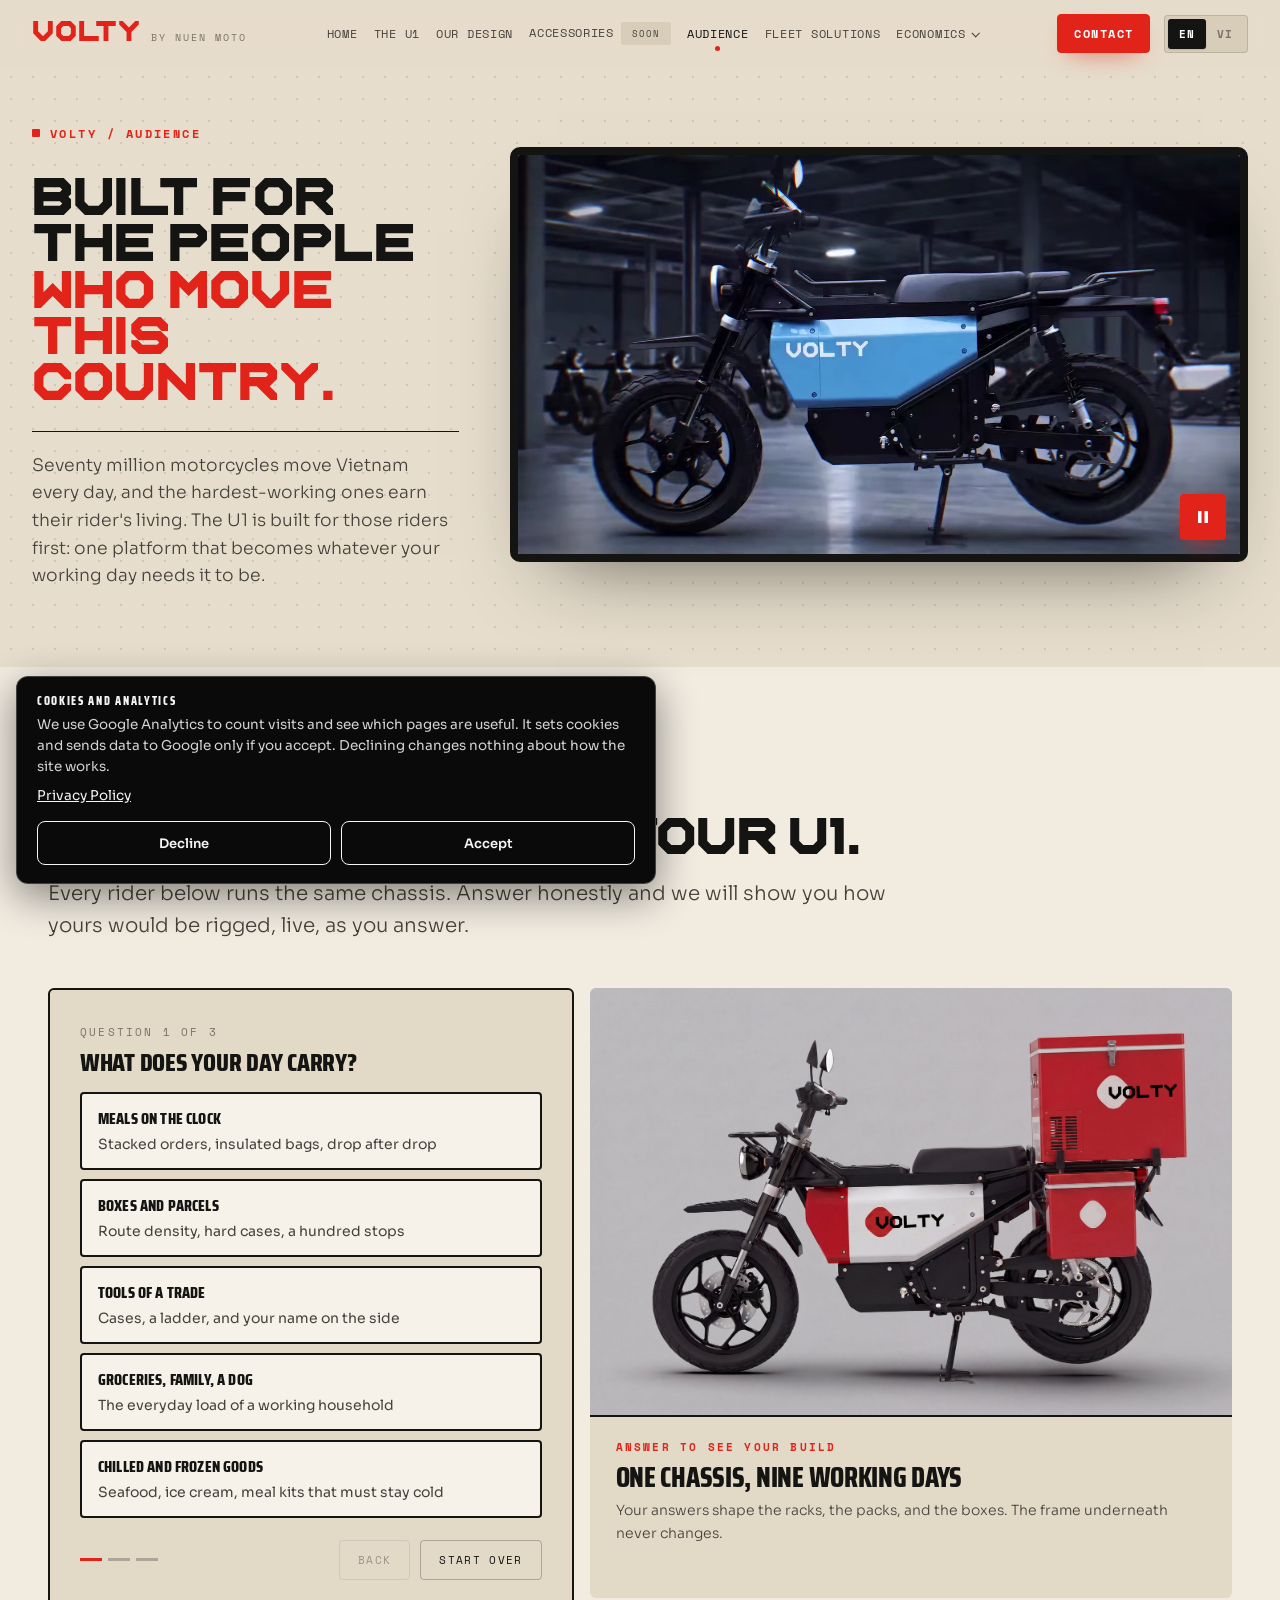
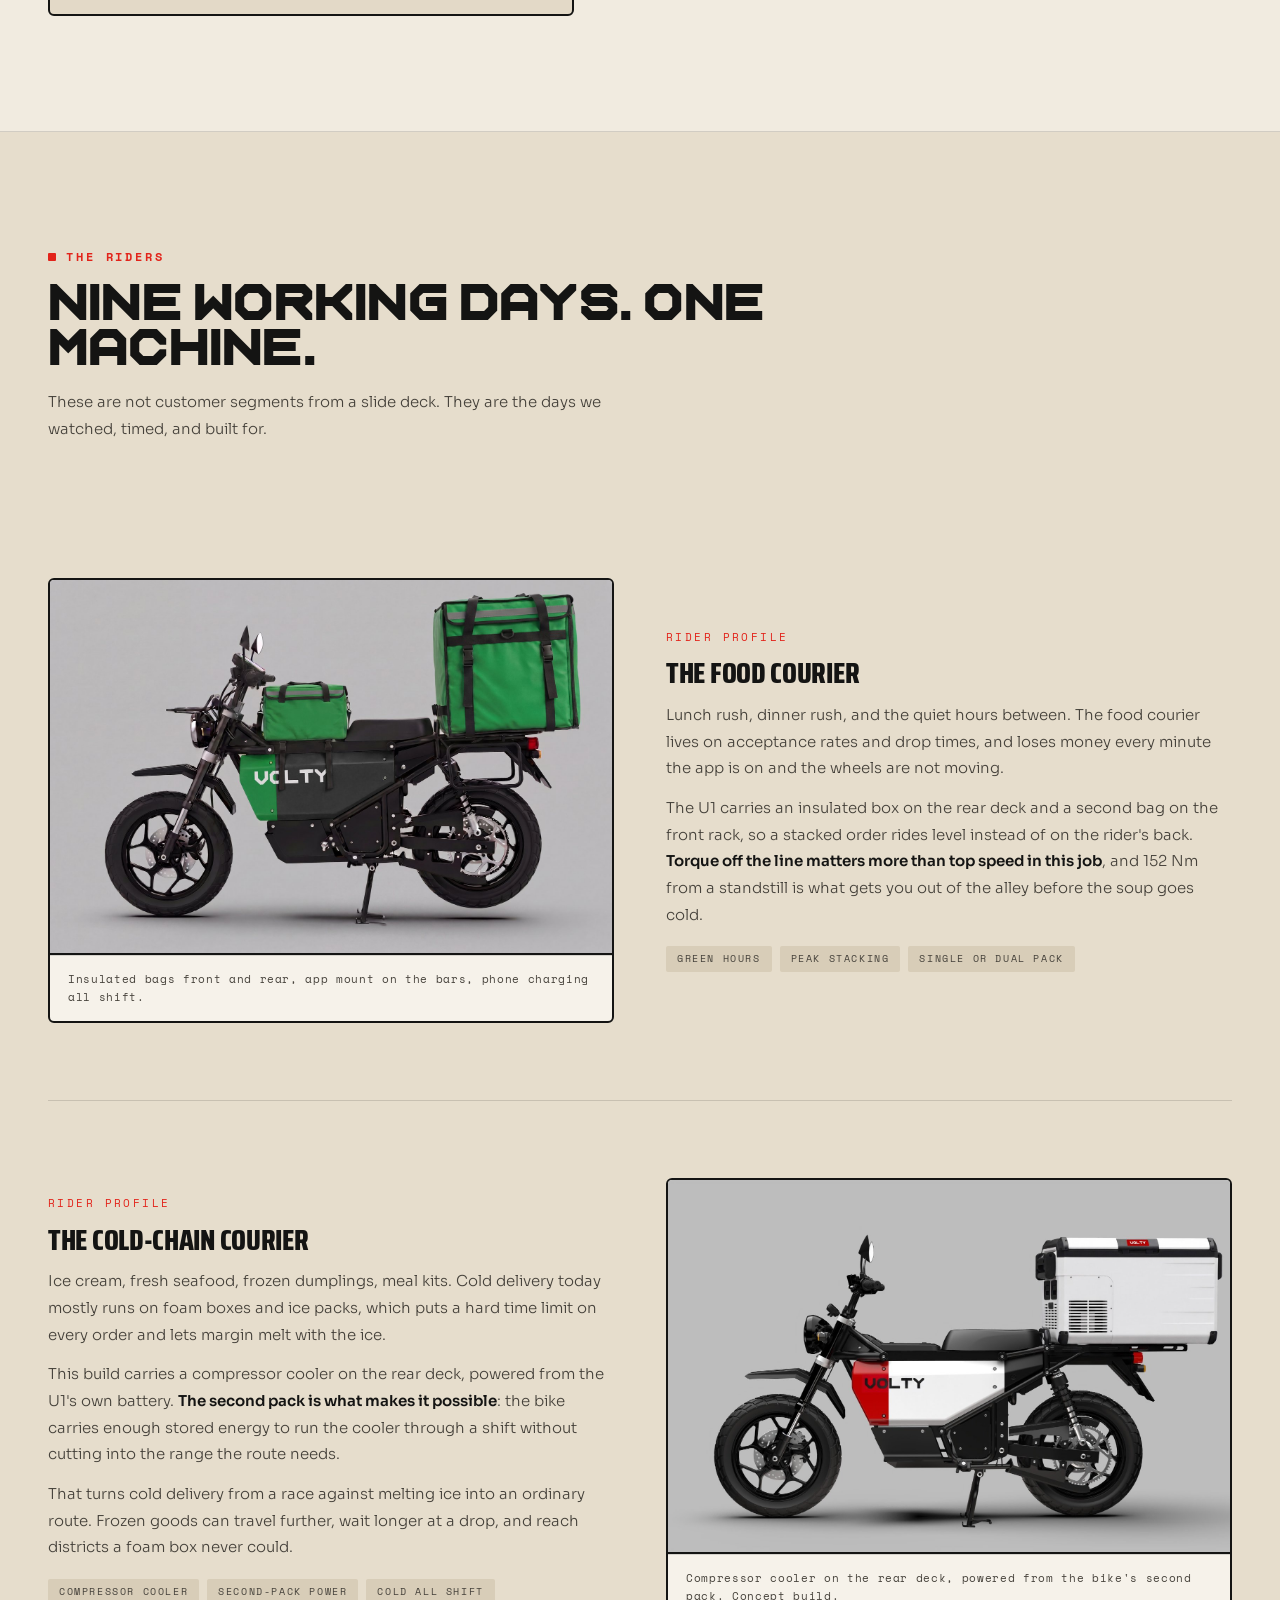
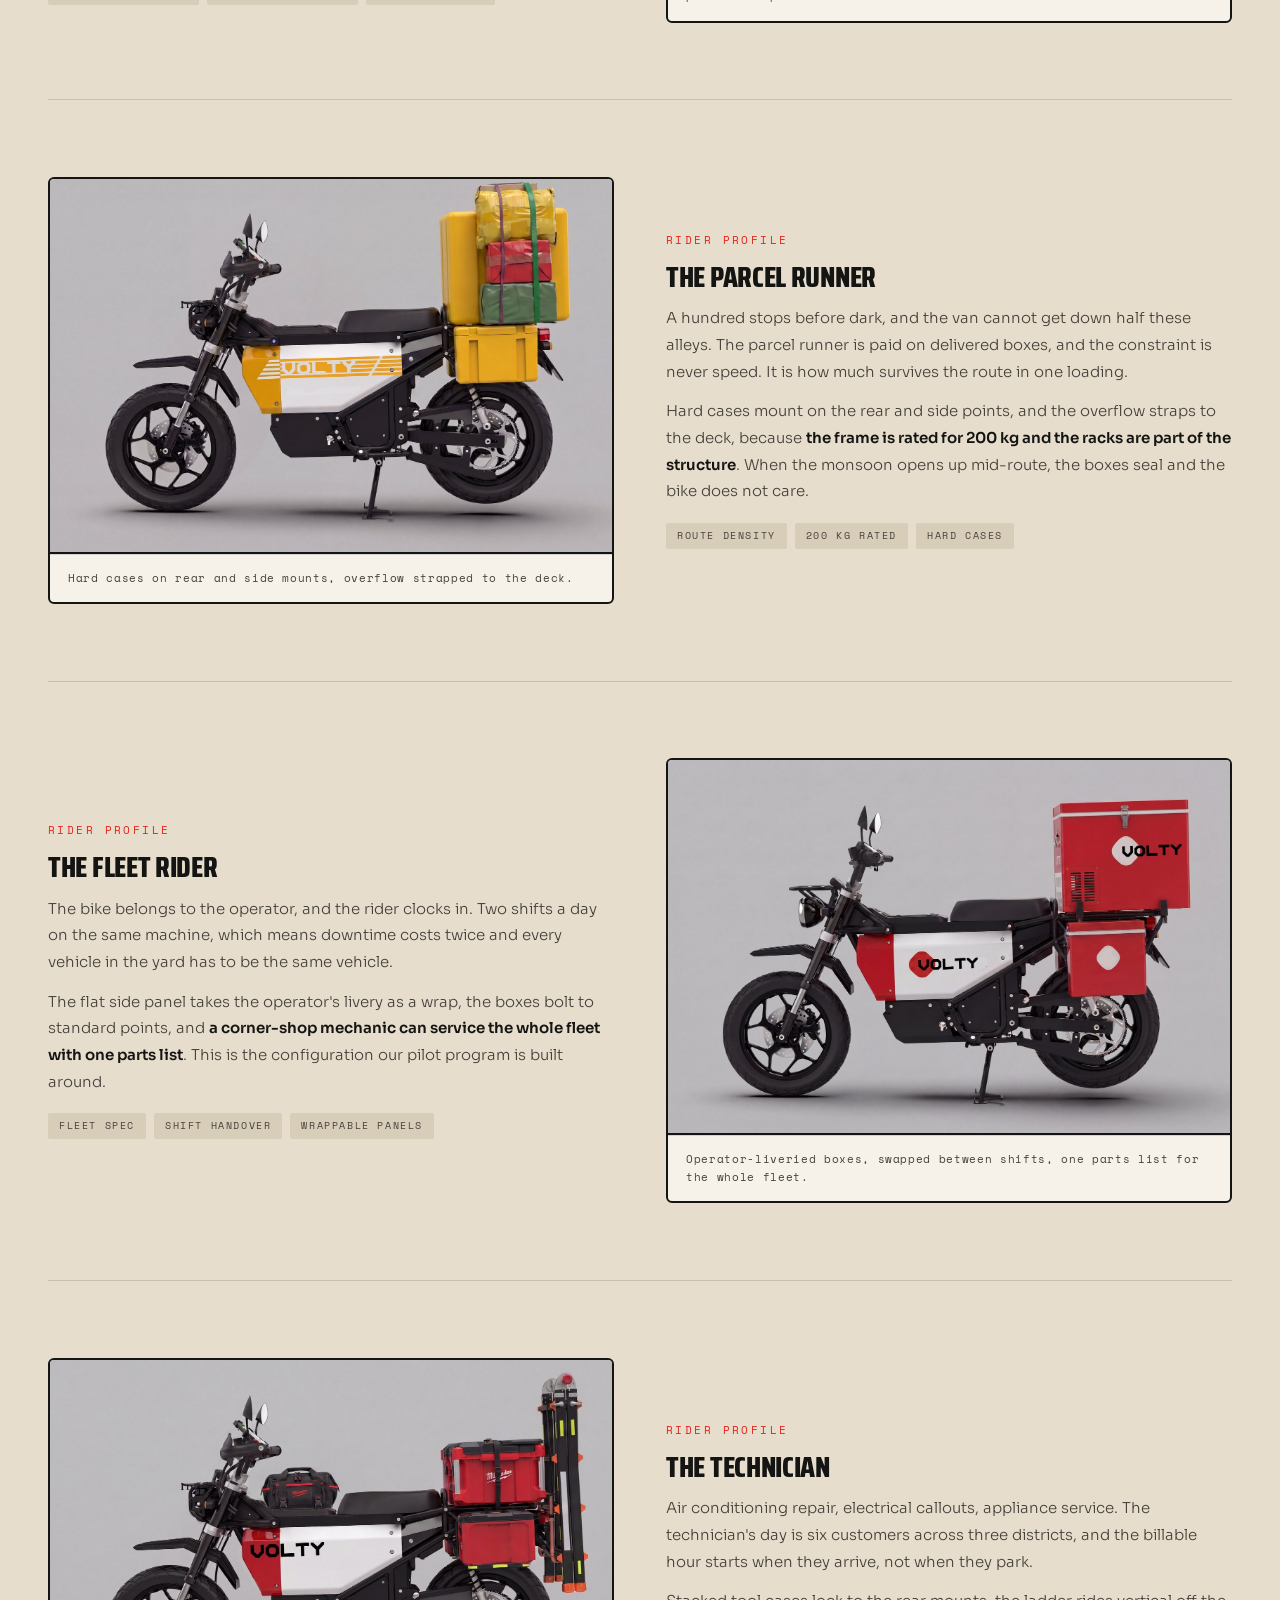
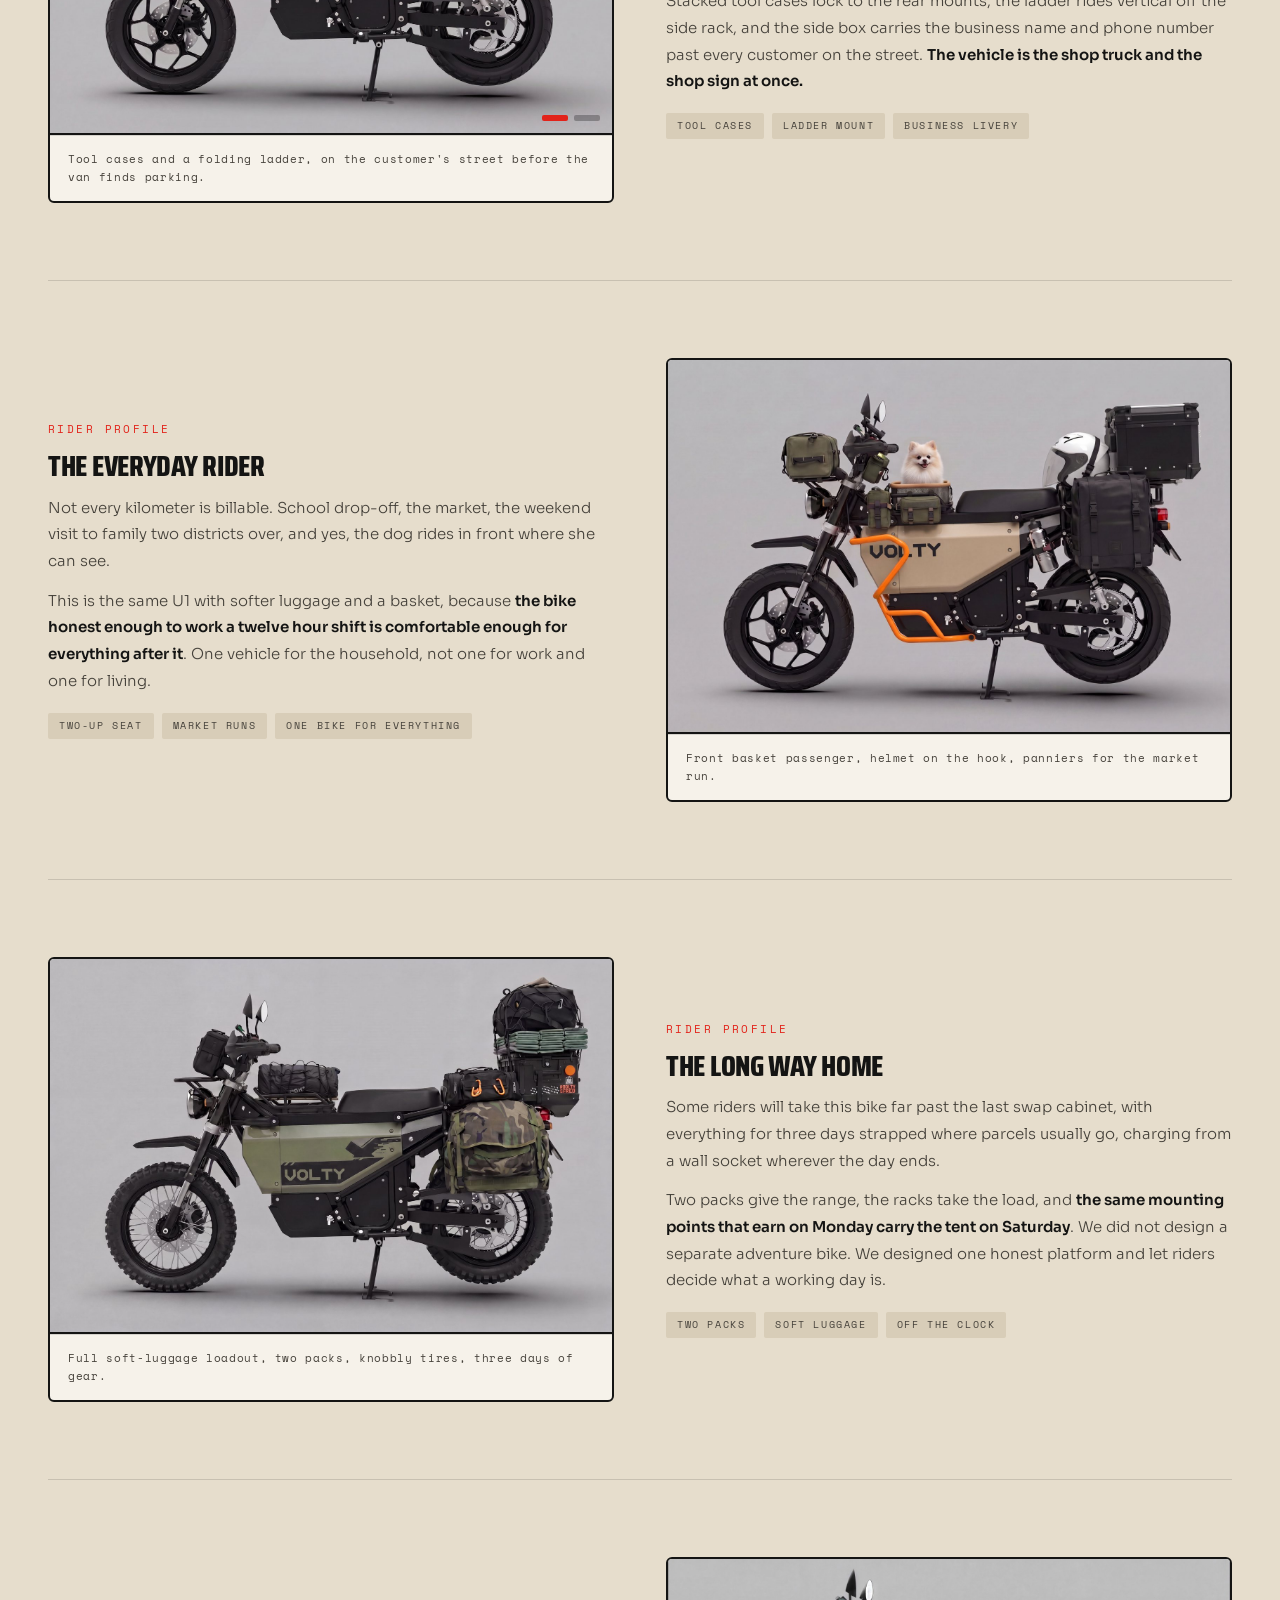
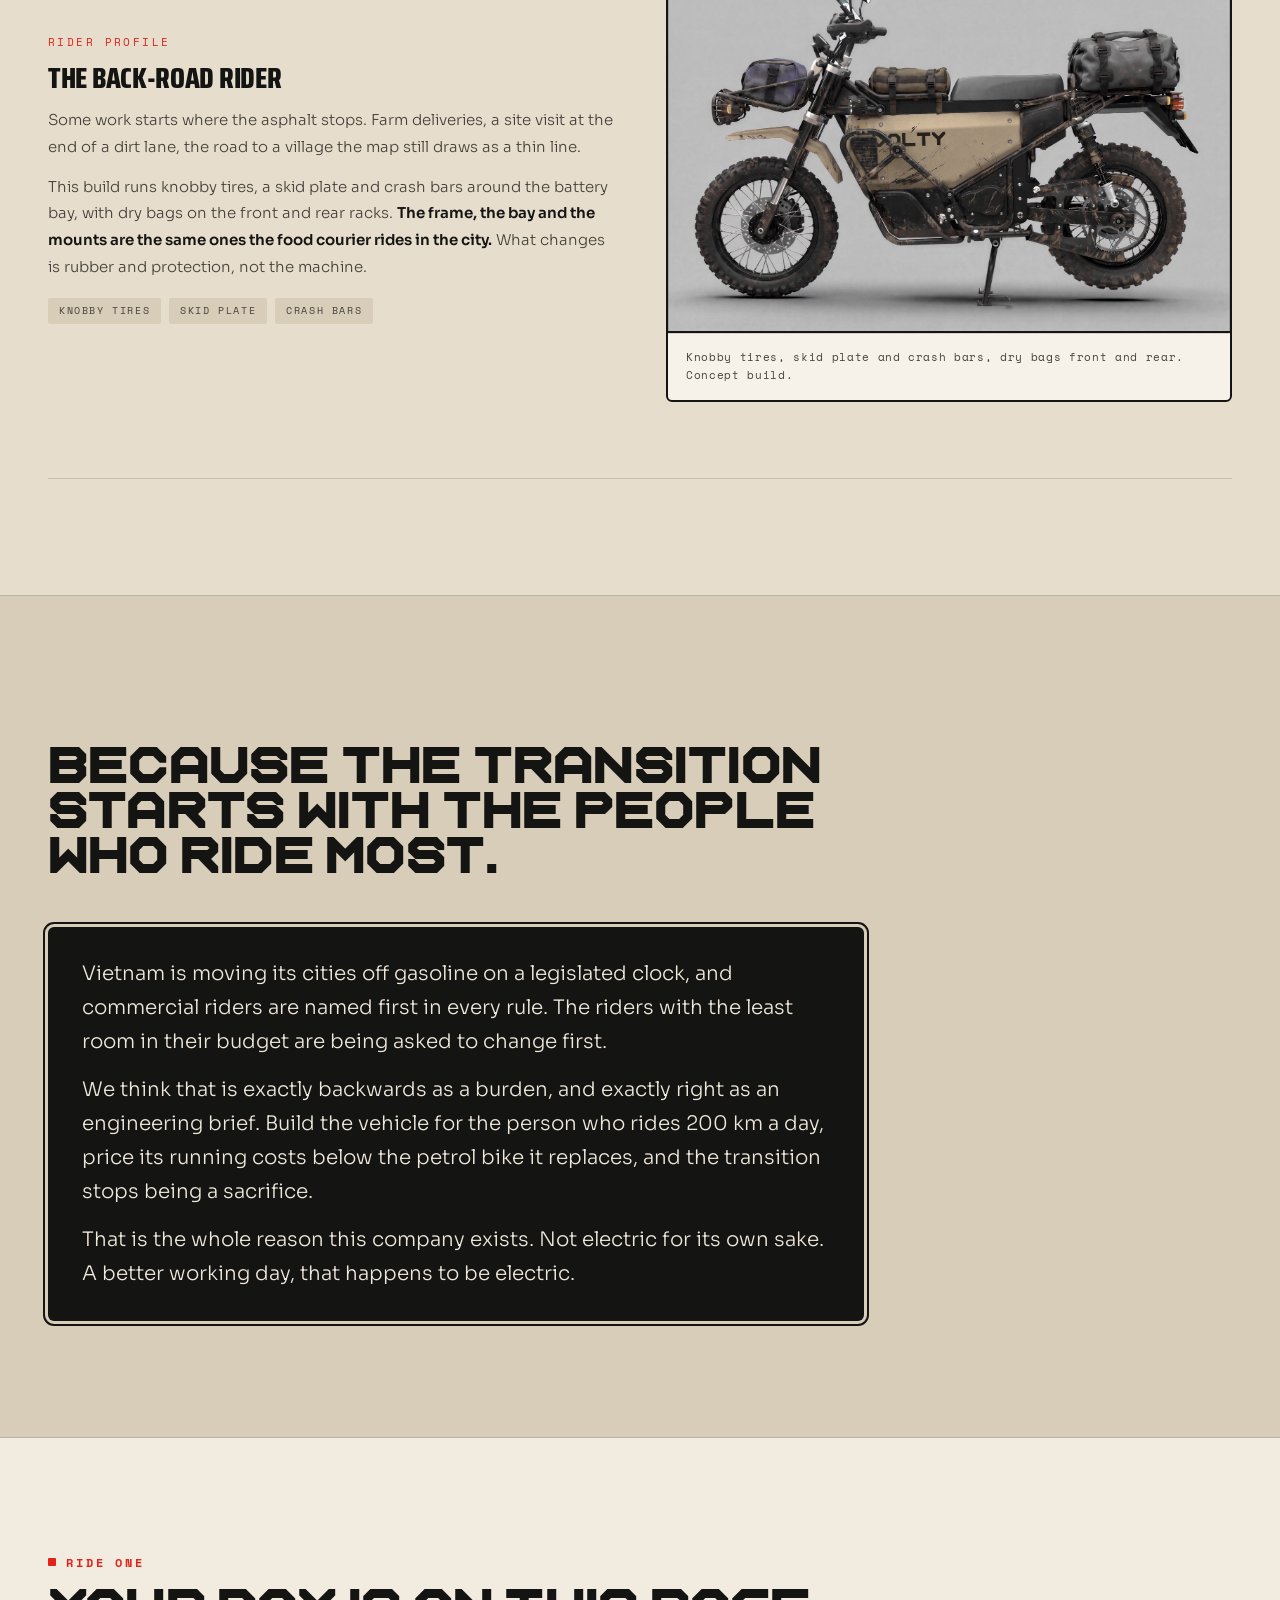
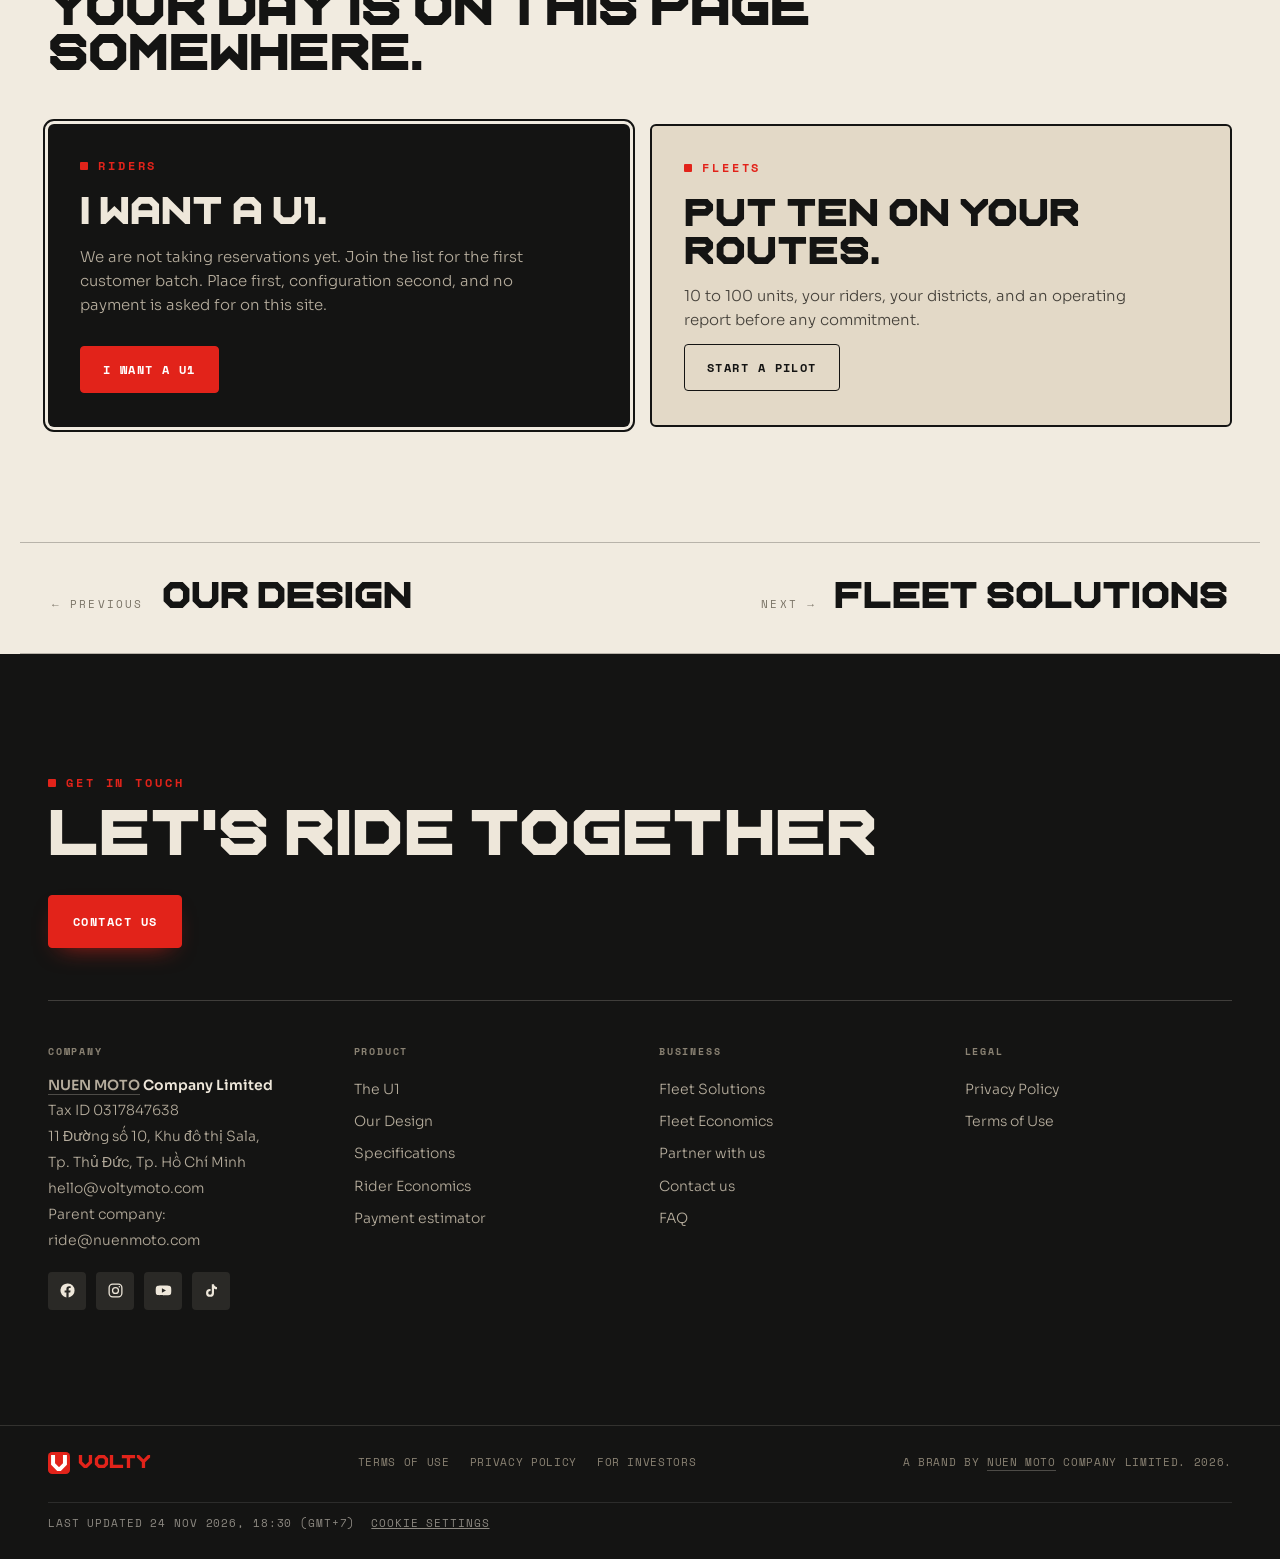
<file: audience.html>
<!DOCTYPE html>
<html lang="en"><head>
<meta charset="utf-8"/>
<meta content="width=device-width, initial-scale=1" name="viewport"/>
<meta content="Who the Volty U1 is built for: food couriers, parcel runners, technicians, fleet riders, and the everyday riders of Vietnam. Answer three questions and see your build." name="description"/>
<link href="https://voltymoto.com/audience.html" rel="canonical"/>
<title>Audience | Volty by NUEN MOTO</title>
<style>
/* Fonts are embedded in the page so they load on every device, with no separate
   font files to upload. Latin and Vietnamese subsets are split by unicode-range. */
@font-face{font-family:'Name Smile';src:url([data-uri]) format('woff2');font-weight:400;font-style:normal;font-display:swap}
@font-face{font-family:'Saira Condensed';src:url([data-uri]) format('woff2');font-weight:800;font-style:normal;font-display:swap;unicode-range:U+0000-00FF,U+0131,U+0152-0153,U+02BB-02BC,U+02C6,U+02DA,U+02DC,U+0304,U+0308,U+0329,U+2000-206F,U+20AC,U+2122,U+2191,U+2193,U+2212,U+2215,U+FEFF,U+FFFD}
@font-face{font-family:'Saira Condensed';src:url([data-uri]) format('woff2');font-weight:800;font-style:normal;font-display:swap;unicode-range:U+0102-0103,U+0110-0111,U+0128-0129,U+0168-0169,U+01A0-01A1,U+01AF-01B0,U+0300-0301,U+0303-0304,U+0308-0309,U+0323,U+0329,U+1EA0-1EF9,U+20AB}
@font-face{font-family:'Sora';src:url([data-uri]) format('woff2');font-weight:300;font-style:normal;font-display:swap}
@font-face{font-family:'Sora';src:url([data-uri]) format('woff2');font-weight:400;font-style:normal;font-display:swap}
@font-face{font-family:'Sora';src:url([data-uri]) format('woff2');font-weight:600;font-style:normal;font-display:swap}
@font-face{font-family:'Space Mono';src:url([data-uri]) format('woff2');font-weight:400;font-style:normal;font-display:swap}
@font-face{font-family:'Space Mono';src:url([data-uri]) format('woff2');font-weight:700;font-style:normal;font-display:swap}
@font-face{font-family:'Be Vietnam Pro';src:url([data-uri]) format('woff2');font-weight:400;font-style:normal;font-display:swap;unicode-range:U+0000-00FF,U+0131,U+0152-0153,U+02BB-02BC,U+02C6,U+02DA,U+02DC,U+0304,U+0308,U+0329,U+2000-206F,U+20AC,U+2122,U+2191,U+2193,U+2212,U+2215,U+FEFF,U+FFFD}
@font-face{font-family:'Be Vietnam Pro';src:url([data-uri]) format('woff2');font-weight:400;font-style:normal;font-display:swap;unicode-range:U+0102-0103,U+0110-0111,U+0128-0129,U+0168-0169,U+01A0-01A1,U+01AF-01B0,U+0300-0301,U+0303-0304,U+0308-0309,U+0323,U+0329,U+1EA0-1EF9,U+20AB}
@font-face{font-family:'Be Vietnam Pro';src:url([data-uri]) format('woff2');font-weight:800;font-style:normal;font-display:swap;unicode-range:U+0000-00FF,U+0131,U+0152-0153,U+02BB-02BC,U+02C6,U+02DA,U+02DC,U+0304,U+0308,U+0329,U+2000-206F,U+20AC,U+2122,U+2191,U+2193,U+2212,U+2215,U+FEFF,U+FFFD}
@font-face{font-family:'Be Vietnam Pro';src:url([data-uri]) format('woff2');font-weight:800;font-style:normal;font-display:swap;unicode-range:U+0102-0103,U+0110-0111,U+0128-0129,U+0168-0169,U+01A0-01A1,U+01AF-01B0,U+0300-0301,U+0303-0304,U+0308-0309,U+0323,U+0329,U+1EA0-1EF9,U+20AB}
</style>
<!--icons:start-->
<link rel="apple-touch-icon" sizes="180x180" href="/apple-touch-icon.png?v=2">
<link rel="manifest" href="/site.webmanifest?v=2">
<meta name="apple-mobile-web-app-title" content="Volty">
<meta name="application-name" content="Volty">
<!--icons:end-->
<!--og:start-->
<meta property="og:site_name" content="Volty by NUEN MOTO">
<meta property="og:type" content="website">
<meta property="og:url" content="https://voltymoto.com/audience.html">
<meta property="og:title" content="Audience | Volty by NUEN MOTO">
<meta property="og:description" content="Who the Volty U1 is built for: food couriers, parcel runners, technicians, fleet riders, and the everyday riders of Vietnam. Answer three questions and see your build.">
<meta property="og:image" content="https://voltymoto.com/og-audience.jpg">
<meta property="og:image:secure_url" content="https://voltymoto.com/og-audience.jpg">
<meta property="og:image:type" content="image/jpeg">
<meta property="og:image:width" content="1200">
<meta property="og:image:height" content="630">
<meta property="og:image:alt" content="Volty by NUEN MOTO: Audience">
<meta name="twitter:card" content="summary_large_image">
<meta name="twitter:title" content="Audience | Volty by NUEN MOTO">
<meta name="twitter:description" content="Who the Volty U1 is built for: food couriers, parcel runners, technicians, fleet riders, and the everyday riders of Vietnam. Answer three questions and see your build.">
<meta name="twitter:image" content="https://voltymoto.com/og-audience.jpg">
<!--og:end-->

<link href="favicon.svg" rel="icon" type="image/svg+xml"/>
<link href="favicon-32.png" rel="icon" sizes="32x32" type="image/png"/>
<link href="favicon-16.png" rel="icon" sizes="16x16" type="image/png"/>
<meta content="#F3EFE7" name="theme-color"/>
<style>
</style>
<style>:root{
  --red:#E2231A; --red-d:#9c130c; --red-l:#ff4133;
  --bg:#F3EFE7; --bg1:#FFFFFF; --bg2:#EFE9DE;
  --white:#151514; --muted:#4B4944; --faint:#8C887E;
  --blue:#56a6f2; --green:#3F8A45; --amber:#C8561E;
  --line:rgba(21,21,20,.10); --line2:rgba(21,21,20,.18);
  --disp:"Saira Condensed",sans-serif; --wordmark:"Name Smile","Saira Condensed",sans-serif; --mono:"Space Mono",monospace; --body:"Sora",sans-serif;
  --max:1240px;
}
*{box-sizing:border-box;margin:0;padding:0}
html{scroll-behavior:smooth}
body{background:var(--bg);color:var(--white);font-family:var(--body);font-weight:300;line-height:1.6;-webkit-font-smoothing:antialiased;overflow-x:hidden}
a{color:inherit;text-decoration:none}
img{display:block;max-width:100%}
.wrap{max-width:var(--max);margin:0 auto;padding:0 28px}
.pad{padding:clamp(70px,9vw,130px) 0}
.eyebrow{font-family:var(--mono);font-size:12px;letter-spacing:.28em;text-transform:uppercase;color:var(--red);font-weight:700}
.eyebrow.blue{color:var(--blue)}.eyebrow.green{color:var(--green)}
h1,h2,h3{font-family:var(--disp);font-weight:800;line-height:.94;letter-spacing:-.01em;text-transform:uppercase}
.lead{font-size:clamp(16px,1.6vw,20px);color:var(--muted);font-weight:300;max-width:62ch}
.rv{opacity:0;transform:translateY(26px);transition:opacity .8s cubic-bezier(.2,.7,.2,1),transform .8s cubic-bezier(.2,.7,.2,1)}
.rv.in{opacity:1;transform:none}
.rv.d1{transition-delay:.08s}.rv.d2{transition-delay:.16s}
.shead{display:flex;flex-direction:column;gap:16px;margin-bottom:52px;max-width:860px}

/* NAV */
nav{position:fixed;top:0;left:0;right:0;z-index:80;display:flex;align-items:center;justify-content:space-between;
    padding:15px 28px;backdrop-filter:blur(10px);background:rgba(243,239,231,0);transition:background .35s,border-color .35s;border-bottom:1px solid transparent}
nav.scrolled{background:rgba(243,239,231,.85);border-bottom:1px solid var(--line)}
.brand{display:flex;align-items:center;gap:10px;font-family:var(--disp);font-weight:900;font-size:24px;letter-spacing:.02em;z-index:90}
.brand .mk{width:14px;height:24px;background:var(--red);display:inline-block;transform:skewX(-12deg)}
.navlinks{display:flex;gap:26px;align-items:center;font-family:var(--mono);font-size:12px;letter-spacing:.14em;text-transform:uppercase;color:var(--muted)}
.navlinks a:hover,.navlinks a.on{color:var(--white)}
.navr{display:flex;align-items:center;gap:14px}
.navcta{font-family:var(--mono);font-size:12px;letter-spacing:.12em;text-transform:uppercase;border:1px solid var(--line2);padding:9px 16px;transition:.25s;color:var(--white)}
.navcta:hover{background:var(--red);border-color:var(--red)}
.burger{display:none;flex-direction:column;gap:5px;background:none;border:0;cursor:pointer;z-index:90}
.burger span{width:24px;height:2px;background:var(--white);transition:.3s}
.mpanel{position:fixed;inset:0;background:rgba(243,239,231,.98);z-index:85;display:none;flex-direction:column;justify-content:center;gap:6px;padding:40px}
.mpanel a{font-family:var(--disp);font-weight:700;font-size:28px;text-transform:uppercase;color:var(--muted);padding:8px 0;border-bottom:1px solid var(--line)}
.mpanel.show{display:flex}
@media(max-width:1200px){.navlinks{display:none}.burger{display:flex}}

/* VIDEO HERO */
.vhero{position:relative;height:94vh;height:94svh;min-height:660px;max-height:1000px;overflow:hidden;background:#000;border-bottom:1px solid var(--line)}
.vhero::before{content:"";position:absolute;left:0;top:0;bottom:0;width:8px;background:var(--red);z-index:5}
.vhero-video{position:absolute;inset:0;width:100%;height:100%;object-fit:cover;object-position:50% 50%;z-index:0}
.vhero-scrim{position:absolute;inset:0;z-index:1;pointer-events:none;background:
  linear-gradient(180deg,rgba(243,239,231,.74) 0%,rgba(243,239,231,.12) 18%,rgba(243,239,231,.10) 52%,rgba(243,239,231,.55) 74%,rgba(243,239,231,.90) 89%,rgba(243,239,231,.97) 100%)}
.vhero-content{position:absolute;left:0;right:0;bottom:0;z-index:4;padding-bottom:clamp(30px,4vh,50px)}
.vhero .xh-head{max-width:880px}
.xh-crumb{font-family:var(--mono);font-size:12px;letter-spacing:.16em;text-transform:uppercase;
  color:rgba(21,21,20,.7);margin-bottom:16px;text-shadow:0 2px 14px rgba(0,0,0,.8)}
.xh-crumb a:hover{color:var(--red)}
.vhero h1{color:#fff;text-shadow:0 3px 26px rgba(0,0,0,.6)}
.vhero h1 em{font-style:normal;color:var(--red)}
.vhero .lead{color:rgba(21,21,20,.92);margin-top:16px;text-shadow:0 2px 18px rgba(0,0,0,.7)}
.vhero-ctl{position:absolute;right:22px;bottom:22px;z-index:6;width:38px;height:38px;border-radius:50%;
  border:1px solid rgba(21,21,20,.35);background:rgba(0,0,0,.35);color:#fff;cursor:pointer;
  display:flex;align-items:center;justify-content:center;backdrop-filter:blur(6px)}
.vhero-ctl svg{width:14px;height:14px;fill:#fff}
.vhero-ctl .ic-play{display:none}
.vhero.paused .vhero-ctl .ic-pause{display:none}.vhero.paused .vhero-ctl .ic-play{display:block}
.vhero-ctl:focus-visible{outline:2px solid #fff;outline-offset:3px}
@media(max-width:760px){.vhero{height:auto;min-height:0;max-height:none}
  .vhero-content{position:relative;padding:300px 0 30px}
  .vhero-scrim{background:linear-gradient(180deg,rgba(243,239,231,.80) 0%,rgba(243,239,231,.20) 16%,rgba(243,239,231,.24) 34%,rgba(243,239,231,.78) 54%,rgba(243,239,231,.93) 72%,rgba(243,239,231,.97) 100%)}
  .vhero-ctl{right:14px;bottom:14px}}

/* MATCHER */
.match{background:#FFFFFF;border-bottom:1px solid var(--line)}
.mbox{border:1px solid var(--line);display:grid;grid-template-columns:.9fr 1.1fr;background:var(--line);gap:1px}
.mbox>div{background:var(--bg)}
.mq{padding:34px 30px;display:flex;flex-direction:column}
.mq .qk{font-family:var(--mono);font-size:11px;letter-spacing:.2em;text-transform:uppercase;color:var(--faint);margin-bottom:8px}
.mq h3{font-size:clamp(19px,2vw,26px);margin-bottom:18px}
.mq .opts{display:flex;flex-direction:column;gap:9px}
.mq .opts button{text-align:left;font-family:var(--body);font-size:14px;color:var(--muted);
  border:1px solid var(--line2);background:none;padding:13px 16px;cursor:pointer;transition:.2s;line-height:1.5}
.mq .opts button b{display:block;font-family:var(--disp);font-weight:700;font-size:16px;text-transform:uppercase;
  letter-spacing:.01em;color:var(--white);margin-bottom:3px}
.mq .opts button:hover{border-color:rgba(21,21,20,.4)}
.mq .opts button[aria-pressed=true]{border-color:var(--red);background:rgba(226,35,26,.08)}
.mq .mnav{margin-top:auto;padding-top:22px;display:flex;gap:10px;align-items:center}
.mq .mnav .dots{display:flex;gap:6px;margin-right:auto}
.mq .mnav .dots i{width:22px;height:3px;background:var(--line2);transition:.25s}
.mq .mnav .dots i.on{background:var(--red)}
.mq .mnav button{font-family:var(--mono);font-size:11px;letter-spacing:.12em;text-transform:uppercase;
  padding:11px 18px;border:1px solid var(--line2);background:none;color:var(--white);cursor:pointer;transition:.2s}
.mq .mnav button:hover{background:var(--red);border-color:var(--red)}
.mq .mnav button[disabled]{opacity:.35;pointer-events:none}
.mres{position:relative;min-height:420px;overflow:hidden}
.mres img{position:absolute;inset:0;width:100%;height:100%;object-fit:cover;transition:opacity .5s}
.mres .veil{position:absolute;inset:0;background:linear-gradient(0deg,rgba(243,239,231,.94) 0%,rgba(243,239,231,.4) 42%,rgba(243,239,231,.12) 70%)}
.mres .mtxt{position:absolute;left:0;right:0;bottom:0;padding:26px 28px}
.mres .mtag{font-family:var(--mono);font-size:11px;letter-spacing:.2em;text-transform:uppercase;color:var(--green);margin-bottom:8px}
.mres h3{font-size:clamp(21px,2.2vw,30px);margin-bottom:8px}
.mres p{color:rgba(21,21,20,.85);font-size:14px;line-height:1.7;max-width:56ch}
.mres .mchip{display:inline-flex;gap:8px;flex-wrap:wrap;margin-top:14px}
.mres .mchip span{font-family:var(--mono);font-size:10px;letter-spacing:.14em;text-transform:uppercase;
  color:var(--white);border:1px solid rgba(21,21,20,.35);padding:6px 10px;background:rgba(0,0,0,.35)}
@media(max-width:900px){.mbox{grid-template-columns:1fr}.mres{min-height:340px}}

/* RIDER ROWS */
.riders .frow{display:grid;grid-template-columns:1fr 1fr;gap:52px;align-items:center;
  padding:clamp(50px,6vw,86px) 0;border-bottom:1px solid var(--line)}
.riders .frow:nth-child(even) .fmedia{order:-1}
.riders h3{font-size:clamp(21px,2.3vw,32px);margin-bottom:14px}
.riders p{color:var(--muted);font-size:15px;line-height:1.78;margin-bottom:13px;max-width:54ch}
.riders p b{color:var(--white);font-weight:600}
.fk{font-family:var(--mono);font-size:11px;letter-spacing:.22em;text-transform:uppercase;color:var(--red);margin-bottom:14px}
.fmedia{border:1px solid var(--line);background:#FFFFFF;overflow:hidden}
.fmedia .fr{aspect-ratio:3/2;overflow:hidden}
.fmedia img{width:100%;height:100%;object-fit:cover;display:block;transition:transform .7s cubic-bezier(.2,.7,.2,1)}
.fmedia:hover img{transform:scale(1.03)}
.fmedia figcaption{padding:14px 18px 15px;background:#FFFFFF;border-top:1px solid var(--line);
  font-family:var(--mono);font-size:11px;letter-spacing:.06em;color:var(--muted);line-height:1.65}
.rtags{display:flex;gap:8px;flex-wrap:wrap;margin-top:18px}
.rtags span{font-family:var(--mono);font-size:10px;letter-spacing:.16em;text-transform:uppercase;
  color:var(--muted);border:1px solid var(--line2);padding:6px 10px}
@media(max-width:900px){.riders .frow{grid-template-columns:1fr;gap:26px}.riders .frow:nth-child(even) .fmedia{order:0}}

/* WHY */
.why{background:#FFFFFF;border-top:1px solid var(--line);border-bottom:1px solid var(--line)}
.why .state{border-left:3px solid var(--red);padding:4px 0 4px 24px;max-width:68ch}
.why .state p{color:var(--white);font-size:clamp(16px,1.65vw,20px);line-height:1.7;margin-bottom:14px}
.why .state p:last-child{margin-bottom:0}

/* CTA + PAGER */
.paths{display:grid;grid-template-columns:1fr 1fr;gap:1px;background:var(--line);border:1px solid var(--line);margin-top:44px}
.path{background:var(--bg);padding:38px 32px;display:flex;flex-direction:column;gap:12px;min-height:240px}
.path h3{font-size:clamp(20px,2.2vw,28px);margin-top:8px}
.path p{color:var(--muted);font-size:15px;max-width:42ch}
.path .navcta{margin-top:auto;align-self:flex-start;padding:13px 22px}
.path.prime{background:linear-gradient(180deg,rgba(226,35,26,.10),rgba(226,35,26,.02))}
.path.prime .navcta{background:var(--red);border-color:var(--red)}
@media(max-width:760px){.paths{grid-template-columns:1fr}.path{min-height:0}}
.pager{border-top:1px solid var(--line);background:#FFFFFF}
.pager .wrap{display:grid;grid-template-columns:1fr 1fr;gap:1px;padding:0}
.pager a{padding:38px 28px;background:var(--bg);transition:.28s;display:block}
.pager a:hover{background:#EFE9DE}
.pager a.next{text-align:right;border-left:1px solid var(--line)}
.pager .k{font-family:var(--mono);font-size:11px;letter-spacing:.18em;text-transform:uppercase;color:var(--faint);display:block;margin-bottom:10px}
.pager b{font-family:var(--disp);font-weight:800;text-transform:uppercase;font-size:clamp(22px,2.6vw,32px);transition:.28s}
.pager a:hover b{color:var(--red)}
@media(max-width:720px){.pager .wrap{grid-template-columns:1fr}.pager a.next{border-left:0;border-top:1px solid var(--line);text-align:left}}

.ndd{position:relative;display:inline-flex}
.ndd .nddb{display:inline-flex;align-items:center;gap:6px}
.ndd .nddb::after{content:"";width:6px;height:6px;border-right:1.6px solid currentColor;border-bottom:1.6px solid currentColor;transform:rotate(45deg) translateY(-2px)}
.nddm{position:absolute;top:100%;left:50%;transform:translateX(-50%);padding-top:14px;display:none;flex-direction:column;min-width:190px}
.nddm a{background:#FFFFFF;border:1px solid var(--line2);border-top-width:0;padding:13px 16px;color:var(--muted);white-space:nowrap}
.nddm a:first-child{border-top-width:1px}
.nddm a:hover{color:var(--white);background:#EFE9DE}
.ndd:hover .nddm,.ndd:focus-within .nddm{display:flex}
</style><style>
.navlinks a:hover{color:var(--red)!important}
.nddm a:hover{color:var(--red)!important}
.ddmenu a:hover b{color:var(--red)!important}
.mpanel a:hover{color:var(--red)!important}
.fmap a:hover{color:var(--red)!important}
.fcol a:hover{color:var(--red)!important}
.flegal a:hover{color:var(--red)!important}
.rfoot a:hover{color:var(--red)!important}
.ecrumb a:hover{color:var(--red)!important}
.dd>button:hover,.dd.open>button{color:var(--red)!important}
.dd:hover .ddmenu{opacity:1!important;visibility:visible!important;transform:translateX(-50%) translateY(0)!important}
.ddmenu a:hover{color:var(--red)!important;background:rgba(21,21,20,.04)!important;border-left-color:var(--red)!important}
.ddmenu a:hover b{color:var(--red)!important}
/* index and vision: match the Economics dropdown and language switch to the other pages */
.ddmenu{top:100%!important;padding:14px 0 0!important;background:none!important;border:0!important;
  min-width:190px!important;box-shadow:none!important}
.dd.open .ddmenu,.dd:hover .ddmenu{transform:translateX(-50%) translateY(0)!important}
.ddmenu a{display:block!important;background:#FFFFFF!important;border:1px solid var(--line2)!important;
  border-top-width:0!important;padding:13px 16px!important;white-space:nowrap!important;color:var(--muted)!important}
.ddmenu a:first-child{border-top-width:1px!important}
.ddmenu a:hover{background:#EFE9DE!important;color:var(--red)!important;border-left-color:var(--line2)!important}
.ddmenu a .eyebrow{display:none!important}
.ddmenu a b{font-family:var(--mono)!important;font-size:12px!important;font-weight:400!important;
  letter-spacing:.14em!important;text-transform:uppercase!important;color:inherit!important;display:block!important}
.langsw{border-radius:0!important;background:none!important;border:1px solid var(--line2)!important}
.langsw button{padding:8px 12px!important;border-radius:0!important}
.langsw button:not(.on):hover{color:var(--red)!important}

/* ===== BRAND LOCKUP ===== */
.brand,.fbrand{display:flex;align-items:baseline;gap:12px;font-family:var(--wordmark);font-weight:400;
  letter-spacing:.01em;line-height:1;z-index:90}
.brand{font-size:26px}
.fbrand{font-size:30px}
.brand .mk,.fbrand .mk{display:none}
.brand .bby,.fbrand .bby{font-family:var(--mono);font-weight:400;font-size:10px;letter-spacing:.26em;
  text-transform:uppercase;color:var(--faint);white-space:nowrap;transition:color .25s}
.brand:hover .bby{color:var(--muted)}
@media(max-width:520px){.brand{font-size:23px;gap:8px}.brand .bby{font-size:8px;letter-spacing:.16em}}
@media(max-width:380px){.brand .bby{display:none}}

/* ===== SITE FOOTER ===== */
footer{border-top:1px solid var(--line);padding:0;background:#FFFFFF}
.sfoot{display:grid;grid-template-columns:1.25fr .85fr 1fr 1.05fr;gap:44px;
  padding:clamp(52px,6vw,78px) 0 44px}
.sfoot .fk{font-family:var(--mono);font-size:11px;letter-spacing:.24em;text-transform:uppercase;
  color:var(--red);margin-bottom:20px}
.sfoot .fname{font-family:var(--disp);font-weight:800;text-transform:uppercase;font-size:19px;
  letter-spacing:.01em;margin-bottom:14px;line-height:1.1}
.sfoot p,.sfoot address{font-style:normal;font-size:14px;color:var(--muted);line-height:1.7;margin-bottom:12px}
.sfoot a{color:var(--muted);transition:color .2s}
.sfoot a:hover{color:var(--white)}
.fmap{display:grid;grid-template-rows:repeat(4,auto);grid-auto-flow:column;gap:9px 22px}
.fmap a{font-size:14px;padding:3px 0;border-bottom:1px solid transparent;width:fit-content}
.fmap a:hover{border-bottom-color:var(--red)}
.fline{display:block;font-family:var(--mono);font-size:14px;letter-spacing:.02em;color:var(--muted);
  padding:3px 0;width:fit-content}
a.fline{border-bottom:1px solid var(--red)}
a.fline:hover{color:var(--white)}
.ftag{font-family:var(--disp);font-weight:800;text-transform:uppercase;letter-spacing:.01em;
  font-size:17px;color:var(--white);margin-top:14px;line-height:1.1}
html[lang="vi"] .ftag{font-family:"Be Vietnam Pro","Be Vietnam",sans-serif;font-weight:700;font-size:16px}
.fblurb{max-width:32ch;margin-top:10px}
.fsoc{display:flex;gap:9px;flex-wrap:wrap;margin-top:22px}
.fsoc a{width:40px;height:40px;border:1px solid var(--line2);display:flex;align-items:center;
  justify-content:center;color:var(--white);transition:.22s}
.fsoc a:hover{background:var(--red);border-color:var(--red)}
.fsoc svg{width:18px;height:18px}
.fbase{border-top:1px solid var(--line);display:flex;align-items:center;justify-content:space-between;
  gap:20px;flex-wrap:wrap;padding:22px 0 30px}
.fbase .flinks{display:flex;gap:26px;flex-wrap:wrap;font-family:var(--mono);font-size:11px;
  letter-spacing:.14em;text-transform:uppercase}
.fbase .flinks a{color:var(--faint);transition:color .2s}
.fbase .flinks a:hover{color:var(--white)}
.fbase .flinks a.inv{color:var(--muted)}
.fbase .flinks a.inv:hover{color:var(--red)}
footer .fbase .meta{margin-left:auto;font-family:var(--mono);font-size:11px;letter-spacing:.06em;color:var(--faint)}
@media(max-width:1040px){.sfoot{grid-template-columns:1fr 1fr;gap:40px 34px}}
@media(max-width:620px){.sfoot{grid-template-columns:1fr;gap:38px}.fmap{grid-template-rows:none;grid-auto-flow:row;grid-template-columns:1fr 1fr}.fbase .meta{margin-left:0}.fbase{flex-direction:column;align-items:flex-start}}

/* ===== HEADING TYPE: wordmark face, Vietnamese falls back to Be Vietnam ===== */
h1,h2,.mandate-foot,.path h3,.xh-head h1,.pager b,.dcard b,.legal h2{
  font-family:var(--wordmark);font-weight:400;letter-spacing:0;line-height:1.06;
  font-size:clamp(23px,2.75vw,40px);text-transform:uppercase}
h2{max-width:22ch}
.mandate-foot{max-width:26ch}
.xh-head h1,.phero h1{max-width:26ch}
.pager b{font-size:clamp(20px,2.1vw,28px);max-width:none}
.dcard b{font-size:20px;max-width:none;line-height:1.1}
html[lang="vi"] .pager b{font-size:clamp(19px,2vw,27px)}
html[lang="vi"] .dcard b{font-size:19px}
html[lang="vi"] h1,html[lang="vi"] h2,html[lang="vi"] .mandate-foot,html[lang="vi"] .path h3,html[lang="vi"] .xh-head h1,html[lang="vi"] .pager b,html[lang="vi"] .dcard b,html[lang="vi"] .legal h2{
  font-family:"Be Vietnam Pro","Be Vietnam",sans-serif;font-weight:700;letter-spacing:-.01em;
  line-height:1.16;font-size:clamp(22px,2.6vw,38px)}
html[lang="vi"] h2{max-width:26ch}
@media(max-width:760px){h1,h2,.mandate-foot,.path h3,.xh-head h1,.pager b,.dcard b,.legal h2{font-size:clamp(21px,5.6vw,26px)}
  h2{max-width:100%}html[lang="vi"] h2{max-width:100%}}

.langsw{display:flex;border:1px solid var(--line2);overflow:hidden}
.langsw button{font-family:var(--mono);font-size:11px;letter-spacing:.08em;padding:8px 12px;
  background:none;border:0;color:var(--faint);cursor:pointer;transition:.2s}
.langsw button.on{background:var(--red);color:#fff}
.langsw button:not(.on):hover{color:var(--red)}
</style><style>
/* ============ Shell adopted from the redesigned pages (index, u1, design).
   Kept in its own block so the page's original styles above stay untouched. ============ */
:root{
  --hero:'Name Smile','Saira Condensed',sans-serif;
  --nav-h:64px;
}
/* Name Smile, Sora and Space Mono carry no Vietnamese glyphs.
   On the VI locale the type stack falls back to Be Vietnam Pro. */
html[lang="vi"]{
  --hero:'Be Vietnam Pro',sans-serif;
  --mono:'Be Vietnam Pro',sans-serif;
  --body:'Be Vietnam Pro',sans-serif;
}
h4{font-family:var(--disp);font-weight:800;line-height:.94;letter-spacing:-.01em;text-transform:uppercase}
html[lang="vi"] h1,html[lang="vi"] h2,html[lang="vi"] h3,html[lang="vi"] h4{letter-spacing:-.015em;line-height:1.04}
.pad{padding:clamp(70px,9vw,130px) 0}
.shead{display:flex;flex-direction:column;gap:16px;margin-bottom:46px;max-width:840px}
.shead h2{font-size:clamp(36px,5.6vw,72px)}
/* ---------- nav ---------- */
nav{position:fixed;inset:0 0 auto 0;z-index:80;display:flex;align-items:center;justify-content:space-between;
  padding:13px 28px;background:rgba(243,239,231,0);backdrop-filter:blur(10px);transition:background .35s,border-color .35s;border-bottom:1px solid transparent}
nav.scrolled{background:rgba(243,239,231,.88);border-bottom-color:var(--line)}
/* Same lockup as the teaser page: wordmark and byline on one baseline, no mark. */
.brand{display:flex;align-items:baseline;gap:10px;z-index:90;transition:opacity .2s}
.brand:hover{opacity:.72}
.brand .wm{font-family:var(--hero);font-weight:400;font-size:23px;line-height:1;letter-spacing:.04em;text-transform:uppercase}
html[lang="vi"] .brand .wm{font-family:'Name Smile',sans-serif} /* wordmark is Latin, never translated */
.brand .by{font-family:var(--mono);font-size:10px;line-height:1;letter-spacing:.2em;color:var(--muted);text-transform:uppercase}
@media(max-width:560px){.brand .by{display:none}}
.navlinks{display:flex;gap:26px;align-items:center;font-family:var(--mono);font-size:12px;letter-spacing:.14em;text-transform:uppercase;color:var(--muted)}
.navlinks a:hover{color:var(--white)}
.navlinks a.on{color:var(--white)}
/* ---------- nav: Economics dropdown and coming-soon items ---------- */
.navlinks{position:relative}
.navlinks .drop{position:relative}
.navlinks .drop>button{background:none;border:0;color:var(--muted);font-family:var(--mono);font-size:11.5px;letter-spacing:.14em;text-transform:uppercase;cursor:pointer;padding:0;display:inline-flex;align-items:center;gap:6px}
.navlinks .drop>button:hover,.navlinks .drop.open>button{color:var(--white)}
.navlinks .drop>button::after{content:'';width:5px;height:5px;border-right:1px solid currentColor;border-bottom:1px solid currentColor;transform:rotate(45deg) translateY(-1px);transition:transform .2s}
.navlinks .drop.open>button::after{transform:rotate(-135deg) translateY(-1px)}
.dropmenu{position:absolute;top:calc(100% + 14px);left:-18px;min-width:190px;background:var(--bg2);border:1px solid var(--line2);padding:6px 0;opacity:0;visibility:hidden;transform:translateY(-6px);transition:opacity .18s,transform .18s,visibility .18s;z-index:95}
.navlinks .drop.open .dropmenu,.navlinks .drop:hover .dropmenu{opacity:1;visibility:visible;transform:translateY(0)}
.dropmenu a{display:block;padding:11px 18px;font-family:var(--mono);font-size:11px;letter-spacing:.14em;text-transform:uppercase;color:var(--muted)}
.dropmenu a:hover{color:var(--white);background:var(--bg1)}
.soon{color:var(--faint);cursor:default;display:inline-flex;align-items:center;gap:7px;font-family:var(--mono);font-size:11.5px;letter-spacing:.14em;text-transform:uppercase}
.soon .tag{font-size:8.5px;letter-spacing:.12em;border:1px solid var(--line2);padding:2px 5px;color:var(--faint)}
.mpanel .grp{font-family:var(--mono);font-size:9.5px;letter-spacing:.22em;text-transform:uppercase;color:var(--red);margin:18px 0 2px}
.mpanel .sub{padding-left:18px}
.navr{display:flex;align-items:center;gap:14px}
.navcta{font-family:var(--mono);font-size:12px;letter-spacing:.12em;text-transform:uppercase;border:1px solid var(--line2);padding:9px 16px;transition:.25s;color:var(--white)}
.navcta:hover{background:var(--red);border-color:var(--red)}
.langsw{display:flex;border:1px solid var(--line2);overflow:hidden}
.langsw button{font-family:var(--mono);font-size:11px;letter-spacing:.08em;padding:8px 12px;background:none;border:0;color:var(--faint);cursor:pointer;transition:.2s}
.langsw button.on{background:var(--red);color:#fff}
.burger{display:none;flex-direction:column;gap:5px;background:none;border:0;cursor:pointer;z-index:90}
.burger span{width:24px;height:2px;background:var(--white)}
.mpanel{position:fixed;inset:0;background:rgba(243,239,231,.98);z-index:85;display:none;flex-direction:column;justify-content:center;gap:6px;padding:40px}
.mpanel.show{display:flex}
.mpanel a{font-family:var(--disp);font-weight:700;font-size:30px;text-transform:uppercase;color:var(--muted);padding:8px 0;border-bottom:1px solid var(--line)}
@media(max-width:980px){.navlinks,.navcta{display:none}.burger{display:flex}}

.btns{display:flex;gap:12px;flex-wrap:wrap}
.btn{font-family:var(--mono);font-size:12px;letter-spacing:.12em;text-transform:uppercase;padding:14px 24px;border:1px solid var(--line2);color:var(--white);transition:.25s;display:inline-block;cursor:pointer;background:none}
.btn:hover{border-color:#fff;background:rgba(21,21,20,.08)}
.btn.prime{background:var(--red);border-color:var(--red)}
.btn.prime:hover{background:var(--red-d);border-color:var(--red-d)}
.btn.light{background:#fff;color:#F3EFE7;border-color:#fff}
.btn.light:hover{background:rgba(21,21,20,.85);color:#F3EFE7}

/* ---------- footer ---------- */
.contact{background:linear-gradient(180deg,#F3EFE7,#FFFFFF);position:relative;overflow:hidden}
.contact::before{content:'';position:absolute;left:0;top:0;bottom:0;width:8px;background:var(--red)}
.cbtn{margin-top:30px}
.cgrid{display:grid;grid-template-columns:repeat(4,1fr);gap:38px;margin-top:52px;padding-top:46px;border-top:1px solid var(--line)}
.cgrid h4{font-family:var(--mono);font-size:10px;font-weight:700;letter-spacing:.18em;color:var(--faint);margin-bottom:16px;text-transform:uppercase}
.cgrid a{display:block;color:var(--muted);padding:5px 0;font-size:14px}
.cgrid a:hover{color:var(--white)}
.cgrid .ent{color:var(--muted);font-size:14px;line-height:1.85}
.cgrid .ent b{color:var(--white);font-weight:600}
.csocials{display:flex;gap:10px;margin-top:18px}
.csocials a{width:38px;height:38px;border:1px solid var(--line2);display:grid;place-items:center;padding:0;transition:.2s}
.csocials a:hover{background:var(--red);border-color:var(--red)}
.csocials svg{width:17px;height:17px;fill:currentColor}
footer{border-top:1px solid var(--line);padding:26px 0;background:var(--bg)}
footer .wrap{display:flex;justify-content:space-between;align-items:center;flex-wrap:wrap;gap:14px}
.fbrand{display:flex;align-items:center;gap:8px;font-family:var(--hero);font-size:17px;letter-spacing:.03em;text-transform:uppercase}
html[lang="vi"] .fbrand{font-family:'Name Smile',sans-serif}
.fbrand svg{width:22px;height:22px}
.flinks{display:flex;gap:20px}
.flinks a,.fmeta{font-family:var(--mono);font-size:11px;letter-spacing:.06em;color:var(--faint);text-transform:uppercase}
.flinks a:hover{color:var(--white)}
@media(max-width:900px){.cgrid{grid-template-columns:1fr 1fr}}
@media(max-width:560px){.cgrid{grid-template-columns:1fr}.wrap{padding:0 20px}}

.corp{display:inline;padding:0;color:inherit;border-bottom:1px solid var(--line2);transition:.2s}
.corp:hover{color:var(--red);border-bottom-color:var(--red)}
</style>
<style>
/* Mobile menu stacking. The panel used to sit at z-index 85, above the nav (80),
   which buried the burger once the panel opened: the menu could only be closed by
   choosing a link. The panel now sits under the nav, so the burger, the wordmark
   and the language switch stay reachable over it. */
.mpanel{z-index:79!important;padding-top:calc(var(--nav-h,64px) + 24px)!important}
</style>
<style>
/* =====================================================================
   VOLTY LIGHT EDITION: shared chrome for every inner page.
   Loaded after each page's own styles so it wins without rewriting them.
   The page's own colour tokens are re-pointed to the light palette here,
   which carries most components across on its own.
   ===================================================================== */
:root{
  --red:#E2231A; --red-d:#B8170F; --red-l:#E2231A;
  --paper:#F3EFE7; --paper2:#E7DDCB; --card:#FFFFFF;
  --ink:#151514; --ink2:#4B4944; --ink3:#8C887E;
  /* re-pointed legacy tokens: dark surfaces become light, light text becomes ink */
  --bg:#F3EFE7; --bg1:#FFFFFF; --bg2:#E7DDCB;
  --white:#151514; --muted:#4B4944; --faint:#8C887E;
  --line:rgba(21,21,20,.12); --line2:rgba(21,21,20,.22);
  --green:#3F8A45; --blue:#2F6FA8; --amber:#C8561E;
  --sage:#D8E3D0; --sky:#D5E2EC; --butter:#F2E4BC; --blush:#F3D8CE; --lilac:#E2DCEC; --mint:#D3E9E0;
  --hero:'Name Smile','Saira Condensed',sans-serif; --wordmark:'Name Smile','Saira Condensed',sans-serif;
  --disp:'Saira Condensed',sans-serif; --mono:'Space Mono',monospace; --body:'Sora',sans-serif;
  --nav-h:68px; --r:26px;
}
html[lang="vi"]{--hero:'Saira Condensed',sans-serif;--mono:'Be Vietnam Pro',sans-serif;--body:'Be Vietnam Pro',sans-serif}
html body{background:var(--paper);color:var(--ink)}
::selection{background:var(--red);color:#fff}

/* ---------- headings: Name Smile in English, Saira Condensed 800 in Vietnamese ---------- */
html[lang="en"] body h1,html[lang="en"] body h2{font-family:'Name Smile','Saira Condensed',sans-serif!important;font-weight:400!important;letter-spacing:.005em!important;line-height:.98!important;color:var(--ink)}
html[lang="vi"] body h1,html[lang="vi"] body h2{font-family:'Saira Condensed',sans-serif!important;font-weight:800!important;letter-spacing:-.015em!important;line-height:1.04!important;color:var(--ink)}
body h3,body h4{color:var(--ink)}
body .shead h2{font-size:clamp(28px,3.6vw,56px)!important;max-width:24ch}
body .lead{color:var(--ink2)}

/* ---------- eyebrows: red dot, red label ---------- */
body .eyebrow,body .eyebrow.blue,body .eyebrow.green,body .eyebrow.dim{display:inline-flex;align-items:center;gap:10px;color:var(--red)!important;font-family:var(--mono);font-weight:700;letter-spacing:.24em}
body .eyebrow::before{content:'';width:9px;height:9px;border-radius:50%;background:var(--red);flex:none}
body .crumb,body .ecrumb,body .xh-crumb{display:inline-flex;align-items:center;gap:10px;color:var(--red)!important;font-family:var(--mono);font-weight:700;font-size:12px;letter-spacing:.2em;text-shadow:none!important}
body .crumb::before,body .ecrumb::before,body .xh-crumb::before{content:'';width:9px;height:9px;border-radius:50%;background:var(--red);flex:none}
body .ecrumb a,body .xh-crumb a{color:inherit}

/* ---------- buttons: Braun keys ---------- */
body .btn{border-radius:14px!important;border:1.5px solid var(--ink)!important;color:var(--ink)!important;background:transparent!important;font-weight:700;padding:16px 24px}
body .btn:hover{background:var(--ink)!important;color:var(--paper)!important}
body .btn.prime{background:var(--red)!important;border-color:var(--red)!important;color:#fff!important;box-shadow:0 10px 24px -12px rgba(226,35,26,.75)}
body .btn.prime:hover{background:var(--red-d)!important;border-color:var(--red-d)!important}
body .btn.light{background:var(--ink)!important;border-color:var(--ink)!important;color:var(--paper)!important}
body .navcta{border-radius:12px!important;border:1.5px solid var(--ink)!important;color:var(--ink)!important;background:transparent!important;font-weight:700}
body .navcta:hover{background:var(--ink)!important;color:var(--paper)!important}
body .path.prime .navcta,body .route.prime .navcta{background:var(--red)!important;border-color:var(--red)!important;color:#fff!important}

/* ---------- nav ---------- */
body nav{height:var(--nav-h);padding:0 32px!important;background:rgba(243,239,231,.74)!important;backdrop-filter:saturate(1.3) blur(14px);-webkit-backdrop-filter:saturate(1.3) blur(14px);border-bottom:1px solid transparent!important}
body nav.scrolled{background:rgba(243,239,231,.92)!important;border-bottom-color:var(--line)!important}
body .brand .wm{font-family:'Name Smile',sans-serif!important;font-size:25px;color:var(--red)!important}
body .brand .by{color:var(--ink3)!important;font-family:'Space Mono',monospace}
html[lang="vi"] body .brand .by{font-family:'Be Vietnam Pro',sans-serif}
body .navlinks{color:var(--ink2);gap:6px}
body .navlinks>a,body .navlinks .drop>button,body .navlinks>.soon{padding:9px 12px;border-radius:10px;color:var(--ink2)!important}
body .navlinks>a:hover,body .navlinks .drop>button:hover{background:rgba(21,21,20,.06);color:var(--ink)!important}
body .navlinks a.on{color:var(--ink)!important;position:relative}
body .navlinks a.on::after{content:'';position:absolute;left:50%;bottom:1px;width:5px;height:5px;margin-left:-2.5px;border-radius:50%;background:var(--red)}
body .navr .navcta{background:var(--ink)!important;color:var(--paper)!important;border-color:var(--ink)!important}
body .navr .navcta:hover{background:var(--red)!important;border-color:var(--red)!important;color:#fff!important}
body .dropmenu{background:var(--card)!important;border:1px solid var(--line)!important;border-radius:16px!important;padding:8px!important;box-shadow:0 24px 48px -24px rgba(21,21,20,.35)!important}
body .dropmenu a{border-radius:10px;color:var(--ink2)!important;background:none!important}
body .dropmenu a:hover{background:var(--paper)!important;color:var(--red)!important}
body .soon .tag{border:0!important;border-radius:6px;background:var(--butter);color:var(--ink2)!important}
body .langsw{padding:3px!important;border-radius:12px!important;background:var(--paper2)!important;border:1px solid var(--line)!important;overflow:visible!important}
body .langsw button{border-radius:9px!important;color:var(--ink3)!important;background:none!important;font-family:'Space Mono',monospace!important;font-weight:700;padding:7px 11px!important}
body .langsw button.on{background:var(--card)!important;color:var(--red)!important;box-shadow:0 1px 2px rgba(0,0,0,.12)}
body .burger span{background:var(--ink)!important}
body .mpanel{background:var(--paper)!important}
body .mpanel a,body .mpanel .soon{font-family:var(--hero)!important;font-weight:400;font-size:24px!important;color:var(--ink)!important;border-bottom:1px solid var(--line)!important}
html[lang="vi"] body .mpanel a{font-weight:800}
body .mpanel a:hover{color:var(--red)!important}
body .mpanel .grp{color:var(--red)!important}
body .mpanel .sub{font-size:19px!important}

/* ---------- pager ---------- */
body .pager{background:var(--card)!important;border-top:1px solid var(--line)}
body .pager a{background:var(--card)!important}
body .pager a:hover{background:var(--paper)!important}
body .pager .k{color:var(--ink3)!important}
body .pager b{font-size:clamp(22px,2.4vw,34px)!important;color:var(--ink)}
body .pager a:hover b{color:var(--red)!important}

/* ---------- contact band and footer ---------- */
body .contact{background:var(--card)!important}
body .contact::before{display:none!important}
body .contact h2{font-size:clamp(30px,4.5vw,75px)!important}
body .cgrid{border-top:1px solid var(--line2)!important}
body .cgrid h4{color:var(--ink3)!important}
body .cgrid a,body .cgrid .ent{color:var(--ink2)!important}
body .cgrid a:hover{color:var(--red)!important}
body .cgrid .ent b{color:var(--ink)!important}
body .csocials a{border:0!important;border-radius:12px;background:var(--paper)!important;color:var(--ink)!important}
body .csocials a:hover{background:var(--red)!important;color:#fff!important}
body .csocials svg[fill="none"]{fill:none!important;stroke:currentColor}
body footer{background:var(--card)!important;border-top:1px solid var(--line)!important}
body .fbrand{font-family:'Name Smile',sans-serif!important;color:var(--red)!important}
body .flinks a,body .fmeta{color:var(--ink3)!important}
body .flinks a:hover{color:var(--red)!important}
body .corp{color:inherit;border-bottom:1px solid var(--line2)}
body .corp:hover{color:var(--red)!important}

/* ---------- hero: copy left, media in a white housing right, media first on mobile ---------- */
body .hero,body .vhero,body .ehero{display:grid!important;grid-template-columns:minmax(0,4.4fr) minmax(0,7.6fr);gap:clamp(28px,4vw,72px);align-items:center;
  height:auto!important;min-height:0!important;max-height:none!important;overflow:visible!important;
  padding:calc(var(--nav-h) + clamp(28px,4vw,64px)) max(32px,calc((100vw - 1480px)/2)) clamp(56px,6vw,96px)!important;margin:0!important;
  background:radial-gradient(circle,rgba(21,21,20,.11) 1px,transparent 1.4px) 0 0/22px 22px,var(--paper)!important;border:0!important}
body .hero::before,body .hero::after,body .vhero::before,body .ehero::before,body .ehero::after{display:none!important}
/* the media */
body .hero video,body .hero .poster,body .vhero .vhero-video,body .ehero .hbg{position:relative!important;inset:auto!important;grid-column:2;grid-row:1;width:100%!important;height:auto!important;
  aspect-ratio:16/9;object-fit:cover;transform:none!important;filter:none!important;margin:0!important;
  border:12px solid #fff;border-radius:36px;box-shadow:0 44px 90px -50px rgba(21,21,20,.5),0 2px 0 rgba(21,21,20,.05);background-color:#15171a;z-index:1}
body .hero .poster{display:none}
body .ehero .hbg{background-size:cover!important;background-position:center!important;aspect-ratio:4/3;opacity:1!important}
@media(prefers-reduced-motion:reduce){body .hero video{display:none!important}body .hero .poster{display:block!important}}
/* the copy */
body .hero .wrap,body .vhero .vhero-content,body .ehero .wrap{position:relative!important;inset:auto!important;grid-column:1;grid-row:1;z-index:2;padding:0!important;margin:0!important;max-width:none!important;width:auto!important}
body .vhero .vhero-content .wrap{padding:0!important;max-width:none}
body .hero-copy,body .xh-head{max-width:none!important}
body .hero h1,body .vhero h1,body .ehero h1,body .chero h1{font-size:clamp(30px,3.7vw,59px)!important;color:var(--ink)!important;text-shadow:none!important;margin:18px 0 22px!important;max-width:18ch}
html[lang="vi"] body .hero h1,html[lang="vi"] body .vhero h1,html[lang="vi"] body .ehero h1,html[lang="vi"] body .chero h1{font-size:clamp(28px,3.3vw,52px)!important}
body .hero h1 em,body .vhero h1 em,body .ehero h1 em,body .chero h1 em{color:var(--red)!important}
body .hero .sub,body .vhero .lead,body .ehero .lead,body .chero .lead{color:var(--ink2)!important;text-shadow:none!important;font-size:clamp(16px,1.35vw,19px)!important;max-width:44ch;padding-top:20px;border-top:1.5px solid var(--ink);margin-top:0!important}
body .vhero-scrim,body .ehero .hglow,body .ehero .hsweep,body .ehero .hscrim,body .ehero .hgrain{display:none!important}
/* audience play control sits on the video corner */
body .vhero{position:relative!important}
body .vhero .vhero-ctl{position:absolute!important;right:calc(max(32px,calc((100vw - 1480px)/2)) + 26px)!important;bottom:calc(clamp(56px,6vw,96px) + 26px)!important;left:auto!important;top:auto!important;z-index:3;
  width:46px!important;height:46px!important;border:0!important;background:var(--red)!important;box-shadow:0 10px 22px -10px rgba(226,35,26,.9)}
body .scrollcue{color:var(--ink3)!important}
@media(max-width:960px){
  body .hero,body .vhero,body .ehero{grid-template-columns:1fr!important;padding-left:20px!important;padding-right:20px!important}
  body .hero video,body .hero .poster,body .vhero .vhero-video,body .ehero .hbg{grid-row:1!important;grid-column:1!important;border-width:9px;border-radius:28px}
  body .hero .wrap,body .vhero .vhero-content,body .ehero .wrap{grid-row:2!important;grid-column:1!important}
  body .vhero .vhero-ctl{right:calc(20px + 20px)!important;bottom:auto!important;top:calc(var(--nav-h) + clamp(28px,4vw,64px) + 20px + (100vw - 40px) * .5625 - 66px)!important}
  body .scrollcue{display:none!important}
}
/* contact hero has no media: a calm beige band */
body .chero{background:radial-gradient(circle,rgba(21,21,20,.11) 1px,transparent 1.4px) 0 0/22px 22px,var(--paper)!important;border-bottom:0!important}
body .chero::before,body .chero .hglow{display:none!important}

/* ---------- reveal, unchanged behaviour ---------- */
@media(prefers-reduced-motion:reduce){.rv{opacity:1!important;transform:none!important}}
body .eyebrow{justify-content:flex-start!important;width:auto!important;text-align:left}

/* ---------- section grounds ---------- */
body .band-w{background:var(--card)!important}body .band-b{background:var(--paper)!important}body .band-k{background:var(--paper2)!important}
body .mbox{align-items:start!important}
body .mres{display:flex!important;flex-direction:column;position:relative;background:var(--tile)!important;min-height:0!important;height:auto!important}
body .mres img{position:static!important;inset:auto!important;width:100%!important;height:auto!important;aspect-ratio:3/2;object-fit:cover;display:block;
  background:#C9C8C6;border-bottom:2px solid var(--ink);transition:opacity .22s ease,transform .45s cubic-bezier(.2,.7,.2,1)}
body .mres img.swap{opacity:0;transform:translateX(-14px)}
body .mres .veil{display:none!important}
body .mres .mtxt{position:static!important;padding:22px 26px 26px!important;background:transparent!important}
body .mres .mtag{color:var(--red)!important;font-weight:700}
body .mres h3{color:var(--ink)!important;text-shadow:none!important}
body .mres p{color:var(--ink2)!important;text-shadow:none!important}
body .mres .mchip span{background:var(--blk)!important;color:#EEE7DA!important}
@media(prefers-reduced-motion:reduce){body .mres img{transition:none}body .mres img.swap{transform:none}}

html[lang="vi"] body p.vi-drop{display:none}
body .fslides .fr{position:relative;display:grid}
body .fslides .fr img{grid-area:1/1;opacity:0;transition:opacity .6s ease}
body .fslides .fr img.on{opacity:1}
body .fslides .fscap{display:none}
body .fslides .fscap.on{display:block}
body .fsdots{position:absolute;right:12px;bottom:12px;display:flex;gap:6px;z-index:2}
body .fsdots button{width:26px;height:6px;border:0;border-radius:2px;background:rgba(20,20,19,.3);cursor:pointer;padding:0}
body .fsdots button.on{background:var(--red)}
body .fsdots button:focus-visible{outline:2px solid var(--red);outline-offset:2px}
@media(prefers-reduced-motion:reduce){body .fslides .fr img{transition:none}}

/* =====================================================================
   VOLTY LIGHT EDITION: index card system carried to every inner page.
   The dark pages built grids as 1px hairlines between square cells.
   Here every grid becomes separate rounded cards with a 16px gap,
   pastels rotate in the index order (sky, butter, sage, blush, lilac,
   mint), and neutral cards turn beige when they sit on a white band.
   ===================================================================== */
body section{--cardbg:var(--card)}
body section.band-w{--cardbg:var(--paper)}

/* ---------- 1. grids: hairlines out, gaps in ---------- */
body .knum-grid,body .mlist,body .swap,body .prin,body .cfg,body .paths,body .mbox,
body .sim,body .stats,body .story,body .routes,body .dgrid,body .pager .wrap{
  background:transparent!important;border:0!important;gap:16px!important;box-shadow:none!important}
body .pager .wrap{padding:0 32px!important}

/* ---------- 2. the card shape (index .aud / .spec) ---------- */
body .knum,body .mlist li,body .swap>div,body .prin>div,body .cfg>figure,body .path,body .mbox>div,
body .sim>div,body .stat,body .story>div,body .route,body .dcell,body .pager a,body .fmedia,body .mfig,
body .hlist,body .faq,body .note,body .state{
  border-radius:var(--r)!important;border:0!important;overflow:hidden;
  transition:transform .3s cubic-bezier(.2,.7,.2,1)}
body .prin>div:hover,body .cfg>figure:hover,body .path:hover,body .route:hover,body .dcell:hover,
body .story>div:hover,body .knum:hover{transform:translateY(-4px)}

/* ---------- 3. pastel rotation ---------- */
body .knum:nth-child(6n+1),body .prin>div:nth-child(6n+1),body .cfg>figure:nth-child(6n+1),body .path:nth-child(6n+1),
body .story>div:nth-child(6n+1),body .route:nth-child(6n+1),body .dcell:nth-child(6n+1),body .mlist li:nth-child(6n+1){background:var(--sky)!important}
body .knum:nth-child(6n+2),body .prin>div:nth-child(6n+2),body .cfg>figure:nth-child(6n+2),body .path:nth-child(6n+2),
body .story>div:nth-child(6n+2),body .route:nth-child(6n+2),body .dcell:nth-child(6n+2),body .mlist li:nth-child(6n+2){background:var(--butter)!important}
body .knum:nth-child(6n+3),body .prin>div:nth-child(6n+3),body .cfg>figure:nth-child(6n+3),body .path:nth-child(6n+3),
body .story>div:nth-child(6n+3),body .route:nth-child(6n+3),body .dcell:nth-child(6n+3),body .mlist li:nth-child(6n+3){background:var(--sage)!important}
body .knum:nth-child(6n+4),body .prin>div:nth-child(6n+4),body .cfg>figure:nth-child(6n+4),
body .story>div:nth-child(6n+4),body .route:nth-child(6n+4),body .dcell:nth-child(6n+4){background:var(--blush)!important}
body .knum:nth-child(6n+5),body .prin>div:nth-child(6n+5),body .cfg>figure:nth-child(6n+5),
body .story>div:nth-child(6n+5),body .dcell:nth-child(6n+5){background:var(--lilac)!important}
body .knum:nth-child(6n+6),body .prin>div:nth-child(6n+6),body .cfg>figure:nth-child(6n+6),
body .story>div:nth-child(6n+6),body .dcell:nth-child(6n+6){background:var(--mint)!important}

/* the three stat readouts echo the index spec dials: sky, sage, blush */
body .stat:nth-child(1){background:var(--sky)!important}
body .stat:nth-child(2){background:var(--sage)!important}
body .stat:nth-child(3){background:var(--blush)!important}
body .stat.hi .v{color:var(--ink)!important}

/* ---------- 4. neutral cards: white, beige on white bands ---------- */
body .swap>div,body .mbox>.mq,body .sim>div,body .pager a,body .hlist,body .faq,body .fmedia{background:var(--cardbg)!important}
body .pager{background:transparent!important;border:0!important;padding:0 0 64px!important}
body .pager a{padding:34px 36px!important;border-left:0!important}
body .pager a:hover{transform:translateY(-4px)}

/* status notes read like the index development strip */
body .note,body .state{background:var(--butter)!important;padding:30px 34px!important}
body .notewrap{border:0!important;background:transparent!important}

/* ---------- 5. inner details ---------- */
body .knum{padding:26px 26px 24px!important}
body .knum .k,body .knum .v small{color:var(--ink2)!important}
body .mlist li{padding:18px 22px!important}
body .mlist .t{color:var(--ink)!important}
body .prin>div{padding:34px 30px 36px!important}
body .cfg img{border-radius:18px;width:calc(100% - 20px)!important;margin:10px 10px 0}
body .cfg figcaption{padding:20px 26px 28px!important}
body .fmedia .fr{border-radius:var(--r);overflow:hidden}
body .fmedia figcaption{background:transparent!important}
body .mres{border-radius:var(--r)!important}
body .hlist>div{border-bottom:1px dashed var(--line2)!important}
body .hlist>div:last-child{border-bottom:0!important}
body .faq details{border-bottom:1px dashed var(--line2)!important}
body .faq details:last-child{border-bottom:0!important}
body .path,body .route,body .dcell{padding:32px 32px 34px!important}
body .prin p,body .cfg p,body .path p,body .route p,body .dcell p,body .story .k,body .stat .k,body .stat .v small,body .route li{color:var(--ink2)!important}
@media(max-width:640px){
  body .knum-grid,body .mlist,body .swap,body .prin,body .cfg,body .paths,body .mbox,body .sim,body .stats,body .story,body .routes,body .dgrid,body .pager .wrap{gap:12px!important}
  body .pager .wrap{padding:0 16px!important}
  body .path,body .route,body .dcell,body .prin>div,body .swap>div,body .sim>div{padding:24px 22px!important}
}

/* ---------- 6. the U1 number strip sits inside the page gutter ---------- */
body .knums{border:0!important;background:transparent!important;padding:8px 32px 24px!important}
body .knum-grid{max-width:1280px;margin:0 auto;border:0!important}
@media(max-width:640px){body .knums{padding:8px 16px 20px!important}}

/* ---------- 7. media and charts share the card radius ---------- */
body .shot,body .simg{border-radius:var(--r)!important;border:0!important;overflow:hidden}
body .chart{border-radius:20px!important;border:0!important;background:var(--card)!important}
body .stat:nth-child(4){background:var(--lilac)!important}
body .mpanelbox{border-radius:var(--r)!important;overflow:hidden;border:0!important}

/* ---------- 8. small controls: rounded keys, pill chips ---------- */
body .mtabs{border-radius:18px!important;overflow:hidden;border:0!important;gap:4px!important;background:var(--paper2)!important;padding:4px!important}
body .mtabs button{border-radius:14px!important;border:0!important;background:var(--card)!important}
body .mtabs button[aria-pressed=true]{background:var(--red)!important;color:#fff!important}
body .opts button,body .segbtns button,body .swap-net button,body .mnav button,body .swap-run{border-radius:12px!important}
body .opts button{background:var(--card)!important}
body .opts button[aria-pressed=true],body .segbtns button[aria-pressed=true]{background:var(--blush)!important;border-color:var(--red)!important}
body .rtags span,body .tag,body .mchip span{border-radius:999px!important;border:0!important;background:var(--paper2)!important;color:var(--ink2)!important;padding:5px 11px!important}
body section.band-w .chart:not(.sim .chart){background:var(--paper)!important}

/* =====================================================================
   VOLTY UTILITY EDITION: sand, black, one signal red.
   Loaded last on every page. Pastels are retired: every pastel token now
   resolves to a sand tile, so nothing soft is left anywhere. Corners are
   cut back to 6px. Black carries numbers, status strips, CTAs, video
   frames and the contact footer. Dark photography sits on black grounds,
   bright studio shots sit on sand.
   ===================================================================== */
:root{
  --red:#E2231A; --red-d:#B8170F; --red-l:#E2231A;
  --sand:#E6DDCC; --sand-l:#F1EBE0; --sand-d:#D8CDB8; --tile:#F6F2EA;
  --blk:#141413; --blk2:#1F1E1C; --blk3:#2A2926;
  --paper:#E6DDCC; --paper2:#D8CDB8; --card:#F6F2EA;
  --bg:#E6DDCC; --bg1:#F6F2EA; --bg2:#D8CDB8;
  --ink:#141413; --ink2:#46423B; --ink3:#7A7366;
  --white:#141413; --muted:#46423B; --faint:#7A7366;
  --line:rgba(20,20,19,.14); --line2:rgba(20,20,19,.26);
  --graphite:#141413; --graphite2:#2A2926;
  --r:6px;
}
/* every pastel becomes the local tile colour */
section,.hero,footer{--sky:var(--tile);--butter:var(--tile);--sage:var(--tile);--blush:var(--tile);--lilac:var(--tile);--mint:var(--tile);--cardbg:var(--tile)}
html body{background:var(--sand)}

/* ---------- grounds ---------- */
body .band-w,body .stage,body .specband,body .econ,body .pager{background:var(--sand-l)!important}
body .band-b,body .audience,body .hero{background-color:var(--sand)!important}
body .band-k,body .follow{background:var(--sand-d)!important}
body .band-w{--tile:#E3D9C7}
body .stage,body .specband,body .econ,body .pager{--tile:#E3D9C7}
body nav{background:rgba(230,221,204,.8)!important}
body nav.scrolled{background:rgba(230,221,204,.95)!important}
.hero{background:radial-gradient(circle,rgba(20,20,19,.12) 1px,transparent 1.4px) 0 0/22px 22px,var(--sand)!important}

/* ---------- black scope: flips the tokens for anything inside ---------- */
body .dk,body .contact,body footer,body .machine,
body .knum,body .spec,body .stat,body .story>div,body .stage .in,body .note,body .state,
body .follow .grid,body .paths .path:first-child,body .routes .route:first-child,body .pager a:not(:only-child),
body .housing,body .bclip,body .calc{
  --ink:#EEE7DA;--ink2:#B5AC9C;--ink3:#8A8273;--white:#EEE7DA;--muted:#B5AC9C;--faint:#8A8273;
  --line:rgba(238,231,218,.14);--line2:rgba(238,231,218,.26);
  --card:#23221F;--tile:#23221F;--cardbg:#23221F;--paper:#1B1A18;--paper2:#23221F;--bg:#141413;--bg1:#23221F;--bg2:#23221F;
  --sky:#23221F;--butter:#23221F;--sage:#23221F;--blush:#23221F;--lilac:#23221F;--mint:#23221F;
  color:var(--ink)}
body .contact,body footer,body .machine,body .dk{background:var(--blk)!important}
body .knum,body .spec,body .stat,body .story>div,body .stage .in,body .note,body .state,
body .follow .grid,body .paths .path:first-child,body .routes .route:first-child,body .pager a:not(:only-child){background:var(--blk)!important}
body footer .wrap{border-top-color:rgba(238,231,218,.14)!important}
body .contact .cgrid{border-top-color:rgba(238,231,218,.2)!important}
body .csocials a{background:var(--blk3)!important;color:#EEE7DA!important}
body .csocials a:hover{background:var(--red)!important}

/* ---------- corners: cut back ---------- */
body .btn,body .navcta,body .langsw,body .swap-run,body .opts button,body .segbtns button,body .swap-net button,body .mnav button,
body .dropmenu,body .routes a,body input,body select,body textarea{border-radius:4px!important}
body .langsw button,body .dropmenu a,body .navlinks>a,body .navlinks .drop>button{border-radius:3px!important}
body .soon .tag,body .rtags span,body .tag,body .mchip span,body .basis span{border-radius:2px!important}
body .mtabs{border-radius:6px!important}body .mtabs button{border-radius:4px!important}
body .cfg img{border-radius:3px!important}
body .follow .grid{border-radius:8px!important}
body .follow .grid::before{display:none}
body .calc{border-radius:10px!important}body .calc-display{border-radius:4px!important}
body .csocials a{border-radius:4px!important}
body .aud>div,body .spec,body .speclist,body .price,body .vshow,body .stage .in{border-radius:var(--r)!important}

/* ---------- video frames: a black bezel, not a white plastic body ---------- */
body .housing,body .bclip{background:var(--blk)!important;border-radius:10px!important;padding:8px!important;
  box-shadow:0 40px 80px -46px rgba(20,20,19,.7)!important}
body .screen,body .screen::after,body .bclip .scr{border-radius:5px!important}
body .hstrip b{color:#EEE7DA!important}
body .hstrip .grille{background:radial-gradient(circle,rgba(238,231,218,.28) 1.5px,transparent 1.9px) 0 50%/9px 9px!important}
body .vtoggle,body .bclip-ctl,body .vhero-ctl{border-radius:4px!important}
@media(max-width:560px){body .housing,body .bclip{border-radius:8px!important;padding:6px!important}}

/* ---------- details in black ---------- */
body .eyebrow::before,body .crumb::before,body .ecrumb::before,body .xh-crumb::before{border-radius:1px!important;width:8px!important;height:8px!important}
body .aud .k{border-radius:3px!important;background:var(--blk)!important;color:#EEE7DA!important}
body .aud>div:nth-child(2) .k{background:var(--red)!important;color:#fff!important}
body .aud>div{border-top:3px solid var(--blk)!important}
body .prin>div,body .cfg>figure,body .route,body .dcell,body .mlist li,body .path{border-top:3px solid var(--blk)!important}
body .paths .path:first-child,body .routes .route:first-child{border-top-color:var(--red)!important}
body .stage .tag{background:var(--blk3)!important;border-radius:3px!important}
body .keys i{border-radius:3px!important}
body .keys i:nth-child(1),body .keys i:nth-child(2),body .keys i:nth-child(3){background:#55534E!important}
body .keys i:nth-child(4){background:var(--red)!important}
body .routes a{background:#2A2926!important;color:#EEE7DA!important}
body .routes a:nth-child(2){background:var(--red)!important;color:#fff!important}
body .speclist{background:#23221F!important}
body .price{background:var(--tile)!important}
body .price .fig{color:var(--red)}
body .stat.hi .v{color:#EEE7DA!important}
body .spec .dial *{stroke:currentColor}
body .opts button[aria-pressed=true],body .segbtns button[aria-pressed=true]{background:rgba(226,35,26,.10)!important}
body .mtabs{background:var(--blk)!important}
body .mtabs button{background:#23221F!important;color:#EEE7DA!important}
body .mtabs button small{color:#8A8273!important}
body .mtabs button[aria-pressed=true]{background:var(--red)!important;color:#fff!important}
body .mtabs button[aria-pressed=true] small{color:rgba(255,255,255,.8)!important}
body .pager a b{color:#EEE7DA}
body .pager a:hover b{color:var(--red)!important}
body .navr .navcta{background:var(--blk)!important;border-color:var(--blk)!important}
body .langsw{background:var(--sand-d)!important}
body .langsw button.on,body .langsw button[aria-pressed=true]{background:var(--blk)!important;color:#fff!important}
body .btn.light{background:var(--blk)!important;border-color:var(--blk)!important;color:#EEE7DA!important}
.dk .btn:not(.prime),body .contact .btn:not(.prime),body .follow .grid .btn:not(.prime),body .path .navcta,body .route .navcta{border-color:currentColor!important}
.dk .btn:not(.prime):hover,body .contact .btn:not(.prime):hover,body .follow .grid .btn:not(.prime):hover{background:#EEE7DA!important;color:var(--blk)!important}

/* ---------- inner page heroes: black bezel on the film ---------- */
body .hero video,body .hero .poster,body .vhero .vhero-video,body .ehero .hbg{border:8px solid var(--blk)!important;border-radius:10px!important;box-shadow:0 40px 80px -46px rgba(20,20,19,.7)!important}
body .housing video,body .housing .poster{border:0!important;border-radius:0!important;box-shadow:none!important}
@media(max-width:960px){body .hero video,body .hero .poster,body .vhero .vhero-video,body .ehero .hbg{border-width:6px!important;border-radius:8px!important}body .housing video,body .housing .poster{border:0!important}}

/* ---------- no pink anywhere: selections go black, the Volty column goes black ---------- */
body .opts button[aria-pressed=true],body .segbtns button[aria-pressed=true]{background:var(--blk)!important;border-color:var(--blk)!important;color:#EEE7DA!important}
body .opts button[aria-pressed=true] *,body .segbtns button[aria-pressed=true] *{color:#EEE7DA!important}
body .cmp th{background:var(--tile)!important}
body .cmp td.us{background:var(--blk)!important;color:#EEE7DA!important;border-color:rgba(238,231,218,.14)!important}

/* ---------- index dials: dark faces, sand ticks ---------- */
body .spec .dial circle[fill="#fff"]{fill:#23221F}
body .spec .dial [stroke="#151514"]{stroke:#EEE7DA}
body .spec .dial [fill="#151514"]{fill:#EEE7DA}

/* ---------- index pager stays a plain rule line on sand ---------- */
body .pager a:only-child{background:transparent!important;color:var(--ink)!important;border-radius:0!important}
body .pager a:only-child b{color:var(--ink)!important}

/* ---------- technical outlines ----------
   Sand blocks: a 2px line in the text colour, so black on sand and sand inside
   the black grounds (the reverse). Black blocks on sand: a detached 2px black
   frame 3px out, like a rating plate. The earlier top rules are retired. */
body .aud>div,body .prin>div,body .cfg>figure,body .route,body .dcell,body .mlist li,body .path{border-top:0!important}
body .aud>div,body .prin>div,body .cfg>figure,body .path,body .route,body .dcell,body .mlist li,
body .price,body .speclist,body .hlist,body .faq,body .swap>div,body .sim>div,body .mbox>.mq,body .mres,
body .fmedia,body .chart,body .shot,body .simg,body .vshow,body .mpanelbox,body .mtabs,body .stats .stat,body .opts button{
  border:2px solid var(--ink)!important;box-shadow:none!important}
body .aud>div,body .prin>div,body .cfg>figure,body .path,body .route,body .dcell,body .mlist li,body .price,body .hlist,body .faq,
body .swap>div,body .sim>div,body .mbox>.mq,body .fmedia,body .chart{background:var(--tile)!important}
body .knum,body .spec,body .story>div,body .stage .in,body .note,body .state,body .follow .grid,
body .paths .path:first-child,body .routes .route:first-child,body .pager a:not(:only-child){
  border:0!important;outline:2px solid var(--blk);outline-offset:3px}
body .stat{outline:0!important}
body .knum-grid,body .specs,body .story,body .paths,body .routes,body .pager .wrap{gap:20px!important}
body .cfg img{border-radius:0!important;width:100%!important;margin:0!important;border-bottom:2px solid var(--ink)}
body .fmedia .fr{border-radius:0!important;border-bottom:2px solid var(--ink)}
body .hlist>div,body .faq details{border-bottom:1.5px solid var(--line2)!important}
body .sim .stats .stat{border-color:var(--blk)!important}
body .aud>div:hover,body .prin>div:hover,body .cfg>figure:hover,body .path:hover,body .route:hover,body .dcell:hover,body .knum:hover,body .story>div:hover{transform:translate(-2px,-2px)!important;box-shadow:4px 4px 0 var(--ink)!important}
body .knum:hover,body .story>div:hover,body .paths .path:first-child:hover,body .routes .route:first-child:hover{box-shadow:none!important}
body .chart{border-radius:var(--r)!important}

/* hero film: crop a hair off every edge so no scaled edge row can show as a light line */
body .vhero .vhero-video,body .hero video{object-view-box:inset(0.5% 0.4% 0.5% 0.4%)}

/* ---------- economics heroes: film in a black bezel with a pause key ---------- */
body .ehero video.hbg{aspect-ratio:16/9!important;object-fit:cover;display:block;object-view-box:inset(0.5% 0.4% 0.5% 0.4%);background:#141413}
body .ehero-ctl{position:absolute;z-index:7;width:46px;height:46px;border-radius:4px;border:0;background:var(--red);display:grid;place-items:center;cursor:pointer;box-shadow:0 10px 22px -10px rgba(226,35,26,.9)}
body .ehero-ctl svg{width:14px;height:14px;fill:#fff}
body .ehero-ctl .i-play{display:none}
body .ehero.paused .ehero-ctl .i-play{display:block}body .ehero.paused .ehero-ctl .i-pause{display:none}
body .ehero-ctl:focus-visible{outline:2px solid var(--ink);outline-offset:3px}
body .cgrid .ent .corp{display:inline!important;padding:0!important}

/* ---------- Vietnamese headings: room for stacked diacritics above each line ---------- */
html[lang="vi"] body h1{line-height:1.2!important;padding-top:.06em}
html[lang="vi"] body .hero h1,html[lang="vi"] body .vhero h1,html[lang="vi"] body .ehero h1,html[lang="vi"] body .chero h1{line-height:1.2!important}

/* ---------- language key: VI lights up red when it is the active language ---------- */
body .langsw button[data-l="vi"].on,html[lang="vi"] body .langsw button.on{background:var(--red)!important;color:#fff!important}

/* ---------- header Contact key: red, darker on hover, same as the primary buttons ---------- */
body .navr .navcta,body nav .navcta{background:var(--red)!important;border-color:var(--red)!important;color:#fff!important;box-shadow:0 10px 24px -12px rgba(226,35,26,.75)}
body .navr .navcta:hover,body nav .navcta:hover{background:var(--red-d)!important;border-color:var(--red-d)!important;color:#fff!important}

/* ---------- page pager: the index style everywhere, plain rule-lined rows on sand ---------- */
body .pager{background:var(--sand-l)!important;border:0!important;padding:0!important}
body .pager .wrap{display:block!important;gap:0!important;max-width:var(--max,1280px)!important;margin:0 auto!important;padding:0 32px!important}
body .pager a,body .pager a:not(:only-child),body .pager a:only-child{
  --ink:#141413;--ink2:#46423B;--ink3:#7A7366;--line:rgba(20,20,19,.14);--line2:rgba(20,20,19,.26);
  display:flex!important;align-items:center;justify-content:space-between;gap:24px;
  padding:38px 0!important;background:transparent!important;color:var(--ink)!important;outline:0!important;
  border:0!important;border-top:1px solid var(--line2)!important;border-radius:0!important;box-shadow:none!important;transform:none!important;text-align:left!important}
body .pager a:last-child{border-bottom:1px solid var(--line2)!important}
body .pager a .k{font-family:var(--mono);font-size:11px;letter-spacing:.2em;text-transform:uppercase;color:var(--ink3)!important;margin:0!important;display:inline!important}
body .pager a b{font-family:var(--hero);font-weight:var(--hw,400);text-transform:uppercase;font-size:clamp(24px,2.6vw,38px)!important;line-height:1;color:var(--ink)!important;transition:color .25s}
body .pager a:hover b{color:var(--red)!important}
body .pager a:hover{transform:none!important;box-shadow:none!important}
@media(max-width:560px){body .pager .wrap{padding:0 20px!important}body .pager a{padding:28px 0!important}}

/* ---------- pager, one row: previous on the left, next on the right ---------- */
body .pager .wrap{display:grid!important;grid-template-columns:1fr 1fr;align-items:center;column-gap:32px!important}
body .pager .wrap>a{position:relative;border:0!important;border-top:1px solid var(--line2)!important;border-bottom:1px solid var(--line2)!important;justify-content:flex-start!important;gap:18px!important;align-items:baseline!important}
body .pager .wrap>a.next{justify-content:flex-end!important;text-align:right!important}
body .pager .wrap>a:only-child{grid-column:1/-1;justify-content:space-between!important;align-items:center!important}
body .pager .wrap>a.only{grid-column:1/-1;justify-content:flex-end!important}
@media(max-width:640px){
  body .pager .wrap{column-gap:16px!important}
  body .pager .wrap>a{flex-direction:column!important;align-items:flex-start!important;gap:8px!important}
  body .pager .wrap>a.next{align-items:flex-end!important}
  body .pager .wrap>a:only-child{flex-direction:row!important;align-items:center!important}
  body .pager a b{font-size:clamp(18px,5vw,24px)!important}
}
/* one continuous rule above and below the row, halves share one height */
body .pager .wrap{border-top:1px solid var(--line2)!important;border-bottom:1px solid var(--line2)!important;align-items:stretch!important;--line2:rgba(20,20,19,.26)}
body .pager .wrap>a{border:0!important}
body .pager .wrap>a:only-child,body .pager .wrap>a.only:only-child{grid-column:1/-1;justify-content:space-between!important;align-items:center!important;flex-direction:row!important}

/* Vietnamese-only and English-only copy blocks */
html[lang="vi"] body .vi-drop{display:none!important}
html:not([lang="vi"]) body .en-drop{display:none!important}
body .path p.en-drop{margin-top:10px}
body .lead b,body .frow p b,body .state p b{font-weight:600!important;color:var(--ink)}
/* ---------- nav fit: labels never wrap; compact 1220 to 1379; burger below 1220 ---------- */
body .navlinks a,body .navlinks .soon,body .navlinks .drop>button,body .navcta{white-space:nowrap}
@media(max-width:1379px){body .navlinks{gap:2px}body .navlinks a,body .navlinks .soon,body .navlinks .drop>button{padding-left:7px!important;padding-right:7px!important;letter-spacing:.06em!important}}
@media(max-width:1219px){body #nav .navlinks,body #nav .navcta{display:none!important}body #nav .burger{display:flex!important}}
/* page buttons that reuse .navcta must stay visible on phones and tablets; only the nav bar's Contact button collapses */
@media(max-width:1219px){body section .navcta{display:block!important}}

</style>
</head><body>
<nav id="nav">
  <a class="brand" href="/" aria-label="Volty home"><span class="wm">Volty</span><span class="by">by NUEN MOTO</span></a>
  <div class="navlinks">
    <a href="/" data-en="Home" data-vi="Trang chủ">Home</a>
    <a href="/u1.html" data-en="The U1" data-vi="Xe U1">The U1</a>
    <a href="/design.html" data-en="Our Design" data-vi="Thiết kế">Our Design</a>
    <span class="soon" data-en="Accessories" data-vi="Phụ kiện">Accessories<span class="tag" data-en="Soon" data-vi="Sắp có">Soon</span></span>
    <a class="on" href="/audience.html" data-en="Audience" data-vi="Khách hàng">Audience</a>
    <a href="/fleet-solutions.html" data-en="Fleet Solutions" data-vi="Giải pháp đội xe">Fleet Solutions</a>
    <div class="drop" id="drop">
      <button type="button" aria-haspopup="true" aria-expanded="false" data-en="Economics" data-vi="Bài toán chi phí">Economics</button>
      <div class="dropmenu">
        <a href="/rider-economics.html" data-en="Rider Economics" data-vi="Bài toán của tài xế">Rider Economics</a>
        <a href="/fleet-economics.html" data-en="Fleet Economics" data-vi="Bài toán của đội xe">Fleet Economics</a>
      </div>
    </div>
  </div>
  <div class="navr">
    <a class="navcta" href="/contact.html" data-en="Contact" data-vi="Liên hệ">Contact</a>
    <!-- Language control. type="button" and no inline onclick: volty-lang.js binds
         by delegation and calls preventDefault, so this can never navigate. -->
    <div class="langsw" role="group" aria-label="Language">
      <button type="button" class="lb on" data-l="en">EN</button>
      <button type="button" class="lb" data-l="vi">VI</button>
    </div>
    <button type="button" class="burger" id="burger" aria-label="Menu"><span></span><span></span><span></span></button>
  </div>
</nav>

<div class="mpanel" id="mpanel">
  <a href="/" data-en="Home" data-vi="Trang chủ">Home</a>
  <a href="/u1.html" data-en="The U1" data-vi="Xe U1">The U1</a>
  <a href="/design.html" data-en="Our Design" data-vi="Thiết kế">Our Design</a>
  <span class="soon" data-en="Accessories" data-vi="Phụ kiện">Accessories<span class="tag" data-en="Soon" data-vi="Sắp có">Soon</span></span>
  <a href="/audience.html" data-en="Audience" data-vi="Khách hàng">Audience</a>
  <a href="/fleet-solutions.html" data-en="Fleet Solutions" data-vi="Giải pháp đội xe">Fleet Solutions</a>
  <div class="grp" data-en="Economics" data-vi="Bài toán chi phí">Economics</div>
  <a class="sub" href="/rider-economics.html" data-en="Rider Economics" data-vi="Bài toán của tài xế">Rider Economics</a>
  <a class="sub" href="/fleet-economics.html" data-en="Fleet Economics" data-vi="Bài toán của đội xe">Fleet Economics</a>
  <a href="/contact.html" data-en="Contact" data-vi="Liên hệ">Contact</a>
</div>
<section class="vhero" id="top">
<video aria-label="Volty U1 in the warehouse, cycling through rider liveries: blue, white, black and gold, green, and family builds with a child seat" autoplay="" class="vhero-video" id="vhVideo" loop="" muted="" playsinline="" poster="audience-hero-poster.jpg" preload="metadata">
<source src="/audience-hero.webm" type="video/webm">
<source src="/audience-hero.mp4" type="video/mp4"/>
</video>
<div class="vhero-scrim"></div>
<div class="vhero-content"><div class="wrap"><div class="xh-head">
<div class="xh-crumb" data-vi='&lt;a href="/index.html"&gt;Volty&lt;/a&gt; / Khách hàng'><a href="/index.html">Volty</a> / Audience</div>
<h1 data-vi="Sát cánh cùng mọi hành trình &lt;em&gt;trên khắp Việt Nam.&lt;/em&gt;">Built for the people <em>who move this country.</em></h1>
<p class="lead" data-vi="Hơn 70 triệu chiếc xe máy đang giữ cho nhịp sống Việt Nam vận hành mỗi ngày, từ di chuyển cá nhân đến các hoạt động vận tải bền bỉ. Một nền tảng khung xe linh hoạt, sẵn sàng tối ưu cho đa dạng nhu cầu và mọi kịch bản sử dụng.">Seventy million motorcycles move Vietnam every day, and the hardest-working ones earn their rider's living. The U1 is built for those riders first: one platform that becomes whatever your working day needs it to be.</p>
</div></div></div>
<button aria-label="Pause video" class="vhero-ctl" id="vhCtl" type="button">
<svg class="ic-pause" viewbox="0 0 14 14"><rect height="12" width="3.5" x="2" y="1"></rect><rect height="12" width="3.5" x="8.5" y="1"></rect></svg>
<svg class="ic-play" viewbox="0 0 14 14"><path d="M3 1l10 6-10 6z"></path></svg>
</button>
</section>
<section class="match pad band-w" id="match"><div class="wrap">
<div class="shead">
<div class="eyebrow green rv" data-vi="Tìm cấu hình của bạn">Find Your Build</div>
<h2 class="rv d1" data-vi="3 câu hỏi. Tìm chiếc U1 của bạn.">Three questions. Your U1.</h2>
<p class="lead rv d2" data-vi="Tất cả phiên bản bên dưới đều sử dụng chung một nền tảng khung xe. Trả lời 3 câu hỏi ngắn gọn để tìm ra phương án cấu hình tối ưu nhất cho nhu cầu của bạn.">Every rider below runs the same chassis. Answer honestly and we will show you how yours would be rigged, live, as you answer.</p>
</div>
<div class="mbox rv d1">
<div class="mq">
<div class="qk" id="mqk">Question 1 of 3</div>
<h3 id="mqh"></h3>
<div class="opts" id="mopts"></div>
<div class="mnav">
<div class="dots" id="mdots"><i class="on"></i><i></i><i></i></div>
<button disabled="" id="mback" type="button" data-vi="Quay lại">Back</button>
<button id="mreset" type="button" data-vi="Làm lại">Start over</button>
</div>
</div>
<div class="mres">
<img alt="Your matched Volty U1 build" id="mimg" src="aud-courier.jpg"/>
<div class="veil"></div>
<div class="mtxt">
<div class="mtag" id="mtag">Answer to see your build</div>
<h3 id="mname">One chassis, nine working days</h3>
<p id="mp">Your answers shape the racks, the packs, and the boxes. The frame underneath never changes.</p>
<div class="mchip" id="mchips"></div>
</div>
</div>
</div>
</div></section>
<section class="pad riders band-b" id="riders"><div class="wrap"><div class="shead"><div class="eyebrow rv" data-vi="Đa dạng nhu cầu">The Riders</div><h2 class="rv d1" data-vi="Chín ngày làm việc. Một cỗ máy bền bỉ.">Nine working days. One machine.</h2><p class="lead rv d2" data-vi="Được nghiên cứu và tối ưu từ nhịp sống di chuyển mỗi ngày. Một nền tảng khung xe bền bỉ, đáp ứng linh hoạt mọi nhu cầu sử dụng.">These are not customer segments from a slide deck. They are the days we watched, timed, and built for.</p></div><div class="frow" id="r-food"><div class="rv"><div class="fk" data-vi="Hồ sơ tài xế">Rider Profile</div><h3 data-vi="Giao đồ ăn">The Food Courier</h3><p data-vi="&lt;b&gt;Bối cảnh:&lt;/b&gt; Khung giờ cao điểm kẹt xe, tài xế phải gồng mình gánh chiếc thùng chở đồ ăn trên lưng. Xe giật cục khi nhích từng chút một trong ngõ hẻm rất dễ làm đồ ăn, nước uống bị xô lệch, tràn đổ.&lt;br&gt;&lt;b&gt;Trang bị:&lt;/b&gt; Thùng giữ nhiệt chuyên dụng gia cố chắc chắn ở cả phía trước và sau; động cơ cho lực kéo 152 Nm tức thì ngay từ vị trí đứng yên.&lt;br&gt;&lt;b&gt;Giá trị:&lt;/b&gt; Giải phóng hoàn toàn đôi vai và cột sống của tài xế khi đơn hàng nằm phẳng lì trên khung xe. Lực kéo tức thì giúp luồn lách mượt mà, không trễ ga, bảo đảm món ăn nguyên vẹn đến tay khách.">Lunch rush, dinner rush, and the quiet hours between. The food courier lives on acceptance rates and drop times, and loses money every minute the app is on and the wheels are not moving.</p>
<p class="vi-drop" data-vi="Lực kéo &lt;b&gt;152 Nm ngay từ lúc đứng yên&lt;/b&gt;, và đơn chồng đơn nằm ngay ngắn trên xe thay vì đè lên lưng tài xế.">The U1 carries an insulated box on the rear deck and a second bag on the front rack, so a stacked order rides level instead of on the rider's back. <b>Torque off the line matters more than top speed in this job</b>, and 152 Nm from a standstill is what gets you out of the alley before the soup goes cold.</p><div class="rtags"><span data-vi="Giờ xanh">Green hours</span><span data-vi="Ghép đơn giờ cao điểm">Peak stacking</span><span data-vi="Một hoặc hai cục pin">Single or dual pack</span></div></div><figure class="fmedia rv d1"><div class="fr"><img alt="Insulated bags front and rear, app mount on the bars, phone charging all shift." loading="lazy" src="aud-food.jpg"/></div><figcaption data-vi="Túi giữ nhiệt trước và sau, giá đỡ ứng dụng trên tay lái, điện thoại được sạc suốt ca.">Insulated bags front and rear, app mount on the bars, phone charging all shift.</figcaption></figure></div><div class="frow" id="r-cold"><div class="rv"><div class="fk" data-vi="Hồ sơ tài xế">Rider Profile</div><h3 data-vi="Giao hàng lạnh">The Cold-Chain Courier</h3><p data-vi="&lt;b&gt;Thực trạng:&lt;/b&gt; Kem, hải sản tươi, sủi cảo đông lạnh hay suất ăn chế biến sẵn, giao hàng lạnh hiện nay vẫn phụ thuộc chủ yếu vào thùng xốp và túi đá. Điều này khiến mỗi đơn hàng thành một cuộc đua với thời gian, và lợi nhuận cứ thế &quot;tan dần theo đá&quot;.&lt;br&gt;&lt;b&gt;Giải pháp U1:&lt;/b&gt; Cấu hình chuyên dụng trang bị thùng lạnh máy nén trên sàn sau, vận hành bằng nguồn điện từ viên pin thứ hai.&lt;br&gt;&lt;b&gt;Lợi ích thực tế:&lt;/b&gt; Đủ năng lượng giữ lạnh liên tục suốt cả ca làm việc mà không ảnh hưởng đến quãng đường di chuyển của xe. Giao hàng lạnh trở thành một chuyến đi bình thường: hàng đông lạnh có thể đi xa hơn, thời gian chờ tại điểm giao lâu hơn và tiếp cận được những khu vực mà thùng xốp bó tay.">Ice cream, fresh seafood, frozen dumplings, meal kits. Cold delivery today mostly runs on foam boxes and ice packs, which puts a hard time limit on every order and lets margin melt with the ice.</p>
<p class="vi-drop" data-vi="Cấu hình này mang một thùng lạnh chạy máy nén trên sàn sau, lấy điện từ chính pin của U1. &lt;b&gt;Cục pin thứ hai là điều làm nên khác biệt&lt;/b&gt;: xe mang đủ năng lượng để chạy thùng lạnh suốt một ca mà không lấn vào quãng đường cần để hoàn thành tuyến giao.">This build carries a compressor cooler on the rear deck, powered from the U1's own battery. <b>The second pack is what makes it possible</b>: the bike carries enough stored energy to run the cooler through a shift without cutting into the range the route needs.</p>
<p class="vi-drop" data-vi="Điều đó biến giao hàng lạnh từ một cuộc chạy đua với đá tan thành một tuyến giao bình thường. Hàng đông lạnh có thể đi xa hơn, chờ lâu hơn ở điểm giao, và đến được những khu vực mà thùng xốp không thể tới.">That turns cold delivery from a race against melting ice into an ordinary route. Frozen goods can travel further, wait longer at a drop, and reach districts a foam box never could.</p>
<div class="rtags"><span data-vi="Thùng lạnh máy nén">Compressor cooler</span><span data-vi="Nguồn từ pin thứ hai">Second-pack power</span><span data-vi="Lạnh suốt ca">Cold all shift</span></div></div><figure class="fmedia rv d1"><div class="fr"><img alt="Compressor cooler on the rear deck, powered from the bike&#x27;s second pack. Concept build." loading="lazy" src="aud-cold.jpg"/></div><figcaption data-vi="Thùng lạnh máy nén trên sàn sau, lấy điện từ cục pin thứ hai của xe. Cấu hình ý tưởng.">Compressor cooler on the rear deck, powered from the bike's second pack. Concept build.</figcaption></figure></div><div class="frow" id="r-parcel"><div class="rv"><div class="fk" data-vi="Hồ sơ tài xế">Rider Profile</div><h3 data-vi="Vận chuyển bưu kiện">The Parcel Runner</h3><p data-vi="&lt;b&gt;Nhu cầu:&lt;/b&gt; Tối ưu cho hàng trăm điểm dừng mỗi ngày nhờ khả năng luồn lách linh hoạt qua các ngõ hẻm chật hẹp.&lt;br&gt;&lt;b&gt;Trang bị:&lt;/b&gt; Khả năng chịu tải 200 kg với sàn chở hàng rộng rãi và hệ thống thùng hông/thùng sau kiên cố.&lt;br&gt;&lt;b&gt;Điểm đắt giá:&lt;/b&gt; Giá chở được gia công trực tiếp vào kết cấu khung gầm chính, đảm bảo hàng hóa bên trong luôn kín kẽ và khô ráo ngay cả khi gặp những trận mưa rào bất chợt giữa tuyến giao.">A hundred stops before dark, and the van cannot get down half these alleys. The parcel runner is paid on delivered boxes, and the constraint is never speed. It is how much survives the route in one loading.</p>
<p class="vi-drop" data-vi="&lt;b&gt;Giá chở là một phần của kết cấu khung xe&lt;/b&gt;, và thùng hàng vẫn kín khi mưa mùa đổ xuống giữa tuyến.">Hard cases mount on the rear and side points, and the overflow straps to the deck, because <b>the frame is rated for 200 kg and the racks are part of the structure</b>. When the monsoon opens up mid-route, the boxes seal and the bike does not care.</p><div class="rtags"><span data-vi="Tuyến dày điểm giao">Route density</span><span data-vi="Chịu tải 200 kg">200 kg rated</span><span data-vi="Thùng cứng">Hard cases</span></div></div><figure class="fmedia rv d1"><div class="fr"><img alt="Hard cases on rear and side mounts, overflow strapped to the deck." loading="lazy" src="aud-parcel.jpg"/></div><figcaption data-vi="Thùng cứng ở điểm lắp sau và hai bên, hàng dư chằng trên sàn.">Hard cases on rear and side mounts, overflow strapped to the deck.</figcaption></figure></div><div class="frow" id="r-courier"><div class="rv"><div class="fk" data-vi="Hồ sơ tài xế">Rider Profile</div><h3 data-vi="Đội xe vận hành liên tục">The Fleet Rider</h3><p data-vi="&lt;b&gt;Nhu cầu:&lt;/b&gt; Tối đa hóa thời gian lăn bánh (uptime) cho doanh nghiệp vận hành 2 ca/ngày.&lt;br&gt;&lt;b&gt;Giải pháp:&lt;/b&gt; Dễ dàng tùy biến diện mạo thương hiệu, sử dụng hệ thống điểm gá lắp chuẩn hóa và đồng bộ linh kiện bảo dưỡng.&lt;br&gt;&lt;b&gt;Lợi ích thực tế:&lt;/b&gt; Một tiệm sửa xe bất kỳ ở đầu ngõ cũng có thể bảo dưỡng cả đội xe chỉ với một danh mục phụ tùng cơ bản. Đây cũng là cấu hình tiêu chuẩn được chúng tôi áp dụng trong chương trình chạy thử (Fleet Trial).">The bike belongs to the operator, and the rider clocks in. Two shifts a day on the same machine, which means downtime costs twice and every vehicle in the yard has to be the same vehicle.</p>
<p class="vi-drop" data-vi="&lt;b&gt;Một thợ sửa xe đầu ngõ có thể bảo dưỡng cả đội xe chỉ với một danh mục phụ tùng&lt;/b&gt;. Chương trình chạy thử của chúng tôi được xây dựng quanh cấu hình này.">The flat side panel takes the operator's livery as a wrap, the boxes bolt to standard points, and <b>a corner-shop mechanic can service the whole fleet with one parts list</b>. This is the configuration our pilot program is built around.</p><div class="rtags"><span data-vi="Cấu hình đội xe">Fleet spec</span><span data-vi="Bàn giao ca">Shift handover</span><span data-vi="Ốp dán decal được">Wrappable panels</span></div></div><figure class="fmedia rv d1"><div class="fr"><img alt="Operator-liveried boxes, swapped between shifts, one parts list for the whole fleet." loading="lazy" src="aud-courier.jpg"/></div><figcaption data-vi="Thùng mang nhận diện đơn vị vận hành, hoán đổi giữa các ca, một danh mục phụ tùng cho cả đội xe.">Operator-liveried boxes, swapped between shifts, one parts list for the whole fleet.</figcaption></figure></div><div class="frow" id="r-technician"><div class="rv"><div class="fk" data-vi="Hồ sơ tài xế">Rider Profile</div><h3 data-vi="Dịch vụ &amp; Kỹ thuật hiện trường">The Technician</h3><p data-vi="&lt;b&gt;Bối cảnh:&lt;/b&gt; Kéo cáp quang, thay đồng hồ điện hay xử lý sự cố thiết bị: tài xế kỹ thuật di chuyển liên tục qua nhiều điểm tác nghiệp. Họ làm việc cho doanh nghiệp chứ không phải ứng dụng công nghệ, và hiệu suất được đo bằng số phiếu việc (job ticket) hoàn thành trước khi trời tối.&lt;br&gt;&lt;b&gt;Trang bị:&lt;/b&gt; Thùng đồ nghề có khóa trên sàn sau, túi dụng cụ phía trước và giá gá thang rút chuyên dụng bên hông.&lt;br&gt;&lt;b&gt;Điểm đắt giá:&lt;/b&gt; Mọi điểm lắp đều bắt trực tiếp vào khung chịu lực chứ không bắt vào vỏ nhựa. Cả &quot;xưởng dịch vụ di động&quot; nằm gọn trên một chiếc xe, linh hoạt lách vào những con hẻm mà xe tải nhỏ không thể tới, vừa chở đồ nghề vừa làm &quot;bảng hiệu di động&quot; cho doanh nghiệp.">Air conditioning repair, electrical callouts, appliance service. The technician's day is six customers across three districts, and the billable hour starts when they arrive, not when they park.</p>
<p class="vi-drop" data-vi="Sáu khách hàng ở ba quận mỗi ngày, và giờ tính tiền bắt đầu khi đến nơi. &lt;b&gt;Chiếc xe vừa là xe chở đồ nghề vừa là bảng hiệu của tiệm.&lt;/b&gt;">Stacked tool cases lock to the rear mounts, the ladder rides vertical off the side rack, and the side box carries the business name and phone number past every customer on the street. <b>The vehicle is the shop truck and the shop sign at once.</b></p><div class="rtags"><span data-vi="Thùng đồ nghề">Tool cases</span><span data-vi="Giá gắn thang">Ladder mount</span><span data-vi="Nhận diện cửa tiệm">Business livery</span></div></div><figure class="fmedia rv d1 fslides" data-i="0"><div class="fr"><img class="on" alt="Tool cases and a folding ladder, on the customer's street before the van finds parking." loading="lazy" src="aud-technician-clean.jpg"/><img alt="Telescopic ladder on the side frame, locking toolbox on the rear deck, kit bag on the front rack." loading="lazy" src="aud-installer.jpg"/><div class="fsdots" role="group" aria-label="Choose photo"><button type="button" class="on" aria-label="Photo 1" aria-pressed="true"></button><button type="button" aria-label="Photo 2" aria-pressed="false"></button></div></div><figcaption class="fscap on" data-vi="Thùng đồ nghề và thang gấp, đã có mặt trên phố của khách trước khi xe tải kịp tìm chỗ đậu.">Tool cases and a folding ladder, on the customer's street before the van finds parking.</figcaption><figcaption class="fscap" data-vi="Thang rút trên khung hông, thùng đồ nghề có khóa trên sàn sau, túi đồ nghề trên giá trước.">Telescopic ladder on the side frame, locking toolbox on the rear deck, kit bag on the front rack.</figcaption></figure></div><div class="frow" id="r-companion"><div class="rv"><div class="fk" data-vi="Hồ sơ tài xế">Rider Profile</div><h3 data-vi="Di chuyển hằng ngày">The Everyday Rider</h3><p data-vi="&lt;b&gt;Nhu cầu:&lt;/b&gt; Đáp ứng trọn vẹn việc đi làm, đưa đón con cái hay mua sắm thường nhật nhờ giỏ chứa đồ tiện lợi, túi hông vải mềm và yên sau rộng rãi cho người đi cùng.&lt;br&gt;&lt;b&gt;Giá trị:&lt;/b&gt; Vẫn dựa trên nền tảng U1 bền bỉ của ca làm việc 12 tiếng, nên một chiếc xe duy nhất là đủ đáp ứng trọn vẹn nhu cầu cho cả gia đình.">Not every kilometer is billable. School drop-off, the market, the weekend visit to family two districts over, and yes, the dog rides in front where she can see.</p>
<p class="vi-drop" data-vi="Vẫn là chiếc U1 &lt;b&gt;đủ bền bỉ cho một ca mười hai tiếng&lt;/b&gt;, nên một chiếc xe là đủ cho cả nhà.">This is the same U1 with softer luggage and a basket, because <b>the bike honest enough to work a twelve hour shift is comfortable enough for everything after it</b>. One vehicle for the household, not one for work and one for living.</p><div class="rtags"><span data-vi="Yên hai người">Two-up seat</span><span data-vi="Đi chợ">Market runs</span><span data-vi="Một xe cho mọi việc">One bike for everything</span></div></div><figure class="fmedia rv d1"><div class="fr"><img alt="Front basket passenger, helmet on the hook, panniers for the market run." loading="lazy" src="aud-companion.jpg"/></div><figcaption data-vi="Hành khách trong giỏ trước, mũ bảo hiểm treo trên móc, túi hai bên cho chuyến đi chợ.">Front basket passenger, helmet on the hook, panniers for the market run.</figcaption></figure></div><div class="frow" id="r-expedition"><div class="rv"><div class="fk" data-vi="Hồ sơ tài xế">Rider Profile</div><h3 data-vi="Chuyến đi dài ngày">The Long Way Home</h3><p data-vi="&lt;b&gt;Nhu cầu:&lt;/b&gt; Tự tin chinh phục những chuyến dã ngoại cuối tuần. Cấu hình 2 pin giúp mở rộng quãng đường di chuyển, kết hợp cùng hệ thống giá chở hành lý chuyên dụng và khả năng sạc lại linh hoạt tại mọi điểm dừng.&lt;br&gt;&lt;b&gt;Giá trị:&lt;/b&gt; Chính những điểm gá lắp kiếm tiền ngày thứ Hai sẽ chở chiếc lều cắm trại vào ngày thứ Bảy. Không cần đầu tư một chiếc xe phượt riêng: tất cả nằm trên cùng một nền tảng.">Some riders will take this bike far past the last swap cabinet, with everything for three days strapped where parcels usually go, charging from a wall socket wherever the day ends.</p>
<p class="vi-drop" data-vi="&lt;b&gt;Chính những điểm lắp kiếm tiền hôm thứ Hai sẽ chở chiếc lều vào thứ Bảy&lt;/b&gt;. Không phải một chiếc xe phượt riêng, mà là cùng một nền tảng.">Two packs give the range, the racks take the load, and <b>the same mounting points that earn on Monday carry the tent on Saturday</b>. We did not design a separate adventure bike. We designed one honest platform and let riders decide what a working day is.</p><div class="rtags"><span data-vi="Hai cục pin">Two packs</span><span data-vi="Túi mềm">Soft luggage</span><span data-vi="Ngoài giờ làm">Off the clock</span></div></div><figure class="fmedia rv d1"><div class="fr"><img alt="Full soft-luggage loadout, two packs, knobbly tires, three days of gear." loading="lazy" src="aud-expedition.jpg"/></div><figcaption data-vi="Trọn bộ túi mềm, hai cục pin, lốp gai, đồ cho ba ngày.">Full soft-luggage loadout, two packs, knobbly tires, three days of gear.</figcaption></figure></div><div class="frow" id="r-trail"><div class="rv"><div class="fk" data-vi="Hồ sơ tài xế">Rider Profile</div><h3 data-vi="Người chạy đường đất">The Back-Road Rider</h3><p data-vi="&lt;b&gt;Bối cảnh:&lt;/b&gt; Dành cho những công việc bắt đầu ở nơi đường nhựa kết thúc: giao hàng cho trang trại, đến công trường ở cuối con đường đất, hay về những ngôi làng chỉ thể hiện bằng một nét mảnh trên bản đồ.&lt;br&gt;&lt;b&gt;Trang bị:&lt;/b&gt; Lốp gai địa hình, tấm bảo vệ gầm, khung chống đổ quanh khoang pin và túi chống nước chuyên dụng trên giá trước/sau.&lt;br&gt;&lt;b&gt;Giá trị:&lt;/b&gt; Khung xe, khoang pin và các điểm lắp vẫn hoàn toàn giống chiếc xe giao đồ ăn trong thành phố. Thứ thay đổi chỉ là bộ lốp và trang bị bảo vệ, cốt lõi chiếc xe vẫn giữ nguyên.">Some work starts where the asphalt stops. Farm deliveries, a site visit at the end of a dirt lane, the road to a village the map still draws as a thin line.</p>
<p class="vi-drop" data-vi="Cấu hình này dùng lốp gai, tấm bảo vệ gầm và khung bảo vệ quanh khoang pin, cùng túi chống nước trên giá trước và sau. &lt;b&gt;Khung xe, khoang pin và các điểm lắp vẫn là những thứ mà tài xế giao đồ ăn đang chạy trong thành phố.&lt;/b&gt; Thứ thay đổi là lốp và phần bảo vệ, không phải chiếc xe.">This build runs knobby tires, a skid plate and crash bars around the battery bay, with dry bags on the front and rear racks. <b>The frame, the bay and the mounts are the same ones the food courier rides in the city.</b> What changes is rubber and protection, not the machine.</p>
<div class="rtags"><span data-vi="Lốp gai">Knobby tires</span><span data-vi="Tấm bảo vệ gầm">Skid plate</span><span data-vi="Khung bảo vệ">Crash bars</span></div></div><figure class="fmedia rv d1"><div class="fr"><img alt="Knobby tires, skid plate and crash bars, dry bags front and rear. Concept build." loading="lazy" src="aud-trail-studio.jpg"/></div><figcaption data-vi="Lốp gai, tấm bảo vệ gầm và khung bảo vệ, túi chống nước trước và sau. Cấu hình ý tưởng.">Knobby tires, skid plate and crash bars, dry bags front and rear. Concept build.</figcaption></figure></div></div></section>
<section class="why pad band-k"><div class="wrap">
<div class="shead"><div class="eyebrow blue rv" data-vi="Lý do chúng tôi bắt đầu">Why We Build For You</div>
<h2 class="rv d1" data-vi="Một ngày chuyển động hiệu quả hơn, tối ưu nhờ động cơ điện.">Because the transition starts with the people who ride most.</h2></div>
<div class="state rv d1">
<p data-vi="Việt Nam đang tăng tốc chuyển đổi sang giao thông xanh theo lộ trình đô thị rõ ràng. Trong đó, lực lượng di chuyển tần suất cao luôn là nhóm tiên phong đòi hỏi một giải pháp xe điện vừa thực sự bền bỉ, vừa tối ưu về mặt chi phí.">Vietnam is moving its cities off gasoline on a legislated clock, and commercial riders are named first in every rule. The riders with the least room in their budget are being asked to change first.</p>
<p data-vi="Đó là lý do Volty U1 được tạo ra để chinh phục những nhu cầu di chuyển khắc nghiệt nhất: sẵn sàng cho quãng đường 200 km hằng ngày với chi phí vận hành tối ưu hơn đáng kể so với xe xăng truyền thống.">We think that is exactly backwards as a burden, and exactly right as an engineering brief. Build the vehicle for the person who rides 200 km a day, price its running costs below the petrol bike it replaces, and the transition stops being a sacrifice.</p>
<p class="vi-drop" data-vi="Đó là toàn bộ lý do công ty này tồn tại. Không phải chạy điện vì bản thân điện. Mà là một ngày làm việc tốt hơn, tình cờ chạy bằng điện.">That is the whole reason this company exists. Not electric for its own sake. A better working day, that happens to be electric.</p>
</div>
</div></section>
<section class="pad band-w"><div class="wrap">
<div class="shead"><div class="eyebrow rv" data-vi="Chạy thử">Ride One</div>
<h2 class="rv d1" data-vi="Tìm thấy hành trình của bạn cùng U1.">Your day is on this page somewhere.</h2></div>
<div class="paths">
<div class="path prime rv d1">
<div class="eyebrow" data-vi="Tài xế">Riders</div>
<h3 data-vi="Bạn muốn sở hữu U1?">I want a U1.</h3>
<p data-vi="Chúng tôi chưa nhận tiền đặt cọc ở thời điểm này. Bạn chỉ cần đăng ký tham gia danh sách ưu tiên cho lô xe đầu tiên.">We are not taking reservations yet. Join the list for the first customer batch. Place first, configuration second, and no payment is asked for on this site.</p><p class="en-drop" data-vi="Chúng tôi sẽ xác nhận thứ tự nhận xe của bạn, sau đó cùng bạn chốt cấu hình chi tiết trước khi phát sinh bất kỳ khoản thanh toán nào."></p>
<a class="navcta" href="/contact.html#reserve" data-vi="Đăng ký danh sách ưu tiên">I want a U1</a>
</div>
<div class="path rv d2">
<div class="eyebrow blue" data-vi="Đội xe">Fleets</div>
<h3 data-vi="Thử nghiệm thực tế ngay trên lộ trình của doanh nghiệp">Put ten on your routes.</h3>
<p data-vi="Triển khai thử nghiệm từ 10 đến 100 xe với chính đội ngũ tài xế và tại địa bàn hoạt động hiện tại của bạn.">10 to 100 units, your riders, your districts, and an operating report before any commitment.</p><p class="en-drop" data-vi="Kết thúc đợt chạy thử, chúng tôi sẽ bàn giao báo cáo phân tích hiệu quả vận hành thực tế: cơ sở dữ liệu minh bạch giúp bạn tự tin trình Giám đốc Tài chính trước khi đưa ra bất kỳ cam kết đầu tư nào."></p>
<a class="navcta" href="/contact.html#pilot" data-vi="Đăng ký chương trình chạy thử">Start a pilot</a>
</div>
</div>
</div></section>
<section class="pager"><div class="wrap"><a class="prev" href="/design.html"><span class="k" data-en="← Previous" data-vi="← Trang trước">← Previous</span><b data-en="Our Design" data-vi="Thiết kế">Our Design</b></a><a class="next" href="/fleet-solutions.html"><span class="k" data-en="Next →" data-vi="Trang sau →">Next →</span><b data-en="Fleet Solutions" data-vi="Giải pháp đội xe">Fleet Solutions</b></a></div></section>
<!-- ================= CONTACT + FOOTER ================= -->
<section class="contact pad" id="contact">
  <div class="wrap">
    <div class="eyebrow" data-en="Get in touch" data-vi="Liên hệ với chúng tôi">Get in touch</div>
    <h2 style="font-size:clamp(40px,7vw,88px);margin-top:14px" data-en="Let's ride together" data-vi="Cùng lăn bánh">Let's ride together</h2>
    <div class="cbtn"><a class="btn prime" href="/contact.html" data-en="Contact us" data-vi="Liên hệ với chúng tôi">Contact us</a></div>
    <div class="cgrid">
      <div>
        <h4 data-en="Company" data-vi="Công ty">Company</h4>
        <p class="ent">
          <b><span data-en="" data-vi="Công ty TNHH ">​</span><a class="corp" href="https://www.nuenmoto.com" target="_blank" rel="noopener">NUEN MOTO</a><span data-en=" Company Limited" data-vi="​"> Company Limited</span></b><br>
          <span data-en="Tax ID" data-vi="Mã số thuế">Tax ID</span> 0317847638<br>
          11 Đường số 10, Khu đô thị Sala,<br>
          Tp. Thủ Đức, Tp. Hồ Chí Minh<br>
          <a href="mailto:hello@voltymoto.com" style="display:inline;padding:0">hello@voltymoto.com</a><br>
          <span data-en="Parent company:" data-vi="Công ty mẹ:">Parent company:</span> <a href="mailto:ride@nuenmoto.com" style="display:inline;padding:0">ride@nuenmoto.com</a>
        </p>
        <div class="csocials">
          <a href="https://www.facebook.com/nuenmoto" aria-label="Facebook"><svg viewBox="0 0 24 24"><path d="M22 12a10 10 0 1 0-11.56 9.88v-6.99H7.9V12h2.54V9.8c0-2.51 1.49-3.9 3.78-3.9 1.09 0 2.24.2 2.24.2v2.46h-1.26c-1.24 0-1.63.77-1.63 1.56V12h2.78l-.45 2.89h-2.33v6.99A10 10 0 0 0 22 12z"/></svg></a>
          <a href="https://www.instagram.com/nuenmoto/" aria-label="Instagram"><svg viewBox="0 0 24 24" fill="none" stroke="currentColor" stroke-width="1.8"><rect x="3" y="3" width="18" height="18" rx="5"/><circle cx="12" cy="12" r="4.2"/><circle cx="17.4" cy="6.6" r="1.1" fill="currentColor" stroke="none"/></svg></a>
          <a href="https://www.youtube.com/@nuenmoto" aria-label="YouTube"><svg viewBox="0 0 24 24"><path d="M23 12s0-3.2-.4-4.7a2.5 2.5 0 0 0-1.77-1.77C19.34 5.1 12 5.1 12 5.1s-7.34 0-8.83.43A2.5 2.5 0 0 0 1.4 7.3C1 8.8 1 12 1 12s0 3.2.4 4.7a2.5 2.5 0 0 0 1.77 1.77c1.49.43 8.83.43 8.83.43s7.34 0 8.83-.43a2.5 2.5 0 0 0 1.77-1.77C23 15.2 23 12 23 12zM9.75 15.02V8.98L15.5 12z"/></svg></a>
          <a href="https://www.tiktok.com/@nuenmoto" aria-label="TikTok"><svg viewBox="0 0 24 24"><path d="M16.6 5.82a4.28 4.28 0 0 1-1.06-2.82h-3.1v12.4a2.52 2.52 0 1 1-2.52-2.52c.26 0 .52.04.76.12V9.8a5.62 5.62 0 0 0-.76-.05 5.62 5.62 0 1 0 5.62 5.62V9.01a7.3 7.3 0 0 0 4.26 1.36V7.27a4.28 4.28 0 0 1-3.2-1.45z"/></svg></a>
        </div>
      </div>
      <div>
        <h4 data-en="Product" data-vi="Sản phẩm">Product</h4>
        <a href="/u1.html" data-en="The U1" data-vi="Xe U1">The U1</a>
        <a href="/design.html" data-en="Our Design" data-vi="Thiết kế">Our Design</a>
        <a href="/u1.html#specs" data-en="Specifications" data-vi="Thông số">Specifications</a>
        <a href="/rider-economics.html" data-en="Rider Economics" data-vi="Bài toán của tài xế">Rider Economics</a>
        <a href="/rider-economics.html#sim" data-en="Payment estimator" data-vi="Ước tính trả góp">Payment estimator</a>
      </div>
      <div>
        <h4 data-en="Business" data-vi="Doanh nghiệp">Business</h4>
        <a href="/fleet-solutions.html" data-en="Fleet Solutions" data-vi="Giải pháp đội xe">Fleet Solutions</a>
        <a href="/fleet-economics.html" data-en="Fleet Economics" data-vi="Bài toán của đội xe">Fleet Economics</a>
        <a href="/contact.html#pilot" data-en="Partner with us" data-vi="Hợp tác cùng chúng tôi">Partner with us</a>
        <a href="/contact.html" data-en="Contact us" data-vi="Liên hệ">Contact us</a>
        <a href="/contact.html#faq" data-en="FAQ" data-vi="Câu hỏi thường gặp">FAQ</a>
      </div>
      <div>
        <h4 data-en="Legal" data-vi="Pháp lý">Legal</h4>
        <a href="/privacy.html" data-en="Privacy Policy" data-vi="Chính sách bảo mật">Privacy Policy</a>
        <a href="/terms.html" data-en="Terms of Use" data-vi="Điều khoản sử dụng">Terms of Use</a>
      </div>
    </div>
  </div>
</section>

<footer>
  <div class="wrap">
    <a class="fbrand" href="/index.html" aria-label="Volty home">
      <svg viewBox="100 0 1600 1600" aria-hidden="true"><rect x="100" y="0" width="1600" height="1600" rx="300" fill="#E2231A"/><g transform="translate(0,1600) scale(1,-1)"><path d="M100 1600H500V783L883 400H917L1300 783V1600H1700V617L1083 0H717L100 617Z" fill="#FFFFFE" transform="translate(900,800) scale(.72) translate(-900,-800)"/></g></svg>
      Volty
    </a>
    <div class="flinks">
      <a href="/terms.html" data-en="Terms of Use" data-vi="Điều khoản sử dụng">Terms of Use</a>
      <a href="/privacy.html" data-en="Privacy Policy" data-vi="Chính sách bảo mật">Privacy Policy</a>
      <a href="https://volty.info/company-overview" target="_blank" rel="noopener" data-en="For Investors" data-vi="Dành cho nhà đầu tư">For Investors</a>
    </div>
    <div class="fmeta"><span data-en="A brand by" data-vi="Một thương hiệu của Công ty TNHH">A brand by</span> <a class="corp" href="https://www.nuenmoto.com" target="_blank" rel="noopener">NUEN MOTO</a><span data-en=" Company Limited. 2026." data-vi=". 2026."> Company Limited. 2026.</span></div>
    <div class="fstamp" style="flex:1 0 100%;width:100%;margin-top:14px;padding-top:12px;border-top:1px solid rgba(255,255,255,.1);font-family:var(--mono,monospace);font-size:11px;letter-spacing:.08em;text-transform:uppercase;color:rgba(238,231,218,.55)"><time datetime="2026-11-24T18:30+07:00" data-en="Last updated 24 Nov 2026, 18:30 (GMT+7)" data-vi="Cập nhật lần cuối: 24/11/2026, 18:30 (GMT+7)">Last updated 24 Nov 2026, 18:30 (GMT+7)</time><button type="button" class="ck-open" style="margin-left:16px;padding:0;background:none;border:0;color:inherit;font:inherit;letter-spacing:inherit;text-transform:inherit;text-decoration:underline;cursor:pointer" data-en="Cookie settings" data-vi="Cài đặt cookie">Cookie settings</button></div>
  </div>
</footer>

<script>
var nav=document.getElementById('nav');
addEventListener('scroll',function(){nav.classList.toggle('scrolled',scrollY>40)});
var burger=document.getElementById('burger'),mp=document.getElementById('mpanel');
if(burger){burger.addEventListener('click',function(){mp.classList.toggle('show')});
mp.querySelectorAll('a').forEach(function(a){a.addEventListener('click',function(){mp.classList.remove('show')})});}
var io=new IntersectionObserver(function(es){es.forEach(function(e){if(e.isIntersecting){e.target.classList.add('in');io.unobserve(e.target)}})},{threshold:.12,rootMargin:'0px 0px -8% 0px'});
document.querySelectorAll('.rv').forEach(function(el){io.observe(el)});

/* Economics dropdown: hover on pointer devices, tap on touch */
(function(){
  var d=document.getElementById('drop'); if(!d) return;
  var b=d.querySelector('button');
  b.addEventListener('click',function(e){
    e.preventDefault();
    e.stopPropagation();
    var open=d.classList.toggle('open');
    b.setAttribute('aria-expanded',open?'true':'false');
  });
  document.addEventListener('click',function(){d.classList.remove('open');b.setAttribute('aria-expanded','false')});
  addEventListener('keydown',function(e){if(e.key==='Escape'){d.classList.remove('open');b.setAttribute('aria-expanded','false')}});
})();

(function(){
  var h=document.querySelector('.vhero'),v=document.getElementById('vhVideo'),c=document.getElementById('vhCtl');
  if(!h||!v||!c)return;
  function sp(p){h.classList.toggle('paused',p);c.setAttribute('aria-label',p?'Play video':'Pause video');}
  if(matchMedia('(prefers-reduced-motion: reduce)').matches){v.removeAttribute('autoplay');v.pause();sp(true);}
  c.addEventListener('click',function(){if(v.paused){v.play();sp(false);}else{v.pause();sp(true);}});
  v.addEventListener('error',function(){sp(true);c.style.display='none';});
})();

/* ---- rider matcher ---- */
(function(){
  var Q=[{"k": "Q1", "h": "What does your day carry?", "opts": [{"id": "food", "b": "Meals on the clock", "d": "Stacked orders, insulated bags, drop after drop"}, {"id": "boxes", "b": "Boxes and parcels", "d": "Route density, hard cases, a hundred stops"}, {"id": "tools", "b": "Tools of a trade", "d": "Cases, a ladder, and your name on the side"}, {"id": "life", "b": "Groceries, family, a dog", "d": "The everyday load of a working household"}, {"id": "cold", "b": "Chilled and frozen goods", "d": "Seafood, ice cream, meal kits that must stay cold"}]}, {"k": "Q2", "h": "How far does a working day run?", "opts": [{"id": "short", "b": "Inside one district", "d": "Short hops, dense traffic, one pack is plenty"}, {"id": "city", "b": "Across the city", "d": "A hundred-plus kilometers, swap on route"}, {"id": "far", "b": "Past the city limits", "d": "Two packs, charge where the day ends"}, {"id": "dirt", "b": "Off the pavement", "d": "Dirt lanes, farm roads, the site at the end of the track"}]}, {"k": "Q3", "h": "Who owns the bike?", "opts": [{"id": "mine", "b": "I do, or I will", "d": "My income, my machine, my Sunday ride too"}, {"id": "fleet", "b": "The company", "d": "Shift vehicle, operator spec, uptime is everything"}]}], R={"food": {"img": "aud-food.jpg", "tag": "Your match", "name": "The Food Courier build", "p": "Insulated rear box, front bag, app mount. Single pack inside one district, second pack for cross-city evenings.", "chips": ["Front + rear racks", "1 or 2 packs", "Swap on route"]}, "parcel": {"img": "aud-parcel.jpg", "tag": "Your match", "name": "The Parcel Runner build", "p": "Hard cases on rear and side mounts, overflow on the deck, 200 kg rated frame underneath all of it.", "chips": ["Hard cases", "200 kg rated", "2 packs"]}, "technician": {"img": "aud-technician-clean.jpg", "tag": "Your match", "name": "The Technician build", "p": "Locking tool cases, vertical ladder mount, and a side box that carries your business past every customer on the street.", "chips": ["Tool cases", "Ladder mount", "Your livery"]}, "companion": {"img": "aud-companion.jpg", "tag": "Your match", "name": "The Everyday build", "p": "Basket up front, soft panniers, two-up seat. The working platform, dressed for everything after the shift.", "chips": ["Two-up", "Soft luggage", "1 pack"]}, "expedition": {"img": "aud-expedition.jpg", "tag": "Your match", "name": "The Long Way Home build", "p": "Two packs, full soft-luggage loadout, and a wall socket at the end of the day. The same mounts, pointed away from town.", "chips": ["2 packs", "Soft luggage", "Home charge"]}, "courier": {"img": "aud-courier.jpg", "tag": "Your match", "name": "The Fleet build", "p": "Operator livery on the wrappable panel, standard boxes, one parts list across the yard. Ask your operator to run a pilot, or tell them we exist.", "chips": ["Fleet spec", "Wrap-ready", "Pilot program"]}, "installer": {"img": "aud-installer.jpg", "tag": "Your match", "name": "The Utility Crew build", "p": "Telescopic ladder on the side frame, locking toolbox on the rear deck, kit bag up front, in your company's livery. Ask your operator to run a pilot.", "chips": ["Ladder rail", "Locking toolbox", "Fleet spec"]}, "trail": {"img": "aud-trail-studio.jpg", "tag": "Your match", "name": "The Back-Road build", "p": "Knobby tires, skid plate and crash bars, dry bags front and rear. Same frame and bay, dressed for the road past the pavement.", "chips": ["Knobby tires", "Skid plate", "2 packs"]}, "cold": {"img": "aud-cold.jpg", "tag": "Your match", "name": "The Cold-Chain build", "p": "Compressor cooler on the rear deck, powered from the U1's second pack. Cold for the whole shift, no runs back for ice.", "chips": ["Compressor cooler", "2 packs", "Cold all shift"]}};

  /* Vietnamese copy for the quiz. Option ids and matching logic are shared, only text differs. */
  var QV=[{"k": "Q1", "h": "Nhu cầu chở hàng hằng ngày của bạn là gì?", "opts": [{"id": "food", "b": "Thức ăn & Đồ giao nhanh", "d": "Túi giữ nhiệt, đơn hàng giao liên tục, di chuyển linh hoạt."}, {"id": "boxes", "b": "Hàng hóa & Bưu kiện", "d": "Thùng chở hàng cố định, di chuyển nhiều điểm theo tuyến."}, {"id": "tools", "b": "Thiết bị & Đồ nghề kỹ thuật", "d": "Hộp dụng cụ, thang gấp và trang thiết bị thi công."}, {"id": "life", "b": "Đồ sinh hoạt & Nhu cầu cá nhân", "d": "Mua sắm nhu yếu phẩm, di chuyển cá nhân và chở người thân."}, {"id": "cold", "b": "Hàng lạnh và đông lạnh", "d": "Hải sản, kem, suất ăn cần giữ lạnh"}]}, {"k": "Q2", "h": "Một ngày làm việc của bạn chạy bao xa?", "opts": [{"id": "short", "b": "Nội quận / Quãng đường ngắn", "d": "Di chuyển quãng ngắn trong khu vực gần, đường đông, tối ưu với 1 cụm pin."}, {"id": "city", "b": "Toàn thành phố / Quãng đường trung bình", "d": "Nhu cầu di chuyển trên 100 km mỗi ngày, kết hợp đổi pin nhanh tại trạm trên đường."}, {"id": "far", "b": "Đường dài / Liên tỉnh", "d": "Trang bị cấu hình 2 cụm pin để di chuyển xa, chủ động sạc lại tại điểm đến vào cuối ngày."}, {"id": "dirt", "b": "Ra khỏi đường nhựa", "d": "Đường đất, đường nội đồng, công trường ở cuối con đường mòn"}]}, {"k": "Q3", "h": "Mục đích sử dụng hoặc hình thức sở hữu?", "opts": [{"id": "mine", "b": "Sở hữu cá nhân", "d": "Di chuyển cá nhân hằng ngày, chủ động phục vụ công việc và thoải mái trải nghiệm, dạo phố cuối tuần."}, {"id": "fleet", "b": "Doanh nghiệp & Đội xe", "d": "Tối ưu cho vận hành đội xe, chia ca sử dụng linh hoạt và ưu tiên tối đa thời gian hoạt động liên tục."}]}], RV={"food": {"name": "Cấu hình Vận chuyển thực phẩm", "p": "Tích hợp thùng giữ nhiệt chuyên dụng, túi đồ phía trước cùng giá đỡ điện thoại. Linh hoạt lựa chọn 1 cụm pin cho quãng ngắn hoặc 2 cụm pin khi cần vận hành liên tục toàn thành phố.", "chips": ["Giá trước và sau", "1 hoặc 2 cục pin", "Đổi pin dọc đường"]}, "parcel": {"name": "Cấu hình Vận chuyển bưu kiện", "p": "Trang bị hệ thống thùng chứa chuyên dụng phía sau và hai hông xe, tối ưu thêm không gian trên sàn chở. Khung xe chịu tải vượt trội 200 kg đảm bảo độ bền bỉ tuyệt đối.", "chips": ["Thùng cứng", "Chịu tải 200 kg", "2 cục pin"]}, "technician": {"name": "Cấu hình Thợ kỹ thuật", "p": "Thùng đồ nghề có khóa, giá gắn thang dựng đứng, và thùng hông đưa tên tiệm của bạn đi qua mọi khách hàng trên phố.", "chips": ["Thùng đồ nghề", "Giá gắn thang", "Nhận diện của bạn"]}, "companion": {"name": "Cấu hình Cá nhân đi hằng ngày", "p": "Trang bị giỏ trước, túi hông vải mềm và yên ngồi phía sau. Thiết kế tối ưu cho trải nghiệm di chuyển cá nhân, sẵn sàng đồng hành cùng bạn trong mọi nhịp sống.", "chips": ["Chở hai người", "Túi mềm", "1 cục pin"]}, "expedition": {"name": "Cấu hình Đường xa về nhà", "p": "Hai cục pin, trọn bộ túi mềm, và một ổ cắm điện ở cuối ngày. Vẫn những điểm lắp ấy, chỉ là hướng ra khỏi thành phố.", "chips": ["2 cục pin", "Túi mềm", "Sạc tại nhà"]}, "courier": {"name": "Cấu hình Đội xe", "p": "Nhận diện của đơn vị vận hành trên tấm ốp dán decal, thùng tiêu chuẩn, một danh mục phụ tùng cho cả bãi xe. Hãy đề nghị đơn vị của bạn chạy thử, hoặc cho họ biết có chúng tôi.", "chips": ["Cấu hình đội xe", "Sẵn sàng dán decal", "Chương trình chạy thử"]}, "installer": {"name": "Cấu hình Tổ kỹ thuật", "p": "Thang rút trên khung hông, thùng đồ nghề có khóa trên sàn sau, túi đồ nghề phía trước, mang nhận diện công ty của bạn. Hãy đề nghị đơn vị của bạn chạy thử.", "chips": ["Giá gắn thang", "Thùng đồ nghề có khóa", "Cấu hình đội xe"]}, "trail": {"name": "Cấu hình Đường đất", "p": "Lốp gai, tấm bảo vệ gầm và khung bảo vệ, túi chống nước trước và sau. Vẫn khung xe và khoang pin ấy, sẵn sàng cho con đường sau lớp nhựa.", "chips": ["Lốp gai", "Tấm bảo vệ gầm", "2 cục pin"]}, "cold": {"name": "Cấu hình Giao hàng lạnh", "p": "Thùng lạnh máy nén trên sàn sau, lấy điện từ cục pin thứ hai của U1. Lạnh suốt ca, không phải quay về lấy đá.", "chips": ["Thùng lạnh máy nén", "2 cục pin", "Lạnh suốt ca"]}}, UI={"answer": ["Answer to see your build", "Trả lời để xem cấu hình của bạn"], "oneName": ["One chassis, nine working days", "Một khung xe, chín kiểu ngày làm việc"], "oneP": ["Your answers shape the racks, the packs, and the boxes. The frame underneath never changes.", "Câu trả lời của bạn quyết định giá chở, số cục pin và thùng hàng. Khung xe bên dưới thì không bao giờ đổi."], "match": ["Your match", "Cấu hình phù hợp"], "shaping": ["Taking shape...", "Đang thiết lập..."], "keep": [" Keep answering to refine it.", " Hoàn tất các câu hỏi còn lại để hoàn thiện xe."], "matched": ["Matched", "Đã tìm thấy"], "q": ["Question ", "Câu hỏi "], "of": [" of ", "/"], "yours": ["This is your U1.", "Đây là chiếc U1 của bạn."], "seeB": ["See the full profile", "Xem hồ sơ đầy đủ"], "seeD": ["Jump to this rider’s story below", "Đến câu chuyện của tài xế này bên dưới"], "resB": ["Reserve this build", "Đăng ký cấu hình này"], "resD": ["Join the list, configure later, pay nothing today", "Đăng ký nhận tin, chọn cấu hình sau, hôm nay không phải trả gì"]};
  function VI(){return document.documentElement.lang==='vi'}
  function U(k){return UI[k][VI()?1:0]}
  function QQ(){return VI()?QV:Q}
  function RR(id){var r=R[id];if(!VI())return r;var v=RV[id];return {img:r.img,name:v.name,p:v.p,chips:v.chips}}
  var box=document.getElementById('mopts'); if(!box)return;
  Object.keys(R).forEach(function(k){var p=new Image();p.src=R[k].img});
  var step=0, ans={};
  function pick(){
    if(ans.q1==='cold') return 'cold';
    if(ans.q3==='fleet') return ans.q1==='tools' ? 'installer' : 'courier';
    if(ans.q2==='far') return 'expedition';
    if(ans.q2==='dirt') return 'trail';
    if(ans.q1==='food') return 'food';
    if(ans.q1==='boxes') return 'parcel';
    if(ans.q1==='tools') return 'technician';
    if(ans.q1==='life') return 'companion';
    return null;
  }
  function preview(){
    /* best guess so far, if any answer exists */
    var id=pick();
    if(!id && ans.q1){ id={food:'food',boxes:'parcel',tools:'technician',life:'companion',cold:'cold'}[ans.q1]; }
    return id;
  }
  function renderRes(final){
    var id=preview();
    var tag=document.getElementById('mtag');
    if(!id){ tag.textContent=U('answer');
      document.getElementById('mname').textContent=U('oneName');
      document.getElementById('mp').textContent=U('oneP');
      document.getElementById('mchips').innerHTML=''; return; }
    var r=RR(id);
    var im=document.getElementById('mimg');
    if(im.getAttribute('src')!==r.img){ im.classList.add('swap'); setTimeout(function(){ im.onload=function(){im.classList.remove('swap')}; im.src=r.img; if(im.complete)im.classList.remove('swap'); },220); }
    tag.textContent=final?U('match'):U('shaping');
    document.getElementById('mname').textContent=r.name;
    document.getElementById('mp').textContent=r.p + (final?'':U('keep'));
    document.getElementById('mchips').innerHTML=final?r.chips.map(function(c){return '<span>'+c+'</span>'}).join(''):'';
  }
  function render(){
    var done=step>=Q.length;
    document.getElementById('mqk').textContent=done?U('matched'):U('q')+(step+1)+U('of')+Q.length;
    document.getElementById('mqh').textContent=done?U('yours'):QQ()[step].h;
    box.innerHTML='';
    if(!done){
      QQ()[step].opts.forEach(function(o){
        var b=document.createElement('button');
        b.type='button';
        b.innerHTML='<b>'+o.b+'</b>'+o.d;
        b.setAttribute('aria-pressed', ans['q'+(step+1)]===o.id);
        b.addEventListener('click',function(){
          ans['q'+(step+1)]=o.id; step++;
          render(); renderRes(step>=Q.length);
        });
        box.appendChild(b);
      });
    } else {
      var b=document.createElement('button');
      b.type='button';
      b.innerHTML='<b>'+U('seeB')+'</b>'+U('seeD');
      b.addEventListener('click',function(){
        var id=pick();
        var t=document.getElementById('r-'+(id==='installer'?'technician':id));if(id==='installer'&&window.__slideTo)window.__slideTo(1);if(id==='technician'&&window.__slideTo)window.__slideTo(0);
        if(t)t.scrollIntoView({behavior:'smooth',block:'center'});
      });
      box.appendChild(b);
      var b2=document.createElement('button');
      b2.type='button';
      b2.innerHTML='<b>'+U('resB')+'</b>'+U('resD');
      b2.addEventListener('click',function(){location.href='/contact.html#routes'});
      box.appendChild(b2);
    }
    document.querySelectorAll('#mdots i').forEach(function(d,i){d.classList.toggle('on',i<=Math.min(step,Q.length-1))});
    document.getElementById('mback').disabled=step===0;
  }
  document.getElementById('mback').addEventListener('click',function(){
    if(step>0){step--; delete ans['q'+(step+1)]; render(); renderRes(false);}
  });
  document.getElementById('mreset').addEventListener('click',function(){
    step=0; ans={}; render(); renderRes(false);
  });
  /* re-render the quiz in the new language without losing the answers */
  window.__viHook=function(){render();renderRes(step>=Q.length)};
  render(); renderRes(false);
})();
</script>
<script>
/* Loose text nodes that carry no data-vi attribute of their own. The switcher in
   volty-lang.js reads this dictionary if the page defines one. */
var __VI_LABELS = {"Vision": "Tầm nhìn", "Design": "Thiết kế", "Vehicle": "Phương tiện", "Audience": "Khách hàng", "Economics": "Bài toán chi phí", "Rider Economics": "Bài toán của tài xế", "Fleet Economics": "Bài toán của đội xe", "Contact": "Liên hệ", "Home": "Trang chủ", "Previous": "Trang trước", "Next": "Trang sau", "Site Map": "Sơ đồ trang", "Contact Us": "Liên hệ", "Parent Company": "Công ty mẹ", "Sales & Rider Support": "Kinh doanh và hỗ trợ tài xế", "NUEN MOTO Company": "Công ty NUEN MOTO", "No. 11, 10th Street, Sala": "Số 11, Đường số 10, Sala", "An Loi Dong, Thu Duc City, HCMC": "An Lợi Đông, TP. Thủ Đức, TP.HCM", "Follow": "Theo dõi", "by NUEN MOTO": "bởi NUEN MOTO", "The Modular EV Platform": "Nền tảng xe điện mô-đun", "Built for the riders who work on two wheels in Vietnam.": "Dành cho những người kiếm sống trên hai bánh tại Việt Nam.", "Terms of Use": "Điều khoản sử dụng", "Privacy Policy": "Chính sách bảo mật", "Investor Access Request": "Yêu cầu quyền truy cập nhà đầu tư", "A brand by NUEN MOTO Company Limited. 2026. nuenmoto.com": "Một thương hiệu của Công ty TNHH NUEN MOTO. 2026. nuenmoto.com", "I want a U1": "Tôi muốn một chiếc U1", "Start a pilot": "Bắt đầu chạy thử", "Join the list": "Đăng ký nhận tin", "Riders": "Tài xế", "Fleets": "Đội xe", "Where It Stands": "Hiện trạng", "FAQ": "Câu hỏi thường gặp", "Volty": "Volty", "On This Page": "Trong trang này", "Daily distance": "Quãng đường mỗi ngày", "RON92 pump price": "Giá xăng RON92", "Fleet size": "Quy mô đội xe", "Scenario": "Kịch bản", "Fuel scenario": "Kịch bản giá xăng", "Network": "Mạng lưới", "Ready": "Sẵn sàng", "Ready to swap": "Sẵn sàng đổi pin", "units": "xe", "days": "ngày", "Audience | Volty by NUEN MOTO": "Khách hàng | Volty by NUEN MOTO"};
window.__VI_LABELS=__VI_LABELS;
</script>
<script>
/* burger reports its state to assistive tech */
(function(){var b=document.getElementById('burger'),m=document.getElementById('mpanel');if(!b||!m)return;
  b.setAttribute('aria-expanded','false');b.setAttribute('aria-controls','mpanel');
  new MutationObserver(function(){b.setAttribute('aria-expanded',m.classList.contains('show')?'true':'false')}).observe(m,{attributes:true,attributeFilter:['class']});
})();
</script>
<script>(function(){document.querySelectorAll('.fslides').forEach(function(f){var im=f.querySelectorAll('.fr img'),cp=f.querySelectorAll('.fscap'),bt=f.querySelectorAll('.fsdots button'),n=im.length,i=0,t;
function go(k){i=(k+n)%n;[im,cp,bt].forEach(function(L){L.forEach(function(e,j){e.classList.toggle('on',j===i)})});bt.forEach(function(b,j){b.setAttribute('aria-pressed',j===i)})}
bt.forEach(function(b,j){b.addEventListener('click',function(){go(j);clearInterval(t)})});
if(!(window.matchMedia&&matchMedia('(prefers-reduced-motion: reduce)').matches))t=setInterval(function(){go(i+1)},4500);
window.__slideTo=function(k){go(k);clearInterval(t)};});})();</script>
<script data-k="HEROCTL-ON">/* keep the hero play/pause key on the film's bottom right corner */
(function(){var h=document.querySelector('.vhero'),v=h&&h.querySelector('.vhero-video'),c=h&&h.querySelector('.vhero-ctl');if(!v||!c)return;
function place(){var hr=h.getBoundingClientRect(),vr=v.getBoundingClientRect();c.style.setProperty('top',(vr.bottom-hr.top-c.offsetHeight-22)+'px','important');c.style.setProperty('left',(vr.right-hr.left-c.offsetWidth-22)+'px','important');c.style.setProperty('right','auto','important');c.style.setProperty('bottom','auto','important');}
addEventListener('resize',place);v.addEventListener('loadedmetadata',place);addEventListener('load',place);place();})();</script>
<script data-k="VOLTY-LANG-INLINE">
/* =====================================================================
   Volty language switch. One implementation, loaded by every page.
   ---------------------------------------------------------------------
   Why this file exists:
   The site had shipped two incompatible switchers. Pages built first
   (index, design) defined setLang() and swapped textContent from
   data-en / data-vi. Pages built later (u1, audience, contact, both
   economics pages) defined __setLang(), swapped innerHTML from data-vi,
   walked the text nodes against a __VI_LABELS dictionary, and wrote the
   choice to localStorage. The first group neither wrote nor read that
   key, so a reader who chose VI and then opened Home or Our Design was
   silently put back into English, and a reader who chose VI on those two
   pages lost the choice on the next click. That is the reported fault.

   Rules this file keeps:
   - Both names are exported. Any inline onclick left in older markup
     still works, whichever name it calls.
   - The control is bound by delegation and calls preventDefault and
     stopPropagation, so a language button can never navigate, submit,
     or bubble into a parent link.
   - The choice is written to localStorage on every switch and restored
     on every page load, before first paint of the body content.
   - __VI_LABELS is optional. A page without one still translates every
     data-vi element; the dictionary only adds the loose text nodes.
   - English is restored from a snapshot of the live markup, not from
     data-en, so nested links and <em> survive a round trip.
   ===================================================================== */
(function () {
  var KEY = 'voltyLang';
  var titleEn = null;

  function dict() {
    return (typeof window.__VI_LABELS !== 'undefined' && window.__VI_LABELS) ? window.__VI_LABELS : null;
  }

  function apply(lang) {
    lang = (lang === 'vi') ? 'vi' : 'en';
    var D = dict();

    /* Snapshot English markup BEFORE the text-node pass can rewrite it.
       Without this, an element whose English text is also a dictionary key
       gets its "English" copy saved already translated, and switching back
       leaves Vietnamese on the page. */
    document.querySelectorAll('[data-vi]').forEach(function (el) {
      if (el.__enHtml === undefined) el.__enHtml = el.innerHTML;
    });

    if (D) {
      var w = document.createTreeWalker(document.body, NodeFilter.SHOW_TEXT, null, false), n;
      while ((n = w.nextNode())) {
        var raw = n.nodeValue, k = raw.trim();
        if (!k) continue;
        if (lang === 'vi') {
          var vi = D[k];
          if (vi) { if (n.__en === undefined) n.__en = raw; n.nodeValue = raw.replace(k, vi); }
        } else if (n.__en !== undefined) {
          n.nodeValue = n.__en;
        }
      }
    }

    document.querySelectorAll('[data-vi]').forEach(function (el) {
      if (lang === 'vi') { el.innerHTML = el.getAttribute('data-vi'); }
      else if (el.__enHtml !== undefined) { el.innerHTML = el.__enHtml; }
    });

    document.querySelectorAll('[data-ph-' + lang + ']').forEach(function (el) {
      el.placeholder = el.getAttribute('data-ph-' + lang);
    });

    if (titleEn === null) titleEn = document.title;
    document.title = (lang === 'vi' && D && D[titleEn]) ? D[titleEn] : titleEn;

    document.documentElement.lang = lang;

    document.querySelectorAll('.langsw .lb, .langsw button[data-l]').forEach(function (b) {
      b.classList.toggle('on', b.getAttribute('data-l') === lang);
    });

    try { localStorage.setItem(KEY, lang); } catch (e) {}

    /* Content drawn by script rather than markup: the swap simulator, the
       mode configurator, and anything a page registers itself. Each is
       optional and each failure is contained. */
    ['__swapRerender', '__modeRerender', '__viHook'].forEach(function (h) {
      if (typeof window[h] === 'function') { try { window[h](lang); } catch (e) {} }
    });
  }

  window.setLang = apply;
  window.__setLang = apply;

  function bind() {
    document.addEventListener('click', function (e) {
      var t = e.target;
      if (!t || !t.closest) return;
      var b = t.closest('.langsw .lb, .langsw button[data-l]');
      if (!b) return;
      e.preventDefault();
      e.stopPropagation();
      apply(b.getAttribute('data-l'));
    }, true);

    var saved = null;
    try { saved = localStorage.getItem(KEY); } catch (e) {}
    apply(saved === 'vi' ? 'vi' : 'en');
  }

  if (document.readyState === 'loading') {
    document.addEventListener('DOMContentLoaded', bind);
  } else {
    bind();
  }
})();

</script>
<!--ck:start-->
<style>#ckb{position:fixed;left:16px;bottom:16px;z-index:2147483000;max-width:640px;background:#0a0a0b;color:#f5f5f6;border:1px solid rgba(255,255,255,.22);border-radius:12px;padding:18px 20px;font:400 13.5px/1.55 Sora,'Be Vietnam Pro',system-ui,sans-serif;box-shadow:0 12px 40px rgba(0,0,0,.45)}
#ckb[hidden]{display:none}
#ckb b{display:block;font:700 12px/1 'Saira Condensed',Sora,sans-serif;letter-spacing:.14em;text-transform:uppercase;margin-bottom:8px;color:#f5f5f6}
#ckb p{margin:0 0 14px;color:rgba(245,245,246,.86)}
#ckb a{color:#f5f5f6;text-decoration:underline}
#ckb .ckr{display:flex;gap:10px}
#ckb .ckr button{flex:1 1 0;min-height:44px;padding:0 18px;border-radius:8px;border:1px solid #f5f5f6;background:transparent;color:#f5f5f6;font:600 13px/1 Sora,'Be Vietnam Pro',system-ui,sans-serif;cursor:pointer}
#ckb .ckr button:hover,#ckb .ckr button:focus-visible{background:#f5f5f6;color:#0a0a0b;outline:none}
@media(max-width:640px){#ckb{left:0;right:0;bottom:0;max-width:none;border-radius:12px 12px 0 0;padding:16px}}</style>
<div id="ckb" role="dialog" aria-label="Cookie consent" hidden><b data-en="Cookies and analytics" data-vi="Cookie và phân tích">Cookies and analytics</b><p data-en="We use Google Analytics to count visits and see which pages are useful. It sets cookies and sends data to Google only if you accept. Declining changes nothing about how the site works." data-vi="Chúng tôi dùng Google Analytics để đếm lượt truy cập và biết trang nào hữu ích. Công cụ này chỉ đặt cookie và gửi dữ liệu tới Google nếu bạn chấp nhận. Từ chối không ảnh hưởng đến cách trang web hoạt động.">We use Google Analytics to count visits and see which pages are useful. It sets cookies and sends data to Google only if you accept. Declining changes nothing about how the site works.</p><p style="margin-top:-6px"><a href="/privacy.html" data-en="Privacy Policy" data-vi="Chính sách bảo mật">Privacy Policy</a></p><div class="ckr"><button type="button" id="ck-n" data-en="Decline" data-vi="Từ chối">Decline</button><button type="button" id="ck-y" data-en="Accept" data-vi="Chấp nhận">Accept</button></div></div>
<script>(function(){var ID='G-S5KEVS1E0L',K='voltyConsent',TTL=180*864e5,W=window,D=document;
W.dataLayer=W.dataLayer||[];function gtag(){W.dataLayer.push(arguments)}W.gtag=gtag;
gtag('consent','default',{ad_storage:'denied',ad_user_data:'denied',ad_personalization:'denied',analytics_storage:'denied'});
function get(){try{var o=JSON.parse(localStorage.getItem(K)||'null');if(o&&o.t&&Date.now()-o.t<TTL&&(o.v==='granted'||o.v==='denied'))return o.v}catch(e){}return null}
function put(v){try{localStorage.setItem(K,JSON.stringify({v:v,t:Date.now()}))}catch(e){}}
function load(){W['ga-disable-'+ID]=false;gtag('consent','update',{analytics_storage:'granted'});if(W.__gaOn)return;W.__gaOn=1;
var s=D.createElement('script');s.async=true;s.src='https://www.googletagmanager.com/gtag/js?id='+ID;D.head.appendChild(s);
gtag('js',new Date());gtag('config',ID,{allow_google_signals:false,allow_ad_personalization_signals:false})}
function wipe(){W['ga-disable-'+ID]=true;gtag('consent','update',{analytics_storage:'denied'});
var h=location.hostname.split('.'),doms=[null,location.hostname,'.'+h.slice(-2).join('.')];
D.cookie.split(';').forEach(function(c){var n=c.split('=')[0].trim();if(n==='_ga'||n.indexOf('_ga_')===0||n==='_gid'||n==='_gat'){doms.forEach(function(d){D.cookie=n+'=; expires=Thu, 01 Jan 1970 00:00:00 GMT; path=/'+(d?'; domain='+d:'')})}})}
var b=D.getElementById('ckb');
function show(){b.hidden=false}function hide(){b.hidden=true}
D.getElementById('ck-y').addEventListener('click',function(){put('granted');load();hide()});
D.getElementById('ck-n').addEventListener('click',function(){put('denied');wipe();hide()});
D.addEventListener('click',function(e){var t=e.target;while(t&&t!==D){if(t.classList&&t.classList.contains('ck-open')){e.preventDefault();show();D.getElementById('ck-n').focus();return}t=t.parentNode}});
var v=get();if(v==='granted')load();else if(v==='denied')W['ga-disable-'+ID]=true;else show();
})();</script>
<!--ck:end-->
<!--cf:start--><!-- Cloudflare Web Analytics: cookieless, runs for every visitor --><script defer src="https://static.cloudflareinsights.com/beacon.min.js" data-cf-beacon='{"token": "17ffd340074b435ab6420a1d8da127d7"}'></script><!--cf:end-->
</body></html>
</file>
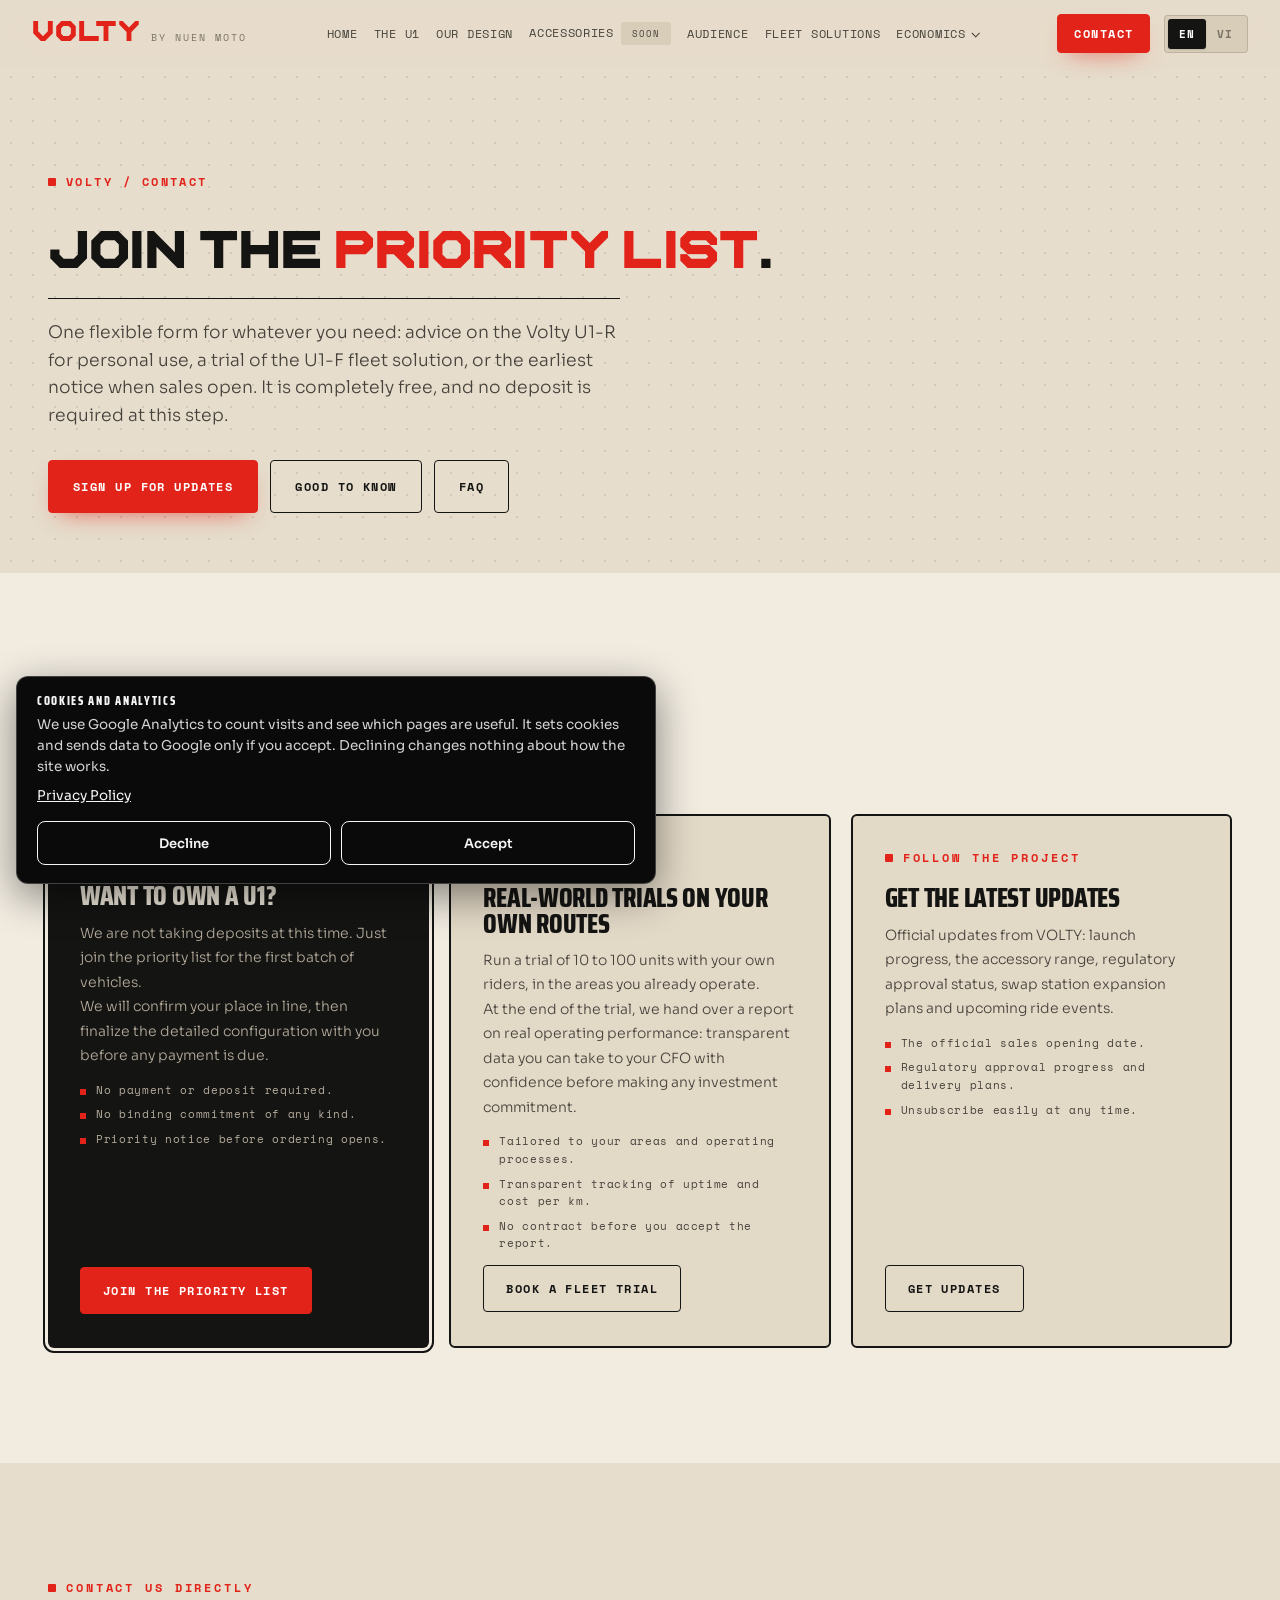
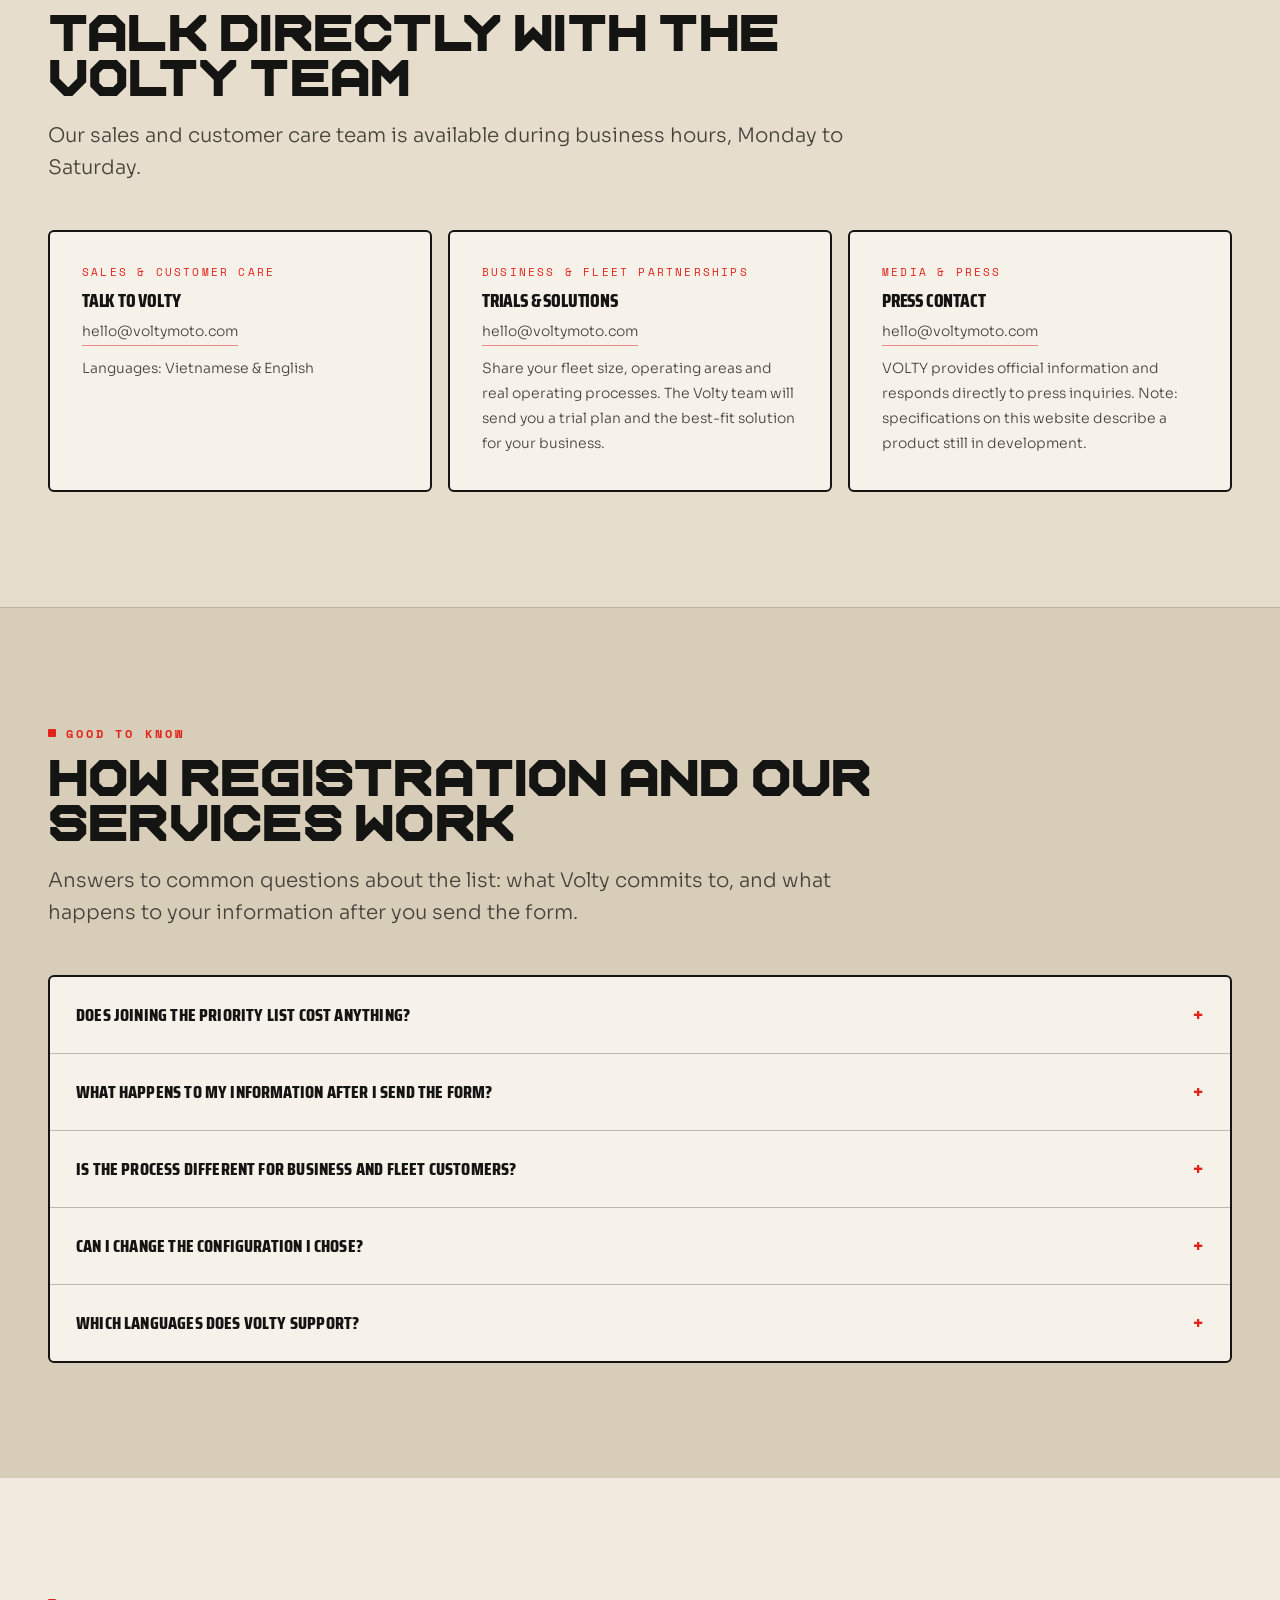
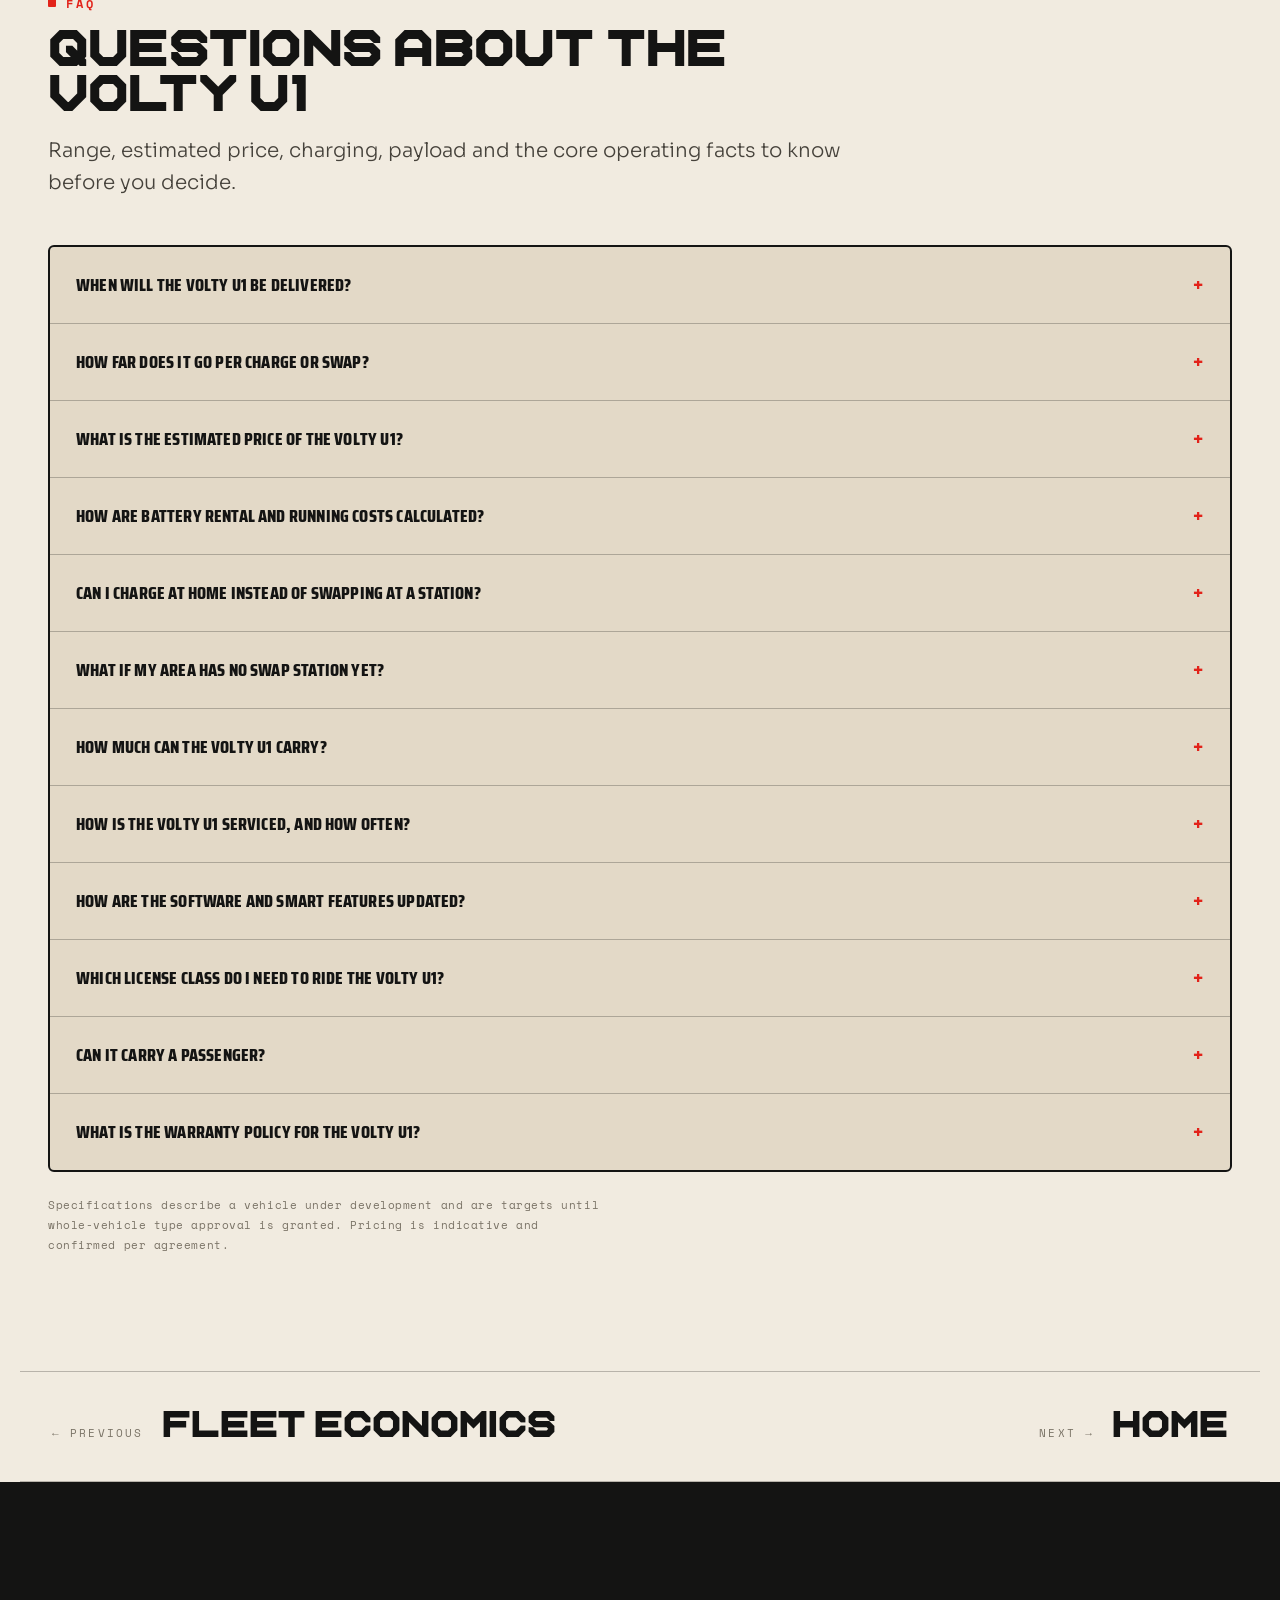
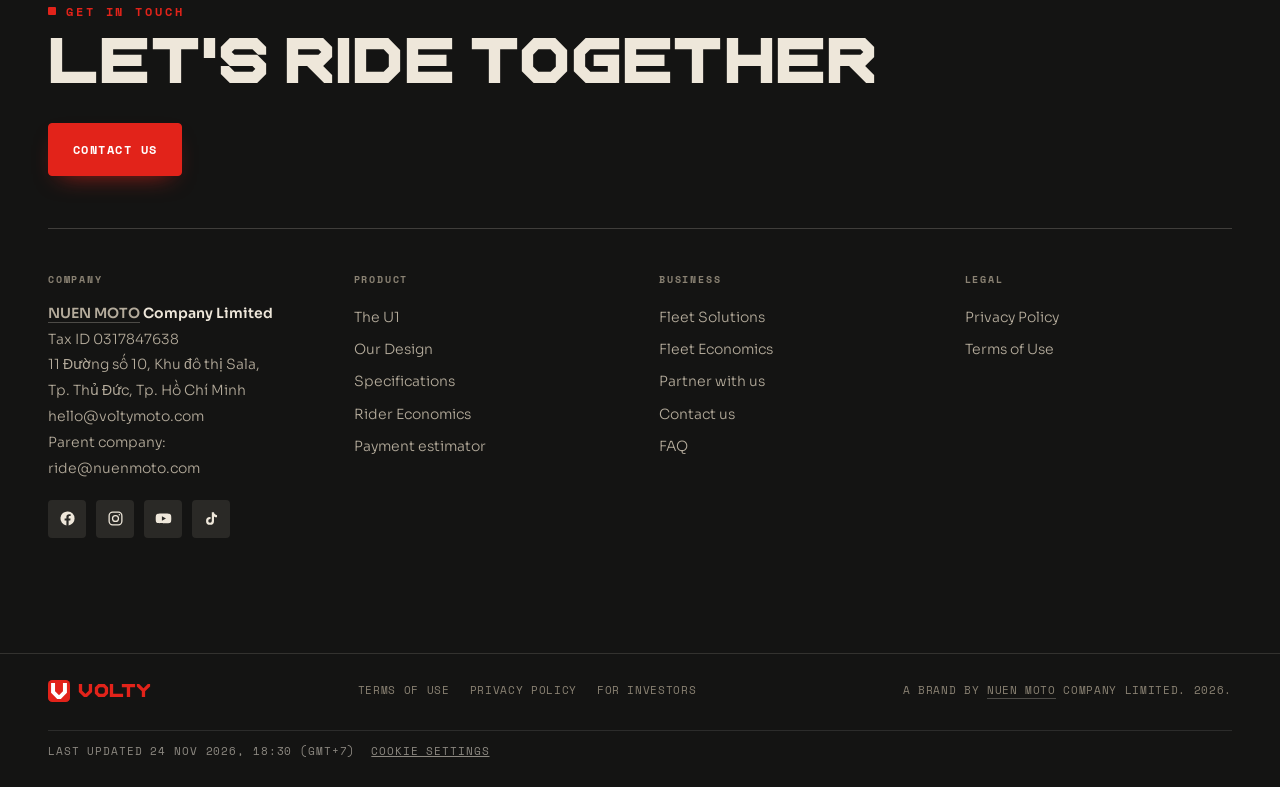
<file: contact.html>
<!DOCTYPE html>
<html lang="en"><head>
<meta charset="utf-8"/>
<meta content="width=device-width, initial-scale=1" name="viewport"/>
<meta content="Reserve a Volty U1, start a fleet pilot, or join the list for the release date. No payment is taken on this site." name="description"/>
<link href="https://voltymoto.com/contact.html" rel="canonical"/>
<title>Contact | Volty by NUEN MOTO</title>
<style>
/* Fonts are embedded in the page so they load on every device, with no separate
   font files to upload. Latin and Vietnamese subsets are split by unicode-range. */
@font-face{font-family:'Name Smile';src:url([data-uri]) format('woff2');font-weight:400;font-style:normal;font-display:swap}
@font-face{font-family:'Saira Condensed';src:url([data-uri]) format('woff2');font-weight:800;font-style:normal;font-display:swap;unicode-range:U+0000-00FF,U+0131,U+0152-0153,U+02BB-02BC,U+02C6,U+02DA,U+02DC,U+0304,U+0308,U+0329,U+2000-206F,U+20AC,U+2122,U+2191,U+2193,U+2212,U+2215,U+FEFF,U+FFFD}
@font-face{font-family:'Saira Condensed';src:url([data-uri]) format('woff2');font-weight:800;font-style:normal;font-display:swap;unicode-range:U+0102-0103,U+0110-0111,U+0128-0129,U+0168-0169,U+01A0-01A1,U+01AF-01B0,U+0300-0301,U+0303-0304,U+0308-0309,U+0323,U+0329,U+1EA0-1EF9,U+20AB}
@font-face{font-family:'Sora';src:url([data-uri]) format('woff2');font-weight:300;font-style:normal;font-display:swap}
@font-face{font-family:'Sora';src:url([data-uri]) format('woff2');font-weight:400;font-style:normal;font-display:swap}
@font-face{font-family:'Sora';src:url([data-uri]) format('woff2');font-weight:600;font-style:normal;font-display:swap}
@font-face{font-family:'Space Mono';src:url([data-uri]) format('woff2');font-weight:400;font-style:normal;font-display:swap}
@font-face{font-family:'Space Mono';src:url([data-uri]) format('woff2');font-weight:700;font-style:normal;font-display:swap}
@font-face{font-family:'Be Vietnam Pro';src:url([data-uri]) format('woff2');font-weight:400;font-style:normal;font-display:swap;unicode-range:U+0000-00FF,U+0131,U+0152-0153,U+02BB-02BC,U+02C6,U+02DA,U+02DC,U+0304,U+0308,U+0329,U+2000-206F,U+20AC,U+2122,U+2191,U+2193,U+2212,U+2215,U+FEFF,U+FFFD}
@font-face{font-family:'Be Vietnam Pro';src:url([data-uri]) format('woff2');font-weight:400;font-style:normal;font-display:swap;unicode-range:U+0102-0103,U+0110-0111,U+0128-0129,U+0168-0169,U+01A0-01A1,U+01AF-01B0,U+0300-0301,U+0303-0304,U+0308-0309,U+0323,U+0329,U+1EA0-1EF9,U+20AB}
@font-face{font-family:'Be Vietnam Pro';src:url([data-uri]) format('woff2');font-weight:800;font-style:normal;font-display:swap;unicode-range:U+0000-00FF,U+0131,U+0152-0153,U+02BB-02BC,U+02C6,U+02DA,U+02DC,U+0304,U+0308,U+0329,U+2000-206F,U+20AC,U+2122,U+2191,U+2193,U+2212,U+2215,U+FEFF,U+FFFD}
@font-face{font-family:'Be Vietnam Pro';src:url([data-uri]) format('woff2');font-weight:800;font-style:normal;font-display:swap;unicode-range:U+0102-0103,U+0110-0111,U+0128-0129,U+0168-0169,U+01A0-01A1,U+01AF-01B0,U+0300-0301,U+0303-0304,U+0308-0309,U+0323,U+0329,U+1EA0-1EF9,U+20AB}
</style>
<!--icons:start-->
<link rel="apple-touch-icon" sizes="180x180" href="/apple-touch-icon.png?v=2">
<link rel="manifest" href="/site.webmanifest?v=2">
<meta name="apple-mobile-web-app-title" content="Volty">
<meta name="application-name" content="Volty">
<!--icons:end-->
<!--og:start-->
<meta property="og:site_name" content="Volty by NUEN MOTO">
<meta property="og:type" content="website">
<meta property="og:url" content="https://voltymoto.com/contact.html">
<meta property="og:title" content="Contact | Volty by NUEN MOTO">
<meta property="og:description" content="Reserve a Volty U1, start a fleet pilot, or join the list for the release date. No payment is taken on this site.">
<meta property="og:image" content="https://voltymoto.com/og-default.jpg">
<meta property="og:image:secure_url" content="https://voltymoto.com/og-default.jpg">
<meta property="og:image:type" content="image/jpeg">
<meta property="og:image:width" content="1200">
<meta property="og:image:height" content="630">
<meta property="og:image:alt" content="Volty by NUEN MOTO: Contact">
<meta name="twitter:card" content="summary_large_image">
<meta name="twitter:title" content="Contact | Volty by NUEN MOTO">
<meta name="twitter:description" content="Reserve a Volty U1, start a fleet pilot, or join the list for the release date. No payment is taken on this site.">
<meta name="twitter:image" content="https://voltymoto.com/og-default.jpg">
<!--og:end-->

<link href="favicon.svg" rel="icon" type="image/svg+xml"/>
<link href="favicon-32.png" rel="icon" sizes="32x32" type="image/png"/>
<link href="favicon-16.png" rel="icon" sizes="16x16" type="image/png"/>
<meta content="#F3EFE7" name="theme-color"/>
<style>
</style>
<style>:root{
  --red:#E2231A; --red-d:#9c130c; --red-l:#ff4133;
  --bg:#F3EFE7; --bg1:#FFFFFF; --bg2:#EFE9DE;
  --white:#151514; --muted:#4B4944; --faint:#8C887E;
  --blue:#56a6f2; --green:#3F8A45; --amber:#C8561E;
  --line:rgba(21,21,20,.10); --line2:rgba(21,21,20,.18);
  --disp:"Saira Condensed",sans-serif; --wordmark:"Name Smile","Saira Condensed",sans-serif; --mono:"Space Mono",monospace; --body:"Sora",sans-serif;
  --max:1240px;
}
*{box-sizing:border-box;margin:0;padding:0}
html{scroll-behavior:smooth}
body{background:var(--bg);color:var(--white);font-family:var(--body);font-weight:300;line-height:1.6;-webkit-font-smoothing:antialiased;overflow-x:hidden}
body.locked{overflow:hidden}
a{color:inherit;text-decoration:none}
img{display:block;max-width:100%}
.wrap{max-width:var(--max);margin:0 auto;padding:0 28px}
.pad{padding:clamp(64px,8vw,110px) 0}
.eyebrow{font-family:var(--mono);font-size:12px;letter-spacing:.28em;text-transform:uppercase;color:var(--red);font-weight:700}
.eyebrow.blue{color:var(--blue)}.eyebrow.green{color:var(--green)}
h1,h2,h3{font-family:var(--disp);font-weight:800;line-height:.94;letter-spacing:-.01em;text-transform:uppercase}
.lead{font-size:clamp(16px,1.6vw,20px);color:var(--muted);font-weight:300;max-width:62ch}
.rv{opacity:0;transform:translateY(26px);transition:opacity .8s cubic-bezier(.2,.7,.2,1),transform .8s cubic-bezier(.2,.7,.2,1)}
.rv.in{opacity:1;transform:none}
.rv.d1{transition-delay:.08s}.rv.d2{transition-delay:.16s}
.shead{display:flex;flex-direction:column;gap:16px;margin-bottom:46px;max-width:860px}

/* NAV */
nav{position:fixed;top:0;left:0;right:0;z-index:80;display:flex;align-items:center;justify-content:space-between;
    padding:15px 28px;backdrop-filter:blur(10px);background:rgba(243,239,231,0);transition:background .35s,border-color .35s;border-bottom:1px solid transparent}
nav.scrolled{background:rgba(243,239,231,.85);border-bottom:1px solid var(--line)}
.brand{display:flex;align-items:center;gap:10px;font-family:var(--disp);font-weight:900;font-size:24px;letter-spacing:.02em;z-index:90}
.brand .mk{width:14px;height:24px;background:var(--red);display:inline-block;transform:skewX(-12deg)}
.navlinks{display:flex;gap:26px;align-items:center;font-family:var(--mono);font-size:12px;letter-spacing:.14em;text-transform:uppercase;color:var(--muted)}
.navlinks a:hover,.navlinks a.on{color:var(--white)}
.navr{display:flex;align-items:center;gap:14px}
.navcta{font-family:var(--mono);font-size:12px;letter-spacing:.12em;text-transform:uppercase;border:1px solid var(--line2);padding:9px 16px;transition:.25s;color:var(--white);cursor:pointer;background:none}
.navcta:hover{background:var(--red);border-color:var(--red);color:#fff}
.burger{display:none;flex-direction:column;gap:5px;background:none;border:0;cursor:pointer;z-index:90}
.burger span{width:24px;height:2px;background:var(--white);transition:.3s}
.mpanel{position:fixed;inset:0;background:rgba(243,239,231,.98);z-index:85;display:none;flex-direction:column;justify-content:center;gap:6px;padding:40px}
.mpanel a{font-family:var(--disp);font-weight:700;font-size:26px;text-transform:uppercase;color:var(--muted);padding:8px 0;border-bottom:1px solid var(--line)}
.mpanel.show{display:flex}
@media(max-width:1200px){.navlinks{display:none}.burger{display:flex}}
.ndd{position:relative;display:inline-flex}
.ndd .nddb{display:inline-flex;align-items:center;gap:6px}
.ndd .nddb::after{content:"";width:6px;height:6px;border-right:1.6px solid currentColor;border-bottom:1.6px solid currentColor;transform:rotate(45deg) translateY(-2px)}
.nddm{position:absolute;top:100%;left:50%;transform:translateX(-50%);padding-top:14px;display:none;flex-direction:column;min-width:190px}
.nddm a{background:#FFFFFF;border:1px solid var(--line2);border-top-width:0;padding:13px 16px;color:var(--muted);white-space:nowrap}
.nddm a:first-child{border-top-width:1px}
.nddm a:hover{color:var(--white);background:#EFE9DE}
.ndd:hover .nddm,.ndd:focus-within .nddm{display:flex}

/* HERO */
.chero{position:relative;padding:168px 0 60px;border-bottom:1px solid var(--line);background:#FFFFFF;overflow:hidden}
.chero::before{content:"";position:absolute;left:0;top:0;bottom:0;width:8px;background:var(--red);z-index:3}
.chero .hglow{position:absolute;inset:0;z-index:0;pointer-events:none;
  background:radial-gradient(52% 60% at 78% 40%,rgba(226,35,26,.14),transparent 70%);
  animation:cglow 7s ease-in-out infinite alternate}
@keyframes cglow{from{opacity:.45}to{opacity:1}}
.chero .wrap{position:relative;z-index:2}
.ecrumb{font-family:var(--mono);font-size:12px;letter-spacing:.16em;text-transform:uppercase;color:var(--faint);margin-bottom:20px}
.chero .lead{margin-top:16px}
@media(prefers-reduced-motion:reduce){.chero .hglow{animation:none}}

/* ROUTE CARDS */
.routes{display:grid;grid-template-columns:repeat(3,1fr);gap:1px;background:var(--line);border:1px solid var(--line)}
.route{background:var(--bg);padding:36px 30px;display:flex;flex-direction:column;gap:12px;min-height:300px}
.route h3{font-size:clamp(20px,2.1vw,27px);margin-top:6px}
.route p{color:var(--muted);font-size:14px;line-height:1.75}
.route ul{list-style:none;display:flex;flex-direction:column;gap:7px;margin-top:2px}
.route li{font-family:var(--mono);font-size:11px;letter-spacing:.06em;color:var(--faint);padding-left:16px;position:relative;line-height:1.6}
.route li::before{content:"";position:absolute;left:0;top:7px;width:6px;height:6px;background:var(--red)}
.route .navcta{margin-top:auto;align-self:flex-start;padding:14px 22px}
.route.prime{background:linear-gradient(180deg,rgba(226,35,26,.11),rgba(226,35,26,.02))}
.route.prime .navcta{background:var(--red);border-color:var(--red)}
@media(max-width:900px){.routes{grid-template-columns:1fr}.route{min-height:0}}

/* DIRECT */
.dgrid{display:grid;grid-template-columns:repeat(3,1fr);gap:1px;background:var(--line);border:1px solid var(--line)}
.dcell{background:var(--bg);padding:32px 28px;display:flex;flex-direction:column;gap:10px}
.dcell .k{font-family:var(--mono);font-size:11px;letter-spacing:.2em;text-transform:uppercase;color:var(--red)}
.dcell h3{font-size:19px}
.dcell p,.dcell a{color:var(--muted);font-size:14px;line-height:1.8}
.dcell a{border-bottom:1px solid rgba(226,35,26,.5);align-self:flex-start}
.dcell a:hover{color:var(--red)}
@media(max-width:900px){.dgrid{grid-template-columns:1fr}}

/* FAQ */
.faq{border:1px solid var(--line)}
.faq details{border-bottom:1px solid var(--line)}
.faq details:last-child{border-bottom:0}
.faq summary{cursor:pointer;padding:22px 26px;font-family:var(--disp);font-weight:700;font-size:18px;
  text-transform:uppercase;letter-spacing:.01em;list-style:none;display:flex;justify-content:space-between;gap:20px;align-items:center}
.faq summary::-webkit-details-marker{display:none}
.faq summary::after{content:"+";font-family:var(--mono);font-size:20px;color:var(--red);transition:.25s}
.faq details[open] summary::after{content:"\2212"}
.faq summary:hover{color:var(--red)}
.faq .fa{padding:0 26px 24px;color:var(--muted);font-size:14px;line-height:1.8;max-width:78ch}

/* SHEET */
.sheetwrap{position:fixed;inset:0;z-index:200;display:flex;align-items:center;justify-content:center;padding:24px}
.sheetwrap[hidden]{display:none}
.sheetbg{position:absolute;inset:0;background:rgba(4,4,5,.88);backdrop-filter:blur(6px)}
.sheet{position:relative;width:min(720px,100%);height:min(86vh,860px);background:#FFFFFF;border:1px solid var(--line2);
  display:flex;flex-direction:column;box-shadow:0 40px 120px rgba(0,0,0,.6)}
.sheethead{display:flex;align-items:center;justify-content:space-between;padding:16px 20px;border-bottom:1px solid var(--line)}
.sheethead p{font-family:var(--mono);font-size:11px;letter-spacing:.2em;text-transform:uppercase;color:var(--muted)}
.sheethead .dot{color:var(--red)}
.sheetx{background:none;border:0;color:var(--muted);font-size:26px;line-height:1;cursor:pointer;padding:0 4px}
.sheetx:hover{color:var(--red)}
.sheet iframe{flex:1;width:100%;border:0;background:#fff}
.sheetfoot{display:flex;align-items:center;justify-content:space-between;gap:16px;padding:14px 20px;border-top:1px solid var(--line)}
.sheetfoot a{font-family:var(--mono);font-size:11px;letter-spacing:.06em;color:var(--faint)}
.sheetfoot a:hover{color:var(--red)}
.sheetdone{font-family:var(--mono);font-size:11px;letter-spacing:.12em;text-transform:uppercase;
  padding:10px 18px;border:1px solid var(--line2);background:none;color:var(--white);cursor:pointer}
.sheetdone:hover{background:var(--red);border-color:var(--red)}
@media(max-width:600px){.sheetwrap{padding:0}.sheet{height:100vh;width:100%;border:0}}

/* PAGER */
.pager{border-top:1px solid var(--line);background:#FFFFFF}
.pager .wrap{display:grid;grid-template-columns:1fr 1fr;gap:1px;padding:0}
.pager a{padding:38px 28px;background:var(--bg);transition:.28s;display:block}
.pager a:hover{background:#EFE9DE}
.pager a.next{text-align:right;border-left:1px solid var(--line)}
.pager .k{font-family:var(--mono);font-size:11px;letter-spacing:.18em;text-transform:uppercase;color:var(--faint);display:block;margin-bottom:10px}
.pager b{font-family:var(--disp);font-weight:800;text-transform:uppercase;font-size:clamp(22px,2.6vw,32px);transition:.28s}
.pager a:hover b{color:var(--red)}
@media(max-width:720px){.pager .wrap{grid-template-columns:1fr}.pager a.next{border-left:0;border-top:1px solid var(--line);text-align:left}}
</style><style>
.navlinks a:hover{color:var(--red)!important}
.nddm a:hover{color:var(--red)!important}
.ddmenu a:hover b{color:var(--red)!important}
.mpanel a:hover{color:var(--red)!important}
.fmap a:hover{color:var(--red)!important}
.fcol a:hover{color:var(--red)!important}
.flegal a:hover{color:var(--red)!important}
.rfoot a:hover{color:var(--red)!important}
.ecrumb a:hover{color:var(--red)!important}
.dd>button:hover,.dd.open>button{color:var(--red)!important}
.dd:hover .ddmenu{opacity:1!important;visibility:visible!important;transform:translateX(-50%) translateY(0)!important}
.ddmenu a:hover{color:var(--red)!important;background:rgba(21,21,20,.04)!important;border-left-color:var(--red)!important}
.ddmenu a:hover b{color:var(--red)!important}
/* index and vision: match the Economics dropdown and language switch to the other pages */
.ddmenu{top:100%!important;padding:14px 0 0!important;background:none!important;border:0!important;
  min-width:190px!important;box-shadow:none!important}
.dd.open .ddmenu,.dd:hover .ddmenu{transform:translateX(-50%) translateY(0)!important}
.ddmenu a{display:block!important;background:#FFFFFF!important;border:1px solid var(--line2)!important;
  border-top-width:0!important;padding:13px 16px!important;white-space:nowrap!important;color:var(--muted)!important}
.ddmenu a:first-child{border-top-width:1px!important}
.ddmenu a:hover{background:#EFE9DE!important;color:var(--red)!important;border-left-color:var(--line2)!important}
.ddmenu a .eyebrow{display:none!important}
.ddmenu a b{font-family:var(--mono)!important;font-size:12px!important;font-weight:400!important;
  letter-spacing:.14em!important;text-transform:uppercase!important;color:inherit!important;display:block!important}
.langsw{border-radius:0!important;background:none!important;border:1px solid var(--line2)!important}
.langsw button{padding:8px 12px!important;border-radius:0!important}
.langsw button:not(.on):hover{color:var(--red)!important}

/* ===== BRAND LOCKUP ===== */
.brand,.fbrand{display:flex;align-items:baseline;gap:12px;font-family:var(--wordmark);font-weight:400;
  letter-spacing:.01em;line-height:1;z-index:90}
.brand{font-size:26px}
.fbrand{font-size:30px}
.brand .mk,.fbrand .mk{display:none}
.brand .bby,.fbrand .bby{font-family:var(--mono);font-weight:400;font-size:10px;letter-spacing:.26em;
  text-transform:uppercase;color:var(--faint);white-space:nowrap;transition:color .25s}
.brand:hover .bby{color:var(--muted)}
@media(max-width:520px){.brand{font-size:23px;gap:8px}.brand .bby{font-size:8px;letter-spacing:.16em}}
@media(max-width:380px){.brand .bby{display:none}}

/* ===== SITE FOOTER ===== */
footer{border-top:1px solid var(--line);padding:0;background:#FFFFFF}
.sfoot{display:grid;grid-template-columns:1.25fr .85fr 1fr 1.05fr;gap:44px;
  padding:clamp(52px,6vw,78px) 0 44px}
.sfoot .fk{font-family:var(--mono);font-size:11px;letter-spacing:.24em;text-transform:uppercase;
  color:var(--red);margin-bottom:20px}
.sfoot .fname{font-family:var(--disp);font-weight:800;text-transform:uppercase;font-size:19px;
  letter-spacing:.01em;margin-bottom:14px;line-height:1.1}
.sfoot p,.sfoot address{font-style:normal;font-size:14px;color:var(--muted);line-height:1.7;margin-bottom:12px}
.sfoot a{color:var(--muted);transition:color .2s}
.sfoot a:hover{color:var(--white)}
.fmap{display:grid;grid-template-rows:repeat(4,auto);grid-auto-flow:column;gap:9px 22px}
.fmap a{font-size:14px;padding:3px 0;border-bottom:1px solid transparent;width:fit-content}
.fmap a:hover{border-bottom-color:var(--red)}
.fline{display:block;font-family:var(--mono);font-size:14px;letter-spacing:.02em;color:var(--muted);
  padding:3px 0;width:fit-content}
a.fline{border-bottom:1px solid var(--red)}
a.fline:hover{color:var(--white)}
.ftag{font-family:var(--disp);font-weight:800;text-transform:uppercase;letter-spacing:.01em;
  font-size:17px;color:var(--white);margin-top:14px;line-height:1.1}
html[lang="vi"] .ftag{font-family:"Be Vietnam Pro","Be Vietnam",sans-serif;font-weight:700;font-size:16px}
.fblurb{max-width:32ch;margin-top:10px}
.fsoc{display:flex;gap:9px;flex-wrap:wrap;margin-top:22px}
.fsoc a{width:40px;height:40px;border:1px solid var(--line2);display:flex;align-items:center;
  justify-content:center;color:var(--white);transition:.22s}
.fsoc a:hover{background:var(--red);border-color:var(--red)}
.fsoc svg{width:18px;height:18px}
.fbase{border-top:1px solid var(--line);display:flex;align-items:center;justify-content:space-between;
  gap:20px;flex-wrap:wrap;padding:22px 0 30px}
.fbase .flinks{display:flex;gap:26px;flex-wrap:wrap;font-family:var(--mono);font-size:11px;
  letter-spacing:.14em;text-transform:uppercase}
.fbase .flinks a{color:var(--faint);transition:color .2s}
.fbase .flinks a:hover{color:var(--white)}
.fbase .flinks a.inv{color:var(--muted)}
.fbase .flinks a.inv:hover{color:var(--red)}
footer .fbase .meta{margin-left:auto;font-family:var(--mono);font-size:11px;letter-spacing:.06em;color:var(--faint)}
@media(max-width:1040px){.sfoot{grid-template-columns:1fr 1fr;gap:40px 34px}}
@media(max-width:620px){.sfoot{grid-template-columns:1fr;gap:38px}.fmap{grid-template-rows:none;grid-auto-flow:row;grid-template-columns:1fr 1fr}.fbase .meta{margin-left:0}.fbase{flex-direction:column;align-items:flex-start}}

/* ===== HEADING TYPE: wordmark face, Vietnamese falls back to Be Vietnam ===== */
h1,h2,.mandate-foot,.path h3,.xh-head h1,.pager b,.dcard b,.legal h2{
  font-family:var(--wordmark);font-weight:400;letter-spacing:0;line-height:1.06;
  font-size:clamp(23px,2.75vw,40px);text-transform:uppercase}
h2{max-width:22ch}
.mandate-foot{max-width:26ch}
.xh-head h1,.phero h1{max-width:26ch}
.pager b{font-size:clamp(20px,2.1vw,28px);max-width:none}
.dcard b{font-size:20px;max-width:none;line-height:1.1}
html[lang="vi"] .pager b{font-size:clamp(19px,2vw,27px)}
html[lang="vi"] .dcard b{font-size:19px}
html[lang="vi"] h1,html[lang="vi"] h2,html[lang="vi"] .mandate-foot,html[lang="vi"] .path h3,html[lang="vi"] .xh-head h1,html[lang="vi"] .pager b,html[lang="vi"] .dcard b,html[lang="vi"] .legal h2{
  font-family:"Be Vietnam Pro","Be Vietnam",sans-serif;font-weight:700;letter-spacing:-.01em;
  line-height:1.16;font-size:clamp(22px,2.6vw,38px)}
html[lang="vi"] h2{max-width:26ch}
@media(max-width:760px){h1,h2,.mandate-foot,.path h3,.xh-head h1,.pager b,.dcard b,.legal h2{font-size:clamp(21px,5.6vw,26px)}
  h2{max-width:100%}html[lang="vi"] h2{max-width:100%}}

.langsw{display:flex;border:1px solid var(--line2);overflow:hidden}
.langsw button{font-family:var(--mono);font-size:11px;letter-spacing:.08em;padding:8px 12px;
  background:none;border:0;color:var(--faint);cursor:pointer;transition:.2s}
.langsw button.on{background:var(--red);color:#fff}
.langsw button:not(.on):hover{color:var(--red)}
</style><style>
/* ============ Shell adopted from the redesigned pages (index, u1, design).
   Kept in its own block so the page's original styles above stay untouched. ============ */
:root{
  --hero:'Name Smile','Saira Condensed',sans-serif;
  --nav-h:64px;
}
/* Name Smile, Sora and Space Mono carry no Vietnamese glyphs.
   On the VI locale the type stack falls back to Be Vietnam Pro. */
html[lang="vi"]{
  --hero:'Be Vietnam Pro',sans-serif;
  --mono:'Be Vietnam Pro',sans-serif;
  --body:'Be Vietnam Pro',sans-serif;
}
h4{font-family:var(--disp);font-weight:800;line-height:.94;letter-spacing:-.01em;text-transform:uppercase}
html[lang="vi"] h1,html[lang="vi"] h2,html[lang="vi"] h3,html[lang="vi"] h4{letter-spacing:-.015em;line-height:1.04}
.pad{padding:clamp(70px,9vw,130px) 0}
.shead{display:flex;flex-direction:column;gap:16px;margin-bottom:46px;max-width:840px}
.shead h2{font-size:clamp(36px,5.6vw,72px)}
/* ---------- nav ---------- */
nav{position:fixed;inset:0 0 auto 0;z-index:80;display:flex;align-items:center;justify-content:space-between;
  padding:13px 28px;background:rgba(243,239,231,0);backdrop-filter:blur(10px);transition:background .35s,border-color .35s;border-bottom:1px solid transparent}
nav.scrolled{background:rgba(243,239,231,.88);border-bottom-color:var(--line)}
/* Same lockup as the teaser page: wordmark and byline on one baseline, no mark. */
.brand{display:flex;align-items:baseline;gap:10px;z-index:90;transition:opacity .2s}
.brand:hover{opacity:.72}
.brand .wm{font-family:var(--hero);font-weight:400;font-size:23px;line-height:1;letter-spacing:.04em;text-transform:uppercase}
html[lang="vi"] .brand .wm{font-family:'Name Smile',sans-serif} /* wordmark is Latin, never translated */
.brand .by{font-family:var(--mono);font-size:10px;line-height:1;letter-spacing:.2em;color:var(--muted);text-transform:uppercase}
@media(max-width:560px){.brand .by{display:none}}
.navlinks{display:flex;gap:26px;align-items:center;font-family:var(--mono);font-size:12px;letter-spacing:.14em;text-transform:uppercase;color:var(--muted)}
.navlinks a:hover{color:var(--white)}
.navlinks a.on{color:var(--white)}
/* ---------- nav: Economics dropdown and coming-soon items ---------- */
.navlinks{position:relative}
.navlinks .drop{position:relative}
.navlinks .drop>button{background:none;border:0;color:var(--muted);font-family:var(--mono);font-size:11.5px;letter-spacing:.14em;text-transform:uppercase;cursor:pointer;padding:0;display:inline-flex;align-items:center;gap:6px}
.navlinks .drop>button:hover,.navlinks .drop.open>button{color:var(--white)}
.navlinks .drop>button::after{content:'';width:5px;height:5px;border-right:1px solid currentColor;border-bottom:1px solid currentColor;transform:rotate(45deg) translateY(-1px);transition:transform .2s}
.navlinks .drop.open>button::after{transform:rotate(-135deg) translateY(-1px)}
.dropmenu{position:absolute;top:calc(100% + 14px);left:-18px;min-width:190px;background:var(--bg2);border:1px solid var(--line2);padding:6px 0;opacity:0;visibility:hidden;transform:translateY(-6px);transition:opacity .18s,transform .18s,visibility .18s;z-index:95}
.navlinks .drop.open .dropmenu,.navlinks .drop:hover .dropmenu{opacity:1;visibility:visible;transform:translateY(0)}
.dropmenu a{display:block;padding:11px 18px;font-family:var(--mono);font-size:11px;letter-spacing:.14em;text-transform:uppercase;color:var(--muted)}
.dropmenu a:hover{color:var(--white);background:var(--bg1)}
.soon{color:var(--faint);cursor:default;display:inline-flex;align-items:center;gap:7px;font-family:var(--mono);font-size:11.5px;letter-spacing:.14em;text-transform:uppercase}
.soon .tag{font-size:8.5px;letter-spacing:.12em;border:1px solid var(--line2);padding:2px 5px;color:var(--faint)}
.mpanel .grp{font-family:var(--mono);font-size:9.5px;letter-spacing:.22em;text-transform:uppercase;color:var(--red);margin:18px 0 2px}
.mpanel .sub{padding-left:18px}
.navr{display:flex;align-items:center;gap:14px}
.navcta{font-family:var(--mono);font-size:12px;letter-spacing:.12em;text-transform:uppercase;border:1px solid var(--line2);padding:9px 16px;transition:.25s;color:var(--white)}
.navcta:hover{background:var(--red);border-color:var(--red)}
.langsw{display:flex;border:1px solid var(--line2);overflow:hidden}
.langsw button{font-family:var(--mono);font-size:11px;letter-spacing:.08em;padding:8px 12px;background:none;border:0;color:var(--faint);cursor:pointer;transition:.2s}
.langsw button.on{background:var(--red);color:#fff}
.burger{display:none;flex-direction:column;gap:5px;background:none;border:0;cursor:pointer;z-index:90}
.burger span{width:24px;height:2px;background:var(--white)}
.mpanel{position:fixed;inset:0;background:rgba(243,239,231,.98);z-index:85;display:none;flex-direction:column;justify-content:center;gap:6px;padding:40px}
.mpanel.show{display:flex}
.mpanel a{font-family:var(--disp);font-weight:700;font-size:30px;text-transform:uppercase;color:var(--muted);padding:8px 0;border-bottom:1px solid var(--line)}
@media(max-width:980px){.navlinks,.navcta{display:none}.burger{display:flex}}

.btns{display:flex;gap:12px;flex-wrap:wrap}
.btn{font-family:var(--mono);font-size:12px;letter-spacing:.12em;text-transform:uppercase;padding:14px 24px;border:1px solid var(--line2);color:var(--white);transition:.25s;display:inline-block;cursor:pointer;background:none}
.btn:hover{border-color:#fff;background:rgba(21,21,20,.08)}
.btn.prime{background:var(--red);border-color:var(--red)}
.btn.prime:hover{background:var(--red-d);border-color:var(--red-d)}
.btn.light{background:#fff;color:#F3EFE7;border-color:#fff}
.btn.light:hover{background:rgba(21,21,20,.85);color:#F3EFE7}

/* ---------- footer ---------- */
.contact{background:linear-gradient(180deg,#F3EFE7,#FFFFFF);position:relative;overflow:hidden}
.contact::before{content:'';position:absolute;left:0;top:0;bottom:0;width:8px;background:var(--red)}
.cbtn{margin-top:30px}
.cgrid{display:grid;grid-template-columns:repeat(4,1fr);gap:38px;margin-top:52px;padding-top:46px;border-top:1px solid var(--line)}
.cgrid h4{font-family:var(--mono);font-size:10px;font-weight:700;letter-spacing:.18em;color:var(--faint);margin-bottom:16px;text-transform:uppercase}
.cgrid a{display:block;color:var(--muted);padding:5px 0;font-size:14px}
.cgrid a:hover{color:var(--white)}
.cgrid .ent{color:var(--muted);font-size:14px;line-height:1.85}
.cgrid .ent b{color:var(--white);font-weight:600}
.csocials{display:flex;gap:10px;margin-top:18px}
.csocials a{width:38px;height:38px;border:1px solid var(--line2);display:grid;place-items:center;padding:0;transition:.2s}
.csocials a:hover{background:var(--red);border-color:var(--red)}
.csocials svg{width:17px;height:17px;fill:currentColor}
footer{border-top:1px solid var(--line);padding:26px 0;background:var(--bg)}
footer .wrap{display:flex;justify-content:space-between;align-items:center;flex-wrap:wrap;gap:14px}
.fbrand{display:flex;align-items:center;gap:8px;font-family:var(--hero);font-size:17px;letter-spacing:.03em;text-transform:uppercase}
html[lang="vi"] .fbrand{font-family:'Name Smile',sans-serif}
.fbrand svg{width:22px;height:22px}
.flinks{display:flex;gap:20px}
.flinks a,.fmeta{font-family:var(--mono);font-size:11px;letter-spacing:.06em;color:var(--faint);text-transform:uppercase}
.flinks a:hover{color:var(--white)}
@media(max-width:900px){.cgrid{grid-template-columns:1fr 1fr}}
@media(max-width:560px){.cgrid{grid-template-columns:1fr}.wrap{padding:0 20px}}

.corp{display:inline;padding:0;color:inherit;border-bottom:1px solid var(--line2);transition:.2s}
.corp:hover{color:var(--red);border-bottom-color:var(--red)}
</style>
<style>
/* Mobile menu stacking. The panel used to sit at z-index 85, above the nav (80),
   which buried the burger once the panel opened: the menu could only be closed by
   choosing a link. The panel now sits under the nav, so the burger, the wordmark
   and the language switch stay reachable over it. */
.mpanel{z-index:79!important;padding-top:calc(var(--nav-h,64px) + 24px)!important}
</style>
<style>
/* =====================================================================
   VOLTY LIGHT EDITION: shared chrome for every inner page.
   Loaded after each page's own styles so it wins without rewriting them.
   The page's own colour tokens are re-pointed to the light palette here,
   which carries most components across on its own.
   ===================================================================== */
:root{
  --red:#E2231A; --red-d:#B8170F; --red-l:#E2231A;
  --paper:#F3EFE7; --paper2:#E7DDCB; --card:#FFFFFF;
  --ink:#151514; --ink2:#4B4944; --ink3:#8C887E;
  /* re-pointed legacy tokens: dark surfaces become light, light text becomes ink */
  --bg:#F3EFE7; --bg1:#FFFFFF; --bg2:#E7DDCB;
  --white:#151514; --muted:#4B4944; --faint:#8C887E;
  --line:rgba(21,21,20,.12); --line2:rgba(21,21,20,.22);
  --green:#3F8A45; --blue:#2F6FA8; --amber:#C8561E;
  --sage:#D8E3D0; --sky:#D5E2EC; --butter:#F2E4BC; --blush:#F3D8CE; --lilac:#E2DCEC; --mint:#D3E9E0;
  --hero:'Name Smile','Saira Condensed',sans-serif; --wordmark:'Name Smile','Saira Condensed',sans-serif;
  --disp:'Saira Condensed',sans-serif; --mono:'Space Mono',monospace; --body:'Sora',sans-serif;
  --nav-h:68px; --r:26px;
}
html[lang="vi"]{--hero:'Saira Condensed',sans-serif;--mono:'Be Vietnam Pro',sans-serif;--body:'Be Vietnam Pro',sans-serif}
html body{background:var(--paper);color:var(--ink)}
::selection{background:var(--red);color:#fff}

/* ---------- headings: Name Smile in English, Saira Condensed 800 in Vietnamese ---------- */
html[lang="en"] body h1,html[lang="en"] body h2{font-family:'Name Smile','Saira Condensed',sans-serif!important;font-weight:400!important;letter-spacing:.005em!important;line-height:.98!important;color:var(--ink)}
html[lang="vi"] body h1,html[lang="vi"] body h2{font-family:'Saira Condensed',sans-serif!important;font-weight:800!important;letter-spacing:-.015em!important;line-height:1.04!important;color:var(--ink)}
body h3,body h4{color:var(--ink)}
body .shead h2{font-size:clamp(28px,3.6vw,56px)!important;max-width:24ch}
body .lead{color:var(--ink2)}

/* ---------- eyebrows: red dot, red label ---------- */
body .eyebrow,body .eyebrow.blue,body .eyebrow.green,body .eyebrow.dim{display:inline-flex;align-items:center;gap:10px;color:var(--red)!important;font-family:var(--mono);font-weight:700;letter-spacing:.24em}
body .eyebrow::before{content:'';width:9px;height:9px;border-radius:50%;background:var(--red);flex:none}
body .crumb,body .ecrumb,body .xh-crumb{display:inline-flex;align-items:center;gap:10px;color:var(--red)!important;font-family:var(--mono);font-weight:700;font-size:12px;letter-spacing:.2em;text-shadow:none!important}
body .crumb::before,body .ecrumb::before,body .xh-crumb::before{content:'';width:9px;height:9px;border-radius:50%;background:var(--red);flex:none}
body .ecrumb a,body .xh-crumb a{color:inherit}

/* ---------- buttons: Braun keys ---------- */
body .btn{border-radius:14px!important;border:1.5px solid var(--ink)!important;color:var(--ink)!important;background:transparent!important;font-weight:700;padding:16px 24px}
body .btn:hover{background:var(--ink)!important;color:var(--paper)!important}
body .btn.prime{background:var(--red)!important;border-color:var(--red)!important;color:#fff!important;box-shadow:0 10px 24px -12px rgba(226,35,26,.75)}
body .btn.prime:hover{background:var(--red-d)!important;border-color:var(--red-d)!important}
body .btn.light{background:var(--ink)!important;border-color:var(--ink)!important;color:var(--paper)!important}
body .navcta{border-radius:12px!important;border:1.5px solid var(--ink)!important;color:var(--ink)!important;background:transparent!important;font-weight:700}
body .navcta:hover{background:var(--ink)!important;color:var(--paper)!important}
body .path.prime .navcta,body .route.prime .navcta{background:var(--red)!important;border-color:var(--red)!important;color:#fff!important}

/* ---------- nav ---------- */
body nav{height:var(--nav-h);padding:0 32px!important;background:rgba(243,239,231,.74)!important;backdrop-filter:saturate(1.3) blur(14px);-webkit-backdrop-filter:saturate(1.3) blur(14px);border-bottom:1px solid transparent!important}
body nav.scrolled{background:rgba(243,239,231,.92)!important;border-bottom-color:var(--line)!important}
body .brand .wm{font-family:'Name Smile',sans-serif!important;font-size:25px;color:var(--red)!important}
body .brand .by{color:var(--ink3)!important;font-family:'Space Mono',monospace}
html[lang="vi"] body .brand .by{font-family:'Be Vietnam Pro',sans-serif}
body .navlinks{color:var(--ink2);gap:6px}
body .navlinks>a,body .navlinks .drop>button,body .navlinks>.soon{padding:9px 12px;border-radius:10px;color:var(--ink2)!important}
body .navlinks>a:hover,body .navlinks .drop>button:hover{background:rgba(21,21,20,.06);color:var(--ink)!important}
body .navlinks a.on{color:var(--ink)!important;position:relative}
body .navlinks a.on::after{content:'';position:absolute;left:50%;bottom:1px;width:5px;height:5px;margin-left:-2.5px;border-radius:50%;background:var(--red)}
body .navr .navcta{background:var(--ink)!important;color:var(--paper)!important;border-color:var(--ink)!important}
body .navr .navcta:hover{background:var(--red)!important;border-color:var(--red)!important;color:#fff!important}
body .dropmenu{background:var(--card)!important;border:1px solid var(--line)!important;border-radius:16px!important;padding:8px!important;box-shadow:0 24px 48px -24px rgba(21,21,20,.35)!important}
body .dropmenu a{border-radius:10px;color:var(--ink2)!important;background:none!important}
body .dropmenu a:hover{background:var(--paper)!important;color:var(--red)!important}
body .soon .tag{border:0!important;border-radius:6px;background:var(--butter);color:var(--ink2)!important}
body .langsw{padding:3px!important;border-radius:12px!important;background:var(--paper2)!important;border:1px solid var(--line)!important;overflow:visible!important}
body .langsw button{border-radius:9px!important;color:var(--ink3)!important;background:none!important;font-family:'Space Mono',monospace!important;font-weight:700;padding:7px 11px!important}
body .langsw button.on{background:var(--card)!important;color:var(--red)!important;box-shadow:0 1px 2px rgba(0,0,0,.12)}
body .burger span{background:var(--ink)!important}
body .mpanel{background:var(--paper)!important}
body .mpanel a,body .mpanel .soon{font-family:var(--hero)!important;font-weight:400;font-size:24px!important;color:var(--ink)!important;border-bottom:1px solid var(--line)!important}
html[lang="vi"] body .mpanel a{font-weight:800}
body .mpanel a:hover{color:var(--red)!important}
body .mpanel .grp{color:var(--red)!important}
body .mpanel .sub{font-size:19px!important}

/* ---------- pager ---------- */
body .pager{background:var(--card)!important;border-top:1px solid var(--line)}
body .pager a{background:var(--card)!important}
body .pager a:hover{background:var(--paper)!important}
body .pager .k{color:var(--ink3)!important}
body .pager b{font-size:clamp(22px,2.4vw,34px)!important;color:var(--ink)}
body .pager a:hover b{color:var(--red)!important}

/* ---------- contact band and footer ---------- */
body .contact{background:var(--card)!important}
body .contact::before{display:none!important}
body .contact h2{font-size:clamp(30px,4.5vw,75px)!important}
body .cgrid{border-top:1px solid var(--line2)!important}
body .cgrid h4{color:var(--ink3)!important}
body .cgrid a,body .cgrid .ent{color:var(--ink2)!important}
body .cgrid a:hover{color:var(--red)!important}
body .cgrid .ent b{color:var(--ink)!important}
body .csocials a{border:0!important;border-radius:12px;background:var(--paper)!important;color:var(--ink)!important}
body .csocials a:hover{background:var(--red)!important;color:#fff!important}
body .csocials svg[fill="none"]{fill:none!important;stroke:currentColor}
body footer{background:var(--card)!important;border-top:1px solid var(--line)!important}
body .fbrand{font-family:'Name Smile',sans-serif!important;color:var(--red)!important}
body .flinks a,body .fmeta{color:var(--ink3)!important}
body .flinks a:hover{color:var(--red)!important}
body .corp{color:inherit;border-bottom:1px solid var(--line2)}
body .corp:hover{color:var(--red)!important}

/* ---------- hero: copy left, media in a white housing right, media first on mobile ---------- */
body .hero,body .vhero,body .ehero{display:grid!important;grid-template-columns:minmax(0,4.4fr) minmax(0,7.6fr);gap:clamp(28px,4vw,72px);align-items:center;
  height:auto!important;min-height:0!important;max-height:none!important;overflow:visible!important;
  padding:calc(var(--nav-h) + clamp(28px,4vw,64px)) max(32px,calc((100vw - 1480px)/2)) clamp(56px,6vw,96px)!important;margin:0!important;
  background:radial-gradient(circle,rgba(21,21,20,.11) 1px,transparent 1.4px) 0 0/22px 22px,var(--paper)!important;border:0!important}
body .hero::before,body .hero::after,body .vhero::before,body .ehero::before,body .ehero::after{display:none!important}
/* the media */
body .hero video,body .hero .poster,body .vhero .vhero-video,body .ehero .hbg{position:relative!important;inset:auto!important;grid-column:2;grid-row:1;width:100%!important;height:auto!important;
  aspect-ratio:16/9;object-fit:cover;transform:none!important;filter:none!important;margin:0!important;
  border:12px solid #fff;border-radius:36px;box-shadow:0 44px 90px -50px rgba(21,21,20,.5),0 2px 0 rgba(21,21,20,.05);background-color:#15171a;z-index:1}
body .hero .poster{display:none}
body .ehero .hbg{background-size:cover!important;background-position:center!important;aspect-ratio:4/3;opacity:1!important}
@media(prefers-reduced-motion:reduce){body .hero video{display:none!important}body .hero .poster{display:block!important}}
/* the copy */
body .hero .wrap,body .vhero .vhero-content,body .ehero .wrap{position:relative!important;inset:auto!important;grid-column:1;grid-row:1;z-index:2;padding:0!important;margin:0!important;max-width:none!important;width:auto!important}
body .vhero .vhero-content .wrap{padding:0!important;max-width:none}
body .hero-copy,body .xh-head{max-width:none!important}
body .hero h1,body .vhero h1,body .ehero h1,body .chero h1{font-size:clamp(30px,3.7vw,59px)!important;color:var(--ink)!important;text-shadow:none!important;margin:18px 0 22px!important;max-width:18ch}
html[lang="vi"] body .hero h1,html[lang="vi"] body .vhero h1,html[lang="vi"] body .ehero h1,html[lang="vi"] body .chero h1{font-size:clamp(28px,3.3vw,52px)!important}
body .hero h1 em,body .vhero h1 em,body .ehero h1 em,body .chero h1 em{color:var(--red)!important}
body .hero .sub,body .vhero .lead,body .ehero .lead,body .chero .lead{color:var(--ink2)!important;text-shadow:none!important;font-size:clamp(16px,1.35vw,19px)!important;max-width:44ch;padding-top:20px;border-top:1.5px solid var(--ink);margin-top:0!important}
body .vhero-scrim,body .ehero .hglow,body .ehero .hsweep,body .ehero .hscrim,body .ehero .hgrain{display:none!important}
/* audience play control sits on the video corner */
body .vhero{position:relative!important}
body .vhero .vhero-ctl{position:absolute!important;right:calc(max(32px,calc((100vw - 1480px)/2)) + 26px)!important;bottom:calc(clamp(56px,6vw,96px) + 26px)!important;left:auto!important;top:auto!important;z-index:3;
  width:46px!important;height:46px!important;border:0!important;background:var(--red)!important;box-shadow:0 10px 22px -10px rgba(226,35,26,.9)}
body .scrollcue{color:var(--ink3)!important}
@media(max-width:960px){
  body .hero,body .vhero,body .ehero{grid-template-columns:1fr!important;padding-left:20px!important;padding-right:20px!important}
  body .hero video,body .hero .poster,body .vhero .vhero-video,body .ehero .hbg{grid-row:1!important;grid-column:1!important;border-width:9px;border-radius:28px}
  body .hero .wrap,body .vhero .vhero-content,body .ehero .wrap{grid-row:2!important;grid-column:1!important}
  body .vhero .vhero-ctl{right:calc(20px + 20px)!important;bottom:auto!important;top:calc(var(--nav-h) + clamp(28px,4vw,64px) + 20px + (100vw - 40px) * .5625 - 66px)!important}
  body .scrollcue{display:none!important}
}
/* contact hero has no media: a calm beige band */
body .chero{background:radial-gradient(circle,rgba(21,21,20,.11) 1px,transparent 1.4px) 0 0/22px 22px,var(--paper)!important;border-bottom:0!important}
body .chero::before,body .chero .hglow{display:none!important}

/* ---------- reveal, unchanged behaviour ---------- */
@media(prefers-reduced-motion:reduce){.rv{opacity:1!important;transform:none!important}}
body .eyebrow{justify-content:flex-start!important;width:auto!important;text-align:left}

/* ---------- section grounds ---------- */
body .band-w{background:var(--card)!important}body .band-b{background:var(--paper)!important}body .band-k{background:var(--paper2)!important}

/* =====================================================================
   VOLTY LIGHT EDITION: index card system carried to every inner page.
   The dark pages built grids as 1px hairlines between square cells.
   Here every grid becomes separate rounded cards with a 16px gap,
   pastels rotate in the index order (sky, butter, sage, blush, lilac,
   mint), and neutral cards turn beige when they sit on a white band.
   ===================================================================== */
body section{--cardbg:var(--card)}
body section.band-w{--cardbg:var(--paper)}

/* ---------- 1. grids: hairlines out, gaps in ---------- */
body .knum-grid,body .mlist,body .swap,body .prin,body .cfg,body .paths,body .mbox,
body .sim,body .stats,body .story,body .routes,body .dgrid,body .pager .wrap{
  background:transparent!important;border:0!important;gap:16px!important;box-shadow:none!important}
body .pager .wrap{padding:0 32px!important}

/* ---------- 2. the card shape (index .aud / .spec) ---------- */
body .knum,body .mlist li,body .swap>div,body .prin>div,body .cfg>figure,body .path,body .mbox>div,
body .sim>div,body .stat,body .story>div,body .route,body .dcell,body .pager a,body .fmedia,body .mfig,
body .hlist,body .faq,body .note,body .state{
  border-radius:var(--r)!important;border:0!important;overflow:hidden;
  transition:transform .3s cubic-bezier(.2,.7,.2,1)}
body .prin>div:hover,body .cfg>figure:hover,body .path:hover,body .route:hover,body .dcell:hover,
body .story>div:hover,body .knum:hover{transform:translateY(-4px)}

/* ---------- 3. pastel rotation ---------- */
body .knum:nth-child(6n+1),body .prin>div:nth-child(6n+1),body .cfg>figure:nth-child(6n+1),body .path:nth-child(6n+1),
body .story>div:nth-child(6n+1),body .route:nth-child(6n+1),body .dcell:nth-child(6n+1),body .mlist li:nth-child(6n+1){background:var(--sky)!important}
body .knum:nth-child(6n+2),body .prin>div:nth-child(6n+2),body .cfg>figure:nth-child(6n+2),body .path:nth-child(6n+2),
body .story>div:nth-child(6n+2),body .route:nth-child(6n+2),body .dcell:nth-child(6n+2),body .mlist li:nth-child(6n+2){background:var(--butter)!important}
body .knum:nth-child(6n+3),body .prin>div:nth-child(6n+3),body .cfg>figure:nth-child(6n+3),body .path:nth-child(6n+3),
body .story>div:nth-child(6n+3),body .route:nth-child(6n+3),body .dcell:nth-child(6n+3),body .mlist li:nth-child(6n+3){background:var(--sage)!important}
body .knum:nth-child(6n+4),body .prin>div:nth-child(6n+4),body .cfg>figure:nth-child(6n+4),
body .story>div:nth-child(6n+4),body .route:nth-child(6n+4),body .dcell:nth-child(6n+4){background:var(--blush)!important}
body .knum:nth-child(6n+5),body .prin>div:nth-child(6n+5),body .cfg>figure:nth-child(6n+5),
body .story>div:nth-child(6n+5),body .dcell:nth-child(6n+5){background:var(--lilac)!important}
body .knum:nth-child(6n+6),body .prin>div:nth-child(6n+6),body .cfg>figure:nth-child(6n+6),
body .story>div:nth-child(6n+6),body .dcell:nth-child(6n+6){background:var(--mint)!important}

/* the three stat readouts echo the index spec dials: sky, sage, blush */
body .stat:nth-child(1){background:var(--sky)!important}
body .stat:nth-child(2){background:var(--sage)!important}
body .stat:nth-child(3){background:var(--blush)!important}
body .stat.hi .v{color:var(--ink)!important}

/* ---------- 4. neutral cards: white, beige on white bands ---------- */
body .swap>div,body .mbox>.mq,body .sim>div,body .pager a,body .hlist,body .faq,body .fmedia{background:var(--cardbg)!important}
body .pager{background:transparent!important;border:0!important;padding:0 0 64px!important}
body .pager a{padding:34px 36px!important;border-left:0!important}
body .pager a:hover{transform:translateY(-4px)}

/* status notes read like the index development strip */
body .note,body .state{background:var(--butter)!important;padding:30px 34px!important}
body .notewrap{border:0!important;background:transparent!important}

/* ---------- 5. inner details ---------- */
body .knum{padding:26px 26px 24px!important}
body .knum .k,body .knum .v small{color:var(--ink2)!important}
body .mlist li{padding:18px 22px!important}
body .mlist .t{color:var(--ink)!important}
body .prin>div{padding:34px 30px 36px!important}
body .cfg img{border-radius:18px;width:calc(100% - 20px)!important;margin:10px 10px 0}
body .cfg figcaption{padding:20px 26px 28px!important}
body .fmedia .fr{border-radius:var(--r);overflow:hidden}
body .fmedia figcaption{background:transparent!important}
body .mres{border-radius:var(--r)!important}
body .hlist>div{border-bottom:1px dashed var(--line2)!important}
body .hlist>div:last-child{border-bottom:0!important}
body .faq details{border-bottom:1px dashed var(--line2)!important}
body .faq details:last-child{border-bottom:0!important}
body .path,body .route,body .dcell{padding:32px 32px 34px!important}
body .prin p,body .cfg p,body .path p,body .route p,body .dcell p,body .story .k,body .stat .k,body .stat .v small,body .route li{color:var(--ink2)!important}
@media(max-width:640px){
  body .knum-grid,body .mlist,body .swap,body .prin,body .cfg,body .paths,body .mbox,body .sim,body .stats,body .story,body .routes,body .dgrid,body .pager .wrap{gap:12px!important}
  body .pager .wrap{padding:0 16px!important}
  body .path,body .route,body .dcell,body .prin>div,body .swap>div,body .sim>div{padding:24px 22px!important}
}

/* ---------- 6. the U1 number strip sits inside the page gutter ---------- */
body .knums{border:0!important;background:transparent!important;padding:8px 32px 24px!important}
body .knum-grid{max-width:1280px;margin:0 auto;border:0!important}
@media(max-width:640px){body .knums{padding:8px 16px 20px!important}}

/* ---------- 7. media and charts share the card radius ---------- */
body .shot,body .simg{border-radius:var(--r)!important;border:0!important;overflow:hidden}
body .chart{border-radius:20px!important;border:0!important;background:var(--card)!important}
body .stat:nth-child(4){background:var(--lilac)!important}
body .mpanelbox{border-radius:var(--r)!important;overflow:hidden;border:0!important}

/* ---------- 8. small controls: rounded keys, pill chips ---------- */
body .mtabs{border-radius:18px!important;overflow:hidden;border:0!important;gap:4px!important;background:var(--paper2)!important;padding:4px!important}
body .mtabs button{border-radius:14px!important;border:0!important;background:var(--card)!important}
body .mtabs button[aria-pressed=true]{background:var(--red)!important;color:#fff!important}
body .opts button,body .segbtns button,body .swap-net button,body .mnav button,body .swap-run{border-radius:12px!important}
body .opts button{background:var(--card)!important}
body .opts button[aria-pressed=true],body .segbtns button[aria-pressed=true]{background:var(--blush)!important;border-color:var(--red)!important}
body .rtags span,body .tag,body .mchip span{border-radius:999px!important;border:0!important;background:var(--paper2)!important;color:var(--ink2)!important;padding:5px 11px!important}
body section.band-w .chart:not(.sim .chart){background:var(--paper)!important}

/* =====================================================================
   VOLTY UTILITY EDITION: sand, black, one signal red.
   Loaded last on every page. Pastels are retired: every pastel token now
   resolves to a sand tile, so nothing soft is left anywhere. Corners are
   cut back to 6px. Black carries numbers, status strips, CTAs, video
   frames and the contact footer. Dark photography sits on black grounds,
   bright studio shots sit on sand.
   ===================================================================== */
:root{
  --red:#E2231A; --red-d:#B8170F; --red-l:#E2231A;
  --sand:#E6DDCC; --sand-l:#F1EBE0; --sand-d:#D8CDB8; --tile:#F6F2EA;
  --blk:#141413; --blk2:#1F1E1C; --blk3:#2A2926;
  --paper:#E6DDCC; --paper2:#D8CDB8; --card:#F6F2EA;
  --bg:#E6DDCC; --bg1:#F6F2EA; --bg2:#D8CDB8;
  --ink:#141413; --ink2:#46423B; --ink3:#7A7366;
  --white:#141413; --muted:#46423B; --faint:#7A7366;
  --line:rgba(20,20,19,.14); --line2:rgba(20,20,19,.26);
  --graphite:#141413; --graphite2:#2A2926;
  --r:6px;
}
/* every pastel becomes the local tile colour */
section,.hero,footer{--sky:var(--tile);--butter:var(--tile);--sage:var(--tile);--blush:var(--tile);--lilac:var(--tile);--mint:var(--tile);--cardbg:var(--tile)}
html body{background:var(--sand)}

/* ---------- grounds ---------- */
body .band-w,body .stage,body .specband,body .econ,body .pager{background:var(--sand-l)!important}
body .band-b,body .audience,body .hero{background-color:var(--sand)!important}
body .band-k,body .follow{background:var(--sand-d)!important}
body .band-w{--tile:#E3D9C7}
body .stage,body .specband,body .econ,body .pager{--tile:#E3D9C7}
body nav{background:rgba(230,221,204,.8)!important}
body nav.scrolled{background:rgba(230,221,204,.95)!important}
.hero{background:radial-gradient(circle,rgba(20,20,19,.12) 1px,transparent 1.4px) 0 0/22px 22px,var(--sand)!important}

/* ---------- black scope: flips the tokens for anything inside ---------- */
body .dk,body .contact,body footer,body .machine,
body .knum,body .spec,body .stat,body .story>div,body .stage .in,body .note,body .state,
body .follow .grid,body .paths .path:first-child,body .routes .route:first-child,body .pager a:not(:only-child),
body .housing,body .bclip,body .calc{
  --ink:#EEE7DA;--ink2:#B5AC9C;--ink3:#8A8273;--white:#EEE7DA;--muted:#B5AC9C;--faint:#8A8273;
  --line:rgba(238,231,218,.14);--line2:rgba(238,231,218,.26);
  --card:#23221F;--tile:#23221F;--cardbg:#23221F;--paper:#1B1A18;--paper2:#23221F;--bg:#141413;--bg1:#23221F;--bg2:#23221F;
  --sky:#23221F;--butter:#23221F;--sage:#23221F;--blush:#23221F;--lilac:#23221F;--mint:#23221F;
  color:var(--ink)}
body .contact,body footer,body .machine,body .dk{background:var(--blk)!important}
body .knum,body .spec,body .stat,body .story>div,body .stage .in,body .note,body .state,
body .follow .grid,body .paths .path:first-child,body .routes .route:first-child,body .pager a:not(:only-child){background:var(--blk)!important}
body footer .wrap{border-top-color:rgba(238,231,218,.14)!important}
body .contact .cgrid{border-top-color:rgba(238,231,218,.2)!important}
body .csocials a{background:var(--blk3)!important;color:#EEE7DA!important}
body .csocials a:hover{background:var(--red)!important}

/* ---------- corners: cut back ---------- */
body .btn,body .navcta,body .langsw,body .swap-run,body .opts button,body .segbtns button,body .swap-net button,body .mnav button,
body .dropmenu,body .routes a,body input,body select,body textarea{border-radius:4px!important}
body .langsw button,body .dropmenu a,body .navlinks>a,body .navlinks .drop>button{border-radius:3px!important}
body .soon .tag,body .rtags span,body .tag,body .mchip span,body .basis span{border-radius:2px!important}
body .mtabs{border-radius:6px!important}body .mtabs button{border-radius:4px!important}
body .cfg img{border-radius:3px!important}
body .follow .grid{border-radius:8px!important}
body .follow .grid::before{display:none}
body .calc{border-radius:10px!important}body .calc-display{border-radius:4px!important}
body .csocials a{border-radius:4px!important}
body .aud>div,body .spec,body .speclist,body .price,body .vshow,body .stage .in{border-radius:var(--r)!important}

/* ---------- video frames: a black bezel, not a white plastic body ---------- */
body .housing,body .bclip{background:var(--blk)!important;border-radius:10px!important;padding:8px!important;
  box-shadow:0 40px 80px -46px rgba(20,20,19,.7)!important}
body .screen,body .screen::after,body .bclip .scr{border-radius:5px!important}
body .hstrip b{color:#EEE7DA!important}
body .hstrip .grille{background:radial-gradient(circle,rgba(238,231,218,.28) 1.5px,transparent 1.9px) 0 50%/9px 9px!important}
body .vtoggle,body .bclip-ctl,body .vhero-ctl{border-radius:4px!important}
@media(max-width:560px){body .housing,body .bclip{border-radius:8px!important;padding:6px!important}}

/* ---------- details in black ---------- */
body .eyebrow::before,body .crumb::before,body .ecrumb::before,body .xh-crumb::before{border-radius:1px!important;width:8px!important;height:8px!important}
body .aud .k{border-radius:3px!important;background:var(--blk)!important;color:#EEE7DA!important}
body .aud>div:nth-child(2) .k{background:var(--red)!important;color:#fff!important}
body .aud>div{border-top:3px solid var(--blk)!important}
body .prin>div,body .cfg>figure,body .route,body .dcell,body .mlist li,body .path{border-top:3px solid var(--blk)!important}
body .paths .path:first-child,body .routes .route:first-child{border-top-color:var(--red)!important}
body .stage .tag{background:var(--blk3)!important;border-radius:3px!important}
body .keys i{border-radius:3px!important}
body .keys i:nth-child(1),body .keys i:nth-child(2),body .keys i:nth-child(3){background:#55534E!important}
body .keys i:nth-child(4){background:var(--red)!important}
body .routes a{background:#2A2926!important;color:#EEE7DA!important}
body .routes a:nth-child(2){background:var(--red)!important;color:#fff!important}
body .speclist{background:#23221F!important}
body .price{background:var(--tile)!important}
body .price .fig{color:var(--red)}
body .stat.hi .v{color:#EEE7DA!important}
body .spec .dial *{stroke:currentColor}
body .opts button[aria-pressed=true],body .segbtns button[aria-pressed=true]{background:rgba(226,35,26,.10)!important}
body .mtabs{background:var(--blk)!important}
body .mtabs button{background:#23221F!important;color:#EEE7DA!important}
body .mtabs button small{color:#8A8273!important}
body .mtabs button[aria-pressed=true]{background:var(--red)!important;color:#fff!important}
body .mtabs button[aria-pressed=true] small{color:rgba(255,255,255,.8)!important}
body .pager a b{color:#EEE7DA}
body .pager a:hover b{color:var(--red)!important}
body .navr .navcta{background:var(--blk)!important;border-color:var(--blk)!important}
body .langsw{background:var(--sand-d)!important}
body .langsw button.on,body .langsw button[aria-pressed=true]{background:var(--blk)!important;color:#fff!important}
body .btn.light{background:var(--blk)!important;border-color:var(--blk)!important;color:#EEE7DA!important}
.dk .btn:not(.prime),body .contact .btn:not(.prime),body .follow .grid .btn:not(.prime),body .path .navcta,body .route .navcta{border-color:currentColor!important}
.dk .btn:not(.prime):hover,body .contact .btn:not(.prime):hover,body .follow .grid .btn:not(.prime):hover{background:#EEE7DA!important;color:var(--blk)!important}

/* ---------- inner page heroes: black bezel on the film ---------- */
body .hero video,body .hero .poster,body .vhero .vhero-video,body .ehero .hbg{border:8px solid var(--blk)!important;border-radius:10px!important;box-shadow:0 40px 80px -46px rgba(20,20,19,.7)!important}
body .housing video,body .housing .poster{border:0!important;border-radius:0!important;box-shadow:none!important}
@media(max-width:960px){body .hero video,body .hero .poster,body .vhero .vhero-video,body .ehero .hbg{border-width:6px!important;border-radius:8px!important}body .housing video,body .housing .poster{border:0!important}}

/* ---------- no pink anywhere: selections go black, the Volty column goes black ---------- */
body .opts button[aria-pressed=true],body .segbtns button[aria-pressed=true]{background:var(--blk)!important;border-color:var(--blk)!important;color:#EEE7DA!important}
body .opts button[aria-pressed=true] *,body .segbtns button[aria-pressed=true] *{color:#EEE7DA!important}
body .cmp th{background:var(--tile)!important}
body .cmp td.us{background:var(--blk)!important;color:#EEE7DA!important;border-color:rgba(238,231,218,.14)!important}

/* ---------- index dials: dark faces, sand ticks ---------- */
body .spec .dial circle[fill="#fff"]{fill:#23221F}
body .spec .dial [stroke="#151514"]{stroke:#EEE7DA}
body .spec .dial [fill="#151514"]{fill:#EEE7DA}

/* ---------- index pager stays a plain rule line on sand ---------- */
body .pager a:only-child{background:transparent!important;color:var(--ink)!important;border-radius:0!important}
body .pager a:only-child b{color:var(--ink)!important}

/* ---------- technical outlines ----------
   Sand blocks: a 2px line in the text colour, so black on sand and sand inside
   the black grounds (the reverse). Black blocks on sand: a detached 2px black
   frame 3px out, like a rating plate. The earlier top rules are retired. */
body .aud>div,body .prin>div,body .cfg>figure,body .route,body .dcell,body .mlist li,body .path{border-top:0!important}
body .aud>div,body .prin>div,body .cfg>figure,body .path,body .route,body .dcell,body .mlist li,
body .price,body .speclist,body .hlist,body .faq,body .swap>div,body .sim>div,body .mbox>.mq,body .mres,
body .fmedia,body .chart,body .shot,body .simg,body .vshow,body .mpanelbox,body .mtabs,body .stats .stat,body .opts button{
  border:2px solid var(--ink)!important;box-shadow:none!important}
body .aud>div,body .prin>div,body .cfg>figure,body .path,body .route,body .dcell,body .mlist li,body .price,body .hlist,body .faq,
body .swap>div,body .sim>div,body .mbox>.mq,body .fmedia,body .chart{background:var(--tile)!important}
body .knum,body .spec,body .story>div,body .stage .in,body .note,body .state,body .follow .grid,
body .paths .path:first-child,body .routes .route:first-child,body .pager a:not(:only-child){
  border:0!important;outline:2px solid var(--blk);outline-offset:3px}
body .stat{outline:0!important}
body .knum-grid,body .specs,body .story,body .paths,body .routes,body .pager .wrap{gap:20px!important}
body .cfg img{border-radius:0!important;width:100%!important;margin:0!important;border-bottom:2px solid var(--ink)}
body .fmedia .fr{border-radius:0!important;border-bottom:2px solid var(--ink)}
body .hlist>div,body .faq details{border-bottom:1.5px solid var(--line2)!important}
body .sim .stats .stat{border-color:var(--blk)!important}
body .aud>div:hover,body .prin>div:hover,body .cfg>figure:hover,body .path:hover,body .route:hover,body .dcell:hover,body .knum:hover,body .story>div:hover{transform:translate(-2px,-2px)!important;box-shadow:4px 4px 0 var(--ink)!important}
body .knum:hover,body .story>div:hover,body .paths .path:first-child:hover,body .routes .route:first-child:hover{box-shadow:none!important}
body .chart{border-radius:var(--r)!important}

/* hero film: crop a hair off every edge so no scaled edge row can show as a light line */
body .vhero .vhero-video,body .hero video{object-view-box:inset(0.5% 0.4% 0.5% 0.4%)}

/* ---------- economics heroes: film in a black bezel with a pause key ---------- */
body .ehero video.hbg{aspect-ratio:16/9!important;object-fit:cover;display:block;object-view-box:inset(0.5% 0.4% 0.5% 0.4%);background:#141413}
body .ehero-ctl{position:absolute;z-index:7;width:46px;height:46px;border-radius:4px;border:0;background:var(--red);display:grid;place-items:center;cursor:pointer;box-shadow:0 10px 22px -10px rgba(226,35,26,.9)}
body .ehero-ctl svg{width:14px;height:14px;fill:#fff}
body .ehero-ctl .i-play{display:none}
body .ehero.paused .ehero-ctl .i-play{display:block}body .ehero.paused .ehero-ctl .i-pause{display:none}
body .ehero-ctl:focus-visible{outline:2px solid var(--ink);outline-offset:3px}
body .cgrid .ent .corp{display:inline!important;padding:0!important}

/* ---------- Vietnamese headings: room for stacked diacritics above each line ---------- */
html[lang="vi"] body h1{line-height:1.2!important;padding-top:.06em}
html[lang="vi"] body .hero h1,html[lang="vi"] body .vhero h1,html[lang="vi"] body .ehero h1,html[lang="vi"] body .chero h1{line-height:1.2!important}

/* ---------- language key: VI lights up red when it is the active language ---------- */
body .langsw button[data-l="vi"].on,html[lang="vi"] body .langsw button.on{background:var(--red)!important;color:#fff!important}

/* ---------- header Contact key: red, darker on hover, same as the primary buttons ---------- */
body .navr .navcta,body nav .navcta{background:var(--red)!important;border-color:var(--red)!important;color:#fff!important;box-shadow:0 10px 24px -12px rgba(226,35,26,.75)}
body .navr .navcta:hover,body nav .navcta:hover{background:var(--red-d)!important;border-color:var(--red-d)!important;color:#fff!important}

/* ---------- page pager: the index style everywhere, plain rule-lined rows on sand ---------- */
body .pager{background:var(--sand-l)!important;border:0!important;padding:0!important}
body .pager .wrap{display:block!important;gap:0!important;max-width:var(--max,1280px)!important;margin:0 auto!important;padding:0 32px!important}
body .pager a,body .pager a:not(:only-child),body .pager a:only-child{
  --ink:#141413;--ink2:#46423B;--ink3:#7A7366;--line:rgba(20,20,19,.14);--line2:rgba(20,20,19,.26);
  display:flex!important;align-items:center;justify-content:space-between;gap:24px;
  padding:38px 0!important;background:transparent!important;color:var(--ink)!important;outline:0!important;
  border:0!important;border-top:1px solid var(--line2)!important;border-radius:0!important;box-shadow:none!important;transform:none!important;text-align:left!important}
body .pager a:last-child{border-bottom:1px solid var(--line2)!important}
body .pager a .k{font-family:var(--mono);font-size:11px;letter-spacing:.2em;text-transform:uppercase;color:var(--ink3)!important;margin:0!important;display:inline!important}
body .pager a b{font-family:var(--hero);font-weight:var(--hw,400);text-transform:uppercase;font-size:clamp(24px,2.6vw,38px)!important;line-height:1;color:var(--ink)!important;transition:color .25s}
body .pager a:hover b{color:var(--red)!important}
body .pager a:hover{transform:none!important;box-shadow:none!important}
@media(max-width:560px){body .pager .wrap{padding:0 20px!important}body .pager a{padding:28px 0!important}}

/* ---------- pager, one row: previous on the left, next on the right ---------- */
body .pager .wrap{display:grid!important;grid-template-columns:1fr 1fr;align-items:center;column-gap:32px!important}
body .pager .wrap>a{position:relative;border:0!important;border-top:1px solid var(--line2)!important;border-bottom:1px solid var(--line2)!important;justify-content:flex-start!important;gap:18px!important;align-items:baseline!important}
body .pager .wrap>a.next{justify-content:flex-end!important;text-align:right!important}
body .pager .wrap>a:only-child{grid-column:1/-1;justify-content:space-between!important;align-items:center!important}
body .pager .wrap>a.only{grid-column:1/-1;justify-content:flex-end!important}
@media(max-width:640px){
  body .pager .wrap{column-gap:16px!important}
  body .pager .wrap>a{flex-direction:column!important;align-items:flex-start!important;gap:8px!important}
  body .pager .wrap>a.next{align-items:flex-end!important}
  body .pager .wrap>a:only-child{flex-direction:row!important;align-items:center!important}
  body .pager a b{font-size:clamp(18px,5vw,24px)!important}
}
/* one continuous rule above and below the row, halves share one height */
body .pager .wrap{border-top:1px solid var(--line2)!important;border-bottom:1px solid var(--line2)!important;align-items:stretch!important;--line2:rgba(20,20,19,.26)}
body .pager .wrap>a{border:0!important}
body .pager .wrap>a:only-child,body .pager .wrap>a.only:only-child{grid-column:1/-1;justify-content:space-between!important;align-items:center!important;flex-direction:row!important}

/* Vietnamese-only and English-only copy blocks */
html[lang="vi"] body .vi-drop{display:none!important}
html:not([lang="vi"]) body .en-drop{display:none!important}
body .path p.en-drop{margin-top:10px}
body .lead b,body .frow p b,body .state p b{font-weight:600!important;color:var(--ink)}
/* ---------- nav fit: labels never wrap; compact 1220 to 1379; burger below 1220 ---------- */
body .navlinks a,body .navlinks .soon,body .navlinks .drop>button,body .navcta{white-space:nowrap}
@media(max-width:1379px){body .navlinks{gap:2px}body .navlinks a,body .navlinks .soon,body .navlinks .drop>button{padding-left:7px!important;padding-right:7px!important;letter-spacing:.06em!important}}
@media(max-width:1219px){body #nav .navlinks,body #nav .navcta{display:none!important}body #nav .burger{display:flex!important}}
/* page buttons that reuse .navcta must stay visible on phones and tablets; only the nav bar's Contact button collapses */
@media(max-width:1219px){body section .navcta{display:block!important}}

</style>
</head><body>
<nav id="nav">
  <a class="brand" href="/" aria-label="Volty home"><span class="wm">Volty</span><span class="by">by NUEN MOTO</span></a>
  <div class="navlinks">
    <a href="/" data-en="Home" data-vi="Trang chủ">Home</a>
    <a href="/u1.html" data-en="The U1" data-vi="Xe U1">The U1</a>
    <a href="/design.html" data-en="Our Design" data-vi="Thiết kế">Our Design</a>
    <span class="soon" data-en="Accessories" data-vi="Phụ kiện">Accessories<span class="tag" data-en="Soon" data-vi="Sắp có">Soon</span></span>
    <a href="/audience.html" data-en="Audience" data-vi="Khách hàng">Audience</a>
    <a href="/fleet-solutions.html" data-en="Fleet Solutions" data-vi="Giải pháp đội xe">Fleet Solutions</a>
    <div class="drop" id="drop">
      <button type="button" aria-haspopup="true" aria-expanded="false" data-en="Economics" data-vi="Bài toán chi phí">Economics</button>
      <div class="dropmenu">
        <a href="/rider-economics.html" data-en="Rider Economics" data-vi="Bài toán của tài xế">Rider Economics</a>
        <a href="/fleet-economics.html" data-en="Fleet Economics" data-vi="Bài toán của đội xe">Fleet Economics</a>
      </div>
    </div>
  </div>
  <div class="navr">
    <a class="navcta on" href="/contact.html" data-en="Contact" data-vi="Liên hệ">Contact</a>
    <!-- Language control. type="button" and no inline onclick: volty-lang.js binds
         by delegation and calls preventDefault, so this can never navigate. -->
    <div class="langsw" role="group" aria-label="Language">
      <button type="button" class="lb on" data-l="en">EN</button>
      <button type="button" class="lb" data-l="vi">VI</button>
    </div>
    <button type="button" class="burger" id="burger" aria-label="Menu"><span></span><span></span><span></span></button>
  </div>
</nav>

<div class="mpanel" id="mpanel">
  <a href="/" data-en="Home" data-vi="Trang chủ">Home</a>
  <a href="/u1.html" data-en="The U1" data-vi="Xe U1">The U1</a>
  <a href="/design.html" data-en="Our Design" data-vi="Thiết kế">Our Design</a>
  <span class="soon" data-en="Accessories" data-vi="Phụ kiện">Accessories<span class="tag" data-en="Soon" data-vi="Sắp có">Soon</span></span>
  <a href="/audience.html" data-en="Audience" data-vi="Khách hàng">Audience</a>
  <a href="/fleet-solutions.html" data-en="Fleet Solutions" data-vi="Giải pháp đội xe">Fleet Solutions</a>
  <div class="grp" data-en="Economics" data-vi="Bài toán chi phí">Economics</div>
  <a class="sub" href="/rider-economics.html" data-en="Rider Economics" data-vi="Bài toán của tài xế">Rider Economics</a>
  <a class="sub" href="/fleet-economics.html" data-en="Fleet Economics" data-vi="Bài toán của đội xe">Fleet Economics</a>
  <a href="/contact.html" data-en="Contact" data-vi="Liên hệ">Contact</a>
</div>
<section class="chero"><div class="hglow"></div><div class="wrap">
<div class="ecrumb" data-vi='&lt;a href="/index.html"&gt;Volty&lt;/a&gt; / Liên hệ'><a href="/index.html">Volty</a> / Contact</div>
<h1 data-vi="Đăng ký &lt;em style=&quot;font-style:normal;color:var(--red)&quot;&gt;danh sách ưu tiên&lt;/em&gt;.">Join the <em style="font-style:normal;color:var(--red)">priority list</em>.</h1>
<p class="lead" data-vi="Biểu mẫu linh hoạt đáp ứng trọn vẹn nhu cầu của bạn: tư vấn phiên bản cá nhân Volty U1-R, đăng ký trải nghiệm giải pháp đội xe U1-F, hoặc nhận thông báo mở bán sớm nhất. Quy trình hoàn toàn miễn phí và không yêu cầu đặt cọc ở bước này.">One flexible form for whatever you need: advice on the Volty U1-R for personal use, a trial of the U1-F fleet solution, or the earliest notice when sales open. It is completely free, and no deposit is required at this step.</p>
<div class="btns" style="margin-top:30px">
  <a class="btn prime" href="#routes" data-en="Sign up for updates" data-vi="Đăng ký nhận tin">Sign up for updates</a>
  <a class="btn" href="#process" data-en="Good to know" data-vi="Thông tin cần biết">Good to know</a>
  <a class="btn" href="#faq" data-en="FAQ" data-vi="Câu hỏi thường gặp">FAQ</a>
</div>
</div></section>
<section class="pad band-w" id="routes"><div class="wrap">
<div class="shead"><div class="eyebrow rv" data-vi="Lựa chọn mục tiêu của bạn">Choose your goal</div>
<h2 class="rv d1" data-vi="Nhu cầu của bạn là gì?">What do you need?</h2></div>
<div class="routes rv d1">
<div class="route prime" id="reserve">
<div class="eyebrow" data-vi="Tài xế">Riders</div>
<h3 data-vi="Bạn muốn sở hữu U1?">Want to own a U1?</h3>
<p data-vi="Chúng tôi chưa nhận tiền đặt cọc ở thời điểm này. Bạn chỉ cần đăng ký tham gia danh sách ưu tiên cho lô xe đầu tiên.&lt;br&gt;Chúng tôi sẽ xác nhận thứ tự nhận xe của bạn, sau đó cùng bạn chốt cấu hình chi tiết trước khi phát sinh bất kỳ khoản thanh toán nào.">We are not taking deposits at this time. Just join the priority list for the first batch of vehicles.<br>We will confirm your place in line, then finalize the detailed configuration with you before any payment is due.</p>
<ul><li data-vi="Không yêu cầu thanh toán hay đặt cọc.">No payment or deposit required.</li><li data-vi="Không phát sinh bất kỳ cam kết bắt buộc nào.">No binding commitment of any kind.</li><li data-vi="Ưu tiên nhận thông báo riêng trước thời điểm mở đặt xe.">Priority notice before ordering opens.</li></ul>
<button class="navcta js-form" data-intent="reserve" type="button" data-en="Join the priority list" data-vi="Đăng ký danh sách ưu tiên">Join the priority list</button>
</div>
<div class="route" id="pilot">
<div class="eyebrow blue" data-vi="Đội xe">Fleets</div>
<h3 data-vi="Thử nghiệm thực tế ngay trên lộ trình của doanh nghiệp">Real-world trials on your own routes</h3>
<p data-vi="Triển khai thử nghiệm từ 10 đến 100 xe với chính đội ngũ tài xế và tại địa bàn hoạt động hiện tại của bạn.&lt;br&gt;Kết thúc đợt chạy thử, chúng tôi sẽ bàn giao báo cáo phân tích hiệu quả vận hành thực tế: cơ sở dữ liệu minh bạch giúp bạn tự tin trình Giám đốc Tài chính trước khi đưa ra bất kỳ cam kết đầu tư nào.">Run a trial of 10 to 100 units with your own riders, in the areas you already operate.<br>At the end of the trial, we hand over a report on real operating performance: transparent data you can take to your CFO with confidence before making any investment commitment.</p>
<ul><li data-vi="Tùy biến chuẩn xác theo khu vực và quy trình vận hành riêng.">Tailored to your areas and operating processes.</li><li data-vi="Đo lường minh bạch chỉ số hoạt động và chi phí/km.">Transparent tracking of uptime and cost per km.</li><li data-vi="Không ràng buộc hợp đồng trước khi nghiệm thu báo cáo.">No contract before you accept the report.</li></ul>
<button class="navcta js-form" data-intent="pilot" type="button" data-en="Book a fleet trial" data-vi="Đăng ký trải nghiệm đội xe">Book a fleet trial</button>
</div>
<div class="route" id="list">
<div class="eyebrow green" data-vi="Theo dõi dự án">Follow the project</div>
<h3 data-vi="Đăng ký nhận thông tin mới nhất">Get the latest updates</h3>
<p data-vi="Nhận các thông tin chính thức mới nhất từ VOLTY: tiến độ ra mắt sản phẩm, hệ sinh thái phụ kiện, tình trạng phê duyệt pháp lý, lịch mở rộng trạm đổi pin và các sự kiện trải nghiệm sắp tới.">Official updates from VOLTY: launch progress, the accessory range, regulatory approval status, swap station expansion plans and upcoming ride events.</p>
<ul><li data-vi="Cập nhật mốc thời gian mở bán chính thức.">The official sales opening date.</li><li data-vi="Cập nhật tiến độ kiểm định pháp lý và kế hoạch giao xe.">Regulatory approval progress and delivery plans.</li><li data-vi="Dễ dàng hủy đăng ký nhận tin bất kỳ lúc nào.">Unsubscribe easily at any time.</li></ul>
<button class="navcta js-form" data-intent="list" type="button" data-en="Get updates" data-vi="Cập nhật thông tin">Get updates</button>
</div>
</div>
</div></section>
<section class="pad band-b"><div class="wrap">
<div class="shead"><div class="eyebrow rv" data-vi="Liên hệ trực tiếp">Contact us directly</div>
<h2 class="rv d1" data-vi="Kết nối trực tiếp cùng đội ngũ Volty">Talk directly with the Volty team</h2>
<p class="lead rv d2" data-vi="Đội ngũ tư vấn kinh doanh và chăm sóc khách hàng hỗ trợ trong giờ hành chính (Thứ Hai đến Thứ Bảy).">Our sales and customer care team is available during business hours, Monday to Saturday.</p></div>
<div class="dgrid rv d1">
<div class="dcell">
<div class="k" data-vi="Tư vấn bán hàng &amp; CSKH">Sales &amp; customer care</div>
<h3 data-vi="Kết nối với Volty">Talk to Volty</h3>
<a href="mailto:hello@voltymoto.com">hello@voltymoto.com</a>
<p data-vi="Ngôn ngữ hỗ trợ: Tiếng Việt &amp; Tiếng Anh">Languages: Vietnamese &amp; English</p>
</div>
<div class="dcell">
<div class="k" data-vi="Hợp tác doanh nghiệp &amp; đội xe">Business &amp; fleet partnerships</div>
<h3 data-vi="Thử nghiệm &amp; cung cấp giải pháp">Trials &amp; solutions</h3>
<a href="mailto:hello@voltymoto.com?subject=Fleet%20pilot%20inquiry">hello@voltymoto.com</a>
<p data-vi="Vui lòng chia sẻ quy mô đội xe, khu vực và quy trình vận hành thực tế. Đội ngũ Volty sẽ gửi phương án thử nghiệm và đề xuất giải pháp tối ưu cho doanh nghiệp.">Share your fleet size, operating areas and real operating processes. The Volty team will send you a trial plan and the best-fit solution for your business.</p>
</div>
<div class="dcell">
<div class="k" data-vi="Truyền thông &amp; báo chí">Media &amp; press</div>
<h3 data-vi="Liên hệ báo chí">Press contact</h3>
<a href="mailto:hello@voltymoto.com?subject=Press%20inquiry">hello@voltymoto.com</a>
<p data-vi="VOLTY sẵn sàng cung cấp thông tin chính thức và phản hồi trực tiếp các yêu cầu từ báo chí. Lưu ý: Các thông số kỹ thuật trên website mô tả sản phẩm đang trong quá trình hoàn thiện phát triển.">VOLTY provides official information and responds directly to press inquiries. Note: specifications on this website describe a product still in development.</p>
</div>
</div>
</div></section>
<section class="pad band-k" style="background:#FFFFFF;border-top:1px solid var(--line)" id="process"><div class="wrap"><div class="shead"><div class="eyebrow blue rv" data-vi="Thông tin cần biết">Good to know</div><h2 class="rv d1" data-vi="Tìm hiểu quy trình đăng ký &amp; dịch vụ">How registration and our services work</h2><p class="lead rv d2" data-vi="Giải đáp các thắc mắc phổ biến về danh sách đăng ký: cam kết minh bạch từ Volty và các bước xử lý thông tin sau khi gửi biểu mẫu.">Answers to common questions about the list: what Volty commits to, and what happens to your information after you send the form.</p></div><div class="faq rv d1"><details><summary data-vi="Đăng ký danh sách ưu tiên có mất phí không?">Does joining the priority list cost anything?</summary><div class="fa" data-vi="Hoàn toàn không. Việc đăng ký trên website là hoàn toàn miễn phí và VOLTY không thu bất kỳ khoản đặt cọc nào ở bước này. Đăng ký giúp chúng tôi ghi nhận nhu cầu thực tế và xếp thứ tự ưu tiên phục vụ cho lô sản xuất đầu tiên. Khi chính thức mở nhận đặt hàng, Volty sẽ gửi thông báo riêng bằng văn bản kèm đầy đủ điều khoản minh bạch trước khi bạn đưa ra quyết định.">Not at all. Registering on the website is completely free, and VOLTY takes no deposit at this step. Registering helps us record real demand and set the priority order for the first production batch. When ordering officially opens, Volty will send you a written notice with the full terms before you make any decision.</div></details><details><summary data-vi="Quy trình xử lý thông tin sau khi gửi biểu mẫu?">What happens to my information after I send the form?</summary><div class="fa" data-vi="Yêu cầu của bạn sẽ được lưu trữ trực tiếp trên hệ thống quản lý của VOLTY. Chúng tôi sẽ phản hồi xác nhận đã nhận và chỉ chủ động liên hệ khi có các thông tin quan trọng: thời điểm ra mắt chính thức, thông số kiểm định phê duyệt hoặc tư vấn chuyên sâu về cấu hình. Volty cam kết không gửi email quảng cáo không cần thiết.">Your request is stored directly in VOLTY's management system. We confirm receipt, and we only contact you when there is something important: the official launch date, the approved specifications, or detailed advice on your configuration. Volty does not send unnecessary marketing email.</div></details><details><summary data-vi="Quy trình có gì khác dành cho khách hàng doanh nghiệp / đội xe?">Is the process different for business and fleet customers?</summary><div class="fa" data-vi="Có. Khách hàng doanh nghiệp sử dụng chung biểu mẫu này nhưng vui lòng cung cấp thông tin về quy mô đội xe và khu vực vận hành. Bộ phận giải pháp B2B của Volty sẽ trực tiếp liên hệ để trao đổi về chương trình thử nghiệm dự án (quy mô 10 đến 100 xe) được thiết kế riêng theo lộ trình thực tế của doanh nghiệp, thay vì xếp vào danh sách chờ bán lẻ.">Yes. Business customers use the same form, but please include your fleet size and operating areas. Volty's B2B solutions team will contact you directly about a pilot program (10 to 100 units) designed around your actual routes, instead of placing you on the retail waiting list.</div></details><details><summary data-vi="Tôi có thể thay đổi cấu hình đã chọn không?">Can I change the configuration I chose?</summary><div class="fa" data-vi="Hoàn toàn có thể. Mọi thông tin đăng ký ban đầu đều không mang tính ràng buộc. Chuyên viên của Volty sẽ xác nhận lại chính xác cấu hình mong muốn với bạn trước khi đưa xe vào dây chuyền lắp ráp. Hơn nữa, nhờ kiến trúc kết cấu mở linh hoạt, chiếc Volty U1 cho phép tháo lắp, điều chỉnh hoặc nâng cấp phụ kiện rất dễ dàng trong quá trình sử dụng.">Yes. Nothing you register is binding. A Volty specialist will confirm your exact configuration with you before the vehicle goes to assembly. And because of its open, flexible structure, the Volty U1 lets you remove, adjust or upgrade accessories easily while you use it.</div></details><details><summary data-vi="VOLTY hỗ trợ tư vấn bằng những ngôn ngữ nào?">Which languages does VOLTY support?</summary><div class="fa" data-vi="Tùy theo nhu cầu của bạn. Đội ngũ chuyên viên VOLTY hỗ trợ thành thạo cả tiếng Việt và tiếng Anh. Bạn có thể chủ động đánh dấu ngôn ngữ làm việc ưu tiên ngay trên biểu mẫu đăng ký.">Whichever suits you. The VOLTY team works fluently in both Vietnamese and English, and you can mark your preferred language on the registration form.</div></details></div></div></section>
<section class="pad band-w" id="faq"><div class="wrap"><div class="shead"><div class="eyebrow rv" data-vi="Câu hỏi thường gặp">FAQ</div><h2 class="rv d1" data-vi="Giải đáp thắc mắc về Volty U1">Questions about the Volty U1</h2><p class="lead rv d2" data-vi="Tầm hoạt động, mức giá dự kiến, phương thức sạc, tải trọng và các thông tin vận hành cốt lõi cần biết trước khi quyết định.">Range, estimated price, charging, payload and the core operating facts to know before you decide.</p></div><div class="faq rv d1"><details><summary data-vi="Khi nào xe Volty U1 chính thức được bàn giao?">When will the Volty U1 be delivered?</summary><div class="fa" data-vi="VOLTY U1 hiện đang trong giai đoạn hoàn thiện chạy thử nghiệm nguyên mẫu. Phương tiện sẽ chỉ chính thức bàn giao tới tay khách hàng sau khi hoàn tất thủ tục phê duyệt kiểu loại từ Cục Đăng kiểm Việt Nam. VOLTY cam kết chỉ công bố mốc thời gian bàn giao khi đã chủ động hoàn toàn về tiến độ. Tất cả khách hàng nằm trong danh sách đăng ký ưu tiên sẽ nhận được thông báo ngày giao xe cùng lúc, trước khi công bố rộng rãi trên truyền thông.">The VOLTY U1 is in the final stage of prototype ride testing. Vehicles will only be delivered to customers after type approval from the Vietnam Register is complete. VOLTY will only announce a delivery date once the schedule is fully in our control. Everyone on the priority list will be told the delivery date at the same time, before it is announced publicly.</div></details><details><summary data-vi="Quãng đường di chuyển thực tế cho mỗi lần sạc / đổi pin?">How far does it go per charge or swap?</summary><div class="fa" data-vi="Trang bị 2 cụm pin giúp VOLTY U1 đạt quãng đường di chuyển tối đa lên tới 195 km. Trong điều kiện chở đầy tải và lưu thông thực tế nội đô, tầm hoạt động ổn định đạt từ 140 đến 160 km. Cấu hình 1 cụm pin cung cấp quãng đường bằng một nửa, phù hợp cho nhu cầu di chuyển linh hoạt hằng ngày. Quãng đường thực tế sẽ điều chỉnh tùy thuộc vào tốc độ, tải trọng, điều kiện mặt đường và thời tiết.">With 2 battery packs, the VOLTY U1 has a maximum range of up to 195 km. Fully loaded in real city traffic, expect a steady 140 to 160 km. A single pack gives half that range, suited to flexible daily use. Real range varies with speed, load, road conditions and weather.</div></details><details><summary data-vi="Mức giá dự kiến của Volty U1 là bao nhiêu?">What is the estimated price of the Volty U1?</summary><div class="fa" data-vi="Mức giá tham khảo dự kiến cho lô sản xuất đầu tiên (đã bao gồm 10% VAT):&lt;br&gt;- Volty U1-R (Phiên bản cá nhân): Dự kiến từ ₫40 đến 49 triệu/xe.&lt;br&gt;- Volty U1-F (Phiên bản doanh nghiệp): Dự kiến từ ₫33 đến 39 triệu/xe (áp dụng cho hợp đồng đội xe tối thiểu 100 xe).&lt;br&gt;Mức giá thực tế sẽ phụ thuộc vào số lượng cụm pin và các gói phụ kiện giá chở lựa chọn đi kèm. Đây là khoảng giá ước tính phục vụ tham khảo, chưa phải báo giá niêm yết chính thức. Mức giá chính thức sẽ được chốt và gửi tới khách hàng trong danh sách ưu tiên trước khi công bố rộng rãi. Quý khách có thể trải nghiệm &lt;a href=&quot;/rider-economics.html&quot;&gt;Công cụ Ước tính Chi phí Vận hành&lt;/a&gt; trên website để tự tính toán hiệu quả tối ưu ngân sách theo quãng đường di chuyển thực tế.">Estimated reference prices for the first production batch (10% VAT included):<br>- Volty U1-R (personal version): estimated ₫40 to 49 million per vehicle.<br>- Volty U1-F (business version): estimated ₫33 to 39 million per vehicle (for fleet contracts of at least 100 units).<br>The actual price depends on the number of battery packs and the rack and accessory packages you choose. This is an estimated range for reference, not an official list price. The official price will be confirmed and sent to customers on the priority list before it is made public. You can use the <a href="/rider-economics.html">running cost estimator</a> on this website to work out the budget for your own daily distance.</div></details><details><summary data-vi="Chi phí thuê và vận hành pin được tính như thế nào?">How are battery rental and running costs calculated?</summary><div class="fa" data-vi="VOLTY U1 áp dụng mô hình thuê pin linh hoạt, không bán kèm pin theo xe nhằm tối ưu chi phí đầu tư ban đầu cho khách hàng. Chi phí thuê pin hằng tháng từ đối tác (đã bao gồm 10% VAT, không giới hạn quãng đường di chuyển):&lt;br&gt;- Gói 3 cụm pin (TP3U): ₫918.000 / tháng.&lt;br&gt;- Gói 4 cụm pin (TP4U): ₫1.188.000 / tháng.&lt;br&gt;Phí đổi pin tại trạm được tính riêng ₫8.000 / cụm / lượt, hoặc chi phí tự sạc điện tại nhà chỉ từ ~₫6.600 / cụm. Khoản tiền cọc pin là ₫400.000 / cụm (được hoàn lại 100% khi chấm dứt hợp đồng). Toàn bộ rủi ro về chai pin hay hao mòn theo thời gian do đơn vị vận hành mạng lưới chịu trách nhiệm đảm bảo. Điều khoản gói thuê có thể thay đổi khi gia hạn.">The VOLTY U1 uses a flexible battery rental model: batteries are not sold with the vehicle, which keeps the upfront cost down. Monthly rental from our partner (10% VAT included, unlimited distance):<br>- 3-pack plan (TP3U): ₫918,000 / month.<br>- 4-pack plan (TP4U): ₫1,188,000 / month.<br>Swapping at a station is charged separately at ₫8,000 per pack per swap, or charging at home costs from about ₫6,600 per pack. The battery deposit is ₫400,000 per pack, fully refunded when the contract ends. The network operator carries the risk of battery degradation and wear over time. Plan terms may change at renewal.</div></details><details><summary data-vi="Tôi có thể tự sạc tại nhà thay vì đổi pin tại trạm không?">Can I charge at home instead of swapping at a station?</summary><div class="fa" data-vi="Hoàn toàn được. Cụm pin của VOLTY U1 cho phép tháo rời dễ dàng để sạc trực tiếp qua bộ sạc dân dụng cắm vào ổ điện gia đình thông thường (thời gian sạc đầy khoảng 2,5 giờ / cụm) mà không cần đầu tư lắp đặt trạm sạc treo tường phức tạp. Đa số người dùng cá nhân lẫn các đơn vị vận hành đội xe hiện nay chọn kết hợp linh hoạt cả hai giải pháp: đổi pin tốc độ cao khi di chuyển trên đường và sạc chủ động qua đêm.">Yes. The VOLTY U1's packs remove easily and charge on a standard charger plugged into an ordinary household outlet (about 2.5 hours per pack for a full charge), with no wall-mounted charger to install. Most private riders and fleet operators today combine both: fast swaps on the road and charging overnight.</div></details><details><summary data-vi="Nếu khu vực di chuyển chưa có trạm đổi pin thì sao?">What if my area has no swap station yet?</summary><div class="fa" data-vi="Quý khách có thể kiểm tra bản đồ độ phủ trạm đổi pin tại khu vực di chuyển dự kiến trước khi quyết định. Kiến trúc khoang chứa pin của VOLTY U1 được thiết kế linh hoạt, sẵn sàng tương thích với hạ tầng của nhiều đối tác cấp năng lượng khác nhau. Trong thời gian mạng lưới trạm tiếp tục được mở rộng, giải pháp tự sạc tại nhà có thể đáp ứng nhu cầu di chuyển hằng ngày.">Check the swap station coverage map for your expected area before you decide. The VOLTY U1's battery bay is designed to work with the infrastructure of several different energy partners. While the station network keeps expanding, charging at home can cover daily riding needs.</div></details><details><summary data-vi="Sức tải của Volty U1 là bao nhiêu?">How much can the Volty U1 carry?</summary><div class="fa" data-vi="VOLTY U1 sở hữu kết cấu khung gầm chịu tải tối đa lên tới 200 kg. Hệ thống sàn chở phía trước, thanh ray gia cố hông và sàn chở hàng phía sau đều được gá lắp độc lập trực tiếp vào khung xe. Kiến trúc kết cấu mở chuẩn hóa này cho phép dễ dàng chuyển đổi linh hoạt giữa cấu hình chở hàng thương mại và cấu hình chở người chỉ với vài thao tác tháo lắp đơn giản.">The VOLTY U1 frame is rated for a maximum load of 200 kg. The front deck, reinforced side rails and rear cargo deck each mount directly and independently to the frame. This standardized open structure makes it easy to switch between a commercial cargo setup and a passenger setup with a few simple fitting steps.</div></details><details><summary data-vi="Quy trình và tần suất bảo dưỡng Volty U1 như thế nào?">How is the Volty U1 serviced, and how often?</summary><div class="fa" data-vi="Quý khách có thể thực hiện bảo dưỡng định kỳ tại cửa hàng dịch vụ của VOLTY và các đối tác bảo dưỡng liên kết. Nhờ tối ưu thiết kế các chi tiết cơ khí tiêu chuẩn (truyền động xích, giảm xóc đôi phía sau, phanh đĩa), kỹ thuật viên có thể xử lý sự cố phát sinh hay thay thế linh kiện tiêu hao một cách nhanh chóng. Tần suất bảo dưỡng khuyến nghị chỉ khoảng 2 đến 3 lần/năm (chủ yếu kiểm tra phanh và lốp), giảm một nửa so với xe máy xăng. Khi điều khoản bảo hành được xác nhận, các hạng mục thuộc phạm vi bảo hành sẽ được xử lý miễn phí tại hệ thống dịch vụ của VOLTY.">Routine servicing is done at VOLTY's service shop and our partner workshops. Because the mechanical parts are standard (chain drive, twin rear shocks, disc brakes), technicians can handle problems or replace wear parts quickly. Recommended servicing is only about 2 to 3 times a year (mainly brakes and tires), half that of a petrol motorcycle. Once warranty terms are confirmed, work covered by the warranty will be done free of charge at VOLTY's service network.</div></details><details><summary data-vi="Hệ thống phần mềm và tính năng thông minh được cập nhật như thế nào?">How are the software and smart features updated?</summary><div class="fa" data-vi="VOLTY U1 dự kiến hỗ trợ cập nhật tính năng và tối ưu hệ thống từ xa. Các nâng cấp về phần mềm, tinh chỉnh chế độ lái, phản hồi tay ga và gán nút điều khiển sẽ được tải về trực tuyến mà không cần mang xe đến xưởng. Đối với các vấn đề cơ khí, xe sẽ được hỗ trợ trực tiếp bởi đội ngũ kỹ thuật. Chi tiết danh mục các tính năng cập nhật từ xa sẽ được công bố chính thức trước thời điểm bàn giao xe.">The VOLTY U1 is expected to support remote feature updates and system tuning. Software upgrades, riding mode tuning, throttle response and control mapping will download over the internet, with no workshop visit needed. Mechanical issues will be handled in person by our technical team. The full list of features that can be updated remotely will be published before delivery.</div></details><details><summary data-vi="Người điều khiển Volty U1 cần giấy phép lái xe hạng nào?">Which license class do I need to ride the Volty U1?</summary><div class="fa" data-vi="U1 đạt tốc độ tối đa 80 km/h, đưa xe vào nhóm mô tô cần bằng lái chứ không phải nhóm xe gắn máy. Phân loại cuối cùng được xác nhận khi có phê duyệt kiểu loại, và chúng tôi sẽ công bố khi đó. Hãy đối chiếu hạng bằng lái của bạn với các thông số đã được phê duyệt trước khi mua.">The U1 tops out at 80 km/h, which places it in a licensed motorcycle class rather than the moped category. Final classification is confirmed at type approval, and we will publish it then. Check your license class against the approved specifications before you buy.</div></details><details><summary data-vi="Xe có thể chở thêm hành khách ngồi sau không?">Can it carry a passenger?</summary><div class="fa" data-vi="Hoàn toàn được. Khi lắp thêm phụ kiện yên sau chuyên dụng, VOLTY U1 đáp ứng trọn vẹn nhu cầu di chuyển cho 2 người. Cấu trúc xe cho phép tháo lắp linh hoạt giữa sàn chở hàng và yên ngồi hành khách: tối ưu hiệu suất giao nhận thương mại trong tuần, đồng thời linh hoạt chuyển đổi sang phương tiện di chuyển cá nhân và gia đình vào cuối tuần.">Yes. With the dedicated rear seat accessory fitted, the VOLTY U1 carries 2 people. The rear deck and the passenger seat swap easily: a delivery workhorse during the week, a personal and family ride at the weekend.</div></details><details><summary data-vi="Chính sách bảo hành dành cho xe Volty U1 như thế nào?">What is the warranty policy for the Volty U1?</summary><div class="fa" data-vi="Chính sách bảo hành chi tiết đang được hoàn thiện song song với quy trình cấp phê duyệt kiểu loại từ Cục Đăng kiểm Việt Nam. Toàn bộ điều khoản bảo hành minh bạch sẽ được niêm yết công khai để khách hàng tham khảo trước khi tiến hành bất kỳ khoản thanh toán nào. Các hạng mục thuộc phạm vi bảo hành sẽ được xử lý miễn phí tại hệ thống dịch vụ của Volty, bởi đội ngũ kỹ thuật viên được đào tạo theo tiêu chuẩn của hãng.">The detailed warranty policy is being finalized alongside type approval from the Vietnam Register. The full warranty terms will be published for customers to read before any payment is made. Work covered by the warranty will be done free of charge at Volty's service network, by technicians trained to the brand's standards.</div></details></div><p class="chart-cap" style="margin-top:24px;font-family:var(--mono);font-size:11px;letter-spacing:.05em;color:var(--faint);line-height:1.8;max-width:80ch" data-vi="Các thông số mô tả một chiếc xe đang phát triển và là mục tiêu cho tới khi có phê duyệt kiểu loại toàn xe. Giá mang tính tham khảo và được xác nhận theo từng thỏa thuận.">Specifications describe a vehicle under development and are targets until whole-vehicle type approval is granted. Pricing is indicative and confirmed per agreement.</p></div></section>
<section class="pager"><div class="wrap"><a class="prev" href="/fleet-economics.html"><span class="k" data-en="← Previous" data-vi="← Trang trước">← Previous</span><b data-en="Fleet Economics" data-vi="Bài toán của đội xe">Fleet Economics</b></a><a class="next" href="/index.html"><span class="k" data-en="Next →" data-vi="Trang sau →">Next →</span><b data-en="Home" data-vi="Trang chủ">Home</b></a></div></section>
<!-- ================= CONTACT + FOOTER ================= -->
<section class="contact pad" id="contact">
  <div class="wrap">
    <div class="eyebrow" data-en="Get in touch" data-vi="Liên hệ với chúng tôi">Get in touch</div>
    <h2 style="font-size:clamp(40px,7vw,88px);margin-top:14px" data-en="Let's ride together" data-vi="Cùng lăn bánh">Let's ride together</h2>
    <div class="cbtn"><a class="btn prime" href="/contact.html" data-en="Contact us" data-vi="Liên hệ với chúng tôi">Contact us</a></div>
    <div class="cgrid">
      <div>
        <h4 data-en="Company" data-vi="Công ty">Company</h4>
        <p class="ent">
          <b><span data-en="" data-vi="Công ty TNHH ">​</span><a class="corp" href="https://www.nuenmoto.com" target="_blank" rel="noopener">NUEN MOTO</a><span data-en=" Company Limited" data-vi="​"> Company Limited</span></b><br>
          <span data-en="Tax ID" data-vi="Mã số thuế">Tax ID</span> 0317847638<br>
          11 Đường số 10, Khu đô thị Sala,<br>
          Tp. Thủ Đức, Tp. Hồ Chí Minh<br>
          <a href="mailto:hello@voltymoto.com" style="display:inline;padding:0">hello@voltymoto.com</a><br>
          <span data-en="Parent company:" data-vi="Công ty mẹ:">Parent company:</span> <a href="mailto:ride@nuenmoto.com" style="display:inline;padding:0">ride@nuenmoto.com</a>
        </p>
        <div class="csocials">
          <a href="https://www.facebook.com/nuenmoto" aria-label="Facebook"><svg viewBox="0 0 24 24"><path d="M22 12a10 10 0 1 0-11.56 9.88v-6.99H7.9V12h2.54V9.8c0-2.51 1.49-3.9 3.78-3.9 1.09 0 2.24.2 2.24.2v2.46h-1.26c-1.24 0-1.63.77-1.63 1.56V12h2.78l-.45 2.89h-2.33v6.99A10 10 0 0 0 22 12z"/></svg></a>
          <a href="https://www.instagram.com/nuenmoto/" aria-label="Instagram"><svg viewBox="0 0 24 24" fill="none" stroke="currentColor" stroke-width="1.8"><rect x="3" y="3" width="18" height="18" rx="5"/><circle cx="12" cy="12" r="4.2"/><circle cx="17.4" cy="6.6" r="1.1" fill="currentColor" stroke="none"/></svg></a>
          <a href="https://www.youtube.com/@nuenmoto" aria-label="YouTube"><svg viewBox="0 0 24 24"><path d="M23 12s0-3.2-.4-4.7a2.5 2.5 0 0 0-1.77-1.77C19.34 5.1 12 5.1 12 5.1s-7.34 0-8.83.43A2.5 2.5 0 0 0 1.4 7.3C1 8.8 1 12 1 12s0 3.2.4 4.7a2.5 2.5 0 0 0 1.77 1.77c1.49.43 8.83.43 8.83.43s7.34 0 8.83-.43a2.5 2.5 0 0 0 1.77-1.77C23 15.2 23 12 23 12zM9.75 15.02V8.98L15.5 12z"/></svg></a>
          <a href="https://www.tiktok.com/@nuenmoto" aria-label="TikTok"><svg viewBox="0 0 24 24"><path d="M16.6 5.82a4.28 4.28 0 0 1-1.06-2.82h-3.1v12.4a2.52 2.52 0 1 1-2.52-2.52c.26 0 .52.04.76.12V9.8a5.62 5.62 0 0 0-.76-.05 5.62 5.62 0 1 0 5.62 5.62V9.01a7.3 7.3 0 0 0 4.26 1.36V7.27a4.28 4.28 0 0 1-3.2-1.45z"/></svg></a>
        </div>
      </div>
      <div>
        <h4 data-en="Product" data-vi="Sản phẩm">Product</h4>
        <a href="/u1.html" data-en="The U1" data-vi="Xe U1">The U1</a>
        <a href="/design.html" data-en="Our Design" data-vi="Thiết kế">Our Design</a>
        <a href="/u1.html#specs" data-en="Specifications" data-vi="Thông số">Specifications</a>
        <a href="/rider-economics.html" data-en="Rider Economics" data-vi="Bài toán của tài xế">Rider Economics</a>
        <a href="/rider-economics.html#sim" data-en="Payment estimator" data-vi="Ước tính trả góp">Payment estimator</a>
      </div>
      <div>
        <h4 data-en="Business" data-vi="Doanh nghiệp">Business</h4>
        <a href="/fleet-solutions.html" data-en="Fleet Solutions" data-vi="Giải pháp đội xe">Fleet Solutions</a>
        <a href="/fleet-economics.html" data-en="Fleet Economics" data-vi="Bài toán của đội xe">Fleet Economics</a>
        <a href="/contact.html#pilot" data-en="Partner with us" data-vi="Hợp tác cùng chúng tôi">Partner with us</a>
        <a href="/contact.html" data-en="Contact us" data-vi="Liên hệ">Contact us</a>
        <a href="/contact.html#faq" data-en="FAQ" data-vi="Câu hỏi thường gặp">FAQ</a>
      </div>
      <div>
        <h4 data-en="Legal" data-vi="Pháp lý">Legal</h4>
        <a href="/privacy.html" data-en="Privacy Policy" data-vi="Chính sách bảo mật">Privacy Policy</a>
        <a href="/terms.html" data-en="Terms of Use" data-vi="Điều khoản sử dụng">Terms of Use</a>
      </div>
    </div>
  </div>
</section>

<footer>
  <div class="wrap">
    <a class="fbrand" href="/index.html" aria-label="Volty home">
      <svg viewBox="100 0 1600 1600" aria-hidden="true"><rect x="100" y="0" width="1600" height="1600" rx="300" fill="#E2231A"/><g transform="translate(0,1600) scale(1,-1)"><path d="M100 1600H500V783L883 400H917L1300 783V1600H1700V617L1083 0H717L100 617Z" fill="#FFFFFE" transform="translate(900,800) scale(.72) translate(-900,-800)"/></g></svg>
      Volty
    </a>
    <div class="flinks">
      <a href="/terms.html" data-en="Terms of Use" data-vi="Điều khoản sử dụng">Terms of Use</a>
      <a href="/privacy.html" data-en="Privacy Policy" data-vi="Chính sách bảo mật">Privacy Policy</a>
      <a href="https://volty.info/company-overview" target="_blank" rel="noopener" data-en="For Investors" data-vi="Dành cho nhà đầu tư">For Investors</a>
    </div>
    <div class="fmeta"><span data-en="A brand by" data-vi="Một thương hiệu của Công ty TNHH">A brand by</span> <a class="corp" href="https://www.nuenmoto.com" target="_blank" rel="noopener">NUEN MOTO</a><span data-en=" Company Limited. 2026." data-vi=". 2026."> Company Limited. 2026.</span></div>
    <div class="fstamp" style="flex:1 0 100%;width:100%;margin-top:14px;padding-top:12px;border-top:1px solid rgba(255,255,255,.1);font-family:var(--mono,monospace);font-size:11px;letter-spacing:.08em;text-transform:uppercase;color:rgba(238,231,218,.55)"><time datetime="2026-11-24T18:30+07:00" data-en="Last updated 24 Nov 2026, 18:30 (GMT+7)" data-vi="Cập nhật lần cuối: 24/11/2026, 18:30 (GMT+7)">Last updated 24 Nov 2026, 18:30 (GMT+7)</time><button type="button" class="ck-open" style="margin-left:16px;padding:0;background:none;border:0;color:inherit;font:inherit;letter-spacing:inherit;text-transform:inherit;text-decoration:underline;cursor:pointer" data-en="Cookie settings" data-vi="Cài đặt cookie">Cookie settings</button></div>
  </div>
</footer>

<div class="sheetwrap" hidden="" id="sheet">
<div class="sheetbg" id="sheetbg"></div>
<div aria-label="Join the list" aria-modal="true" class="sheet" role="dialog">
<div class="sheethead">
<p><span class="dot">/</span> <span id="sheetTitle">Join the list</span></p>
<button type="button" aria-label="Close" class="sheetx" id="sheetx">×</button>
</div>
<iframe id="sheetframe" loading="lazy" src="" title="Volty U1 signup form"></iframe>
<div class="sheetfoot">
<a href="#" id="sheetopen" rel="noopener" target="_blank">Form not loading? Open it in a new tab</a>
<button type="button" class="sheetdone" id="sheetdone">Done</button>
</div>
</div>
</div>
<script>
var nav=document.getElementById('nav');
addEventListener('scroll',function(){nav.classList.toggle('scrolled',scrollY>40)});
var burger=document.getElementById('burger'),mp=document.getElementById('mpanel');
if(burger){burger.addEventListener('click',function(){mp.classList.toggle('show')});
mp.querySelectorAll('a').forEach(function(a){a.addEventListener('click',function(){mp.classList.remove('show')})});}
var io=new IntersectionObserver(function(es){es.forEach(function(e){if(e.isIntersecting){e.target.classList.add('in');io.unobserve(e.target)}})},{threshold:.12,rootMargin:'0px 0px -8% 0px'});
document.querySelectorAll('.rv').forEach(function(el){io.observe(el)});

/* Economics dropdown: hover on pointer devices, tap on touch */
(function(){
  var d=document.getElementById('drop'); if(!d) return;
  var b=d.querySelector('button');
  b.addEventListener('click',function(e){
    e.preventDefault();
    e.stopPropagation();
    var open=d.classList.toggle('open');
    b.setAttribute('aria-expanded',open?'true':'false');
  });
  document.addEventListener('click',function(){d.classList.remove('open');b.setAttribute('aria-expanded','false')});
  addEventListener('keydown',function(e){if(e.key==='Escape'){d.classList.remove('open');b.setAttribute('aria-expanded','false')}});
})();

(function(){
  "use strict";
  var LARK_FORM_URL="https://ajtl41ifn3x.sg.larksuite.com/share/base/form/shrlg3QWYnTF3EBPxtNTbE2Zwnh";
  /* Only a published form view is safe to expose. A /base/ link would show the whole
     Base, order book included, to anyone who opens it. */
  var FORM_OK=/\/share\/base\/form\/shr/.test(LARK_FORM_URL);
  if(LARK_FORM_URL && !FORM_OK){
    console.warn("LARK_FORM_URL is not a form share link. Expected .../share/base/form/shr... Refusing to open it.");
  }
  var TITLES={reserve:'Join the priority list',pilot:'Book a fleet trial',list:'Get updates'};
  var TITLES_VI={reserve:'Đăng ký danh sách ưu tiên',pilot:'Đăng ký trải nghiệm đội xe',list:'Cập nhật thông tin'};
  var sheet=document.getElementById('sheet'),
      frame=document.getElementById('sheetframe'),
      openLink=document.getElementById('sheetopen'),
      title=document.getElementById('sheetTitle'),
      lastFocus=null;
  function openSheet(intent){
    if(!LARK_FORM_URL||!FORM_OK){
      location.href='mailto:hello@voltymoto.com?subject='+encodeURIComponent('Volty U1 '+(TITLES[intent]||'inquiry'));
      return;
    }
    lastFocus=document.activeElement;
    var T=(document.documentElement.lang==='vi')?TITLES_VI:TITLES;
    title.textContent=T[intent]||T.list;
    if(frame.src!==LARK_FORM_URL) frame.src=LARK_FORM_URL;
    openLink.href=LARK_FORM_URL;
    sheet.hidden=false;
    document.body.classList.add('locked');
    document.getElementById('sheetx').focus();
  }
  function closeSheet(){
    sheet.hidden=true;
    document.body.classList.remove('locked');
    if(lastFocus)lastFocus.focus();
  }
  document.querySelectorAll('.js-form').forEach(function(b){
    b.addEventListener('click',function(){openSheet(b.dataset.intent)});
  });
  document.getElementById('sheetx').addEventListener('click',closeSheet);
  document.getElementById('sheetdone').addEventListener('click',closeSheet);
  document.getElementById('sheetbg').addEventListener('click',closeSheet);
  document.addEventListener('keydown',function(e){if(e.key==='Escape'&&!sheet.hidden)closeSheet()});
  /* deep links: contact.html#reserve or #pilot open the form straight away */
  var h=(location.hash||'').replace('#','');
  if(h==='reserve'||h==='pilot'||h==='list'){
    var t=document.getElementById(h);
    if(t)t.scrollIntoView({block:'center'});
    setTimeout(function(){openSheet(h)},420);
  }
})();
</script>
<script>
/* Loose text nodes that carry no data-vi attribute of their own. The switcher in
   volty-lang.js reads this dictionary if the page defines one. Terms here match
   the nav labels, so a page never shows two Vietnamese names for one section. */
var __VI_LABELS = {"Vision": "Tầm nhìn", "Design": "Thiết kế", "Vehicle": "Phương tiện", "Audience": "Khách hàng", "Economics": "Bài toán chi phí", "Rider Economics": "Bài toán của tài xế", "Fleet Economics": "Bài toán của đội xe", "Contact": "Liên hệ", "Home": "Trang chủ", "Previous": "Trang trước", "Next": "Trang sau", "Site Map": "Sơ đồ trang", "Contact Us": "Liên hệ", "Parent Company": "Công ty mẹ", "Sales & Rider Support": "Kinh doanh và hỗ trợ tài xế", "NUEN MOTO Company": "Công ty NUEN MOTO", "No. 11, 10th Street, Sala": "Số 11, Đường số 10, Sala", "An Loi Dong, Thu Duc City, HCMC": "An Lợi Đông, TP. Thủ Đức, TP.HCM", "Follow": "Theo dõi", "by NUEN MOTO": "bởi NUEN MOTO", "The Modular EV Platform": "Nền tảng xe điện mô-đun", "Built for the riders who work on two wheels in Vietnam.": "Dành cho những người kiếm sống trên hai bánh tại Việt Nam.", "Terms of Use": "Điều khoản sử dụng", "Privacy Policy": "Chính sách bảo mật", "Investor Access Request": "Yêu cầu quyền truy cập nhà đầu tư", "I want a U1": "Tôi muốn một chiếc U1", "Start a pilot": "Bắt đầu chạy thử", "Join the list": "Đăng ký nhận tin", "Riders": "Tài xế", "Fleets": "Đội xe", "Where It Stands": "Hiện trạng", "FAQ": "Câu hỏi thường gặp", "On This Page": "Trong trang này", "Form not loading? Open it in a new tab": "Biểu mẫu không tải? Mở trong thẻ mới", "Done": "Xong", "Contact | Volty by NUEN MOTO": "Liên hệ | Volty by NUEN MOTO"};
window.__VI_LABELS=__VI_LABELS;
</script>
<script>
/* burger reports its state to assistive tech */
(function(){var b=document.getElementById('burger'),m=document.getElementById('mpanel');if(!b||!m)return;
  b.setAttribute('aria-expanded','false');b.setAttribute('aria-controls','mpanel');
  new MutationObserver(function(){b.setAttribute('aria-expanded',m.classList.contains('show')?'true':'false')}).observe(m,{attributes:true,attributeFilter:['class']});
})();
</script>
<script data-k="VOLTY-LANG-INLINE">
/* =====================================================================
   Volty language switch. One implementation, loaded by every page.
   ---------------------------------------------------------------------
   Why this file exists:
   The site had shipped two incompatible switchers. Pages built first
   (index, design) defined setLang() and swapped textContent from
   data-en / data-vi. Pages built later (u1, audience, contact, both
   economics pages) defined __setLang(), swapped innerHTML from data-vi,
   walked the text nodes against a __VI_LABELS dictionary, and wrote the
   choice to localStorage. The first group neither wrote nor read that
   key, so a reader who chose VI and then opened Home or Our Design was
   silently put back into English, and a reader who chose VI on those two
   pages lost the choice on the next click. That is the reported fault.

   Rules this file keeps:
   - Both names are exported. Any inline onclick left in older markup
     still works, whichever name it calls.
   - The control is bound by delegation and calls preventDefault and
     stopPropagation, so a language button can never navigate, submit,
     or bubble into a parent link.
   - The choice is written to localStorage on every switch and restored
     on every page load, before first paint of the body content.
   - __VI_LABELS is optional. A page without one still translates every
     data-vi element; the dictionary only adds the loose text nodes.
   - English is restored from a snapshot of the live markup, not from
     data-en, so nested links and <em> survive a round trip.
   ===================================================================== */
(function () {
  var KEY = 'voltyLang';
  var titleEn = null;

  function dict() {
    return (typeof window.__VI_LABELS !== 'undefined' && window.__VI_LABELS) ? window.__VI_LABELS : null;
  }

  function apply(lang) {
    lang = (lang === 'vi') ? 'vi' : 'en';
    var D = dict();

    /* Snapshot English markup BEFORE the text-node pass can rewrite it.
       Without this, an element whose English text is also a dictionary key
       gets its "English" copy saved already translated, and switching back
       leaves Vietnamese on the page. */
    document.querySelectorAll('[data-vi]').forEach(function (el) {
      if (el.__enHtml === undefined) el.__enHtml = el.innerHTML;
    });

    if (D) {
      var w = document.createTreeWalker(document.body, NodeFilter.SHOW_TEXT, null, false), n;
      while ((n = w.nextNode())) {
        var raw = n.nodeValue, k = raw.trim();
        if (!k) continue;
        if (lang === 'vi') {
          var vi = D[k];
          if (vi) { if (n.__en === undefined) n.__en = raw; n.nodeValue = raw.replace(k, vi); }
        } else if (n.__en !== undefined) {
          n.nodeValue = n.__en;
        }
      }
    }

    document.querySelectorAll('[data-vi]').forEach(function (el) {
      if (lang === 'vi') { el.innerHTML = el.getAttribute('data-vi'); }
      else if (el.__enHtml !== undefined) { el.innerHTML = el.__enHtml; }
    });

    document.querySelectorAll('[data-ph-' + lang + ']').forEach(function (el) {
      el.placeholder = el.getAttribute('data-ph-' + lang);
    });

    if (titleEn === null) titleEn = document.title;
    document.title = (lang === 'vi' && D && D[titleEn]) ? D[titleEn] : titleEn;

    document.documentElement.lang = lang;

    document.querySelectorAll('.langsw .lb, .langsw button[data-l]').forEach(function (b) {
      b.classList.toggle('on', b.getAttribute('data-l') === lang);
    });

    try { localStorage.setItem(KEY, lang); } catch (e) {}

    /* Content drawn by script rather than markup: the swap simulator, the
       mode configurator, and anything a page registers itself. Each is
       optional and each failure is contained. */
    ['__swapRerender', '__modeRerender', '__viHook'].forEach(function (h) {
      if (typeof window[h] === 'function') { try { window[h](lang); } catch (e) {} }
    });
  }

  window.setLang = apply;
  window.__setLang = apply;

  function bind() {
    document.addEventListener('click', function (e) {
      var t = e.target;
      if (!t || !t.closest) return;
      var b = t.closest('.langsw .lb, .langsw button[data-l]');
      if (!b) return;
      e.preventDefault();
      e.stopPropagation();
      apply(b.getAttribute('data-l'));
    }, true);

    var saved = null;
    try { saved = localStorage.getItem(KEY); } catch (e) {}
    apply(saved === 'vi' ? 'vi' : 'en');
  }

  if (document.readyState === 'loading') {
    document.addEventListener('DOMContentLoaded', bind);
  } else {
    bind();
  }
})();

</script>
<!--ck:start-->
<style>#ckb{position:fixed;left:16px;bottom:16px;z-index:2147483000;max-width:640px;background:#0a0a0b;color:#f5f5f6;border:1px solid rgba(255,255,255,.22);border-radius:12px;padding:18px 20px;font:400 13.5px/1.55 Sora,'Be Vietnam Pro',system-ui,sans-serif;box-shadow:0 12px 40px rgba(0,0,0,.45)}
#ckb[hidden]{display:none}
#ckb b{display:block;font:700 12px/1 'Saira Condensed',Sora,sans-serif;letter-spacing:.14em;text-transform:uppercase;margin-bottom:8px;color:#f5f5f6}
#ckb p{margin:0 0 14px;color:rgba(245,245,246,.86)}
#ckb a{color:#f5f5f6;text-decoration:underline}
#ckb .ckr{display:flex;gap:10px}
#ckb .ckr button{flex:1 1 0;min-height:44px;padding:0 18px;border-radius:8px;border:1px solid #f5f5f6;background:transparent;color:#f5f5f6;font:600 13px/1 Sora,'Be Vietnam Pro',system-ui,sans-serif;cursor:pointer}
#ckb .ckr button:hover,#ckb .ckr button:focus-visible{background:#f5f5f6;color:#0a0a0b;outline:none}
@media(max-width:640px){#ckb{left:0;right:0;bottom:0;max-width:none;border-radius:12px 12px 0 0;padding:16px}}</style>
<div id="ckb" role="dialog" aria-label="Cookie consent" hidden><b data-en="Cookies and analytics" data-vi="Cookie và phân tích">Cookies and analytics</b><p data-en="We use Google Analytics to count visits and see which pages are useful. It sets cookies and sends data to Google only if you accept. Declining changes nothing about how the site works." data-vi="Chúng tôi dùng Google Analytics để đếm lượt truy cập và biết trang nào hữu ích. Công cụ này chỉ đặt cookie và gửi dữ liệu tới Google nếu bạn chấp nhận. Từ chối không ảnh hưởng đến cách trang web hoạt động.">We use Google Analytics to count visits and see which pages are useful. It sets cookies and sends data to Google only if you accept. Declining changes nothing about how the site works.</p><p style="margin-top:-6px"><a href="/privacy.html" data-en="Privacy Policy" data-vi="Chính sách bảo mật">Privacy Policy</a></p><div class="ckr"><button type="button" id="ck-n" data-en="Decline" data-vi="Từ chối">Decline</button><button type="button" id="ck-y" data-en="Accept" data-vi="Chấp nhận">Accept</button></div></div>
<script>(function(){var ID='G-S5KEVS1E0L',K='voltyConsent',TTL=180*864e5,W=window,D=document;
W.dataLayer=W.dataLayer||[];function gtag(){W.dataLayer.push(arguments)}W.gtag=gtag;
gtag('consent','default',{ad_storage:'denied',ad_user_data:'denied',ad_personalization:'denied',analytics_storage:'denied'});
function get(){try{var o=JSON.parse(localStorage.getItem(K)||'null');if(o&&o.t&&Date.now()-o.t<TTL&&(o.v==='granted'||o.v==='denied'))return o.v}catch(e){}return null}
function put(v){try{localStorage.setItem(K,JSON.stringify({v:v,t:Date.now()}))}catch(e){}}
function load(){W['ga-disable-'+ID]=false;gtag('consent','update',{analytics_storage:'granted'});if(W.__gaOn)return;W.__gaOn=1;
var s=D.createElement('script');s.async=true;s.src='https://www.googletagmanager.com/gtag/js?id='+ID;D.head.appendChild(s);
gtag('js',new Date());gtag('config',ID,{allow_google_signals:false,allow_ad_personalization_signals:false})}
function wipe(){W['ga-disable-'+ID]=true;gtag('consent','update',{analytics_storage:'denied'});
var h=location.hostname.split('.'),doms=[null,location.hostname,'.'+h.slice(-2).join('.')];
D.cookie.split(';').forEach(function(c){var n=c.split('=')[0].trim();if(n==='_ga'||n.indexOf('_ga_')===0||n==='_gid'||n==='_gat'){doms.forEach(function(d){D.cookie=n+'=; expires=Thu, 01 Jan 1970 00:00:00 GMT; path=/'+(d?'; domain='+d:'')})}})}
var b=D.getElementById('ckb');
function show(){b.hidden=false}function hide(){b.hidden=true}
D.getElementById('ck-y').addEventListener('click',function(){put('granted');load();hide()});
D.getElementById('ck-n').addEventListener('click',function(){put('denied');wipe();hide()});
D.addEventListener('click',function(e){var t=e.target;while(t&&t!==D){if(t.classList&&t.classList.contains('ck-open')){e.preventDefault();show();D.getElementById('ck-n').focus();return}t=t.parentNode}});
var v=get();if(v==='granted')load();else if(v==='denied')W['ga-disable-'+ID]=true;else show();
})();</script>
<!--ck:end-->
<!--cf:start--><!-- Cloudflare Web Analytics: cookieless, runs for every visitor --><script defer src="https://static.cloudflareinsights.com/beacon.min.js" data-cf-beacon='{"token": "17ffd340074b435ab6420a1d8da127d7"}'></script><!--cf:end-->
</body></html>
</file>
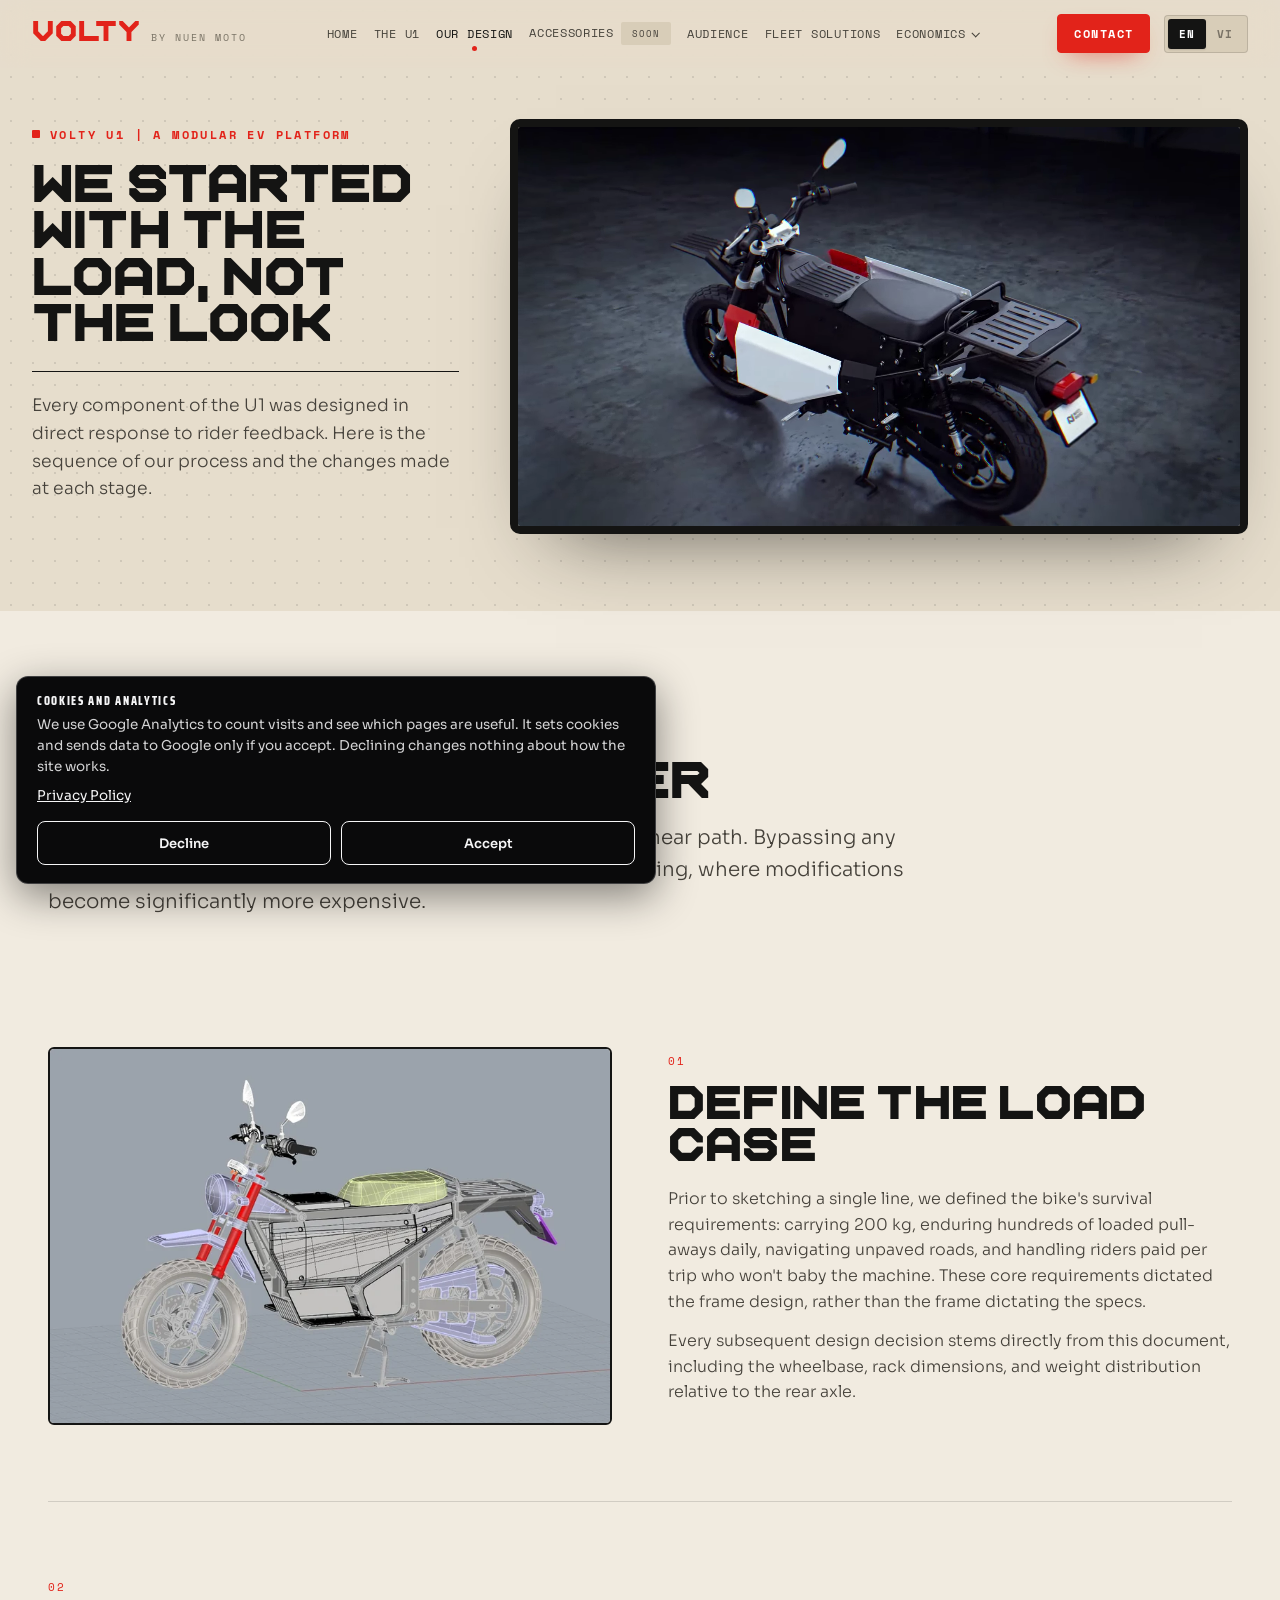
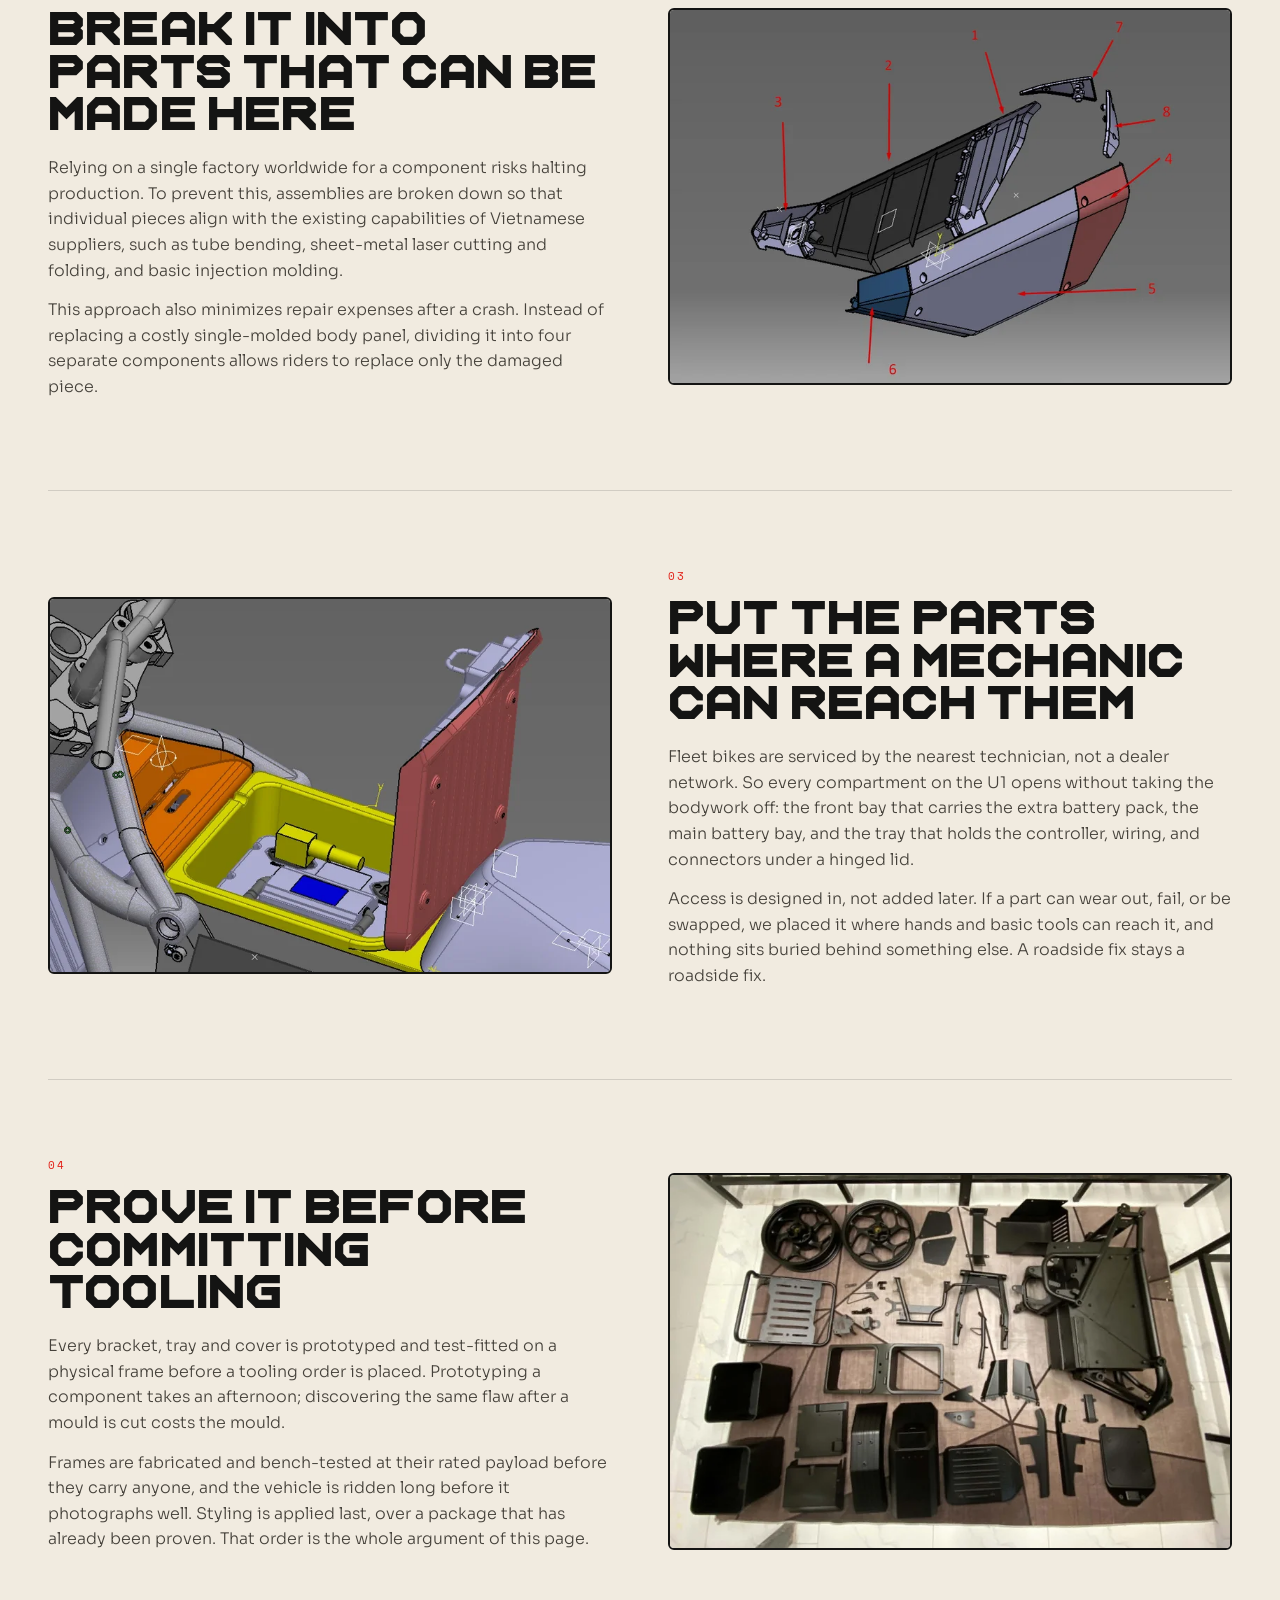
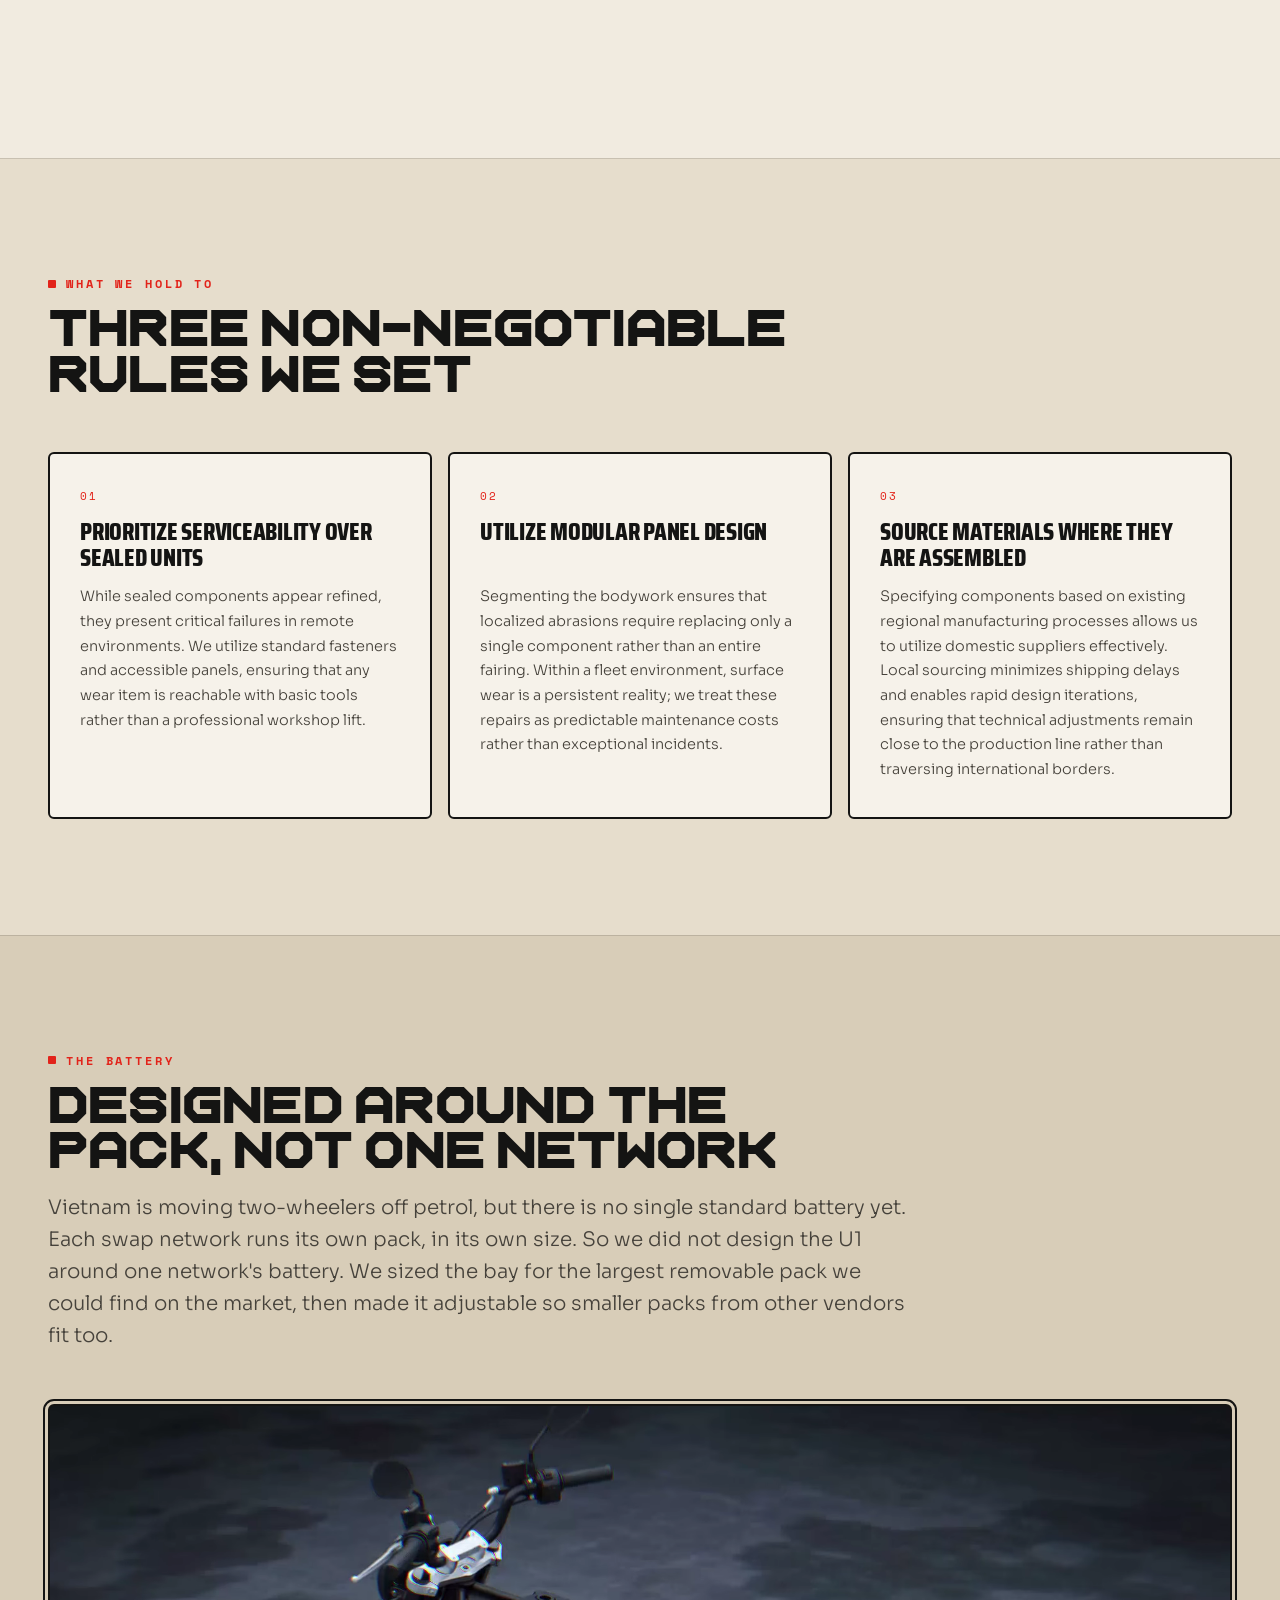
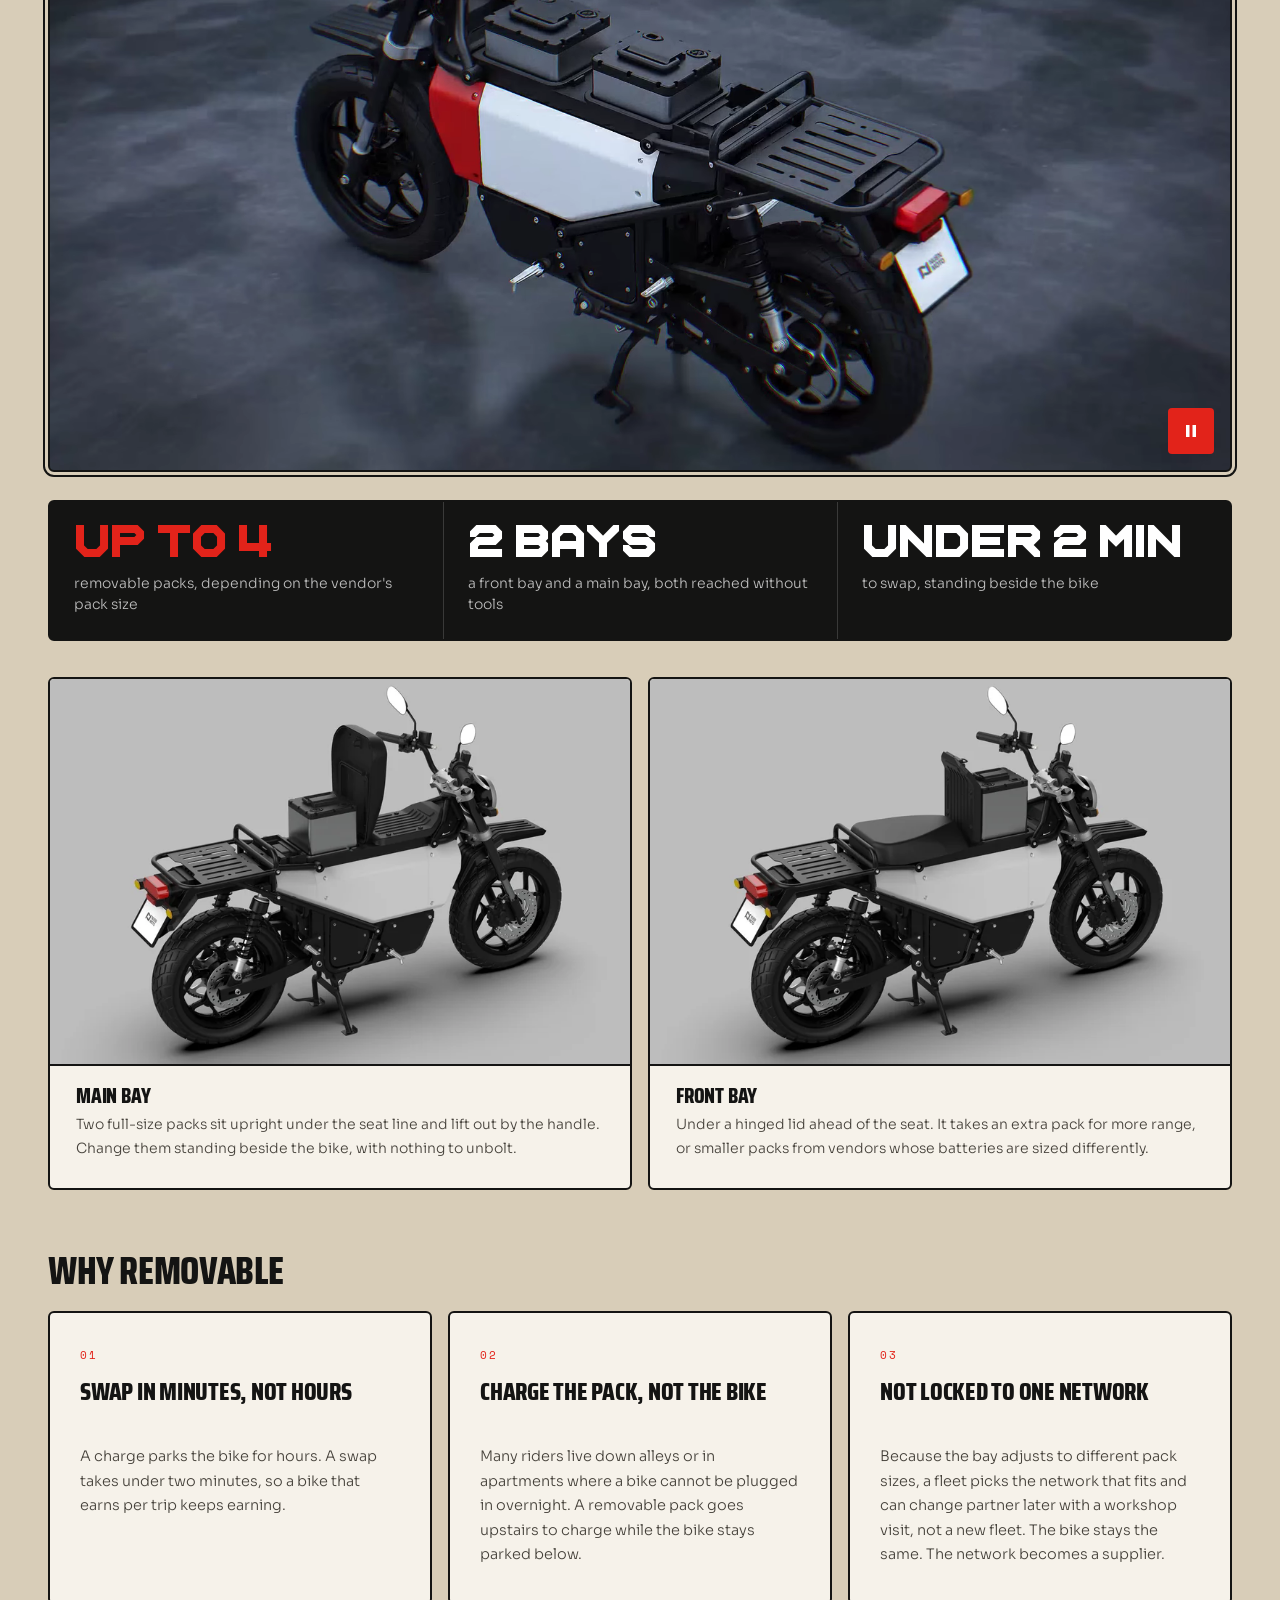
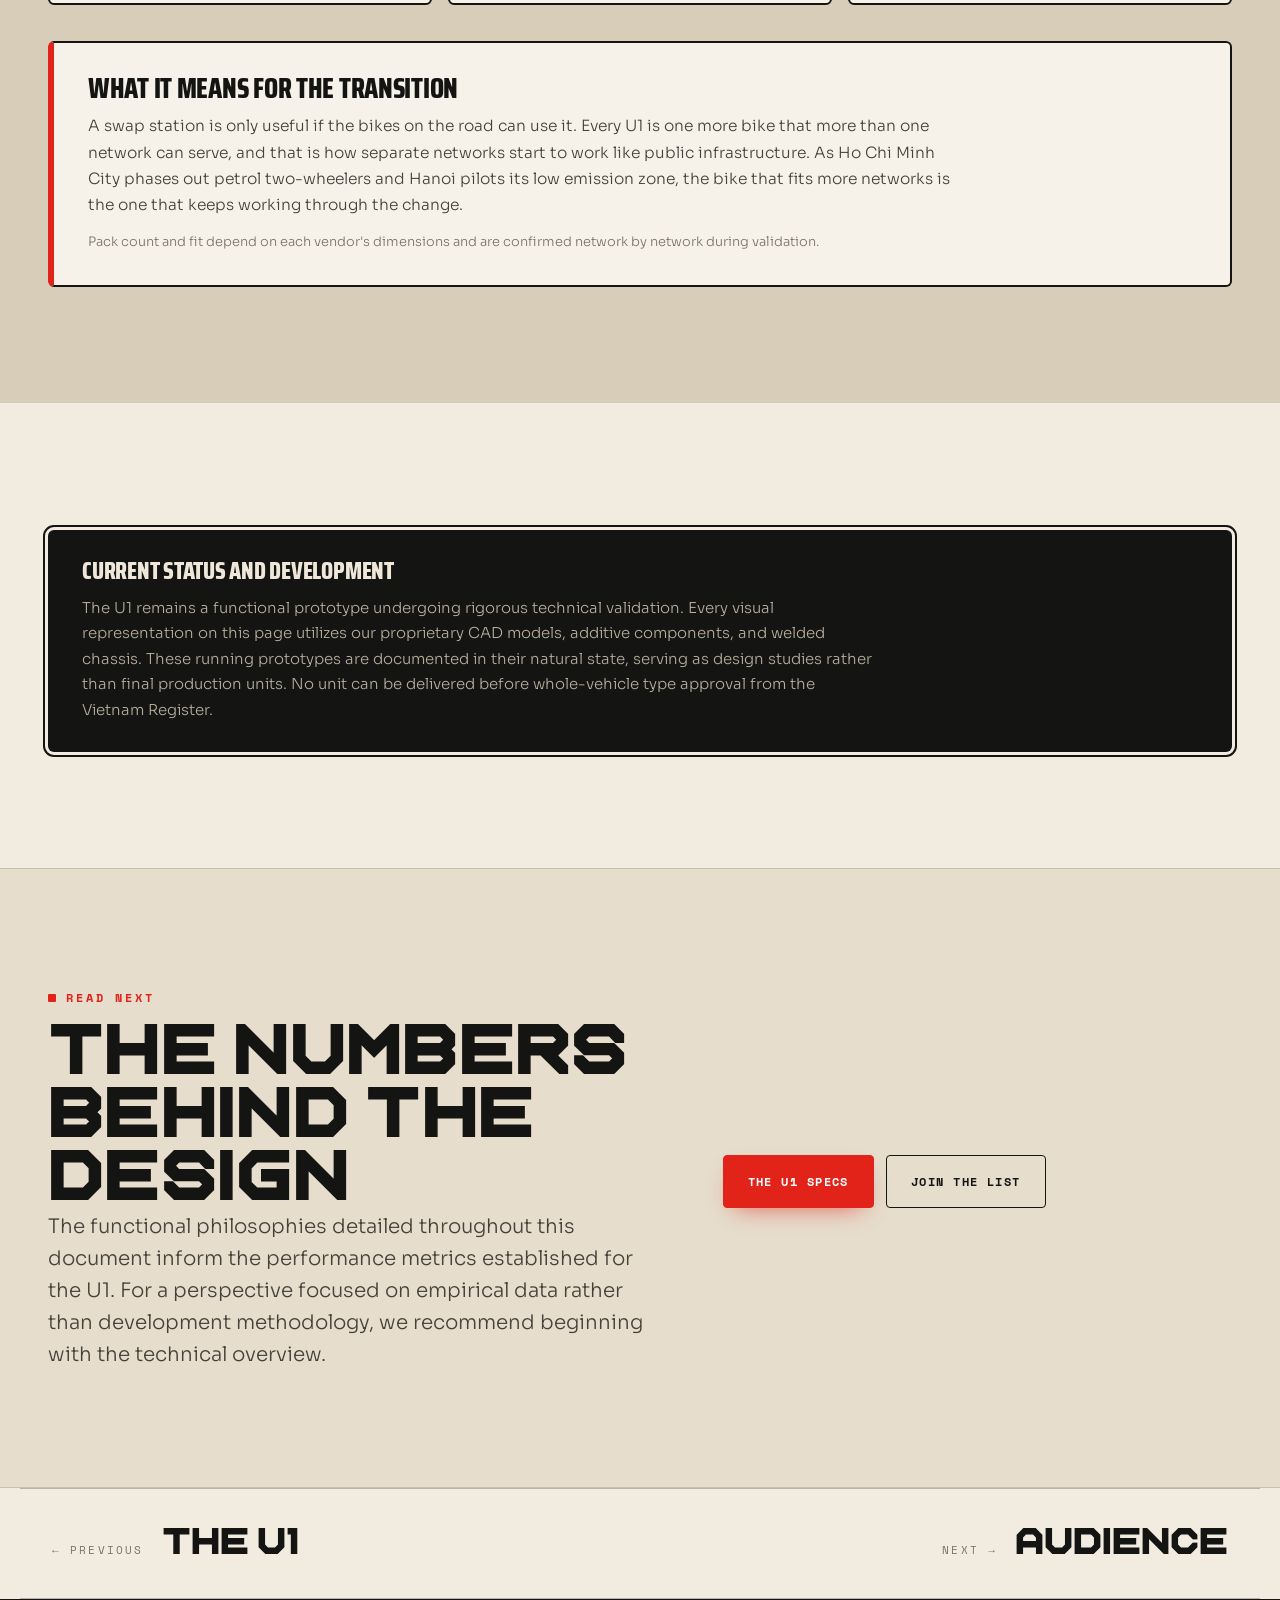
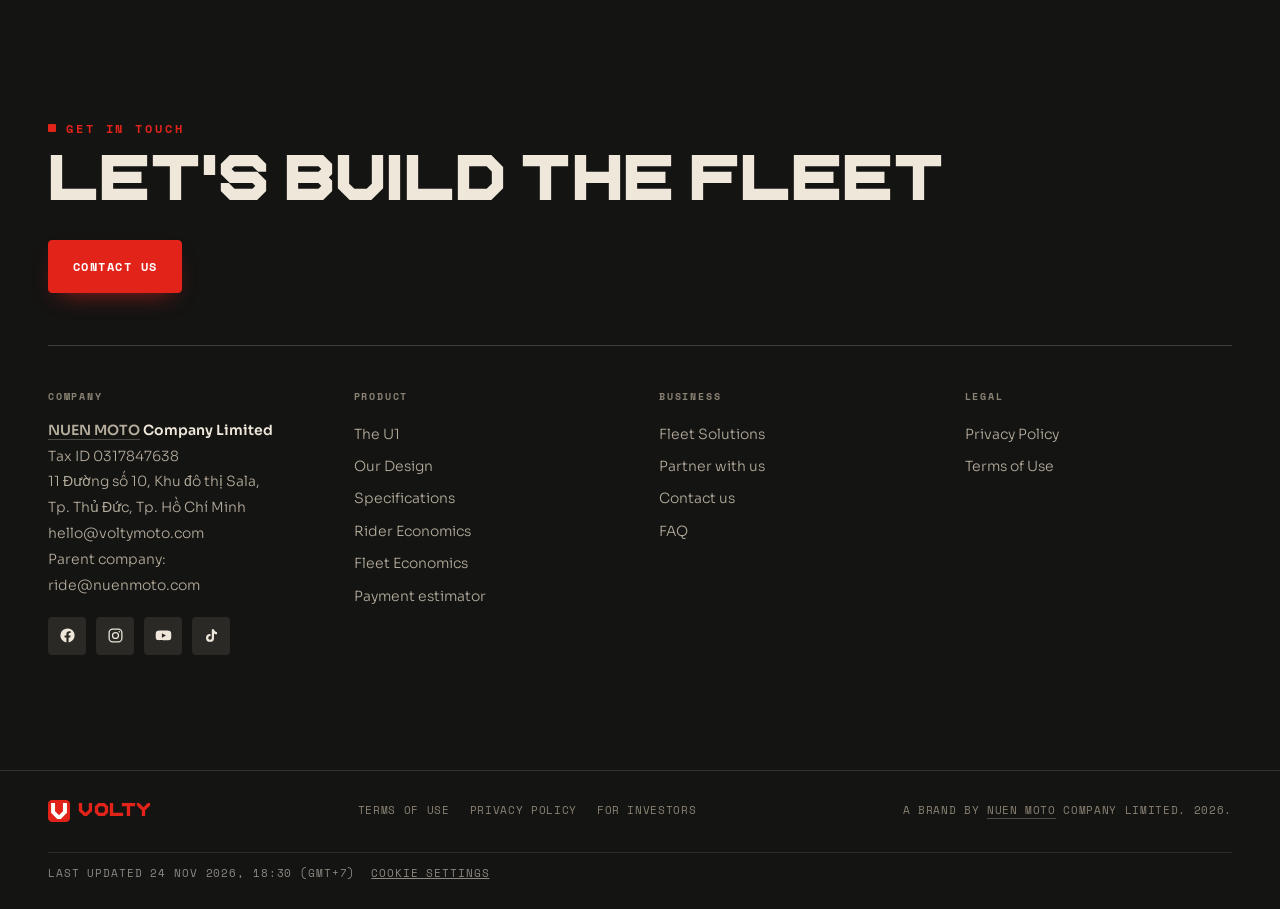
<file: design.html>
<!doctype html>
<html lang="en">
<head>
<meta charset="utf-8">
<meta name="viewport" content="width=device-width,initial-scale=1">
<title>Our Design | Volty by NUEN MOTO</title>
<style>
/* Fonts are embedded in the page so they load on every device, with no separate
   font files to upload. Latin and Vietnamese subsets are split by unicode-range. */
@font-face{font-family:'Name Smile';src:url([data-uri]) format('woff2');font-weight:400;font-style:normal;font-display:swap}
@font-face{font-family:'Saira Condensed';src:url([data-uri]) format('woff2');font-weight:800;font-style:normal;font-display:swap;unicode-range:U+0000-00FF,U+0131,U+0152-0153,U+02BB-02BC,U+02C6,U+02DA,U+02DC,U+0304,U+0308,U+0329,U+2000-206F,U+20AC,U+2122,U+2191,U+2193,U+2212,U+2215,U+FEFF,U+FFFD}
@font-face{font-family:'Saira Condensed';src:url([data-uri]) format('woff2');font-weight:800;font-style:normal;font-display:swap;unicode-range:U+0102-0103,U+0110-0111,U+0128-0129,U+0168-0169,U+01A0-01A1,U+01AF-01B0,U+0300-0301,U+0303-0304,U+0308-0309,U+0323,U+0329,U+1EA0-1EF9,U+20AB}
@font-face{font-family:'Sora';src:url([data-uri]) format('woff2');font-weight:300;font-style:normal;font-display:swap}
@font-face{font-family:'Sora';src:url([data-uri]) format('woff2');font-weight:400;font-style:normal;font-display:swap}
@font-face{font-family:'Sora';src:url([data-uri]) format('woff2');font-weight:600;font-style:normal;font-display:swap}
@font-face{font-family:'Space Mono';src:url([data-uri]) format('woff2');font-weight:400;font-style:normal;font-display:swap}
@font-face{font-family:'Space Mono';src:url([data-uri]) format('woff2');font-weight:700;font-style:normal;font-display:swap}
@font-face{font-family:'Be Vietnam Pro';src:url([data-uri]) format('woff2');font-weight:400;font-style:normal;font-display:swap;unicode-range:U+0000-00FF,U+0131,U+0152-0153,U+02BB-02BC,U+02C6,U+02DA,U+02DC,U+0304,U+0308,U+0329,U+2000-206F,U+20AC,U+2122,U+2191,U+2193,U+2212,U+2215,U+FEFF,U+FFFD}
@font-face{font-family:'Be Vietnam Pro';src:url([data-uri]) format('woff2');font-weight:400;font-style:normal;font-display:swap;unicode-range:U+0102-0103,U+0110-0111,U+0128-0129,U+0168-0169,U+01A0-01A1,U+01AF-01B0,U+0300-0301,U+0303-0304,U+0308-0309,U+0323,U+0329,U+1EA0-1EF9,U+20AB}
@font-face{font-family:'Be Vietnam Pro';src:url([data-uri]) format('woff2');font-weight:800;font-style:normal;font-display:swap;unicode-range:U+0000-00FF,U+0131,U+0152-0153,U+02BB-02BC,U+02C6,U+02DA,U+02DC,U+0304,U+0308,U+0329,U+2000-206F,U+20AC,U+2122,U+2191,U+2193,U+2212,U+2215,U+FEFF,U+FFFD}
@font-face{font-family:'Be Vietnam Pro';src:url([data-uri]) format('woff2');font-weight:800;font-style:normal;font-display:swap;unicode-range:U+0102-0103,U+0110-0111,U+0128-0129,U+0168-0169,U+01A0-01A1,U+01AF-01B0,U+0300-0301,U+0303-0304,U+0308-0309,U+0323,U+0329,U+1EA0-1EF9,U+20AB}
</style>
<!--icons:start-->
<link rel="apple-touch-icon" sizes="180x180" href="/apple-touch-icon.png?v=2">
<link rel="manifest" href="/site.webmanifest?v=2">
<meta name="apple-mobile-web-app-title" content="Volty">
<meta name="application-name" content="Volty">
<!--icons:end-->
<!--og:start-->
<meta property="og:site_name" content="Volty by NUEN MOTO">
<meta property="og:type" content="website">
<meta property="og:url" content="https://voltymoto.com/design.html">
<meta property="og:title" content="Our Design | Volty by NUEN MOTO">
<meta property="og:description" content="How the Volty U1 was designed. From load case to frame, CAD to printed parts, welded prototype to road testing, and the configurations the platform supports.">
<meta property="og:image" content="https://voltymoto.com/og-design.jpg">
<meta property="og:image:secure_url" content="https://voltymoto.com/og-design.jpg">
<meta property="og:image:type" content="image/jpeg">
<meta property="og:image:width" content="1200">
<meta property="og:image:height" content="630">
<meta property="og:image:alt" content="Volty by NUEN MOTO: Our Design">
<meta name="twitter:card" content="summary_large_image">
<meta name="twitter:title" content="Our Design | Volty by NUEN MOTO">
<meta name="twitter:description" content="How the Volty U1 was designed. From load case to frame, CAD to printed parts, welded prototype to road testing, and the configurations the platform supports.">
<meta name="twitter:image" content="https://voltymoto.com/og-design.jpg">
<!--og:end-->
<meta name="description" content="How the Volty U1 was designed. From load case to frame, CAD to printed parts, welded prototype to road testing, and the configurations the platform supports.">
<link rel="icon" href="/favicon.ico" sizes="32x32">
<link rel="icon" href="/favicon.svg" type="image/svg+xml">
<meta name="theme-color" content="#F3EFE7">

<style>
:root{
  --red:#E2231A; --red-d:#9c130c;
  --bg:#F3EFE7; --bg1:#FFFFFF; --bg2:#EFE9DE;
  --white:#151514; --muted:#4B4944; --faint:#8C887E;
  --green:#3F8A45;
  --line:rgba(21,21,20,.10); --line2:rgba(21,21,20,.18);

  /* Name Smile: hero heading and logo only. Never bolded, never below display size. */
  --hero:'Name Smile','Saira Condensed',sans-serif;
  /* All other headings, matching volty.info */
  --disp:'Saira Condensed',sans-serif;
  --mono:'Space Mono',monospace;
  --body:'Sora',sans-serif;
  --max:1240px; --nav-h:64px;
}
/* Name Smile, Sora and Space Mono carry no Vietnamese glyphs.
   On the VI locale the whole type stack falls back to Be Vietnam Pro.
   Saira Condensed has full Vietnamese coverage and stays. */
html[lang="vi"]{
  --hero:'Be Vietnam Pro',sans-serif;
  --mono:'Be Vietnam Pro',sans-serif;
  --body:'Be Vietnam Pro',sans-serif;
}

*{box-sizing:border-box;margin:0;padding:0}
html{scroll-behavior:smooth}
body{background:var(--bg);color:var(--white);font-family:var(--body);font-weight:300;line-height:1.6;-webkit-font-smoothing:antialiased;overflow-x:hidden}
img,video{display:block;max-width:100%}
a{color:inherit;text-decoration:none}
h1,h2,h3,h4{font-family:var(--disp);font-weight:800;line-height:.94;letter-spacing:-.01em;text-transform:uppercase}
html[lang="vi"] h1,html[lang="vi"] h2,html[lang="vi"] h3,html[lang="vi"] h4{letter-spacing:-.015em;line-height:1.04}
.wrap{max-width:var(--max);margin:0 auto;padding:0 28px}
.eyebrow{font-family:var(--mono);font-size:12px;letter-spacing:.28em;text-transform:uppercase;color:var(--red);font-weight:700}
.eyebrow.dim{color:var(--faint)}
.lead{font-size:clamp(16px,1.6vw,20px);color:var(--muted);font-weight:300;max-width:62ch}
.pad{padding:clamp(70px,9vw,130px) 0}
.shead{display:flex;flex-direction:column;gap:16px;margin-bottom:46px;max-width:840px}
.shead h2{font-size:clamp(36px,5.6vw,72px)}

/* ---------- nav ---------- */
nav{position:fixed;inset:0 0 auto 0;z-index:80;display:flex;align-items:center;justify-content:space-between;
  padding:13px 28px;background:rgba(243,239,231,0);backdrop-filter:blur(10px);transition:background .35s,border-color .35s;border-bottom:1px solid transparent}
nav.scrolled{background:rgba(243,239,231,.88);border-bottom-color:var(--line)}
/* Same lockup as the teaser page: wordmark and byline on one baseline, no mark. */
.brand{display:flex;align-items:baseline;gap:10px;z-index:90;transition:opacity .2s}
.brand:hover{opacity:.72}
.brand .wm{font-family:var(--hero);font-weight:400;font-size:23px;line-height:1;letter-spacing:.04em;text-transform:uppercase}
html[lang="vi"] .brand .wm{font-family:'Name Smile',sans-serif} /* wordmark is Latin, never translated */
.brand .by{font-family:var(--mono);font-size:10px;line-height:1;letter-spacing:.2em;color:var(--muted);text-transform:uppercase}
@media(max-width:560px){.brand .by{display:none}}
.navlinks{display:flex;gap:26px;align-items:center;font-family:var(--mono);font-size:12px;letter-spacing:.14em;text-transform:uppercase;color:var(--muted)}
.navlinks a:hover{color:var(--white)}
.navlinks a.on{color:var(--white)}
/* ---------- nav: coming-soon items ----------
   The .drop / .dropmenu / .grp / .sub rules below now carry the Economics
   dropdown. They were originally written for the Latest menu, which was
   removed from the markup. The JS is guarded with if(!d). */
.navlinks{position:relative}
.navlinks .drop{position:relative}
.navlinks .drop>button{background:none;border:0;color:var(--muted);font-family:var(--mono);font-size:11.5px;letter-spacing:.14em;text-transform:uppercase;cursor:pointer;padding:0;display:inline-flex;align-items:center;gap:6px}
.navlinks .drop>button:hover,.navlinks .drop.open>button{color:var(--white)}
.navlinks .drop>button::after{content:'';width:5px;height:5px;border-right:1px solid currentColor;border-bottom:1px solid currentColor;transform:rotate(45deg) translateY(-1px);transition:transform .2s}
.navlinks .drop.open>button::after{transform:rotate(-135deg) translateY(-1px)}
.dropmenu{position:absolute;top:calc(100% + 14px);left:-18px;min-width:190px;background:var(--bg2);border:1px solid var(--line2);padding:6px 0;opacity:0;visibility:hidden;transform:translateY(-6px);transition:opacity .18s,transform .18s,visibility .18s;z-index:95}
.navlinks .drop.open .dropmenu,.navlinks .drop:hover .dropmenu{opacity:1;visibility:visible;transform:translateY(0)}
.dropmenu a{display:block;padding:11px 18px;font-family:var(--mono);font-size:11px;letter-spacing:.14em;text-transform:uppercase;color:var(--muted)}
.dropmenu a:hover{color:var(--white);background:var(--bg1)}
.soon{color:var(--faint);cursor:default;display:inline-flex;align-items:center;gap:7px;font-family:var(--mono);font-size:11.5px;letter-spacing:.14em;text-transform:uppercase}
.soon .tag{font-size:8.5px;letter-spacing:.12em;border:1px solid var(--line2);padding:2px 5px;color:var(--faint)}
.mpanel .grp{font-family:var(--mono);font-size:9.5px;letter-spacing:.22em;text-transform:uppercase;color:var(--red);margin:18px 0 2px}
.mpanel .sub{padding-left:18px}
.navr{display:flex;align-items:center;gap:14px}
.navcta{font-family:var(--mono);font-size:12px;letter-spacing:.12em;text-transform:uppercase;border:1px solid var(--line2);padding:9px 16px;transition:.25s;color:var(--white)}
.navcta:hover{background:var(--red);border-color:var(--red)}
/* Square, matching the economics pages. Do not reintroduce border-radius here. */
.langsw{display:flex;border:1px solid var(--line2);overflow:hidden}
.langsw button{font-family:var(--mono);font-size:11px;letter-spacing:.08em;padding:8px 12px;background:none;border:0;color:var(--faint);cursor:pointer;transition:.2s}
.langsw button.on{background:var(--red);color:#fff}
.langsw button:not(.on):hover{color:var(--red)}
.burger{display:none;flex-direction:column;gap:5px;background:none;border:0;cursor:pointer;z-index:90}
.burger span{width:24px;height:2px;background:var(--white)}
.mpanel{position:fixed;inset:0;background:rgba(243,239,231,.98);z-index:85;display:none;flex-direction:column;justify-content:center;gap:6px;padding:40px}
.mpanel.show{display:flex}
.mpanel a{font-family:var(--disp);font-weight:700;font-size:30px;text-transform:uppercase;color:var(--muted);padding:8px 0;border-bottom:1px solid var(--line)}
@media(max-width:980px){.navlinks,.navcta{display:none}.burger{display:flex}}

/* ---------- hero ---------- */
/* Hero copy sits hard left rather than inside the 1240px content column, so the
   video keeps as much clear frame as possible. Deliberately not aligned to .wrap:
   the rest of the page still uses the column, the hero does not. */
.hero .wrap{position:relative;z-index:2;width:100%;max-width:none;margin:0;padding:0 28px 9vh clamp(24px,3.4vw,64px)}
.hero-copy{max-width:min(560px,52vw)}
@media(max-width:900px){.hero-copy{max-width:none}}
.hero h1{font-family:var(--hero);font-weight:400;font-size:clamp(36px,4.7vw,72px);line-height:.98;letter-spacing:.005em;text-transform:uppercase;margin:16px 0 20px}
html[lang="vi"] .hero h1{font-weight:800;font-size:clamp(32px,4vw,60px);line-height:1.04;letter-spacing:-.02em}
.hero .sub{font-size:clamp(15px,1.5vw,19px);color:rgba(21,21,20,.86);max-width:46ch;font-weight:300;margin-bottom:30px}
.btns{display:flex;gap:12px;flex-wrap:wrap}
.btn{font-family:var(--mono);font-size:12px;letter-spacing:.12em;text-transform:uppercase;padding:14px 24px;border:1px solid var(--line2);color:var(--white);transition:.25s;display:inline-block;cursor:pointer;background:none}
.btn:hover{border-color:#fff;background:rgba(21,21,20,.08)}
.btn.prime{background:var(--red);border-color:var(--red)}
.btn.prime:hover{background:var(--red-d);border-color:var(--red-d)}
.btn.light{background:#fff;color:#F3EFE7;border-color:#fff}
.btn.light:hover{background:rgba(21,21,20,.85);color:#F3EFE7}
.scrollcue{position:absolute;bottom:20px;right:28px;z-index:5;font-family:var(--mono);font-size:10px;letter-spacing:.3em;color:var(--faint);text-transform:uppercase}
@media(max-width:760px){.scrollcue{display:none}}

/* ---------- spec strip ---------- */
.specs{display:grid;grid-template-columns:repeat(3,1fr);gap:1px;background:var(--line);border-block:1px solid var(--line)}
.spec{background:var(--bg1);padding:34px 30px}
.spec .num{font-family:var(--disp);font-weight:800;font-size:clamp(34px,4.4vw,54px);line-height:1;display:block;font-variant-numeric:tabular-nums}
.spec .num .u{color:var(--red);font-size:.46em}
.spec span.l{font-family:var(--mono);font-size:10px;letter-spacing:.16em;text-transform:uppercase;color:var(--faint);display:block;margin-top:10px}
@media(max-width:760px){.specs{grid-template-columns:1fr}}

/* ---------- machine ---------- */
.split{display:grid;grid-template-columns:1.35fr .85fr;gap:52px;align-items:center}
.vshow{position:relative;overflow:hidden;border:1px solid var(--line)}
.vshow img{width:100%;aspect-ratio:3/2;object-fit:cover;object-position:52% 50%;transition:transform .7s cubic-bezier(.2,.7,.2,1)}
.vshow:hover img{transform:scale(1.05)}
.speclist{list-style:none}
.speclist li{display:flex;justify-content:space-between;align-items:baseline;gap:18px;padding:16px 0;border-bottom:1px solid var(--line)}
.speclist li:first-child{border-top:1px solid var(--line)}
.speclist span{font-family:var(--mono);font-size:11px;letter-spacing:.1em;text-transform:uppercase;color:var(--faint)}
.speclist b{font-family:var(--disp);font-weight:800;font-size:21px;text-align:right}
@media(max-width:900px){.split{grid-template-columns:1fr;gap:34px}}

/* ---------- economics ---------- */
.econ{background:var(--bg1);border-block:1px solid var(--line)}
.econ .grid{display:grid;grid-template-columns:1fr 1fr;gap:56px;align-items:center}
.kmrow{display:flex;gap:40px;flex-wrap:wrap;margin:6px 0 26px}
.kmbox .v{font-family:var(--disp);font-weight:800;font-size:clamp(38px,5vw,62px);line-height:1;font-variant-numeric:tabular-nums}
.kmbox.good .v{color:var(--green)}
.kmbox.bad .v{color:var(--faint)}
.kmbox .l{font-family:var(--mono);font-size:10px;letter-spacing:.14em;text-transform:uppercase;color:var(--faint);margin-top:8px}
.deltabar{height:8px;background:rgba(21,21,20,.06);margin-top:22px;overflow:hidden}
.deltabar i{display:block;height:100%;width:57%;background:linear-gradient(90deg,var(--green),#2F7A38)}
.note{font-family:var(--mono);font-size:11px;color:var(--faint);margin-top:12px;line-height:1.7}
@media(max-width:900px){.econ .grid{grid-template-columns:1fr;gap:34px}}

/* ---------- audience ---------- */
/* Six cards, three across. Every card reserves the same vertical space: one line
   of number, two lines of heading, three lines of body. The copy is written to
   fit that. If a translation runs longer the card grows and the grid row grows
   with it, so the six stay aligned rather than truncating. */
.aud{display:grid;grid-template-columns:repeat(3,1fr);gap:1px;background:var(--line);border:1px solid var(--line)}
.aud>div{background:var(--bg);padding:34px 30px 36px;display:flex;flex-direction:column;gap:14px}
.aud .k{font-family:var(--mono);font-size:11px;letter-spacing:.16em;color:var(--red)}
.aud h3{font-size:25px;line-height:1.02;min-height:calc(2 * 1.02em);margin:0}
.aud p{color:var(--muted);font-size:14.5px;line-height:1.7;min-height:calc(3 * 1.7em);margin:0}
@media(max-width:1080px){.aud{grid-template-columns:repeat(2,1fr)}}
@media(max-width:640px){.aud{grid-template-columns:1fr}.aud h3,.aud p{min-height:0}}

/* ---------- follow ---------- */
.follow{border-bottom:1px solid var(--line)}
.follow .grid{display:grid;grid-template-columns:1fr 1fr;gap:52px;align-items:center}
.follow h2{font-size:clamp(30px,4vw,50px)}
.frow{display:flex;gap:10px;flex-wrap:wrap;margin-top:6px}
.frow input{flex:1 1 190px;background:transparent;border:1px solid var(--line2);color:var(--white);font-family:var(--body);font-size:14px;padding:14px 16px}
.frow input::placeholder{color:var(--faint)}
.frow input:focus{outline:0;border-color:var(--red)}

.consent{font-family:var(--mono);font-size:11px;color:var(--faint);margin-top:14px;line-height:1.8;max-width:52ch}
.consent a{border-bottom:1px solid var(--line2)}
@media(max-width:900px){.follow .grid{grid-template-columns:1fr;gap:30px}}

/* ---------- footer ---------- */
.contact{background:linear-gradient(180deg,#F3EFE7,#FFFFFF);position:relative;overflow:hidden}
.contact::before{content:'';position:absolute;left:0;top:0;bottom:0;width:8px;background:var(--red)}
.cbtn{margin-top:30px}
.cgrid{display:grid;grid-template-columns:repeat(4,1fr);gap:38px;margin-top:52px;padding-top:46px;border-top:1px solid var(--line)}
.cgrid h4{font-family:var(--mono);font-size:10px;font-weight:700;letter-spacing:.18em;color:var(--faint);margin-bottom:16px;text-transform:uppercase}
.cgrid a{display:block;color:var(--muted);padding:5px 0;font-size:14px}
.cgrid a:hover{color:var(--white)}
.cgrid .ent{color:var(--muted);font-size:14px;line-height:1.85}
.cgrid .ent b{color:var(--white);font-weight:600}
.csocials{display:flex;gap:10px;margin-top:18px}
.csocials a{width:38px;height:38px;border:1px solid var(--line2);display:grid;place-items:center;padding:0;transition:.2s}
.csocials a:hover{background:var(--red);border-color:var(--red)}
.csocials svg{width:17px;height:17px;fill:currentColor}
footer{border-top:1px solid var(--line);padding:26px 0;background:var(--bg)}
footer .wrap{display:flex;justify-content:space-between;align-items:center;flex-wrap:wrap;gap:14px}
.fbrand{display:flex;align-items:center;gap:8px;font-family:var(--hero);font-size:17px;letter-spacing:.03em;text-transform:uppercase}
html[lang="vi"] .fbrand{font-family:'Name Smile',sans-serif}
.fbrand svg{width:22px;height:22px}
.flinks{display:flex;gap:20px}
.flinks a,.fmeta{font-family:var(--mono);font-size:11px;letter-spacing:.06em;color:var(--faint);text-transform:uppercase}
.flinks a:hover{color:var(--white)}
@media(max-width:900px){.cgrid{grid-template-columns:1fr 1fr}}
@media(max-width:560px){.cgrid{grid-template-columns:1fr}.wrap{padding:0 20px}}
.hero .poster{display:none}
@media(prefers-reduced-motion:reduce){html{scroll-behavior:auto}.hero video{display:none}.hero .poster{display:block}}
</style>
<style>
/* ---------- page hero ----------
   Same construction as the homepage hero so both pages read identically:
   full-viewport looping video, copy bottom left, one type scale.
   No --hero-shift here. The homepage clip is a moving orbit that pushed the
   bike under the copy; this one is a locked-off side view already framed clear. */
.hero{position:relative;height:100svh;min-height:620px;overflow:hidden;display:flex;align-items:flex-end;background:var(--bg);--hero-shift:10%}
.hero::before{content:'';position:absolute;left:0;top:0;bottom:0;width:6px;background:var(--red);z-index:3}
.hero video{position:absolute;inset:0;width:100%;height:100%;object-fit:cover;z-index:0;filter:brightness(1.04) contrast(1.03);
  transform:translateX(var(--hero-shift))}
.hero .poster{position:absolute;inset:0;width:100%;height:100%;object-fit:cover;z-index:0;display:none;transform:translateX(var(--hero-shift))}
/* This clip is a locked-off side view and the bike fills the frame, so unlike the
   homepage there is no empty side to move the copy into. The left column is held
   solid to 20% and stays heavy to past the copy edge, and the same rule applies:
   the first stop must stay wider than --hero-shift or the exposed strip shows. */
.hero::after{content:'';position:absolute;inset:0;z-index:1;background:
  linear-gradient(90deg,#F3EFE7 0%,#F3EFE7 14%,rgba(243,239,231,.90) 26%,rgba(243,239,231,.60) 40%,rgba(243,239,231,.26) 54%,rgba(243,239,231,.06) 66%,transparent 78%),
  linear-gradient(180deg,rgba(243,239,231,.62) 0%,transparent 28%,rgba(243,239,231,.30) 64%,rgba(243,239,231,.92) 100%)}
@media(max-width:1100px){.hero{--hero-shift:5%}}
@media(max-width:760px){.hero{--hero-shift:0%}
  .hero::after{background:linear-gradient(180deg,rgba(243,239,231,.80) 0%,rgba(243,239,231,.34) 32%,rgba(243,239,231,.72) 70%,rgba(243,239,231,.97) 100%)}}
/* Hero copy sits hard left rather than inside the 1240px content column, so the
   video keeps as much clear frame as possible. Deliberately not aligned to .wrap:
   the rest of the page still uses the column, the hero does not. */
.hero .wrap{position:relative;z-index:2;width:100%;max-width:none;margin:0;padding:0 28px 9vh clamp(24px,3.4vw,64px)}
.hero-copy{max-width:min(560px,52vw)}
@media(max-width:900px){.hero-copy{max-width:none}}
.crumb{font-family:var(--mono);font-size:11px;letter-spacing:.16em;text-transform:uppercase;color:var(--faint)}
.hero h1{font-family:var(--hero);font-weight:400;font-size:clamp(36px,4.7vw,72px);line-height:.98;letter-spacing:.005em;text-transform:uppercase;margin:16px 0 20px}
html[lang="vi"] .hero h1{font-weight:800;font-size:clamp(32px,4vw,60px);line-height:1.04;letter-spacing:-.02em}
.hero .sub{font-size:clamp(15px,1.5vw,19px);color:rgba(21,21,20,.86);max-width:46ch;font-weight:300}

/* ---------- what a work motorcycle means ---------- */
.means{border-bottom:1px solid var(--line)}
.means .grid{display:grid;grid-template-columns:1.05fr .95fr;gap:56px;align-items:center}
.means .shot{border:1px solid var(--line);overflow:hidden}
.means .shot img{width:100%;height:auto;aspect-ratio:4/3;object-fit:cover;object-position:52% 54%}
.means h2{font-size:clamp(32px,4.6vw,58px);margin-bottom:20px}
.means p{color:var(--muted);margin-bottom:14px;max-width:56ch}
.mlist{list-style:none;margin-top:26px;display:grid;gap:1px;background:var(--line);border:1px solid var(--line)}
.mlist li{background:var(--bg);padding:16px 20px;display:grid;grid-template-columns:auto 1fr;gap:16px;align-items:baseline}
.mlist .n{font-family:var(--mono);font-size:10px;letter-spacing:.16em;color:var(--red)}
.mlist .t{font-size:14.5px;color:var(--muted)}
@media(max-width:900px){.means .grid{grid-template-columns:1fr;gap:32px}}

/* ---------- spec table ---------- */
.stab{border:1px solid var(--line)}
.stab .row{display:grid;grid-template-columns:1fr auto;gap:24px;align-items:baseline;padding:18px 26px;border-bottom:1px solid var(--line)}
.stab .row:last-child{border-bottom:0}
.stab .row:nth-child(odd){background:var(--bg1)}
.stab .lbl{font-family:var(--mono);font-size:11px;letter-spacing:.13em;text-transform:uppercase;color:var(--muted)}
.stab .val{font-family:var(--disp);font-weight:800;font-size:23px;text-align:right;font-variant-numeric:tabular-nums}
.stab .val .u{color:var(--red);font-size:.62em;margin-left:4px}
.stab .grp{padding:14px 26px;background:var(--bg2);border-bottom:1px solid var(--line);font-family:var(--mono);font-size:10px;letter-spacing:.22em;text-transform:uppercase;color:var(--red)}
@media(max-width:560px){.stab .row{grid-template-columns:1fr;gap:6px}.stab .val{text-align:left}}

/* ---------- alternating feature blocks ---------- */
.feat{display:grid;grid-template-columns:1fr 1fr;gap:56px;align-items:center;margin-bottom:clamp(56px,7vw,96px)}
.feat:last-child{margin-bottom:0}
.feat.flip .fimg{order:2}
.feat .fimg{border:1px solid var(--line);overflow:hidden}
/* height:auto is required: the width and height attributes on the img map to
   presentational CSS height, which would otherwise beat aspect-ratio. */
.feat .fimg img{width:100%;height:auto;aspect-ratio:3/2;object-fit:cover;object-position:52% 50%;transition:transform .7s cubic-bezier(.2,.7,.2,1)}
.feat .fimg:hover img{transform:scale(1.04)}
.feat h3{font-size:clamp(28px,3.4vw,42px);margin-bottom:16px}
.feat p{color:var(--muted);margin-bottom:14px}
.ftags{display:flex;gap:8px;flex-wrap:wrap;margin-top:22px}
.ftags span{font-family:var(--mono);font-size:10px;letter-spacing:.14em;text-transform:uppercase;color:var(--faint);border:1px solid var(--line2);padding:7px 11px}
@media(max-width:900px){.feat{grid-template-columns:1fr;gap:30px}.feat.flip .fimg{order:0}}

/* ---------- open items and status ---------- */
.open{background:var(--bg1);border:1px solid var(--line);border-left:3px solid var(--red);padding:clamp(28px,3.4vw,44px)}
.open h3{font-size:26px;margin-bottom:14px}
.open p{color:var(--muted);max-width:70ch}
.olist{list-style:none;margin-top:24px;display:grid;grid-template-columns:1fr 1fr;gap:1px;background:var(--line);border:1px solid var(--line)}
.olist li{background:var(--bg);padding:16px 20px;font-family:var(--mono);font-size:11.5px;letter-spacing:.08em;text-transform:uppercase;color:var(--muted)}
@media(max-width:640px){.olist{grid-template-columns:1fr}}

.status{display:grid;grid-template-columns:repeat(3,1fr);gap:1px;background:var(--line);border:1px solid var(--line);margin-top:40px}
.status>div{background:var(--bg);padding:30px 26px;display:flex;flex-direction:column;gap:12px}
.status .st{font-family:var(--mono);font-size:10px;letter-spacing:.2em;text-transform:uppercase;color:var(--red)}
.status h4{font-size:21px}
.status p{color:var(--muted);font-size:14px;line-height:1.7;min-height:calc(3 * 1.7em)}
@media(max-width:860px){.status{grid-template-columns:1fr}.status p{min-height:0}}

/* ---------- closing cta ---------- */
.ucta{background:var(--bg1);border-block:1px solid var(--line)}
.ucta .in{display:grid;grid-template-columns:1.1fr .9fr;gap:52px;align-items:center}
.ucta h2{font-size:clamp(34px,5vw,64px)}
.ubtns{display:flex;gap:12px;flex-wrap:wrap;margin-top:8px}
@media(max-width:900px){.ucta .in{grid-template-columns:1fr;gap:30px}}
</style>

<style>
/* ---------- process steps ---------- */
.step{display:grid;grid-template-columns:1fr 1fr;gap:56px;align-items:center;padding:clamp(48px,6vw,84px) 0;border-bottom:1px solid var(--line)}
.step:last-child{border-bottom:0}
.step.flip .simg{order:2}
.simg{border:1px solid var(--line);overflow:hidden;background:var(--bg1)}
.simg img{width:100%;height:auto;aspect-ratio:3/2;object-fit:cover;object-position:50% 50%;transition:transform .7s cubic-bezier(.2,.7,.2,1)}
.simg:hover img{transform:scale(1.03)}
.sno{font-family:var(--mono);font-size:11px;letter-spacing:.2em;color:var(--red);margin-bottom:14px}
.step h3{font-size:clamp(28px,3.4vw,42px);margin-bottom:16px}
.step p{color:var(--muted);margin-bottom:14px}
.pair{display:grid;grid-template-columns:1fr 1fr;gap:1px;background:var(--line);border:1px solid var(--line)}
.pair img{width:100%;height:auto;aspect-ratio:1/1;object-fit:cover;display:block}
@media(max-width:900px){.step{grid-template-columns:1fr;gap:30px}.step.flip .simg{order:0}}

/* ---------- principles ---------- */
.prin{display:grid;grid-template-columns:repeat(3,1fr);gap:1px;background:var(--line);border:1px solid var(--line)}
.prin>div{background:var(--bg);padding:34px 30px 36px;display:flex;flex-direction:column;gap:14px}
.prin .k{font-family:var(--mono);font-size:11px;letter-spacing:.16em;color:var(--red)}
.prin h3{font-size:25px;line-height:1.02;min-height:calc(2 * 1.02em);margin:0}
.prin p{color:var(--muted);font-size:14.5px;line-height:1.7;min-height:calc(3 * 1.7em);margin:0}
@media(max-width:1080px){.prin{grid-template-columns:repeat(2,1fr)}}
@media(max-width:640px){.prin{grid-template-columns:1fr}.prin h3,.prin p{min-height:0}}

/* ---------- configurations ---------- */
.cfg{display:grid;grid-template-columns:repeat(2,1fr);gap:1px;background:var(--line);border:1px solid var(--line)}
.cfg>figure{background:var(--bg);margin:0}
.cfg img{width:100%;height:auto;aspect-ratio:16/10;object-fit:cover;background:#f2f2f3;display:block}
.cfg figcaption{padding:20px 26px 26px}
.cfg h4{font-size:21px;margin-bottom:8px}
.cfg p{color:var(--muted);font-size:14px;line-height:1.65;margin:0}
@media(max-width:760px){.cfg{grid-template-columns:1fr}}

.note{border:1px solid var(--line);border-left:3px solid var(--red);background:var(--bg1);padding:clamp(26px,3vw,40px)}
.note h3{font-size:24px;margin-bottom:12px}
.note p{color:var(--muted);max-width:72ch}

/* ---------- section headings: Name Smile on English only ----------
   Name Smile is 400 weight, uppercase, 95 ASCII glyphs and has no Vietnamese:
   its .notdef is the foundry's own badge, so a missing glyph prints a vendor
   logo. Never bold it, a synthesized bold smears the strokes. Vietnamese keeps
   Saira Condensed 800, which carries the full diacritic set. Every English
   heading on this page was checked against the font's cmap before shipping. */
html[lang="en"] h1,
html[lang="en"] h2{font-family:'Name Smile','Saira Condensed',sans-serif;font-weight:400;line-height:1.0;letter-spacing:.005em}
html[lang="vi"] h1,
html[lang="vi"] h2{font-family:var(--disp);font-weight:800;line-height:.94;letter-spacing:-.01em}
/* Process step titles (The process, 01 to 04) follow the same rule: Name Smile in
   English, never bolded; Vietnamese keeps Saira Condensed 800 from the base h3 rule. */
html[lang="en"] .step h3{font-family:'Name Smile','Saira Condensed',sans-serif;font-weight:400;line-height:1.02;letter-spacing:.005em}
/* the wordmark and the hero already run Name Smile; leave their own metrics alone */
html[lang="en"] .brand .wm{line-height:1}

.pager{border-top:1px solid var(--line);background:#FFFFFF}
.pager .wrap{display:grid;grid-template-columns:1fr 1fr;gap:1px;padding:0}
.pager a{padding:38px 28px;background:var(--bg);transition:.28s;display:block}
.pager a:hover{background:#EFE9DE}
.pager a.next{text-align:right;border-left:1px solid var(--line)}
.pager .k{font-family:var(--mono);font-size:11px;letter-spacing:.18em;text-transform:uppercase;color:var(--faint);display:block;margin-bottom:10px}
.pager b{font-family:var(--hero),var(--disp);font-weight:400;text-transform:uppercase;font-size:clamp(20px,2.1vw,28px);transition:.28s}
html[lang="vi"] .pager b{font-family:var(--disp);font-weight:800}
.pager a:hover b{color:var(--red)}
@media(max-width:720px){.pager .wrap{grid-template-columns:1fr}.pager a.next{border-left:0;border-top:1px solid var(--line);text-align:left}}

/* ---------- shared with audience / vehicle / economics ----------
   Scroll reveal and the section-head rhythm, so every page below the hero
   moves and breathes the same way. .rv is opt-in per element. */
.rv{opacity:0;transform:translateY(26px);transition:opacity .8s cubic-bezier(.2,.7,.2,1),transform .8s cubic-bezier(.2,.7,.2,1)}
.rv.in{opacity:1;transform:none}
.rv.d1{transition-delay:.08s}
.rv.d2{transition-delay:.16s}
@media(prefers-reduced-motion:reduce){.rv{opacity:1;transform:none;transition:none}}
.shead{margin-bottom:52px;max-width:860px}

.corp{display:inline;padding:0;color:inherit;border-bottom:1px solid var(--line2);transition:.2s}
.corp:hover{color:var(--red);border-bottom-color:var(--red)}
</style>
<style>
/* Mobile menu stacking. The panel used to sit at z-index 85, above the nav (80),
   which buried the burger once the panel opened: the menu could only be closed by
   choosing a link. The panel now sits under the nav, so the burger, the wordmark
   and the language switch stay reachable over it. */
.mpanel{z-index:79!important;padding-top:calc(var(--nav-h,64px) + 24px)!important}
</style>
<style>
/* =====================================================================
   VOLTY LIGHT EDITION: shared chrome for every inner page.
   Loaded after each page's own styles so it wins without rewriting them.
   The page's own colour tokens are re-pointed to the light palette here,
   which carries most components across on its own.
   ===================================================================== */
:root{
  --red:#E2231A; --red-d:#B8170F; --red-l:#E2231A;
  --paper:#F3EFE7; --paper2:#E7DDCB; --card:#FFFFFF;
  --ink:#151514; --ink2:#4B4944; --ink3:#8C887E;
  /* re-pointed legacy tokens: dark surfaces become light, light text becomes ink */
  --bg:#F3EFE7; --bg1:#FFFFFF; --bg2:#E7DDCB;
  --white:#151514; --muted:#4B4944; --faint:#8C887E;
  --line:rgba(21,21,20,.12); --line2:rgba(21,21,20,.22);
  --green:#3F8A45; --blue:#2F6FA8; --amber:#C8561E;
  --sage:#D8E3D0; --sky:#D5E2EC; --butter:#F2E4BC; --blush:#F3D8CE; --lilac:#E2DCEC; --mint:#D3E9E0;
  --hero:'Name Smile','Saira Condensed',sans-serif; --wordmark:'Name Smile','Saira Condensed',sans-serif;
  --disp:'Saira Condensed',sans-serif; --mono:'Space Mono',monospace; --body:'Sora',sans-serif;
  --nav-h:68px; --r:26px;
}
html[lang="vi"]{--hero:'Saira Condensed',sans-serif;--mono:'Be Vietnam Pro',sans-serif;--body:'Be Vietnam Pro',sans-serif}
html body{background:var(--paper);color:var(--ink)}
::selection{background:var(--red);color:#fff}

/* ---------- headings: Name Smile in English, Saira Condensed 800 in Vietnamese ---------- */
html[lang="en"] body h1,html[lang="en"] body h2{font-family:'Name Smile','Saira Condensed',sans-serif!important;font-weight:400!important;letter-spacing:.005em!important;line-height:.98!important;color:var(--ink)}
html[lang="vi"] body h1,html[lang="vi"] body h2{font-family:'Saira Condensed',sans-serif!important;font-weight:800!important;letter-spacing:-.015em!important;line-height:1.04!important;color:var(--ink)}
body h3,body h4{color:var(--ink)}
body .shead h2{font-size:clamp(28px,3.6vw,56px)!important;max-width:24ch}
body .lead{color:var(--ink2)}

/* ---------- eyebrows: red dot, red label ---------- */
body .eyebrow,body .eyebrow.blue,body .eyebrow.green,body .eyebrow.dim{display:inline-flex;align-items:center;gap:10px;color:var(--red)!important;font-family:var(--mono);font-weight:700;letter-spacing:.24em}
body .eyebrow::before{content:'';width:9px;height:9px;border-radius:50%;background:var(--red);flex:none}
body .crumb,body .ecrumb,body .xh-crumb{display:inline-flex;align-items:center;gap:10px;color:var(--red)!important;font-family:var(--mono);font-weight:700;font-size:12px;letter-spacing:.2em;text-shadow:none!important}
body .crumb::before,body .ecrumb::before,body .xh-crumb::before{content:'';width:9px;height:9px;border-radius:50%;background:var(--red);flex:none}
body .ecrumb a,body .xh-crumb a{color:inherit}

/* ---------- buttons: Braun keys ---------- */
body .btn{border-radius:14px!important;border:1.5px solid var(--ink)!important;color:var(--ink)!important;background:transparent!important;font-weight:700;padding:16px 24px}
body .btn:hover{background:var(--ink)!important;color:var(--paper)!important}
body .btn.prime{background:var(--red)!important;border-color:var(--red)!important;color:#fff!important;box-shadow:0 10px 24px -12px rgba(226,35,26,.75)}
body .btn.prime:hover{background:var(--red-d)!important;border-color:var(--red-d)!important}
body .btn.light{background:var(--ink)!important;border-color:var(--ink)!important;color:var(--paper)!important}
body .navcta{border-radius:12px!important;border:1.5px solid var(--ink)!important;color:var(--ink)!important;background:transparent!important;font-weight:700}
body .navcta:hover{background:var(--ink)!important;color:var(--paper)!important}
body .path.prime .navcta,body .route.prime .navcta{background:var(--red)!important;border-color:var(--red)!important;color:#fff!important}

/* ---------- nav ---------- */
body nav{height:var(--nav-h);padding:0 32px!important;background:rgba(243,239,231,.74)!important;backdrop-filter:saturate(1.3) blur(14px);-webkit-backdrop-filter:saturate(1.3) blur(14px);border-bottom:1px solid transparent!important}
body nav.scrolled{background:rgba(243,239,231,.92)!important;border-bottom-color:var(--line)!important}
body .brand .wm{font-family:'Name Smile',sans-serif!important;font-size:25px;color:var(--red)!important}
body .brand .by{color:var(--ink3)!important;font-family:'Space Mono',monospace}
html[lang="vi"] body .brand .by{font-family:'Be Vietnam Pro',sans-serif}
body .navlinks{color:var(--ink2);gap:6px}
body .navlinks>a,body .navlinks .drop>button,body .navlinks>.soon{padding:9px 12px;border-radius:10px;color:var(--ink2)!important}
body .navlinks>a:hover,body .navlinks .drop>button:hover{background:rgba(21,21,20,.06);color:var(--ink)!important}
body .navlinks a.on{color:var(--ink)!important;position:relative}
body .navlinks a.on::after{content:'';position:absolute;left:50%;bottom:1px;width:5px;height:5px;margin-left:-2.5px;border-radius:50%;background:var(--red)}
body .navr .navcta{background:var(--ink)!important;color:var(--paper)!important;border-color:var(--ink)!important}
body .navr .navcta:hover{background:var(--red)!important;border-color:var(--red)!important;color:#fff!important}
body .dropmenu{background:var(--card)!important;border:1px solid var(--line)!important;border-radius:16px!important;padding:8px!important;box-shadow:0 24px 48px -24px rgba(21,21,20,.35)!important}
body .dropmenu a{border-radius:10px;color:var(--ink2)!important;background:none!important}
body .dropmenu a:hover{background:var(--paper)!important;color:var(--red)!important}
body .soon .tag{border:0!important;border-radius:6px;background:var(--butter);color:var(--ink2)!important}
body .langsw{padding:3px!important;border-radius:12px!important;background:var(--paper2)!important;border:1px solid var(--line)!important;overflow:visible!important}
body .langsw button{border-radius:9px!important;color:var(--ink3)!important;background:none!important;font-family:'Space Mono',monospace!important;font-weight:700;padding:7px 11px!important}
body .langsw button.on{background:var(--card)!important;color:var(--red)!important;box-shadow:0 1px 2px rgba(0,0,0,.12)}
body .burger span{background:var(--ink)!important}
body .mpanel{background:var(--paper)!important}
body .mpanel a,body .mpanel .soon{font-family:var(--hero)!important;font-weight:400;font-size:24px!important;color:var(--ink)!important;border-bottom:1px solid var(--line)!important}
html[lang="vi"] body .mpanel a{font-weight:800}
body .mpanel a:hover{color:var(--red)!important}
body .mpanel .grp{color:var(--red)!important}
body .mpanel .sub{font-size:19px!important}

/* ---------- pager ---------- */
body .pager{background:var(--card)!important;border-top:1px solid var(--line)}
body .pager a{background:var(--card)!important}
body .pager a:hover{background:var(--paper)!important}
body .pager .k{color:var(--ink3)!important}
body .pager b{font-size:clamp(22px,2.4vw,34px)!important;color:var(--ink)}
body .pager a:hover b{color:var(--red)!important}

/* ---------- contact band and footer ---------- */
body .contact{background:var(--card)!important}
body .contact::before{display:none!important}
body .contact h2{font-size:clamp(30px,4.5vw,75px)!important}
body .cgrid{border-top:1px solid var(--line2)!important}
body .cgrid h4{color:var(--ink3)!important}
body .cgrid a,body .cgrid .ent{color:var(--ink2)!important}
body .cgrid a:hover{color:var(--red)!important}
body .cgrid .ent b{color:var(--ink)!important}
body .csocials a{border:0!important;border-radius:12px;background:var(--paper)!important;color:var(--ink)!important}
body .csocials a:hover{background:var(--red)!important;color:#fff!important}
body .csocials svg[fill="none"]{fill:none!important;stroke:currentColor}
body footer{background:var(--card)!important;border-top:1px solid var(--line)!important}
body .fbrand{font-family:'Name Smile',sans-serif!important;color:var(--red)!important}
body .flinks a,body .fmeta{color:var(--ink3)!important}
body .flinks a:hover{color:var(--red)!important}
body .corp{color:inherit;border-bottom:1px solid var(--line2)}
body .corp:hover{color:var(--red)!important}

/* ---------- hero: copy left, media in a white housing right, media first on mobile ---------- */
body .hero,body .vhero,body .ehero{display:grid!important;grid-template-columns:minmax(0,4.4fr) minmax(0,7.6fr);gap:clamp(28px,4vw,72px);align-items:center;
  height:auto!important;min-height:0!important;max-height:none!important;overflow:visible!important;
  padding:calc(var(--nav-h) + clamp(28px,4vw,64px)) max(32px,calc((100vw - 1480px)/2)) clamp(56px,6vw,96px)!important;margin:0!important;
  background:radial-gradient(circle,rgba(21,21,20,.11) 1px,transparent 1.4px) 0 0/22px 22px,var(--paper)!important;border:0!important}
body .hero::before,body .hero::after,body .vhero::before,body .ehero::before,body .ehero::after{display:none!important}
/* the media */
body .hero video,body .hero .poster,body .vhero .vhero-video,body .ehero .hbg{position:relative!important;inset:auto!important;grid-column:2;grid-row:1;width:100%!important;height:auto!important;
  aspect-ratio:16/9;object-fit:cover;transform:none!important;filter:none!important;margin:0!important;
  border:12px solid #fff;border-radius:36px;box-shadow:0 44px 90px -50px rgba(21,21,20,.5),0 2px 0 rgba(21,21,20,.05);background-color:#15171a;z-index:1}
body .hero .poster{display:none}
body .ehero .hbg{background-size:cover!important;background-position:center!important;aspect-ratio:4/3;opacity:1!important}
@media(prefers-reduced-motion:reduce){body .hero video{display:none!important}body .hero .poster{display:block!important}}
/* the copy */
body .hero .wrap,body .vhero .vhero-content,body .ehero .wrap{position:relative!important;inset:auto!important;grid-column:1;grid-row:1;z-index:2;padding:0!important;margin:0!important;max-width:none!important;width:auto!important}
body .vhero .vhero-content .wrap{padding:0!important;max-width:none}
body .hero-copy,body .xh-head{max-width:none!important}
body .hero h1,body .vhero h1,body .ehero h1,body .chero h1{font-size:clamp(30px,3.7vw,59px)!important;color:var(--ink)!important;text-shadow:none!important;margin:18px 0 22px!important;max-width:18ch}
html[lang="vi"] body .hero h1,html[lang="vi"] body .vhero h1,html[lang="vi"] body .ehero h1,html[lang="vi"] body .chero h1{font-size:clamp(28px,3.3vw,52px)!important}
body .hero h1 em,body .vhero h1 em,body .ehero h1 em,body .chero h1 em{color:var(--red)!important}
body .hero .sub,body .vhero .lead,body .ehero .lead,body .chero .lead{color:var(--ink2)!important;text-shadow:none!important;font-size:clamp(16px,1.35vw,19px)!important;max-width:44ch;padding-top:20px;border-top:1.5px solid var(--ink);margin-top:0!important}
body .vhero-scrim,body .ehero .hglow,body .ehero .hsweep,body .ehero .hscrim,body .ehero .hgrain{display:none!important}
/* audience play control sits on the video corner */
body .vhero{position:relative!important}
body .vhero .vhero-ctl{position:absolute!important;right:calc(max(32px,calc((100vw - 1480px)/2)) + 26px)!important;bottom:calc(clamp(56px,6vw,96px) + 26px)!important;left:auto!important;top:auto!important;z-index:3;
  width:46px!important;height:46px!important;border:0!important;background:var(--red)!important;box-shadow:0 10px 22px -10px rgba(226,35,26,.9)}
body .scrollcue{color:var(--ink3)!important}
@media(max-width:960px){
  body .hero,body .vhero,body .ehero{grid-template-columns:1fr!important;padding-left:20px!important;padding-right:20px!important}
  body .hero video,body .hero .poster,body .vhero .vhero-video,body .ehero .hbg{grid-row:1!important;grid-column:1!important;border-width:9px;border-radius:28px}
  body .hero .wrap,body .vhero .vhero-content,body .ehero .wrap{grid-row:2!important;grid-column:1!important}
  body .vhero .vhero-ctl{right:calc(20px + 20px)!important;bottom:auto!important;top:calc(var(--nav-h) + clamp(28px,4vw,64px) + 20px + (100vw - 40px) * .5625 - 66px)!important}
  body .scrollcue{display:none!important}
}
/* contact hero has no media: a calm beige band */
body .chero{background:radial-gradient(circle,rgba(21,21,20,.11) 1px,transparent 1.4px) 0 0/22px 22px,var(--paper)!important;border-bottom:0!important}
body .chero::before,body .chero .hglow{display:none!important}

/* ---------- reveal, unchanged behaviour ---------- */
@media(prefers-reduced-motion:reduce){.rv{opacity:1!important;transform:none!important}}
body .eyebrow{justify-content:flex-start!important;width:auto!important;text-align:left}

/* ---------- section grounds ---------- */
body .band-w{background:var(--card)!important}body .band-b{background:var(--paper)!important}body .band-k{background:var(--paper2)!important}
body .ucta .eyebrow.rv.in{display:inline-flex!important;grid-template-columns:none!important;gap:10px!important}
body .note p{font-family:var(--body)!important;font-size:15px!important;line-height:1.7!important;letter-spacing:0!important;color:var(--ink2)!important}
body .batvid{position:relative;border:2px solid var(--ink);border-radius:var(--r);overflow:hidden;background:#141413;outline:2px solid var(--ink);outline-offset:3px;margin-top:8px}
body .batvid video{display:block;width:100%;aspect-ratio:16/9;object-fit:cover;object-view-box:inset(0.5% 0.4%)}
body .bv-ctl{position:absolute;right:16px;bottom:16px;width:46px;height:46px;border:0;border-radius:4px;background:var(--red);display:grid;place-items:center;cursor:pointer}
body .bv-ctl:hover{background:var(--red-d)}
body .bv-ctl svg{width:14px;height:14px;fill:#fff}
body .bv-ctl .i-play{display:none}
body .batvid.paused .bv-ctl .i-play{display:block}body .batvid.paused .bv-ctl .i-pause{display:none}
body .batstats{display:grid;grid-template-columns:repeat(3,1fr);margin:28px 0 36px;border:2px solid var(--ink);border-radius:var(--r);background:var(--ink);color:#fff;overflow:hidden}
body .batstats>div{padding:22px 24px 24px;display:flex;flex-direction:column;gap:8px;border-left:1px solid rgba(255,255,255,.16)}
body .batstats>div:first-child{border-left:0}
body .batstats b{font-family:var(--hero);font-weight:var(--hw);font-size:clamp(28px,3.2vw,44px);line-height:1;color:#fff;text-transform:uppercase}
body .batstats>div:first-child b{color:var(--red)}
body .batstats .k{font-size:14px;line-height:1.5;color:rgba(255,255,255,.72)!important}
body .batfig{grid-template-columns:1fr 1fr!important}
body .batfig img{aspect-ratio:3/2;object-fit:cover}
body .batwhy{margin-bottom:22px!important}
body .bath{font-size:clamp(26px,3vw,38px)}
body .batnote{margin-top:36px;padding:32px 34px;border-radius:var(--r);background:var(--tile);border:2px solid var(--ink);border-left:6px solid var(--red)}
body .batnote h3{font-size:clamp(22px,2.2vw,28px);margin-bottom:12px}
body .batnote p{color:var(--ink2);font-size:15.5px;line-height:1.7;max-width:80ch}
body .batnote p.bsmall{font-size:13px;color:var(--ink3,#6b665e);margin-top:12px}
html[lang="vi"] body .batstats b{font-family:'Saira Condensed',sans-serif!important;font-weight:800!important}
@media(max-width:760px){body .batstats{grid-template-columns:1fr}body .batstats>div{border-left:0;border-top:1px solid rgba(255,255,255,.16)}body .batstats>div:first-child{border-top:0}body .batfig{grid-template-columns:1fr!important}body .batnote{padding:24px 22px}}
body .coldfig{margin:8px 0 0;border:2px solid var(--ink);border-radius:var(--r);overflow:hidden;background:#bdbdbd;outline:2px solid var(--ink);outline-offset:3px}
body .coldfig img{display:block;width:100%;height:auto;aspect-ratio:16/10;object-fit:cover}
body .coldfig figcaption{font-family:var(--mono);font-size:11px;letter-spacing:.06em;color:#EEE7DA;background:var(--ink);padding:10px 16px}
body .ccomp{border:2px solid var(--ink);border-radius:var(--r);background:var(--tile);overflow:hidden}
body .ccomp .cc-row{display:grid;grid-template-columns:minmax(160px,.32fr) 1fr;gap:24px;padding:18px 24px;border-top:1px solid rgba(20,20,19,.14);align-items:baseline}
body .ccomp .cc-row:first-child{border-top:0}
body .ccomp .cc-row b{font-family:'Saira Condensed',sans-serif;font-weight:800;font-size:19px;text-transform:uppercase;color:var(--ink);line-height:1.2}
body .ccomp .cc-row p{color:var(--ink2);font-size:15px;line-height:1.65;margin:0}
body .ccomp .cc-row.us{background:var(--ink);border-top:0}
body .ccomp .cc-row.us b{color:var(--red)}
body .ccomp .cc-row.us p{color:#EEE7DA!important}
body .cimpact{display:grid;grid-template-columns:repeat(3,1fr);gap:20px;margin-top:28px}
body .cimpact>div{border-top:3px solid var(--red);padding-top:14px}
body .cimpact .ck{display:block;font-family:var(--mono);font-size:12px;letter-spacing:.2em;text-transform:uppercase;color:var(--ink);font-weight:700;margin-bottom:8px}
body .cimpact p{color:var(--ink2);font-size:15px;line-height:1.65}
body .coldbtns{display:flex;flex-wrap:wrap;gap:12px;margin:22px 0 4px}
body .cold .batstats b{font-size:clamp(26px,2.8vw,40px)}
html[lang="vi"] body .cimpact .ck{font-family:'Be Vietnam Pro',sans-serif;letter-spacing:.08em}
@media(max-width:760px){body .ccomp .cc-row{grid-template-columns:1fr;gap:6px;padding:16px 18px}body .cimpact{grid-template-columns:1fr}}


/* =====================================================================
   VOLTY LIGHT EDITION: index card system carried to every inner page.
   The dark pages built grids as 1px hairlines between square cells.
   Here every grid becomes separate rounded cards with a 16px gap,
   pastels rotate in the index order (sky, butter, sage, blush, lilac,
   mint), and neutral cards turn beige when they sit on a white band.
   ===================================================================== */
body section{--cardbg:var(--card)}
body section.band-w{--cardbg:var(--paper)}

/* ---------- 1. grids: hairlines out, gaps in ---------- */
body .knum-grid,body .mlist,body .swap,body .prin,body .cfg,body .paths,body .mbox,
body .sim,body .stats,body .story,body .routes,body .dgrid,body .pager .wrap{
  background:transparent!important;border:0!important;gap:16px!important;box-shadow:none!important}
body .pager .wrap{padding:0 32px!important}

/* ---------- 2. the card shape (index .aud / .spec) ---------- */
body .knum,body .mlist li,body .swap>div,body .prin>div,body .cfg>figure,body .path,body .mbox>div,
body .sim>div,body .stat,body .story>div,body .route,body .dcell,body .pager a,body .fmedia,body .mfig,
body .hlist,body .faq,body .note,body .state{
  border-radius:var(--r)!important;border:0!important;overflow:hidden;
  transition:transform .3s cubic-bezier(.2,.7,.2,1)}
body .prin>div:hover,body .cfg>figure:hover,body .path:hover,body .route:hover,body .dcell:hover,
body .story>div:hover,body .knum:hover{transform:translateY(-4px)}

/* ---------- 3. pastel rotation ---------- */
body .knum:nth-child(6n+1),body .prin>div:nth-child(6n+1),body .cfg>figure:nth-child(6n+1),body .path:nth-child(6n+1),
body .story>div:nth-child(6n+1),body .route:nth-child(6n+1),body .dcell:nth-child(6n+1),body .mlist li:nth-child(6n+1){background:var(--sky)!important}
body .knum:nth-child(6n+2),body .prin>div:nth-child(6n+2),body .cfg>figure:nth-child(6n+2),body .path:nth-child(6n+2),
body .story>div:nth-child(6n+2),body .route:nth-child(6n+2),body .dcell:nth-child(6n+2),body .mlist li:nth-child(6n+2){background:var(--butter)!important}
body .knum:nth-child(6n+3),body .prin>div:nth-child(6n+3),body .cfg>figure:nth-child(6n+3),body .path:nth-child(6n+3),
body .story>div:nth-child(6n+3),body .route:nth-child(6n+3),body .dcell:nth-child(6n+3),body .mlist li:nth-child(6n+3){background:var(--sage)!important}
body .knum:nth-child(6n+4),body .prin>div:nth-child(6n+4),body .cfg>figure:nth-child(6n+4),
body .story>div:nth-child(6n+4),body .route:nth-child(6n+4),body .dcell:nth-child(6n+4){background:var(--blush)!important}
body .knum:nth-child(6n+5),body .prin>div:nth-child(6n+5),body .cfg>figure:nth-child(6n+5),
body .story>div:nth-child(6n+5),body .dcell:nth-child(6n+5){background:var(--lilac)!important}
body .knum:nth-child(6n+6),body .prin>div:nth-child(6n+6),body .cfg>figure:nth-child(6n+6),
body .story>div:nth-child(6n+6),body .dcell:nth-child(6n+6){background:var(--mint)!important}

/* the three stat readouts echo the index spec dials: sky, sage, blush */
body .stat:nth-child(1){background:var(--sky)!important}
body .stat:nth-child(2){background:var(--sage)!important}
body .stat:nth-child(3){background:var(--blush)!important}
body .stat.hi .v{color:var(--ink)!important}

/* ---------- 4. neutral cards: white, beige on white bands ---------- */
body .swap>div,body .mbox>.mq,body .sim>div,body .pager a,body .hlist,body .faq,body .fmedia{background:var(--cardbg)!important}
body .pager{background:transparent!important;border:0!important;padding:0 0 64px!important}
body .pager a{padding:34px 36px!important;border-left:0!important}
body .pager a:hover{transform:translateY(-4px)}

/* status notes read like the index development strip */
body .note,body .state{background:var(--butter)!important;padding:30px 34px!important}
body .notewrap{border:0!important;background:transparent!important}

/* ---------- 5. inner details ---------- */
body .knum{padding:26px 26px 24px!important}
body .knum .k,body .knum .v small{color:var(--ink2)!important}
body .mlist li{padding:18px 22px!important}
body .mlist .t{color:var(--ink)!important}
body .prin>div{padding:34px 30px 36px!important}
body .cfg img{border-radius:18px;width:calc(100% - 20px)!important;margin:10px 10px 0}
body .cfg figcaption{padding:20px 26px 28px!important}
body .fmedia .fr{border-radius:var(--r);overflow:hidden}
body .fmedia figcaption{background:transparent!important}
body .mres{border-radius:var(--r)!important}
body .hlist>div{border-bottom:1px dashed var(--line2)!important}
body .hlist>div:last-child{border-bottom:0!important}
body .faq details{border-bottom:1px dashed var(--line2)!important}
body .faq details:last-child{border-bottom:0!important}
body .path,body .route,body .dcell{padding:32px 32px 34px!important}
body .prin p,body .cfg p,body .path p,body .route p,body .dcell p,body .story .k,body .stat .k,body .stat .v small,body .route li{color:var(--ink2)!important}
@media(max-width:640px){
  body .knum-grid,body .mlist,body .swap,body .prin,body .cfg,body .paths,body .mbox,body .sim,body .stats,body .story,body .routes,body .dgrid,body .pager .wrap{gap:12px!important}
  body .pager .wrap{padding:0 16px!important}
  body .path,body .route,body .dcell,body .prin>div,body .swap>div,body .sim>div{padding:24px 22px!important}
}

/* ---------- 6. the U1 number strip sits inside the page gutter ---------- */
body .knums{border:0!important;background:transparent!important;padding:8px 32px 24px!important}
body .knum-grid{max-width:1280px;margin:0 auto;border:0!important}
@media(max-width:640px){body .knums{padding:8px 16px 20px!important}}

/* ---------- 7. media and charts share the card radius ---------- */
body .shot,body .simg{border-radius:var(--r)!important;border:0!important;overflow:hidden}
body .chart{border-radius:20px!important;border:0!important;background:var(--card)!important}
body .stat:nth-child(4){background:var(--lilac)!important}
body .mpanelbox{border-radius:var(--r)!important;overflow:hidden;border:0!important}

/* ---------- 8. small controls: rounded keys, pill chips ---------- */
body .mtabs{border-radius:18px!important;overflow:hidden;border:0!important;gap:4px!important;background:var(--paper2)!important;padding:4px!important}
body .mtabs button{border-radius:14px!important;border:0!important;background:var(--card)!important}
body .mtabs button[aria-pressed=true]{background:var(--red)!important;color:#fff!important}
body .opts button,body .segbtns button,body .swap-net button,body .mnav button,body .swap-run{border-radius:12px!important}
body .opts button{background:var(--card)!important}
body .opts button[aria-pressed=true],body .segbtns button[aria-pressed=true]{background:var(--blush)!important;border-color:var(--red)!important}
body .rtags span,body .tag,body .mchip span{border-radius:999px!important;border:0!important;background:var(--paper2)!important;color:var(--ink2)!important;padding:5px 11px!important}
body section.band-w .chart:not(.sim .chart){background:var(--paper)!important}

/* =====================================================================
   VOLTY UTILITY EDITION: sand, black, one signal red.
   Loaded last on every page. Pastels are retired: every pastel token now
   resolves to a sand tile, so nothing soft is left anywhere. Corners are
   cut back to 6px. Black carries numbers, status strips, CTAs, video
   frames and the contact footer. Dark photography sits on black grounds,
   bright studio shots sit on sand.
   ===================================================================== */
:root{
  --red:#E2231A; --red-d:#B8170F; --red-l:#E2231A;
  --sand:#E6DDCC; --sand-l:#F1EBE0; --sand-d:#D8CDB8; --tile:#F6F2EA;
  --blk:#141413; --blk2:#1F1E1C; --blk3:#2A2926;
  --paper:#E6DDCC; --paper2:#D8CDB8; --card:#F6F2EA;
  --bg:#E6DDCC; --bg1:#F6F2EA; --bg2:#D8CDB8;
  --ink:#141413; --ink2:#46423B; --ink3:#7A7366;
  --white:#141413; --muted:#46423B; --faint:#7A7366;
  --line:rgba(20,20,19,.14); --line2:rgba(20,20,19,.26);
  --graphite:#141413; --graphite2:#2A2926;
  --r:6px;
}
/* every pastel becomes the local tile colour */
section,.hero,footer{--sky:var(--tile);--butter:var(--tile);--sage:var(--tile);--blush:var(--tile);--lilac:var(--tile);--mint:var(--tile);--cardbg:var(--tile)}
html body{background:var(--sand)}

/* ---------- grounds ---------- */
body .band-w,body .stage,body .specband,body .econ,body .pager{background:var(--sand-l)!important}
body .band-b,body .audience,body .hero{background-color:var(--sand)!important}
body .band-k,body .follow{background:var(--sand-d)!important}
body .band-w{--tile:#E3D9C7}
body .stage,body .specband,body .econ,body .pager{--tile:#E3D9C7}
body nav{background:rgba(230,221,204,.8)!important}
body nav.scrolled{background:rgba(230,221,204,.95)!important}
.hero{background:radial-gradient(circle,rgba(20,20,19,.12) 1px,transparent 1.4px) 0 0/22px 22px,var(--sand)!important}

/* ---------- black scope: flips the tokens for anything inside ---------- */
body .dk,body .contact,body footer,body .machine,
body .knum,body .spec,body .stat,body .story>div,body .stage .in,body .note,body .state,
body .follow .grid,body .paths .path:first-child,body .routes .route:first-child,body .pager a:not(:only-child),
body .housing,body .bclip,body .calc{
  --ink:#EEE7DA;--ink2:#B5AC9C;--ink3:#8A8273;--white:#EEE7DA;--muted:#B5AC9C;--faint:#8A8273;
  --line:rgba(238,231,218,.14);--line2:rgba(238,231,218,.26);
  --card:#23221F;--tile:#23221F;--cardbg:#23221F;--paper:#1B1A18;--paper2:#23221F;--bg:#141413;--bg1:#23221F;--bg2:#23221F;
  --sky:#23221F;--butter:#23221F;--sage:#23221F;--blush:#23221F;--lilac:#23221F;--mint:#23221F;
  color:var(--ink)}
body .contact,body footer,body .machine,body .dk{background:var(--blk)!important}
body .knum,body .spec,body .stat,body .story>div,body .stage .in,body .note,body .state,
body .follow .grid,body .paths .path:first-child,body .routes .route:first-child,body .pager a:not(:only-child){background:var(--blk)!important}
body footer .wrap{border-top-color:rgba(238,231,218,.14)!important}
body .contact .cgrid{border-top-color:rgba(238,231,218,.2)!important}
body .csocials a{background:var(--blk3)!important;color:#EEE7DA!important}
body .csocials a:hover{background:var(--red)!important}

/* ---------- corners: cut back ---------- */
body .btn,body .navcta,body .langsw,body .swap-run,body .opts button,body .segbtns button,body .swap-net button,body .mnav button,
body .dropmenu,body .routes a,body input,body select,body textarea{border-radius:4px!important}
body .langsw button,body .dropmenu a,body .navlinks>a,body .navlinks .drop>button{border-radius:3px!important}
body .soon .tag,body .rtags span,body .tag,body .mchip span,body .basis span{border-radius:2px!important}
body .mtabs{border-radius:6px!important}body .mtabs button{border-radius:4px!important}
body .cfg img{border-radius:3px!important}
body .follow .grid{border-radius:8px!important}
body .follow .grid::before{display:none}
body .calc{border-radius:10px!important}body .calc-display{border-radius:4px!important}
body .csocials a{border-radius:4px!important}
body .aud>div,body .spec,body .speclist,body .price,body .vshow,body .stage .in{border-radius:var(--r)!important}

/* ---------- video frames: a black bezel, not a white plastic body ---------- */
body .housing,body .bclip{background:var(--blk)!important;border-radius:10px!important;padding:8px!important;
  box-shadow:0 40px 80px -46px rgba(20,20,19,.7)!important}
body .screen,body .screen::after,body .bclip .scr{border-radius:5px!important}
body .hstrip b{color:#EEE7DA!important}
body .hstrip .grille{background:radial-gradient(circle,rgba(238,231,218,.28) 1.5px,transparent 1.9px) 0 50%/9px 9px!important}
body .vtoggle,body .bclip-ctl,body .vhero-ctl{border-radius:4px!important}
@media(max-width:560px){body .housing,body .bclip{border-radius:8px!important;padding:6px!important}}

/* ---------- details in black ---------- */
body .eyebrow::before,body .crumb::before,body .ecrumb::before,body .xh-crumb::before{border-radius:1px!important;width:8px!important;height:8px!important}
body .aud .k{border-radius:3px!important;background:var(--blk)!important;color:#EEE7DA!important}
body .aud>div:nth-child(2) .k{background:var(--red)!important;color:#fff!important}
body .aud>div{border-top:3px solid var(--blk)!important}
body .prin>div,body .cfg>figure,body .route,body .dcell,body .mlist li,body .path{border-top:3px solid var(--blk)!important}
body .paths .path:first-child,body .routes .route:first-child{border-top-color:var(--red)!important}
body .stage .tag{background:var(--blk3)!important;border-radius:3px!important}
body .keys i{border-radius:3px!important}
body .keys i:nth-child(1),body .keys i:nth-child(2),body .keys i:nth-child(3){background:#55534E!important}
body .keys i:nth-child(4){background:var(--red)!important}
body .routes a{background:#2A2926!important;color:#EEE7DA!important}
body .routes a:nth-child(2){background:var(--red)!important;color:#fff!important}
body .speclist{background:#23221F!important}
body .price{background:var(--tile)!important}
body .price .fig{color:var(--red)}
body .stat.hi .v{color:#EEE7DA!important}
body .spec .dial *{stroke:currentColor}
body .opts button[aria-pressed=true],body .segbtns button[aria-pressed=true]{background:rgba(226,35,26,.10)!important}
body .mtabs{background:var(--blk)!important}
body .mtabs button{background:#23221F!important;color:#EEE7DA!important}
body .mtabs button small{color:#8A8273!important}
body .mtabs button[aria-pressed=true]{background:var(--red)!important;color:#fff!important}
body .mtabs button[aria-pressed=true] small{color:rgba(255,255,255,.8)!important}
body .pager a b{color:#EEE7DA}
body .pager a:hover b{color:var(--red)!important}
body .navr .navcta{background:var(--blk)!important;border-color:var(--blk)!important}
body .langsw{background:var(--sand-d)!important}
body .langsw button.on,body .langsw button[aria-pressed=true]{background:var(--blk)!important;color:#fff!important}
body .btn.light{background:var(--blk)!important;border-color:var(--blk)!important;color:#EEE7DA!important}
.dk .btn:not(.prime),body .contact .btn:not(.prime),body .follow .grid .btn:not(.prime),body .path .navcta,body .route .navcta{border-color:currentColor!important}
.dk .btn:not(.prime):hover,body .contact .btn:not(.prime):hover,body .follow .grid .btn:not(.prime):hover{background:#EEE7DA!important;color:var(--blk)!important}

/* ---------- inner page heroes: black bezel on the film ---------- */
body .hero video,body .hero .poster,body .vhero .vhero-video,body .ehero .hbg{border:8px solid var(--blk)!important;border-radius:10px!important;box-shadow:0 40px 80px -46px rgba(20,20,19,.7)!important}
body .housing video,body .housing .poster{border:0!important;border-radius:0!important;box-shadow:none!important}
@media(max-width:960px){body .hero video,body .hero .poster,body .vhero .vhero-video,body .ehero .hbg{border-width:6px!important;border-radius:8px!important}body .housing video,body .housing .poster{border:0!important}}

/* ---------- no pink anywhere: selections go black, the Volty column goes black ---------- */
body .opts button[aria-pressed=true],body .segbtns button[aria-pressed=true]{background:var(--blk)!important;border-color:var(--blk)!important;color:#EEE7DA!important}
body .opts button[aria-pressed=true] *,body .segbtns button[aria-pressed=true] *{color:#EEE7DA!important}
body .cmp th{background:var(--tile)!important}
body .cmp td.us{background:var(--blk)!important;color:#EEE7DA!important;border-color:rgba(238,231,218,.14)!important}

/* ---------- index dials: dark faces, sand ticks ---------- */
body .spec .dial circle[fill="#fff"]{fill:#23221F}
body .spec .dial [stroke="#151514"]{stroke:#EEE7DA}
body .spec .dial [fill="#151514"]{fill:#EEE7DA}

/* ---------- index pager stays a plain rule line on sand ---------- */
body .pager a:only-child{background:transparent!important;color:var(--ink)!important;border-radius:0!important}
body .pager a:only-child b{color:var(--ink)!important}

/* ---------- technical outlines ----------
   Sand blocks: a 2px line in the text colour, so black on sand and sand inside
   the black grounds (the reverse). Black blocks on sand: a detached 2px black
   frame 3px out, like a rating plate. The earlier top rules are retired. */
body .aud>div,body .prin>div,body .cfg>figure,body .route,body .dcell,body .mlist li,body .path{border-top:0!important}
body .aud>div,body .prin>div,body .cfg>figure,body .path,body .route,body .dcell,body .mlist li,
body .price,body .speclist,body .hlist,body .faq,body .swap>div,body .sim>div,body .mbox>.mq,body .mres,
body .fmedia,body .chart,body .shot,body .simg,body .vshow,body .mpanelbox,body .mtabs,body .stats .stat,body .opts button{
  border:2px solid var(--ink)!important;box-shadow:none!important}
body .aud>div,body .prin>div,body .cfg>figure,body .path,body .route,body .dcell,body .mlist li,body .price,body .hlist,body .faq,
body .swap>div,body .sim>div,body .mbox>.mq,body .fmedia,body .chart{background:var(--tile)!important}
body .knum,body .spec,body .story>div,body .stage .in,body .note,body .state,body .follow .grid,
body .paths .path:first-child,body .routes .route:first-child,body .pager a:not(:only-child){
  border:0!important;outline:2px solid var(--blk);outline-offset:3px}
body .stat{outline:0!important}
body .knum-grid,body .specs,body .story,body .paths,body .routes,body .pager .wrap{gap:20px!important}
body .cfg img{border-radius:0!important;width:100%!important;margin:0!important;border-bottom:2px solid var(--ink)}
body .fmedia .fr{border-radius:0!important;border-bottom:2px solid var(--ink)}
body .hlist>div,body .faq details{border-bottom:1.5px solid var(--line2)!important}
body .sim .stats .stat{border-color:var(--blk)!important}
body .aud>div:hover,body .prin>div:hover,body .cfg>figure:hover,body .path:hover,body .route:hover,body .dcell:hover,body .knum:hover,body .story>div:hover{transform:translate(-2px,-2px)!important;box-shadow:4px 4px 0 var(--ink)!important}
body .knum:hover,body .story>div:hover,body .paths .path:first-child:hover,body .routes .route:first-child:hover{box-shadow:none!important}
body .chart{border-radius:var(--r)!important}

/* hero film: crop a hair off every edge so no scaled edge row can show as a light line */
body .vhero .vhero-video,body .hero video{object-view-box:inset(0.5% 0.4% 0.5% 0.4%)}

/* ---------- economics heroes: film in a black bezel with a pause key ---------- */
body .ehero video.hbg{aspect-ratio:16/9!important;object-fit:cover;display:block;object-view-box:inset(0.5% 0.4% 0.5% 0.4%);background:#141413}
body .ehero-ctl{position:absolute;z-index:7;width:46px;height:46px;border-radius:4px;border:0;background:var(--red);display:grid;place-items:center;cursor:pointer;box-shadow:0 10px 22px -10px rgba(226,35,26,.9)}
body .ehero-ctl svg{width:14px;height:14px;fill:#fff}
body .ehero-ctl .i-play{display:none}
body .ehero.paused .ehero-ctl .i-play{display:block}body .ehero.paused .ehero-ctl .i-pause{display:none}
body .ehero-ctl:focus-visible{outline:2px solid var(--ink);outline-offset:3px}
body .cgrid .ent .corp{display:inline!important;padding:0!important}

/* ---------- Vietnamese headings: room for stacked diacritics above each line ---------- */
html[lang="vi"] body h1{line-height:1.2!important;padding-top:.06em}
html[lang="vi"] body .hero h1,html[lang="vi"] body .vhero h1,html[lang="vi"] body .ehero h1,html[lang="vi"] body .chero h1{line-height:1.2!important}

/* ---------- language key: VI lights up red when it is the active language ---------- */
body .langsw button[data-l="vi"].on,html[lang="vi"] body .langsw button.on{background:var(--red)!important;color:#fff!important}

/* ---------- header Contact key: red, darker on hover, same as the primary buttons ---------- */
body .navr .navcta,body nav .navcta{background:var(--red)!important;border-color:var(--red)!important;color:#fff!important;box-shadow:0 10px 24px -12px rgba(226,35,26,.75)}
body .navr .navcta:hover,body nav .navcta:hover{background:var(--red-d)!important;border-color:var(--red-d)!important;color:#fff!important}

/* ---------- page pager: the index style everywhere, plain rule-lined rows on sand ---------- */
body .pager{background:var(--sand-l)!important;border:0!important;padding:0!important}
body .pager .wrap{display:block!important;gap:0!important;max-width:var(--max,1280px)!important;margin:0 auto!important;padding:0 32px!important}
body .pager a,body .pager a:not(:only-child),body .pager a:only-child{
  --ink:#141413;--ink2:#46423B;--ink3:#7A7366;--line:rgba(20,20,19,.14);--line2:rgba(20,20,19,.26);
  display:flex!important;align-items:center;justify-content:space-between;gap:24px;
  padding:38px 0!important;background:transparent!important;color:var(--ink)!important;outline:0!important;
  border:0!important;border-top:1px solid var(--line2)!important;border-radius:0!important;box-shadow:none!important;transform:none!important;text-align:left!important}
body .pager a:last-child{border-bottom:1px solid var(--line2)!important}
body .pager a .k{font-family:var(--mono);font-size:11px;letter-spacing:.2em;text-transform:uppercase;color:var(--ink3)!important;margin:0!important;display:inline!important}
body .pager a b{font-family:var(--hero);font-weight:var(--hw,400);text-transform:uppercase;font-size:clamp(24px,2.6vw,38px)!important;line-height:1;color:var(--ink)!important;transition:color .25s}
body .pager a:hover b{color:var(--red)!important}
body .pager a:hover{transform:none!important;box-shadow:none!important}
@media(max-width:560px){body .pager .wrap{padding:0 20px!important}body .pager a{padding:28px 0!important}}

/* ---------- pager, one row: previous on the left, next on the right ---------- */
body .pager .wrap{display:grid!important;grid-template-columns:1fr 1fr;align-items:center;column-gap:32px!important}
body .pager .wrap>a{position:relative;border:0!important;border-top:1px solid var(--line2)!important;border-bottom:1px solid var(--line2)!important;justify-content:flex-start!important;gap:18px!important;align-items:baseline!important}
body .pager .wrap>a.next{justify-content:flex-end!important;text-align:right!important}
body .pager .wrap>a:only-child{grid-column:1/-1;justify-content:space-between!important;align-items:center!important}
body .pager .wrap>a.only{grid-column:1/-1;justify-content:flex-end!important}
@media(max-width:640px){
  body .pager .wrap{column-gap:16px!important}
  body .pager .wrap>a{flex-direction:column!important;align-items:flex-start!important;gap:8px!important}
  body .pager .wrap>a.next{align-items:flex-end!important}
  body .pager .wrap>a:only-child{flex-direction:row!important;align-items:center!important}
  body .pager a b{font-size:clamp(18px,5vw,24px)!important}
}
/* one continuous rule above and below the row, halves share one height */
body .pager .wrap{border-top:1px solid var(--line2)!important;border-bottom:1px solid var(--line2)!important;align-items:stretch!important;--line2:rgba(20,20,19,.26)}
body .pager .wrap>a{border:0!important}
body .pager .wrap>a:only-child,body .pager .wrap>a.only:only-child{grid-column:1/-1;justify-content:space-between!important;align-items:center!important;flex-direction:row!important}

/* Vietnamese-only and English-only copy blocks */
html[lang="vi"] body .vi-drop{display:none!important}
html:not([lang="vi"]) body .en-drop{display:none!important}
body .path p.en-drop{margin-top:10px}
body .lead b,body .frow p b,body .state p b{font-weight:600!important;color:var(--ink)}
/* ---------- nav fit: labels never wrap; compact 1220 to 1379; burger below 1220 ---------- */
body .navlinks a,body .navlinks .soon,body .navlinks .drop>button,body .navcta{white-space:nowrap}
@media(max-width:1379px){body .navlinks{gap:2px}body .navlinks a,body .navlinks .soon,body .navlinks .drop>button{padding-left:7px!important;padding-right:7px!important;letter-spacing:.06em!important}}
@media(max-width:1219px){body #nav .navlinks,body #nav .navcta{display:none!important}body #nav .burger{display:flex!important}}
/* page buttons that reuse .navcta must stay visible on phones and tablets; only the nav bar's Contact button collapses */
@media(max-width:1219px){body section .navcta{display:block!important}}

</style>
</head>

<body>
<!-- ================= NAV ================= -->
<nav id="nav">
  <a class="brand" href="/" aria-label="Volty home"><span class="wm">Volty</span><span class="by">by NUEN MOTO</span></a>
  <div class="navlinks">
    <a href="/" data-en="Home" data-vi="Trang chủ">Home</a>
    <a href="/u1.html" data-en="The U1" data-vi="Xe U1">The U1</a>
    <a class="on" href="/design.html" data-en="Our Design" data-vi="Thiết kế">Our Design</a>
    <span class="soon" data-en="Accessories" data-vi="Phụ kiện">Accessories<span class="tag" data-en="Soon" data-vi="Sắp có">Soon</span></span>
    <a href="/audience.html" data-en="Audience" data-vi="Khách hàng">Audience</a>
    <a href="/fleet-solutions.html" data-en="Fleet Solutions" data-vi="Giải pháp đội xe">Fleet Solutions</a>
    <div class="drop" id="drop">
      <button type="button" aria-haspopup="true" aria-expanded="false" data-en="Economics" data-vi="Bài toán chi phí">Economics</button>
      <div class="dropmenu">
        <a href="/rider-economics.html" data-en="Rider Economics" data-vi="Bài toán của tài xế">Rider Economics</a>
        <a href="/fleet-economics.html" data-en="Fleet Economics" data-vi="Bài toán của đội xe">Fleet Economics</a>
      </div>
    </div>
  </div>
  <div class="navr">
    <a class="navcta" href="/contact.html" data-en="Contact" data-vi="Liên hệ">Contact</a>
    <!-- Language control. type="button" is required: an untyped button inside a
         form-like grouping can act as a submit and take the reader off the page.
         No inline onclick: volty-lang.js binds by delegation and calls
         preventDefault, so this control can never navigate. -->
    <div class="langsw" role="group" aria-label="Language">
      <button type="button" class="lb on" data-l="en">EN</button>
      <button type="button" class="lb" data-l="vi">VI</button>
    </div>
    <button type="button" class="burger" id="burger" aria-label="Menu"><span></span><span></span><span></span></button>
  </div>
</nav>
<div class="mpanel" id="mpanel">
  <a href="/" data-en="Home" data-vi="Trang chủ">Home</a>
  <a href="/u1.html" data-en="The U1" data-vi="Xe U1">The U1</a>
  <a class="on" href="/design.html" data-en="Our Design" data-vi="Thiết kế">Our Design</a>
  <span class="soon" data-en="Accessories" data-vi="Phụ kiện">Accessories<span class="tag" data-en="Soon" data-vi="Sắp có">Soon</span></span>
  <a href="/audience.html" data-en="Audience" data-vi="Khách hàng">Audience</a>
  <a href="/fleet-solutions.html" data-en="Fleet Solutions" data-vi="Giải pháp đội xe">Fleet Solutions</a>
  <div class="grp" data-en="Economics" data-vi="Bài toán chi phí">Economics</div>
  <a class="sub" href="/rider-economics.html" data-en="Rider Economics" data-vi="Bài toán của tài xế">Rider Economics</a>
  <a class="sub" href="/fleet-economics.html" data-en="Fleet Economics" data-vi="Bài toán của đội xe">Fleet Economics</a>
  <a href="/contact.html" data-en="Contact" data-vi="Liên hệ">Contact</a>
</div>



<!-- ================= HERO ================= -->
<section class="hero">
  <video autoplay muted loop playsinline preload="auto" poster="/design-hero-poster.webp" aria-label="The U1 seen from above as its side panels and battery covers unbolt and slide away from the frame">
    <source src="/design-hero.webm" type="video/webm">
    <source src="/design-hero.mp4" type="video/mp4">
  </video>
  <img class="poster" src="/design-hero-poster.webp" alt="" aria-hidden="true">
  <div class="wrap"><div class="hero-copy">
    <div class="crumb" data-en="Volty U1 | A modular EV platform" data-vi="Volty U1 | Nền tảng xe điện mô đun">Volty U1 | A modular EV platform</div>
    <h1 data-en="We started with the load, not the look" data-vi="Xuất phát từ tải trọng, không phải ngoại hình.">We started with the load, not the look</h1>
    <p class="sub" data-en="Every component of the U1 was designed in direct response to rider feedback. Here is the sequence of our process and the changes made at each stage." data-vi="Mọi chi tiết trên Volty U1 đều được thiết kế để giải quyết trực tiếp những bài toán thực tế từ người lái. Dưới đây là hành trình phát triển sản phẩm cùng các cải tiến cụ thể được hoàn thiện qua từng giai đoạn.">Every component of the U1 was designed in direct response to rider feedback. Here is the sequence of our process and the changes made at each stage.</p>
  </div></div>
</section>

<!-- ================= PROCESS ================= -->
<section class="pad band-w">
  <div class="wrap">
    <div class="shead rv">
      <div class="eyebrow rv" data-en="The process" data-vi="Quy trình">The process</div>
      <h2 data-en="Four steps, in order" data-vi="Lộ trình 4 bước: Từ bài toán thực tế đến sản phẩm thương mại">Four steps, in order</h2>
      <p class="lead" data-en="Large-scale design follows a structured order rather than a linear path. Bypassing any step inevitably leads to costly repercussions later during tooling, where modifications become significantly more expensive." data-vi="Thiết kế xe ở quy mô công nghiệp đòi hỏi một quy trình chặt chẽ và bài bản. Bỏ qua bất kỳ công đoạn nào cũng sẽ dẫn tới hậu quả cực kỳ đắt đỏ ở giai đoạn làm khuôn, nơi mọi sự thay đổi đều phải trả giá bằng rất nhiều tiền bạc và thời gian.">Large-scale design follows a structured order rather than a linear path. Bypassing any step inevitably leads to costly repercussions later during tooling, where modifications become significantly more expensive.</p>
    </div>

    <div class="step rv d1">
      <div class="simg"><img src="/dsn-step1-cad-1200.webp" srcset="/dsn-step1-cad-800.webp 800w, /dsn-step1-cad-1200.webp 1200w" sizes="(max-width:900px) 100vw, 50vw" alt="CAD model of the U1 in three-quarter view: frame, battery box, forks, seat and rear rack" width="1200" height="800" loading="lazy"></div>
      <div>
        <div class="sno">01</div>
        <h3 data-en="Define the load case" data-vi="Xác định điều kiện tải trọng">Define the load case</h3>
        <p data-en="Prior to sketching a single line, we defined the bike&#x27;s survival requirements: carrying 200 kg, enduring hundreds of loaded pull-aways daily, navigating unpaved roads, and handling riders paid per trip who won&#x27;t baby the machine. These core requirements dictated the frame design, rather than the frame dictating the specs." data-vi="Thiết kế khung gầm dựa trên dữ liệu vận hành khắc nghiệt (200 kg tải, đường xấu, chạy ca liên tục). Yêu cầu kỹ thuật quyết định kiểu dáng, không làm ngược lại.">Prior to sketching a single line, we defined the bike&#x27;s survival requirements: carrying 200 kg, enduring hundreds of loaded pull-aways daily, navigating unpaved roads, and handling riders paid per trip who won&#x27;t baby the machine. These core requirements dictated the frame design, rather than the frame dictating the specs.</p>
        <p class="vi-drop" data-en="Every subsequent design decision stems directly from this document, including the wheelbase, rack dimensions, and weight distribution relative to the rear axle." data-vi="Mọi quyết định thiết kế sau đó đều bắt nguồn trực tiếp từ tài liệu này, gồm chiều dài cơ sở, kích thước giá chở và phân bố khối lượng so với trục sau.">Every subsequent design decision stems directly from this document, including the wheelbase, rack dimensions, and weight distribution relative to the rear axle.</p>
      </div>
    </div>

    <div class="step rv d1 flip">
      <div class="simg"><img src="/dsn-step2-1200.webp" srcset="/dsn-step2-800.webp 800w, /dsn-step2-1200.webp 1200w" sizes="(max-width:900px) 100vw, 50vw" alt="CAD exploded view of the U1 battery box and side panels, each part numbered" width="1200" height="800" loading="lazy"></div>
      <div>
        <div class="sno">02</div>
        <h3 data-en="Break it into parts that can be made here" data-vi="Tách cụm linh kiện theo năng lực cung ứng Việt Nam">Break it into parts that can be made here</h3>
        <p data-en="Relying on a single factory worldwide for a component risks halting production. To prevent this, assemblies are broken down so that individual pieces align with the existing capabilities of Vietnamese suppliers, such as tube bending, sheet-metal laser cutting and folding, and basic injection molding." data-vi="Tối ưu hóa thiết kế mô-đun cho việc đặt hàng các chi tiết với công nghệ gia công nội địa (uốn ống, cắt laser, ép nhựa). Giảm rủi ro chuỗi cung ứng và tiết kiệm chi phí thay phụ tùng lẻ cho tài xế sau va chạm.">Relying on a single factory worldwide for a component risks halting production. To prevent this, assemblies are broken down so that individual pieces align with the existing capabilities of Vietnamese suppliers, such as tube bending, sheet-metal laser cutting and folding, and basic injection molding.</p>
        <p class="vi-drop" data-en="This approach also minimizes repair expenses after a crash. Instead of replacing a costly single-molded body panel, dividing it into four separate components allows riders to replace only the damaged piece." data-vi="Cách làm này cũng giảm chi phí sửa chữa sau va chạm. Thay vì phải thay cả tấm ốp đúc liền đắt tiền, việc chia thành bốn mảnh riêng biệt cho phép tài xế chỉ thay đúng mảnh bị hư.">This approach also minimizes repair expenses after a crash. Instead of replacing a costly single-molded body panel, dividing it into four separate components allows riders to replace only the damaged piece.</p>
      </div>
    </div>

    <div class="step rv d1">
      <div class="simg"><img src="/dsn-step3-1200.webp" srcset="/dsn-step3-800.webp 800w, /dsn-step3-1200.webp 1200w" sizes="(max-width:900px) 100vw, 50vw" alt="CAD view of the U1 front bay with its lid open, the controller and wiring reachable from above" width="1200" height="800" loading="lazy"></div>
      <div>
        <div class="sno">03</div>
        <h3 data-en="Put the parts where a mechanic can reach them" data-vi="Thiết kế mở, dễ sửa chữa">Put the parts where a mechanic can reach them</h3>
        <p data-en="Fleet bikes are serviced by the nearest technician, not a dealer network. So every compartment on the U1 opens without taking the bodywork off: the front bay that carries the extra battery pack, the main battery bay, and the tray that holds the controller, wiring, and connectors under a hinged lid." data-vi="Mọi linh kiện dễ hao mòn đều nằm ở vị trí dễ thao tác bằng dụng cụ cơ bản, không cần tháo dàn vỏ. Bảo dưỡng nhanh tại bất kỳ tiệm sửa xe nào.">Fleet bikes are serviced by the nearest technician, not a dealer network. So every compartment on the U1 opens without taking the bodywork off: the front bay that carries the extra battery pack, the main battery bay, and the tray that holds the controller, wiring, and connectors under a hinged lid.</p>
        <p class="vi-drop" data-en="Access is designed in, not added later. If a part can wear out, fail, or be swapped, we placed it where hands and basic tools can reach it, and nothing sits buried behind something else. A roadside fix stays a roadside fix." data-vi="Khả năng tiếp cận được thiết kế ngay từ đầu, không phải thêm vào về sau. Bộ phận nào có thể hao mòn, hỏng hay cần thay, chúng tôi đều đặt ở nơi tay và dụng cụ cơ bản với tới được, và không có gì bị giấu sau một bộ phận khác. Một lần sửa bên đường vẫn chỉ là một lần sửa bên đường.">Access is designed in, not added later. If a part can wear out, fail, or be swapped, we placed it where hands and basic tools can reach it, and nothing sits buried behind something else. A roadside fix stays a roadside fix.</p>
      </div>
    </div>

    <div class="step rv d1 flip">
      <div class="simg"><img src="/dsn-step4-1200.webp" srcset="/dsn-step4-800.webp 800w, /dsn-step4-1200.webp 1200w" sizes="(max-width:900px) 100vw, 50vw" alt="Every prototype part of the U1 laid out before assembly: wheels, frame, battery bays, racks, brackets and body panels" width="1200" height="800" loading="lazy"></div>
      <div>
        <div class="sno">04</div>
        <h3 data-en="Prove it before committing tooling" data-vi="Thử nghiệm trước khi sản xuất hàng loạt">Prove it before committing tooling</h3>
        <p data-en="Every bracket, tray and cover is prototyped and test-fitted on a physical frame before a tooling order is placed. Prototyping a component takes an afternoon; discovering the same flaw after a mould is cut costs the mould." data-vi="Làm mẫu thử và chạy tải thực tế trên khung xe trước khi đặt khuôn hàng loạt. Kiểu dáng chỉ được hoàn thiện trên một nền tảng cơ khí đã được chứng minh hiệu quả.">Every bracket, tray and cover is prototyped and test-fitted on a physical frame before a tooling order is placed. Prototyping a component takes an afternoon; discovering the same flaw after a mould is cut costs the mould.</p>
        <p class="vi-drop" data-en="Frames are fabricated and bench-tested at their rated payload before they carry anyone, and the vehicle is ridden long before it photographs well. Styling is applied last, over a package that has already been proven. That order is the whole argument of this page." data-vi="Khung được chế tạo và thử tải ở mức tải thiết kế trên bàn gá trước khi chở bất kỳ ai, và xe được chạy thử từ rất lâu trước khi lên hình đẹp. Kiểu dáng được áp lên sau cùng, trên một bố cục đã được chứng minh. Thứ tự đó chính là toàn bộ lập luận của trang này.">Frames are fabricated and bench-tested at their rated payload before they carry anyone, and the vehicle is ridden long before it photographs well. Styling is applied last, over a package that has already been proven. That order is the whole argument of this page.</p>
      </div>
    </div>

  </div>
</section>

<!-- ================= PRINCIPLES ================= -->
<section class="pad band-b" style="border-top:1px solid var(--line)">
  <div class="wrap">
    <div class="shead rv">
      <div class="eyebrow rv" data-en="What we hold to" data-vi="Nguyên tắc">What we hold to</div>
      <h2 data-en="Three non-negotiable rules we set" data-vi="Ba nguyên tắc thiết kế bất di bất dịch của chúng tôi">Three non-negotiable rules we set</h2>
    </div>
    <div class="prin rv d1">
      <div><span class="k">01</span>
        <h3 data-en="Prioritize serviceability over sealed units" data-vi="Ưu tiên khả năng bảo dưỡng hơn vẻ ngoài tinh gọn">Prioritize serviceability over sealed units</h3>
        <p data-en="While sealed components appear refined, they present critical failures in remote environments. We utilize standard fasteners and accessible panels, ensuring that any wear item is reachable with basic tools rather than a professional workshop lift." data-vi="Các cụm chi tiết khép kín có thể mang lại vẻ ngoài gọn gàng, nhưng lại trở thành rào cản lớn khi gặp sự cố xa trung tâm. Chúng tôi lựa chọn chuẩn hóa hệ thống bu-lông ốc vít thông dụng cùng kết cấu dễ tháo lắp, đảm bảo mọi chi tiết hao mòn đều có thể tiếp cận và xử lý bằng dụng cụ cơ bản, không phụ thuộc vào cầu nâng hay thiết bị chuyên dụng.">While sealed components appear refined, they present critical failures in remote environments. We utilize standard fasteners and accessible panels, ensuring that any wear item is reachable with basic tools rather than a professional workshop lift.</p>
      </div>
      <div><span class="k">02</span>
        <h3 data-en="Utilize modular panel design" data-vi="Dàn ốp mô-đun: Tối ưu chi phí khắc phục va chạm">Utilize modular panel design</h3>
        <p data-en="Segmenting the bodywork ensures that localized abrasions require replacing only a single component rather than an entire fairing. Within a fleet environment, surface wear is a persistent reality; we treat these repairs as predictable maintenance costs rather than exceptional incidents." data-vi="Việc chia nhỏ hệ thống ốp xe thành các phần mô-đun độc lập giúp tài xế chỉ cần thay thế đúng mảnh bị hư hỏng, thay vì phải chi trả cho cả một mảng dàn áo đắt tiền. Trong môi trường vận hành cường độ cao của đội xe, va quệt là điều khó tránh khỏi; chúng tôi đưa việc khắc phục này về đúng bản chất: một khoản chi phí bảo dưỡng nhỏ có thể dự toán, chứ không phải sự cố tài chính bất ngờ.">Segmenting the bodywork ensures that localized abrasions require replacing only a single component rather than an entire fairing. Within a fleet environment, surface wear is a persistent reality; we treat these repairs as predictable maintenance costs rather than exceptional incidents.</p>
      </div>
      <div><span class="k">03</span>
        <h3 data-en="Source materials where they are assembled" data-vi="Nội địa hóa vật tư: Tự chủ và tối ưu tốc độ">Source materials where they are assembled</h3>
        <p data-en="Specifying components based on existing regional manufacturing processes allows us to utilize domestic suppliers effectively. Local sourcing minimizes shipping delays and enables rapid design iterations, ensuring that technical adjustments remain close to the production line rather than traversing international borders." data-vi="Thiết kế linh kiện dựa trên năng lực chế tạo sẵn có trong nước giúp U1 tận dụng tối đa chuỗi cung ứng nội địa. Việc thu mua vật tư tại chỗ giúp loại bỏ tình trạng chậm trễ vận chuyển quốc tế, đồng thời cho phép đội ngũ kỹ sư cải tiến thiết kế cực nhanh, giữ mọi điều chỉnh kỹ thuật nằm ngay sát dây chuyền sản xuất thay vì phụ thuộc vào nguồn hàng xuyên biên giới.">Specifying components based on existing regional manufacturing processes allows us to utilize domestic suppliers effectively. Local sourcing minimizes shipping delays and enables rapid design iterations, ensuring that technical adjustments remain close to the production line rather than traversing international borders.</p>
      </div>
    </div>
  </div>
</section>

<!-- ================= BATTERY ================= -->
<section class="pad battery band-k" id="battery" style="border-top:1px solid var(--line)">
  <div class="wrap">
    <div class="shead rv">
      <div class="eyebrow rv" data-en="The battery" data-vi="Pin">The battery</div>
      <h2 data-en="Designed around the pack, not one network" data-vi="Thiết kế xoay quanh khối pin, Không giới hạn vào bất kỳ mạng lưới nào">Designed around the pack, not one network</h2>
      <p class="lead" data-en="Vietnam is moving two-wheelers off petrol, but there is no single standard battery yet. Each swap network runs its own pack, in its own size. So we did not design the U1 around one network&#39;s battery. We sized the bay for the largest removable pack we could find on the market, then made it adjustable so smaller packs from other vendors fit too." data-vi="Việt Nam đang trong làn sóng chuyển đổi từ xe xăng sang xe điện, nhưng thị trường vẫn chưa có một quy chuẩn pin dùng chung. Mỗi hệ thống đổi pin lại vận hành với những khối pin có kích thước và chuẩn kết nối riêng biệt.&lt;br&gt;&lt;br&gt;Chính vì vậy, U1 chọn cách thiết kế để không bị đóng khung vào bất kỳ hệ sinh thái độc quyền nào. Chúng tôi định hình khoang pin theo khối pin tháo rời có kích thước lớn nhất hiện có trên thị trường, đồng thời tích hợp cơ chế tùy chỉnh linh hoạt, giúp U1 dễ dàng tương thích với hầu hết các khối pin nhỏ hơn từ những nhà cung cấp khác.">Vietnam is moving two-wheelers off petrol, but there is no single standard battery yet. Each swap network runs its own pack, in its own size. So we did not design the U1 around one network&#39;s battery. We sized the bay for the largest removable pack we could find on the market, then made it adjustable so smaller packs from other vendors fit too.</p>
    </div>

    <div class="batvid rv d1">
      <video class="bv" autoplay muted loop playsinline preload="metadata" poster="/dsn-battery-poster.webp" aria-label="Two battery packs lowering into the U1 main bay and lifting back out">
        <source src="/dsn-battery.webm" type="video/webm"><source src="/dsn-battery.mp4" type="video/mp4">
      </video>
      <button type="button" class="bv-ctl" aria-label="Pause video"><svg class="i-pause" viewBox="0 0 14 14" aria-hidden="true"><rect x="2" y="1" width="3.5" height="12"/><rect x="8.5" y="1" width="3.5" height="12"/></svg><svg class="i-play" viewBox="0 0 14 14" aria-hidden="true"><path d="M3 1l10 6-10 6z"/></svg></button>
    </div>

    <div class="batstats rv d1">
      <div><b><span data-en="Up to 4" data-vi="Tối đa 4">Up to 4</span></b><span class="k" data-en="removable packs, depending on the vendor&#39;s pack size" data-vi="khối pin tháo rời, tùy kích thước pin của nhà cung cấp">removable packs, depending on the vendor&#39;s pack size</span></div>
      <div><b><span data-en="2 bays" data-vi="2 khoang">2 bays</span></b><span class="k" data-en="a front bay and a main bay, both reached without tools" data-vi="khoang trước và khoang chính, đều mở được không cần dụng cụ">a front bay and a main bay, both reached without tools</span></div>
      <div><b><span data-en="Under 2 min" data-vi="Dưới 2 phút">Under 2 min</span></b><span class="k" data-en="to swap, standing beside the bike" data-vi="để đổi pin, đứng ngay cạnh xe">to swap, standing beside the bike</span></div>
    </div>

    <div class="cfg batfig rv d1">
      <figure>
        <img src="/dsn-bat-main-studio-1200.webp" srcset="/dsn-bat-main-studio-800.webp 800w, /dsn-bat-main-studio-1200.webp 1200w" sizes="(max-width:760px) 100vw, 50vw" alt="U1 main bay under the raised seat, with a removable pack in place" width="1200" height="800" loading="lazy">
        <figcaption>
          <h4 data-en="Main bay" data-vi="Khoang chính">Main bay</h4>
          <p data-en="Two full-size packs sit upright under the seat line and lift out by the handle. Change them standing beside the bike, with nothing to unbolt." data-vi="Hai khối pin cỡ lớn đặt đứng dưới đường yên và nhấc ra bằng tay cầm. Đổi pin ngay cạnh xe, không cần tháo ốc.">Two full-size packs sit upright under the seat line and lift out by the handle. Change them standing beside the bike, with nothing to unbolt.</p>
        </figcaption>
      </figure>
      <figure>
        <img src="/dsn-bat-front-studio-1200.webp" srcset="/dsn-bat-front-studio-800.webp 800w, /dsn-bat-front-studio-1200.webp 1200w" sizes="(max-width:760px) 100vw, 50vw" alt="Removable pack standing in the U1 front bay, ahead of the seat" width="1200" height="800" loading="lazy">
        <figcaption>
          <h4 data-en="Front bay" data-vi="Khoang trước">Front bay</h4>
          <p data-en="Under a hinged lid ahead of the seat. It takes an extra pack for more range, or smaller packs from vendors whose batteries are sized differently." data-vi="Nằm dưới nắp bản lề phía trước yên. Khoang này chứa thêm một khối pin để đi xa hơn, hoặc các khối pin nhỏ hơn từ những nhà cung cấp có kích thước pin khác.">Under a hinged lid ahead of the seat. It takes an extra pack for more range, or smaller packs from vendors whose batteries are sized differently.</p>
        </figcaption>
      </figure>
    </div>

    <div class="shead batwhy rv" style="margin-top:64px">
      <h3 class="bath" data-en="Why removable" data-vi="Vì sao U1 chọn giải pháp pin tháo rời?">Why removable</h3>
    </div>
    <div class="prin rv d1">
      <div><span class="k">01</span>
        <h3 data-en="Swap in minutes, not hours" data-vi="Đổi pin trong 2 phút, không mất nhiều giờ chờ sạc">Swap in minutes, not hours</h3>
        <p data-en="A charge parks the bike for hours. A swap takes under two minutes, so a bike that earns per trip keeps earning." data-vi="Sạc pin truyền thống khiến chiếc xe phải nằm chờ hàng giờ. Việc đổi pin chỉ mất chưa đầy 2 phút, đảm bảo chiếc xe mưu sinh của bạn vận hành liên tục và không bị gián đoạn nguồn thu nhập.">A charge parks the bike for hours. A swap takes under two minutes, so a bike that earns per trip keeps earning.</p>
      </div>
      <div><span class="k">02</span>
        <h3 data-en="Charge the pack, not the bike" data-vi="Sạc khối pin, Không cần cắm sạc cả chiếc xe">Charge the pack, not the bike</h3>
        <p data-en="Many riders live down alleys or in apartments where a bike cannot be plugged in overnight. A removable pack goes upstairs to charge while the bike stays parked below." data-vi="Đa số tài xế sống tại các hẻm nhỏ hoặc chung cư cao tầng, nơi việc kéo dây sạc trực tiếp qua đêm là bất khả thi. Pin tháo rời cho phép bạn dễ dàng xách khối pin lên nhà để sạc, trong khi xe vẫn đỗ gọn gàng dưới sân.">Many riders live down alleys or in apartments where a bike cannot be plugged in overnight. A removable pack goes upstairs to charge while the bike stays parked below.</p>
      </div>
      <div><span class="k">03</span>
        <h3 data-en="Not locked to one network" data-vi="Tự do hạ tầng, không bị trói buộc">Not locked to one network</h3>
        <p data-en="Because the bay adjusts to different pack sizes, a fleet picks the network that fits and can change partner later with a workshop visit, not a new fleet. The bike stays the same. The network becomes a supplier." data-vi="Nhờ khoang pin tùy chỉnh linh hoạt, doanh nghiệp vận hành có thể chọn mạng lưới cung cấp pin phù hợp nhất và dễ dàng chuyển đổi đối tác về sau, chỉ bằng một điều chỉnh kỹ thuật đơn giản mà không cần thay mới cả đội xe. Xe là tài sản độc lập; các mạng lưới pin chỉ đóng vai trò là bên cung cấp dịch vụ.">Because the bay adjusts to different pack sizes, a fleet picks the network that fits and can change partner later with a workshop visit, not a new fleet. The bike stays the same. The network becomes a supplier.</p>
      </div>
    </div>

    <div class="batnote rv d1">
      <h3 data-en="What it means for the transition" data-vi="Ý nghĩa đối với làn sóng chuyển đổi xanh">What it means for the transition</h3>
      <p data-en="A swap station is only useful if the bikes on the road can use it. Every U1 is one more bike that more than one network can serve, and that is how separate networks start to work like public infrastructure. As Ho Chi Minh City phases out petrol two-wheelers and Hanoi pilots its low emission zone, the bike that fits more networks is the one that keeps working through the change." data-vi="Một trạm đổi pin chỉ thực sự có giá trị khi các dòng xe trên đường có thể tương thích với nó. Mỗi chiếc U1 xuất xưởng là một phương tiện mà nhiều nhà cung cấp pin cùng phục vụ, biến các hệ sinh thái riêng lẻ thành một hệ thống hạ tầng công cộng đúng nghĩa.">A swap station is only useful if the bikes on the road can use it. Every U1 is one more bike that more than one network can serve, and that is how separate networks start to work like public infrastructure. As Ho Chi Minh City phases out petrol two-wheelers and Hanoi pilots its low emission zone, the bike that fits more networks is the one that keeps working through the change.</p><p class="en-drop" data-vi="Trong bối cảnh TP. Hồ Chí Minh từng bước hạn chế xe máy xăng và Hà Nội thí điểm các vùng phát thải thấp (LEZ), một chiếc xe tương thích với nhiều mạng lưới pin chính là công cụ giúp bạn vận hành thông suốt và bền vững xuyên suốt quá trình chuyển đổi."></p>
      <p class="bsmall" data-en="Pack count and fit depend on each vendor&#39;s dimensions and are confirmed network by network during validation." data-vi="(Lưu ý: Số lượng và khả năng tương thích của khối pin sẽ phụ thuộc vào kích thước chuẩn của từng nhà cung cấp và được xác nhận chính thức trong quá trình kiểm định).">Pack count and fit depend on each vendor&#39;s dimensions and are confirmed network by network during validation.</p>
    </div>
  </div>
</section>
<script>(function(){var w=document.querySelector('.batvid');if(!w)return;var v=w.querySelector('video'),b=w.querySelector('.bv-ctl');
function set(p){w.classList.toggle('paused',p);b.setAttribute('aria-label',p?'Play video':'Pause video')}
if(window.matchMedia&&matchMedia('(prefers-reduced-motion: reduce)').matches){v.removeAttribute('autoplay');v.pause();set(true)}
b.addEventListener('click',function(){if(v.paused){v.play();set(false)}else{v.pause();set(true)}});
if('IntersectionObserver'in window){new IntersectionObserver(function(e){e.forEach(function(x){if(w.classList.contains('paused'))return;x.isIntersecting?v.play().catch(function(){}):v.pause()})},{threshold:.2}).observe(w)}})();</script>

<!-- ================= CONFIGURATIONS ================= -->
<section class="pad band-w" style="border-top:1px solid var(--line)">
  <div class="wrap">
    <div class="note">
      <h3 data-en="Current status and development" data-vi="Thông tin và tiến độ dự án">Current status and development</h3>
      <p data-en="The U1 remains a functional prototype undergoing rigorous technical validation. Every visual representation on this page utilizes our proprietary CAD models, additive components, and welded chassis. These running prototypes are documented in their natural state, serving as design studies rather than final production units. No unit can be delivered before whole-vehicle type approval from the Vietnam Register." data-vi="&lt;span style=&quot;font-weight:700;color:var(--white,#151514)&quot;&gt;Giai đoạn thử nghiệm:&lt;/span&gt; Volty U1 vẫn đang là xe nguyên mẫu, trong quá trình đánh giá và thử nghiệm kỹ thuật gắt gao.&lt;br&gt;&lt;span style=&quot;font-weight:700;color:var(--white,#151514)&quot;&gt;Hiện trạng hình ảnh:&lt;/span&gt; Tư liệu trên website bao gồm bản vẽ 3D, linh kiện mẫu và khung xe hàn thực nghiệm tại xưởng sản xuất, phản ánh đúng tiến độ nghiên cứu chứ chưa phải xe thương mại.&lt;br&gt;&lt;span style=&quot;font-weight:700;color:var(--white,#151514)&quot;&gt;Tiêu chuẩn pháp lý:&lt;/span&gt; Tất cả phương tiện chỉ được phép bàn giao sau khi đạt giấy phép kiểm định từ Cục Đăng kiểm Việt Nam.">The U1 remains a functional prototype undergoing rigorous technical validation. Every visual representation on this page utilizes our proprietary CAD models, additive components, and welded chassis. These running prototypes are documented in their natural state, serving as design studies rather than final production units. No unit can be delivered before whole-vehicle type approval from the Vietnam Register.</p>
    </div>
  </div>
</section>

<!-- ================= CTA ================= -->
<section class="ucta pad band-b">
  <div class="wrap">
    <div class="in">
      <div>
        <div class="eyebrow rv" data-en="Read next" data-vi="Đọc tiếp">Read next</div>
        <h2 style="margin-top:14px" data-en="The numbers behind the design" data-vi="Những con số đằng sau triết lý thiết kế">The numbers behind the design</h2>
        <p class="lead" data-en="The functional philosophies detailed throughout this document inform the performance metrics established for the U1. For a perspective focused on empirical data rather than development methodology, we recommend beginning with the technical overview." data-vi="Chính các nguyên tắc tối ưu công năng được trình bày trên trang này đã định hình nên những thông số vận hành thực tế của U1.&lt;br&gt;Nếu bạn muốn đánh giá chiếc xe dựa trên các số liệu và dữ liệu thực nghiệm thay vì tìm hiểu quy trình phát triển, chúng tôi mời bạn tham khảo Bảng tổng quan thông số kỹ thuật.">The functional philosophies detailed throughout this document inform the performance metrics established for the U1. For a perspective focused on empirical data rather than development methodology, we recommend beginning with the technical overview.</p>
      </div>
      <div>
        <div class="ubtns">
          <a class="btn prime" href="/u1.html#specs" data-en="The U1 specs" data-vi="Thông số U1">The U1 specs</a>
          <a class="btn" href="/contact.html#routes" data-en="Join the list" data-vi="Đăng ký nhận tin">Join the list</a>
        </div>
      </div>
    </div>
  </div>
</section>

<section class="pager"><div class="wrap"><a class="prev" href="/u1.html"><span class="k" data-en="← Previous" data-vi="← Trang trước">← Previous</span><b data-en="The U1" data-vi="Xe U1">The U1</b></a><a class="next" href="/audience.html"><span class="k" data-en="Next →" data-vi="Trang sau →">Next →</span><b data-en="Audience" data-vi="Khách hàng">Audience</b></a></div></section>
<!-- ================= CONTACT + FOOTER ================= -->
<section class="contact pad" id="contact">
  <div class="wrap">
    <div class="eyebrow rv" data-en="Get in touch" data-vi="Liên hệ với chúng tôi">Get in touch</div>
    <h2 style="font-size:clamp(40px,7vw,88px);margin-top:14px" data-en="Let's build the fleet" data-vi="Cùng xây dựng đội xe">Let's build the fleet</h2>
    <div class="cbtn"><a class="btn prime" href="/contact.html" data-en="Contact us" data-vi="Liên hệ với chúng tôi">Contact us</a></div>
    <div class="cgrid rv d1">
      <div>
        <h4 data-en="Company" data-vi="Công ty">Company</h4>
        <p class="ent">
          <b><span data-en="" data-vi="Công ty TNHH ">​</span><a class="corp" href="https://www.nuenmoto.com" target="_blank" rel="noopener">NUEN MOTO</a><span data-en=" Company Limited" data-vi="​"> Company Limited</span></b><br>
          <span data-en="Tax ID" data-vi="Mã số thuế">Tax ID</span> 0317847638<br>
          11 Đường số 10, Khu đô thị Sala,<br>
          Tp. Thủ Đức, Tp. Hồ Chí Minh<br>
          <a href="mailto:hello@voltymoto.com" style="display:inline;padding:0">hello@voltymoto.com</a><br>
          <span data-en="Parent company:" data-vi="Công ty mẹ:">Parent company:</span> <a href="mailto:ride@nuenmoto.com" style="display:inline;padding:0">ride@nuenmoto.com</a>
        </p>
        <div class="csocials">
          <a href="https://www.facebook.com/nuenmoto" aria-label="Facebook"><svg viewBox="0 0 24 24"><path d="M22 12a10 10 0 1 0-11.56 9.88v-6.99H7.9V12h2.54V9.8c0-2.51 1.49-3.9 3.78-3.9 1.09 0 2.24.2 2.24.2v2.46h-1.26c-1.24 0-1.63.77-1.63 1.56V12h2.78l-.45 2.89h-2.33v6.99A10 10 0 0 0 22 12z"/></svg></a>
          <a href="https://www.instagram.com/nuenmoto/" aria-label="Instagram"><svg viewBox="0 0 24 24" fill="none" stroke="currentColor" stroke-width="1.8"><rect x="3" y="3" width="18" height="18" rx="5"/><circle cx="12" cy="12" r="4.2"/><circle cx="17.4" cy="6.6" r="1.1" fill="currentColor" stroke="none"/></svg></a>
          <a href="https://www.youtube.com/@nuenmoto" aria-label="YouTube"><svg viewBox="0 0 24 24"><path d="M23 12s0-3.2-.4-4.7a2.5 2.5 0 0 0-1.77-1.77C19.34 5.1 12 5.1 12 5.1s-7.34 0-8.83.43A2.5 2.5 0 0 0 1.4 7.3C1 8.8 1 12 1 12s0 3.2.4 4.7a2.5 2.5 0 0 0 1.77 1.77c1.49.43 8.83.43 8.83.43s7.34 0 8.83-.43a2.5 2.5 0 0 0 1.77-1.77C23 15.2 23 12 23 12zM9.75 15.02V8.98L15.5 12z"/></svg></a>
          <a href="https://www.tiktok.com/@nuenmoto" aria-label="TikTok"><svg viewBox="0 0 24 24"><path d="M16.6 5.82a4.28 4.28 0 0 1-1.06-2.82h-3.1v12.4a2.52 2.52 0 1 1-2.52-2.52c.26 0 .52.04.76.12V9.8a5.62 5.62 0 0 0-.76-.05 5.62 5.62 0 1 0 5.62 5.62V9.01a7.3 7.3 0 0 0 4.26 1.36V7.27a4.28 4.28 0 0 1-3.2-1.45z"/></svg></a>
        </div>
      </div>
      <div>
        <h4 data-en="Product" data-vi="Sản phẩm">Product</h4>
        <a href="/u1.html" data-en="The U1" data-vi="Xe U1">The U1</a>
        <a href="/design.html" data-en="Our Design" data-vi="Thiết kế">Our Design</a>
        <a href="/u1.html#specs" data-en="Specifications" data-vi="Thông số">Specifications</a>
        <a href="/rider-economics.html" data-en="Rider Economics" data-vi="Bài toán của tài xế">Rider Economics</a>
        <a href="/fleet-economics.html" data-en="Fleet Economics" data-vi="Bài toán của đội xe">Fleet Economics</a>
        <a href="/rider-economics.html#estimator" data-en="Payment estimator" data-vi="Ước tính trả góp">Payment estimator</a>
      </div>
      <div>
        <h4 data-en="Business" data-vi="Doanh nghiệp">Business</h4>
        <a href="/fleet-solutions.html" data-en="Fleet Solutions" data-vi="Giải pháp đội xe">Fleet Solutions</a>
        <a href="/contact.html#partner" data-en="Partner with us" data-vi="Hợp tác cùng chúng tôi">Partner with us</a>
        <a href="/contact.html" data-en="Contact us" data-vi="Liên hệ">Contact us</a>
        <a href="/contact.html#faq" data-en="FAQ" data-vi="Câu hỏi thường gặp">FAQ</a>
      </div>
      <div>
        <h4 data-en="Legal" data-vi="Pháp lý">Legal</h4>
        <a href="/privacy.html" data-en="Privacy Policy" data-vi="Chính sách bảo mật">Privacy Policy</a>
        <a href="/terms.html" data-en="Terms of Use" data-vi="Điều khoản sử dụng">Terms of Use</a>
      </div>
    </div>
  </div>
</section>

<footer>
  <div class="wrap">
    <a class="fbrand" href="/index.html" aria-label="Volty home">
      <svg viewBox="100 0 1600 1600" aria-hidden="true"><rect x="100" y="0" width="1600" height="1600" rx="300" fill="#E2231A"/><g transform="translate(0,1600) scale(1,-1)"><path d="M100 1600H500V783L883 400H917L1300 783V1600H1700V617L1083 0H717L100 617Z" fill="#FFFFFE" transform="translate(900,800) scale(.72) translate(-900,-800)"/></g></svg>
      Volty
    </a>
    <div class="flinks">
      <a href="/terms.html" data-en="Terms of Use" data-vi="Điều khoản sử dụng">Terms of Use</a>
      <a href="/privacy.html" data-en="Privacy Policy" data-vi="Chính sách bảo mật">Privacy Policy</a>
      <a href="https://volty.info/company-overview" target="_blank" rel="noopener" data-en="For Investors" data-vi="Dành cho nhà đầu tư">For Investors</a>
    </div>
    <div class="fmeta"><span data-en="A brand by" data-vi="Một thương hiệu của Công ty TNHH">A brand by</span> <a class="corp" href="https://www.nuenmoto.com" target="_blank" rel="noopener">NUEN MOTO</a><span data-en=" Company Limited. 2026." data-vi=". 2026."> Company Limited. 2026.</span></div>
    <div class="fstamp" style="flex:1 0 100%;width:100%;margin-top:14px;padding-top:12px;border-top:1px solid rgba(255,255,255,.1);font-family:var(--mono,monospace);font-size:11px;letter-spacing:.08em;text-transform:uppercase;color:rgba(238,231,218,.55)"><time datetime="2026-11-24T18:30+07:00" data-en="Last updated 24 Nov 2026, 18:30 (GMT+7)" data-vi="Cập nhật lần cuối: 24/11/2026, 18:30 (GMT+7)">Last updated 24 Nov 2026, 18:30 (GMT+7)</time><button type="button" class="ck-open" style="margin-left:16px;padding:0;background:none;border:0;color:inherit;font:inherit;letter-spacing:inherit;text-transform:inherit;text-decoration:underline;cursor:pointer" data-en="Cookie settings" data-vi="Cài đặt cookie">Cookie settings</button></div>
  </div>
</footer>

<script>
/* Language switching lives in volty-lang.js, loaded in the head with defer.
   It exports both setLang and __setLang, persists the choice, and restores it
   on every page load. Nothing here should redefine either name. */
var nv=document.getElementById('nav');
addEventListener('scroll',function(){nv.classList.toggle('scrolled',scrollY>40)},{passive:true});
var bg=document.getElementById('burger'),mp=document.getElementById('mpanel');
bg.addEventListener('click',function(){mp.classList.toggle('show')});
mp.querySelectorAll('a').forEach(function(a){a.addEventListener('click',function(){mp.classList.remove('show')})});


/* Economics dropdown: hover on pointer devices, tap on touch */
(function(){
  var d=document.getElementById('drop'); if(!d) return;
  var b=d.querySelector('button');
  b.addEventListener('click',function(e){
    e.preventDefault();
    e.stopPropagation();
    var open=d.classList.toggle('open');
    b.setAttribute('aria-expanded',open?'true':'false');
  });
  document.addEventListener('click',function(){d.classList.remove('open');b.setAttribute('aria-expanded','false')});
  addEventListener('keydown',function(e){if(e.key==='Escape'){d.classList.remove('open');b.setAttribute('aria-expanded','false')}});
})();

/* Scroll reveal, same behaviour and thresholds as the audience page. */
(function(){
  var els=document.querySelectorAll('.rv'); if(!els.length) return;
  if(matchMedia('(prefers-reduced-motion: reduce)').matches){els.forEach(function(e){e.classList.add('in')});return}
  var io=new IntersectionObserver(function(es){es.forEach(function(e){if(e.isIntersecting){e.target.classList.add('in');io.unobserve(e.target)}})},{threshold:.12,rootMargin:'0px 0px -8% 0px'});
  els.forEach(function(el){io.observe(el)});
})();
</script>
<script>
/* burger reports its state to assistive tech */
(function(){var b=document.getElementById('burger'),m=document.getElementById('mpanel');if(!b||!m)return;
  b.setAttribute('aria-expanded','false');b.setAttribute('aria-controls','mpanel');
  new MutationObserver(function(){b.setAttribute('aria-expanded',m.classList.contains('show')?'true':'false')}).observe(m,{attributes:true,attributeFilter:['class']});
})();
</script>
<script>
/* Browser-tab title in Vietnamese. volty-lang.js reads this dictionary; the page
   has no loose text nodes to translate, so the title is its only entry. */
var __VI_LABELS={"Our Design | Volty by NUEN MOTO":"Thiết kế | Volty by NUEN MOTO"};window.__VI_LABELS=__VI_LABELS;
</script>
<script data-k="VOLTY-LANG-INLINE">
/* =====================================================================
   Volty language switch. One implementation, loaded by every page.
   ---------------------------------------------------------------------
   Why this file exists:
   The site had shipped two incompatible switchers. Pages built first
   (index, design) defined setLang() and swapped textContent from
   data-en / data-vi. Pages built later (u1, audience, contact, both
   economics pages) defined __setLang(), swapped innerHTML from data-vi,
   walked the text nodes against a __VI_LABELS dictionary, and wrote the
   choice to localStorage. The first group neither wrote nor read that
   key, so a reader who chose VI and then opened Home or Our Design was
   silently put back into English, and a reader who chose VI on those two
   pages lost the choice on the next click. That is the reported fault.

   Rules this file keeps:
   - Both names are exported. Any inline onclick left in older markup
     still works, whichever name it calls.
   - The control is bound by delegation and calls preventDefault and
     stopPropagation, so a language button can never navigate, submit,
     or bubble into a parent link.
   - The choice is written to localStorage on every switch and restored
     on every page load, before first paint of the body content.
   - __VI_LABELS is optional. A page without one still translates every
     data-vi element; the dictionary only adds the loose text nodes.
   - English is restored from a snapshot of the live markup, not from
     data-en, so nested links and <em> survive a round trip.
   ===================================================================== */
(function () {
  var KEY = 'voltyLang';
  var titleEn = null;

  function dict() {
    return (typeof window.__VI_LABELS !== 'undefined' && window.__VI_LABELS) ? window.__VI_LABELS : null;
  }

  function apply(lang) {
    lang = (lang === 'vi') ? 'vi' : 'en';
    var D = dict();

    /* Snapshot English markup BEFORE the text-node pass can rewrite it.
       Without this, an element whose English text is also a dictionary key
       gets its "English" copy saved already translated, and switching back
       leaves Vietnamese on the page. */
    document.querySelectorAll('[data-vi]').forEach(function (el) {
      if (el.__enHtml === undefined) el.__enHtml = el.innerHTML;
    });

    if (D) {
      var w = document.createTreeWalker(document.body, NodeFilter.SHOW_TEXT, null, false), n;
      while ((n = w.nextNode())) {
        var raw = n.nodeValue, k = raw.trim();
        if (!k) continue;
        if (lang === 'vi') {
          var vi = D[k];
          if (vi) { if (n.__en === undefined) n.__en = raw; n.nodeValue = raw.replace(k, vi); }
        } else if (n.__en !== undefined) {
          n.nodeValue = n.__en;
        }
      }
    }

    document.querySelectorAll('[data-vi]').forEach(function (el) {
      if (lang === 'vi') { el.innerHTML = el.getAttribute('data-vi'); }
      else if (el.__enHtml !== undefined) { el.innerHTML = el.__enHtml; }
    });

    document.querySelectorAll('[data-ph-' + lang + ']').forEach(function (el) {
      el.placeholder = el.getAttribute('data-ph-' + lang);
    });

    if (titleEn === null) titleEn = document.title;
    document.title = (lang === 'vi' && D && D[titleEn]) ? D[titleEn] : titleEn;

    document.documentElement.lang = lang;

    document.querySelectorAll('.langsw .lb, .langsw button[data-l]').forEach(function (b) {
      b.classList.toggle('on', b.getAttribute('data-l') === lang);
    });

    try { localStorage.setItem(KEY, lang); } catch (e) {}

    /* Content drawn by script rather than markup: the swap simulator, the
       mode configurator, and anything a page registers itself. Each is
       optional and each failure is contained. */
    ['__swapRerender', '__modeRerender', '__viHook'].forEach(function (h) {
      if (typeof window[h] === 'function') { try { window[h](lang); } catch (e) {} }
    });
  }

  window.setLang = apply;
  window.__setLang = apply;

  function bind() {
    document.addEventListener('click', function (e) {
      var t = e.target;
      if (!t || !t.closest) return;
      var b = t.closest('.langsw .lb, .langsw button[data-l]');
      if (!b) return;
      e.preventDefault();
      e.stopPropagation();
      apply(b.getAttribute('data-l'));
    }, true);

    var saved = null;
    try { saved = localStorage.getItem(KEY); } catch (e) {}
    apply(saved === 'vi' ? 'vi' : 'en');
  }

  if (document.readyState === 'loading') {
    document.addEventListener('DOMContentLoaded', bind);
  } else {
    bind();
  }
})();

</script>
<!--ck:start-->
<style>#ckb{position:fixed;left:16px;bottom:16px;z-index:2147483000;max-width:640px;background:#0a0a0b;color:#f5f5f6;border:1px solid rgba(255,255,255,.22);border-radius:12px;padding:18px 20px;font:400 13.5px/1.55 Sora,'Be Vietnam Pro',system-ui,sans-serif;box-shadow:0 12px 40px rgba(0,0,0,.45)}
#ckb[hidden]{display:none}
#ckb b{display:block;font:700 12px/1 'Saira Condensed',Sora,sans-serif;letter-spacing:.14em;text-transform:uppercase;margin-bottom:8px;color:#f5f5f6}
#ckb p{margin:0 0 14px;color:rgba(245,245,246,.86)}
#ckb a{color:#f5f5f6;text-decoration:underline}
#ckb .ckr{display:flex;gap:10px}
#ckb .ckr button{flex:1 1 0;min-height:44px;padding:0 18px;border-radius:8px;border:1px solid #f5f5f6;background:transparent;color:#f5f5f6;font:600 13px/1 Sora,'Be Vietnam Pro',system-ui,sans-serif;cursor:pointer}
#ckb .ckr button:hover,#ckb .ckr button:focus-visible{background:#f5f5f6;color:#0a0a0b;outline:none}
@media(max-width:640px){#ckb{left:0;right:0;bottom:0;max-width:none;border-radius:12px 12px 0 0;padding:16px}}</style>
<div id="ckb" role="dialog" aria-label="Cookie consent" hidden><b data-en="Cookies and analytics" data-vi="Cookie và phân tích">Cookies and analytics</b><p data-en="We use Google Analytics to count visits and see which pages are useful. It sets cookies and sends data to Google only if you accept. Declining changes nothing about how the site works." data-vi="Chúng tôi dùng Google Analytics để đếm lượt truy cập và biết trang nào hữu ích. Công cụ này chỉ đặt cookie và gửi dữ liệu tới Google nếu bạn chấp nhận. Từ chối không ảnh hưởng đến cách trang web hoạt động.">We use Google Analytics to count visits and see which pages are useful. It sets cookies and sends data to Google only if you accept. Declining changes nothing about how the site works.</p><p style="margin-top:-6px"><a href="/privacy.html" data-en="Privacy Policy" data-vi="Chính sách bảo mật">Privacy Policy</a></p><div class="ckr"><button type="button" id="ck-n" data-en="Decline" data-vi="Từ chối">Decline</button><button type="button" id="ck-y" data-en="Accept" data-vi="Chấp nhận">Accept</button></div></div>
<script>(function(){var ID='G-S5KEVS1E0L',K='voltyConsent',TTL=180*864e5,W=window,D=document;
W.dataLayer=W.dataLayer||[];function gtag(){W.dataLayer.push(arguments)}W.gtag=gtag;
gtag('consent','default',{ad_storage:'denied',ad_user_data:'denied',ad_personalization:'denied',analytics_storage:'denied'});
function get(){try{var o=JSON.parse(localStorage.getItem(K)||'null');if(o&&o.t&&Date.now()-o.t<TTL&&(o.v==='granted'||o.v==='denied'))return o.v}catch(e){}return null}
function put(v){try{localStorage.setItem(K,JSON.stringify({v:v,t:Date.now()}))}catch(e){}}
function load(){W['ga-disable-'+ID]=false;gtag('consent','update',{analytics_storage:'granted'});if(W.__gaOn)return;W.__gaOn=1;
var s=D.createElement('script');s.async=true;s.src='https://www.googletagmanager.com/gtag/js?id='+ID;D.head.appendChild(s);
gtag('js',new Date());gtag('config',ID,{allow_google_signals:false,allow_ad_personalization_signals:false})}
function wipe(){W['ga-disable-'+ID]=true;gtag('consent','update',{analytics_storage:'denied'});
var h=location.hostname.split('.'),doms=[null,location.hostname,'.'+h.slice(-2).join('.')];
D.cookie.split(';').forEach(function(c){var n=c.split('=')[0].trim();if(n==='_ga'||n.indexOf('_ga_')===0||n==='_gid'||n==='_gat'){doms.forEach(function(d){D.cookie=n+'=; expires=Thu, 01 Jan 1970 00:00:00 GMT; path=/'+(d?'; domain='+d:'')})}})}
var b=D.getElementById('ckb');
function show(){b.hidden=false}function hide(){b.hidden=true}
D.getElementById('ck-y').addEventListener('click',function(){put('granted');load();hide()});
D.getElementById('ck-n').addEventListener('click',function(){put('denied');wipe();hide()});
D.addEventListener('click',function(e){var t=e.target;while(t&&t!==D){if(t.classList&&t.classList.contains('ck-open')){e.preventDefault();show();D.getElementById('ck-n').focus();return}t=t.parentNode}});
var v=get();if(v==='granted')load();else if(v==='denied')W['ga-disable-'+ID]=true;else show();
})();</script>
<!--ck:end-->
<!--cf:start--><!-- Cloudflare Web Analytics: cookieless, runs for every visitor --><script defer src="https://static.cloudflareinsights.com/beacon.min.js" data-cf-beacon='{"token": "17ffd340074b435ab6420a1d8da127d7"}'></script><!--cf:end-->
</body>
</html>
</file>
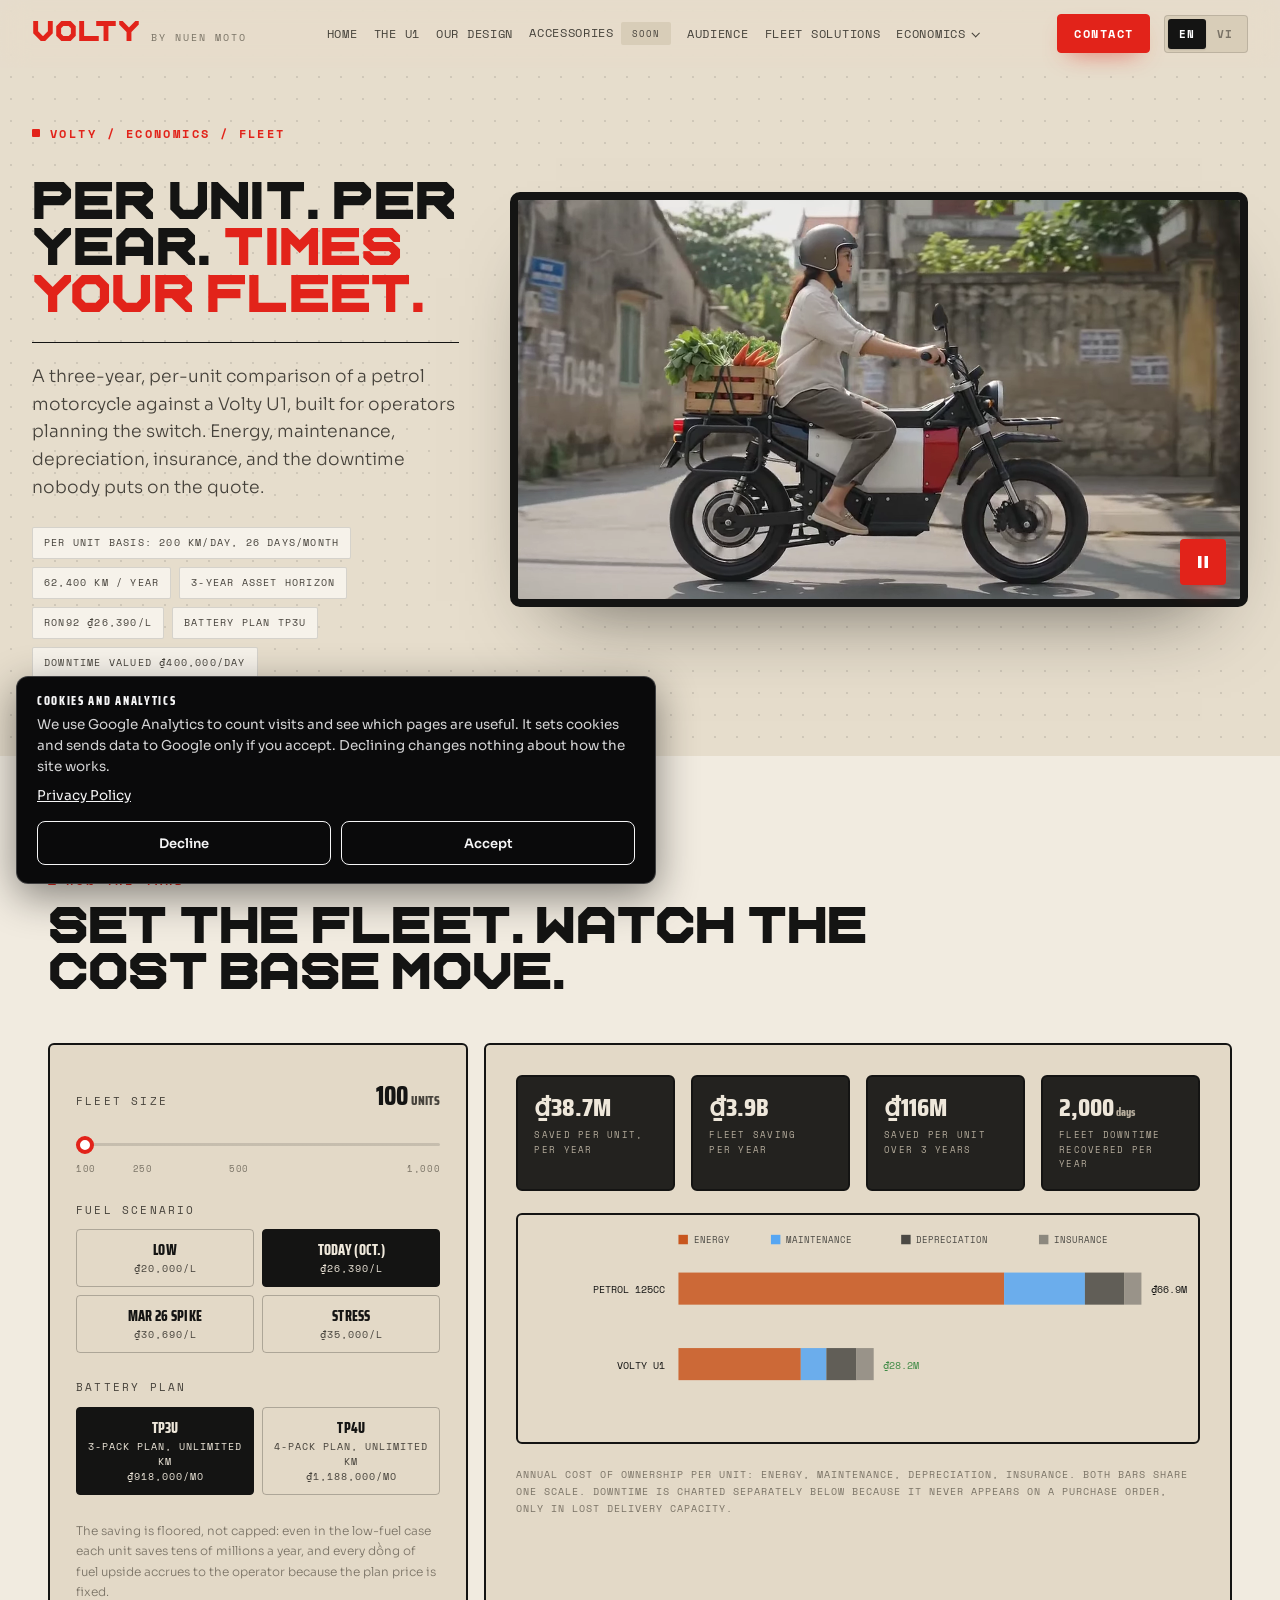
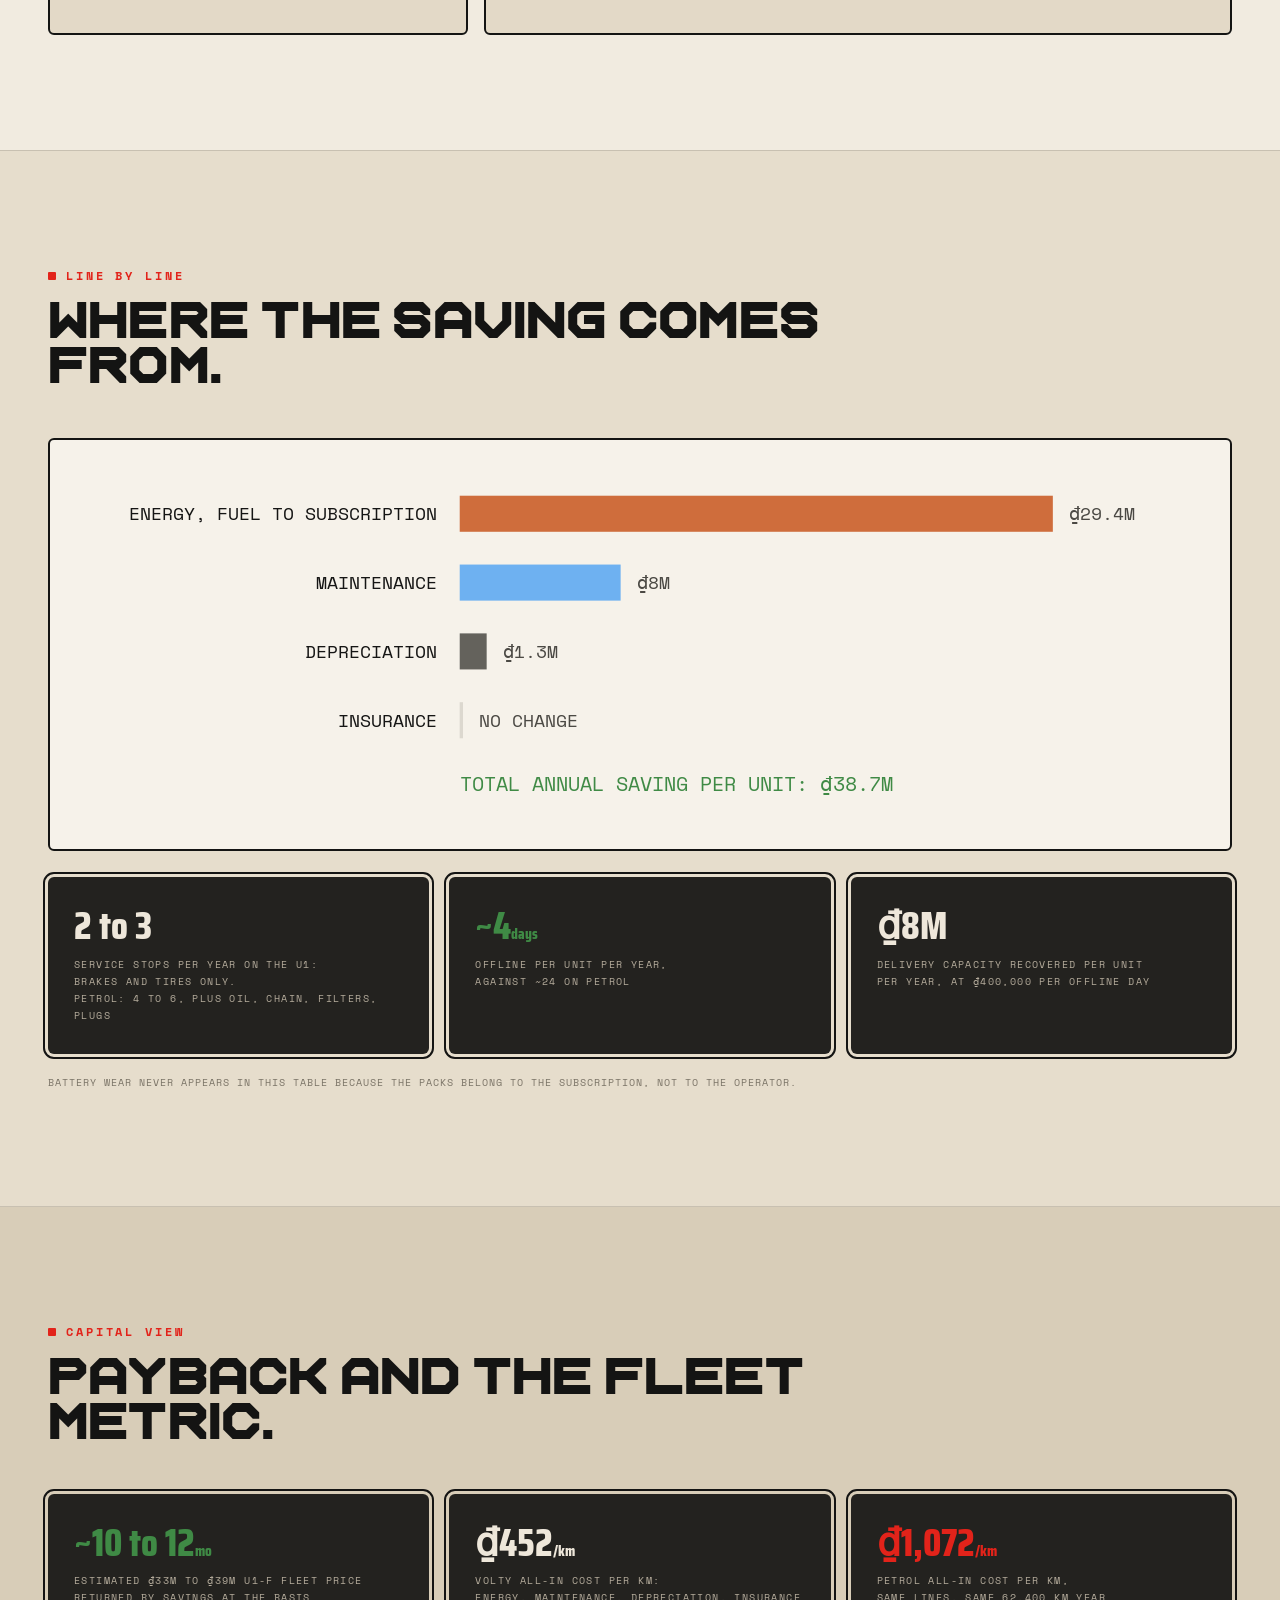
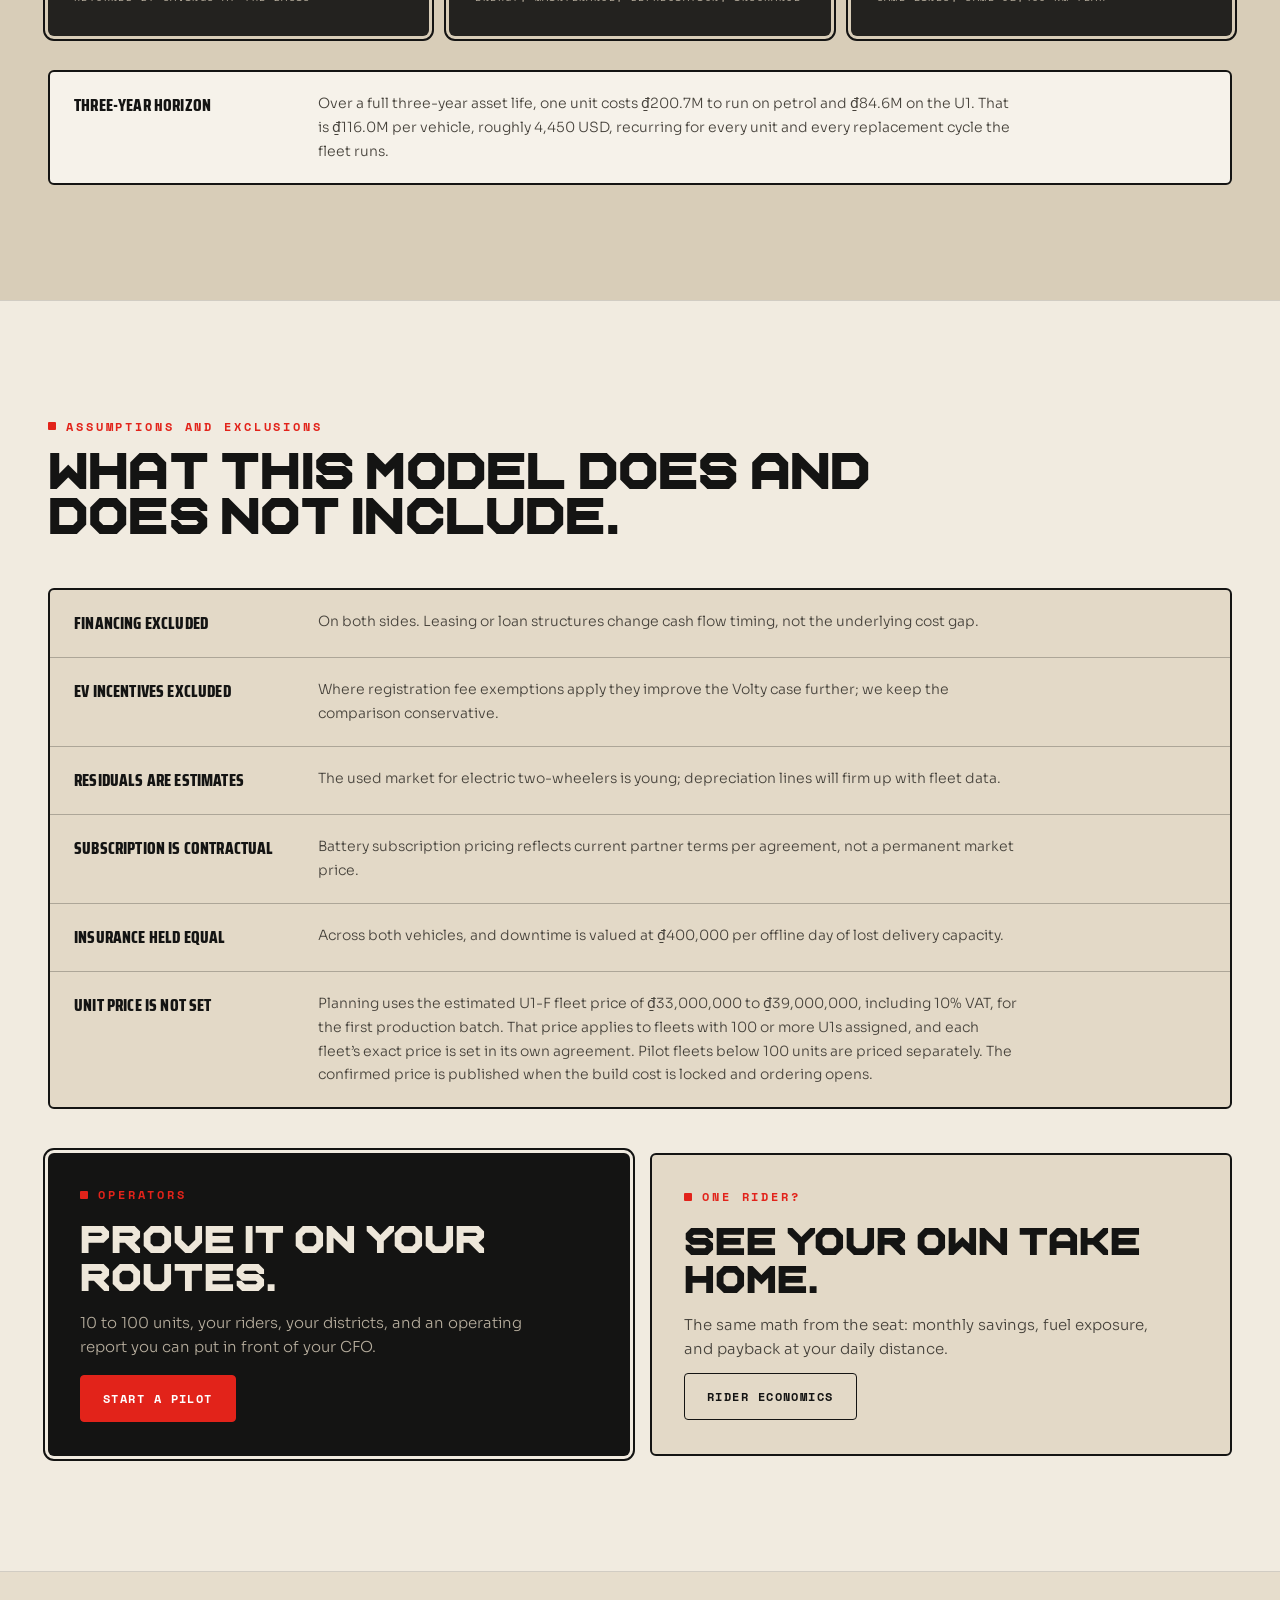
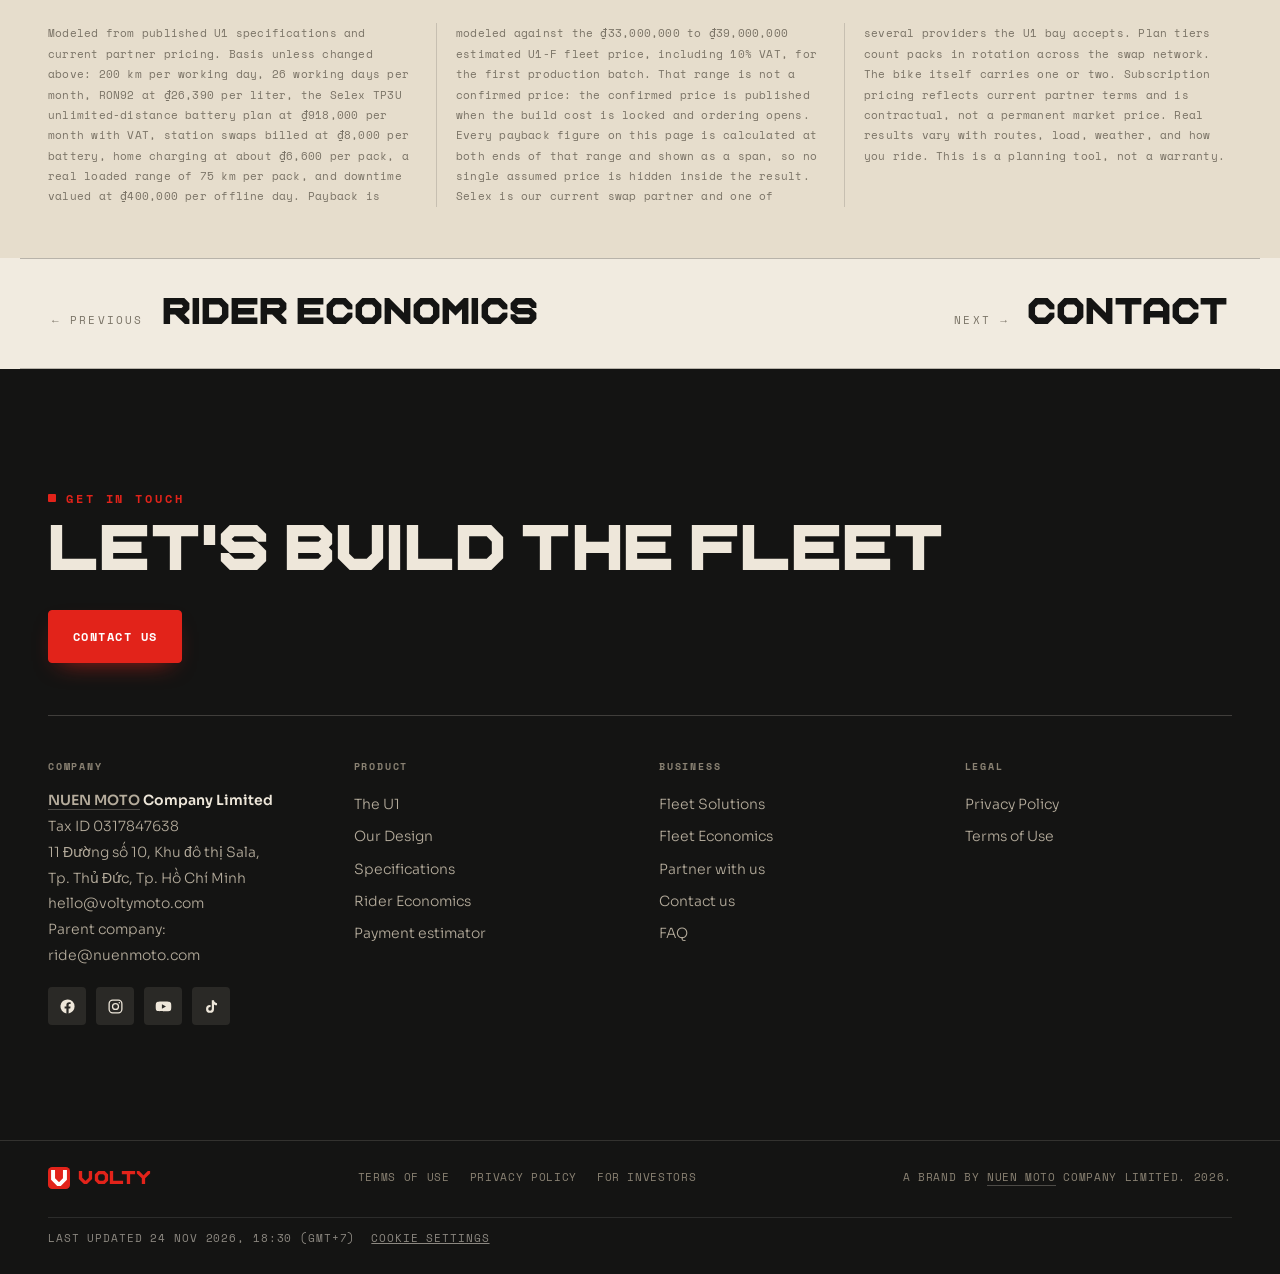
<file: fleet-economics.html>
<!DOCTYPE html>
<html lang="en"><head>
<meta charset="utf-8"/>
<meta content="width=device-width, initial-scale=1" name="viewport"/>
<link href="favicon.svg" rel="icon" type="image/svg+xml"/>
<link href="favicon-32.png" rel="icon" sizes="32x32" type="image/png"/>
<link href="favicon-16.png" rel="icon" sizes="16x16" type="image/png"/>
<meta content="#F3EFE7" name="theme-color"/>
<meta content="Total cost of ownership for the Volty U1 at fleet scale in Vietnam: energy, maintenance, depreciation, downtime, and what a fleet of 10 to 1,000 units saves per year against petrol." name="description"/>
<link href="https://voltymoto.com/fleet-economics.html" rel="canonical"/>
<title>Fleet Economics | Volty by NUEN MOTO</title>
<style>
/* Fonts are embedded in the page so they load on every device, with no separate
   font files to upload. Latin and Vietnamese subsets are split by unicode-range. */
@font-face{font-family:'Name Smile';src:url([data-uri]) format('woff2');font-weight:400;font-style:normal;font-display:swap}
@font-face{font-family:'Saira Condensed';src:url([data-uri]) format('woff2');font-weight:800;font-style:normal;font-display:swap;unicode-range:U+0000-00FF,U+0131,U+0152-0153,U+02BB-02BC,U+02C6,U+02DA,U+02DC,U+0304,U+0308,U+0329,U+2000-206F,U+20AC,U+2122,U+2191,U+2193,U+2212,U+2215,U+FEFF,U+FFFD}
@font-face{font-family:'Saira Condensed';src:url([data-uri]) format('woff2');font-weight:800;font-style:normal;font-display:swap;unicode-range:U+0102-0103,U+0110-0111,U+0128-0129,U+0168-0169,U+01A0-01A1,U+01AF-01B0,U+0300-0301,U+0303-0304,U+0308-0309,U+0323,U+0329,U+1EA0-1EF9,U+20AB}
@font-face{font-family:'Sora';src:url([data-uri]) format('woff2');font-weight:300;font-style:normal;font-display:swap}
@font-face{font-family:'Sora';src:url([data-uri]) format('woff2');font-weight:400;font-style:normal;font-display:swap}
@font-face{font-family:'Sora';src:url([data-uri]) format('woff2');font-weight:600;font-style:normal;font-display:swap}
@font-face{font-family:'Space Mono';src:url([data-uri]) format('woff2');font-weight:400;font-style:normal;font-display:swap}
@font-face{font-family:'Space Mono';src:url([data-uri]) format('woff2');font-weight:700;font-style:normal;font-display:swap}
@font-face{font-family:'Be Vietnam Pro';src:url([data-uri]) format('woff2');font-weight:400;font-style:normal;font-display:swap;unicode-range:U+0000-00FF,U+0131,U+0152-0153,U+02BB-02BC,U+02C6,U+02DA,U+02DC,U+0304,U+0308,U+0329,U+2000-206F,U+20AC,U+2122,U+2191,U+2193,U+2212,U+2215,U+FEFF,U+FFFD}
@font-face{font-family:'Be Vietnam Pro';src:url([data-uri]) format('woff2');font-weight:400;font-style:normal;font-display:swap;unicode-range:U+0102-0103,U+0110-0111,U+0128-0129,U+0168-0169,U+01A0-01A1,U+01AF-01B0,U+0300-0301,U+0303-0304,U+0308-0309,U+0323,U+0329,U+1EA0-1EF9,U+20AB}
@font-face{font-family:'Be Vietnam Pro';src:url([data-uri]) format('woff2');font-weight:800;font-style:normal;font-display:swap;unicode-range:U+0000-00FF,U+0131,U+0152-0153,U+02BB-02BC,U+02C6,U+02DA,U+02DC,U+0304,U+0308,U+0329,U+2000-206F,U+20AC,U+2122,U+2191,U+2193,U+2212,U+2215,U+FEFF,U+FFFD}
@font-face{font-family:'Be Vietnam Pro';src:url([data-uri]) format('woff2');font-weight:800;font-style:normal;font-display:swap;unicode-range:U+0102-0103,U+0110-0111,U+0128-0129,U+0168-0169,U+01A0-01A1,U+01AF-01B0,U+0300-0301,U+0303-0304,U+0308-0309,U+0323,U+0329,U+1EA0-1EF9,U+20AB}
</style>
<!--icons:start-->
<link rel="apple-touch-icon" sizes="180x180" href="/apple-touch-icon.png?v=2">
<link rel="manifest" href="/site.webmanifest?v=2">
<meta name="apple-mobile-web-app-title" content="Volty">
<meta name="application-name" content="Volty">
<!--icons:end-->
<!--og:start-->
<meta property="og:site_name" content="Volty by NUEN MOTO">
<meta property="og:type" content="website">
<meta property="og:url" content="https://voltymoto.com/fleet-economics.html">
<meta property="og:title" content="Fleet Economics | Volty by NUEN MOTO">
<meta property="og:description" content="Total cost of ownership for the Volty U1 at fleet scale in Vietnam: energy, maintenance, depreciation, downtime, and what a fleet of 10 to 1,000 units saves per year against petrol.">
<meta property="og:image" content="https://voltymoto.com/og-fleet-economics.jpg">
<meta property="og:image:secure_url" content="https://voltymoto.com/og-fleet-economics.jpg">
<meta property="og:image:type" content="image/jpeg">
<meta property="og:image:width" content="1200">
<meta property="og:image:height" content="630">
<meta property="og:image:alt" content="Volty by NUEN MOTO: Fleet Economics">
<meta name="twitter:card" content="summary_large_image">
<meta name="twitter:title" content="Fleet Economics | Volty by NUEN MOTO">
<meta name="twitter:description" content="Total cost of ownership for the Volty U1 at fleet scale in Vietnam: energy, maintenance, depreciation, downtime, and what a fleet of 10 to 1,000 units saves per year against petrol.">
<meta name="twitter:image" content="https://voltymoto.com/og-fleet-economics.jpg">
<!--og:end-->

<style>
</style>
<style>:root{
  --red:#E2231A; --red-d:#9c130c; --red-l:#ff4133;
  --bg:#F3EFE7; --bg1:#FFFFFF; --bg2:#EFE9DE;
  --white:#151514; --muted:#4B4944; --faint:#8C887E;
  --blue:#56a6f2; --green:#3F8A45; --amber:#C8561E;
  --line:rgba(21,21,20,.10); --line2:rgba(21,21,20,.18);
  --disp:"Saira Condensed",sans-serif; --wordmark:"Name Smile","Saira Condensed",sans-serif; --mono:"Space Mono",monospace; --body:"Sora",sans-serif;
  --max:1240px;
}
*{box-sizing:border-box;margin:0;padding:0}
html{scroll-behavior:smooth}
body{background:var(--bg);color:var(--white);font-family:var(--body);font-weight:300;line-height:1.6;-webkit-font-smoothing:antialiased;overflow-x:hidden}
a{color:inherit;text-decoration:none}
img{display:block;max-width:100%}
.wrap{max-width:var(--max);margin:0 auto;padding:0 28px}
.pad{padding:clamp(64px,8vw,110px) 0}
.eyebrow{font-family:var(--mono);font-size:12px;letter-spacing:.28em;text-transform:uppercase;color:var(--red);font-weight:700}
.eyebrow.blue{color:var(--blue)}.eyebrow.green{color:var(--green)}
h1,h2,h3{font-family:var(--disp);font-weight:800;line-height:.94;letter-spacing:-.01em;text-transform:uppercase}
.lead{font-size:clamp(16px,1.6vw,20px);color:var(--muted);font-weight:300;max-width:62ch}
.rv{opacity:0;transform:translateY(26px);transition:opacity .8s cubic-bezier(.2,.7,.2,1),transform .8s cubic-bezier(.2,.7,.2,1)}
.rv.in{opacity:1;transform:none}
.rv.d1{transition-delay:.08s}.rv.d2{transition-delay:.16s}
.shead{display:flex;flex-direction:column;gap:16px;margin-bottom:46px;max-width:860px}

/* NAV */
nav{position:fixed;top:0;left:0;right:0;z-index:80;display:flex;align-items:center;justify-content:space-between;
    padding:15px 28px;backdrop-filter:blur(10px);background:rgba(243,239,231,0);transition:background .35s,border-color .35s;border-bottom:1px solid transparent}
nav.scrolled{background:rgba(243,239,231,.85);border-bottom:1px solid var(--line)}
.brand{display:flex;align-items:center;gap:10px;font-family:var(--disp);font-weight:900;font-size:24px;letter-spacing:.02em;z-index:90}
.brand .mk{width:14px;height:24px;background:var(--red);display:inline-block;transform:skewX(-12deg)}
.navlinks{display:flex;gap:26px;align-items:center;font-family:var(--mono);font-size:12px;letter-spacing:.14em;text-transform:uppercase;color:var(--muted)}
.navlinks a:hover,.navlinks a.on{color:var(--white)}
.navr{display:flex;align-items:center;gap:14px}
.navcta{font-family:var(--mono);font-size:12px;letter-spacing:.12em;text-transform:uppercase;border:1px solid var(--line2);padding:9px 16px;transition:.25s;color:var(--white)}
.navcta:hover{background:var(--red);border-color:var(--red)}
.burger{display:none;flex-direction:column;gap:5px;background:none;border:0;cursor:pointer;z-index:90}
.burger span{width:24px;height:2px;background:var(--white);transition:.3s}
.mpanel{position:fixed;inset:0;background:rgba(243,239,231,.98);z-index:85;display:none;flex-direction:column;justify-content:center;gap:6px;padding:40px}
.mpanel a{font-family:var(--disp);font-weight:700;font-size:26px;text-transform:uppercase;color:var(--muted);padding:8px 0;border-bottom:1px solid var(--line)}
.mpanel.show{display:flex}
@media(max-width:1200px){.navlinks{display:none}.burger{display:flex}}
.ndd{position:relative;display:inline-flex}
.ndd .nddb{display:inline-flex;align-items:center;gap:6px}
.ndd .nddb::after{content:"";width:6px;height:6px;border-right:1.6px solid currentColor;border-bottom:1.6px solid currentColor;transform:rotate(45deg) translateY(-2px)}
.nddm{position:absolute;top:100%;left:50%;transform:translateX(-50%);padding-top:14px;display:none;flex-direction:column;min-width:190px}
.nddm a{background:#FFFFFF;border:1px solid var(--line2);border-top-width:0;padding:13px 16px;color:var(--muted);white-space:nowrap}
.nddm a:first-child{border-top-width:1px}
.nddm a:hover{color:var(--white);background:#EFE9DE}
.ndd:hover .nddm,.ndd:focus-within .nddm{display:flex}

/* MEDIA HERO */
.ehero{position:relative;min-height:76vh;min-height:76svh;display:flex;align-items:flex-end;
  padding:170px 0 56px;border-bottom:1px solid var(--line);background:#000;overflow:hidden}
.ehero::before{content:"";position:absolute;left:0;top:0;bottom:0;width:8px;background:var(--red);z-index:6}
.ehero .hbg{position:absolute;inset:-6%;background-size:cover;background-position:center;
  animation:kb 26s ease-in-out infinite alternate;will-change:transform;z-index:0}
@keyframes kb{from{transform:scale(1) translate3d(0,0,0)}to{transform:scale(1.1) translate3d(-1.8%,1.2%,0)}}
.ehero .hsweep{position:absolute;inset:0;z-index:2;pointer-events:none;overflow:hidden}
.ehero .hsweep::before{content:"";position:absolute;top:-20%;bottom:-20%;width:34%;left:-50%;
  background:linear-gradient(100deg,transparent 0%,rgba(226,35,26,.10) 35%,rgba(21,21,20,.16) 50%,rgba(226,35,26,.10) 65%,transparent 100%);
  transform:skewX(-14deg);animation:sweep 7.5s cubic-bezier(.4,.0,.2,1) infinite}
@keyframes sweep{0%{left:-50%}55%{left:130%}100%{left:130%}}
.ehero .hglow{position:absolute;inset:0;z-index:1;pointer-events:none;
  background:radial-gradient(58% 52% at 62% 56%,rgba(226,35,26,.16),transparent 70%);
  animation:glow 6s ease-in-out infinite alternate}
@keyframes glow{from{opacity:.5}to{opacity:1}}
.ehero .hscrim{position:absolute;inset:0;z-index:3;pointer-events:none;background:
  linear-gradient(180deg,rgba(243,239,231,.72) 0%,rgba(243,239,231,.18) 26%,rgba(243,239,231,.20) 52%,rgba(243,239,231,.72) 78%,rgba(243,239,231,.94) 100%)}
.ehero .hgrain{position:absolute;inset:0;z-index:4;pointer-events:none;opacity:.5;mix-blend-mode:overlay;
  background-image:url("data:image/svg+xml,%3Csvg xmlns='http://www.w3.org/2000/svg' width='120' height='120'%3E%3Cfilter id='n'%3E%3CfeTurbulence type='fractalNoise' baseFrequency='0.9' numOctaves='2'/%3E%3CfeColorMatrix values='0 0 0 0 1 0 0 0 0 1 0 0 0 0 1 0 0 0 .05 0'/%3E%3C/filter%3E%3Crect width='120' height='120' filter='url(%23n)'/%3E%3C/svg%3E")}
.ehero .wrap{position:relative;z-index:5}
@media(prefers-reduced-motion:reduce){.ehero .hbg,.ehero .hsweep::before,.ehero .hglow{animation:none}}
@media(max-width:760px){.ehero{min-height:0;padding:150px 0 44px}}
.ecrumb{font-family:var(--mono);font-size:12px;letter-spacing:.16em;text-transform:uppercase;color:rgba(21,21,20,.7);margin-bottom:20px;text-shadow:0 2px 12px rgba(0,0,0,.8)}
.ecrumb a:hover{color:var(--red)}
.ehero h1{text-shadow:0 3px 26px rgba(0,0,0,.65)}
.ehero .lead{margin-top:16px;color:rgba(21,21,20,.9);text-shadow:0 2px 16px rgba(0,0,0,.7)}
.ehero .basis span{background:rgba(0,0,0,.4);backdrop-filter:blur(4px)}
.basis{display:flex;gap:8px;flex-wrap:wrap;margin-top:26px}
.basis span{font-family:var(--mono);font-size:10px;letter-spacing:.12em;text-transform:uppercase;
  color:var(--muted);border:1px solid var(--line2);padding:7px 11px}

/* SIM PANELS */
.sim{border:1px solid var(--line);display:grid;grid-template-columns:.72fr 1.28fr;background:var(--line);gap:1px}
.sim>div{background:var(--bg)}
.sim-ctl{padding:30px 26px;display:flex;flex-direction:column;gap:26px}
.cl{font-family:var(--mono);font-size:11px;letter-spacing:.2em;text-transform:uppercase;color:var(--muted);display:flex;justify-content:space-between;align-items:baseline;margin-bottom:12px}
.cl b{font-family:var(--disp);font-weight:800;font-size:26px;color:var(--white);letter-spacing:0}
.cl b small{font-size:.5em;color:var(--muted);margin-left:3px}
input[type=range]{width:100%;-webkit-appearance:none;appearance:none;height:3px;border-radius:0;outline:none;
  background:linear-gradient(90deg,var(--red) var(--p,50%),rgba(21,21,20,.14) var(--p,50%))}
input[type=range]::-webkit-slider-thumb{-webkit-appearance:none;width:18px;height:18px;border-radius:50%;background:#fff;border:4px solid var(--red);cursor:pointer}
input[type=range]::-moz-range-thumb{width:18px;height:18px;border-radius:50%;background:#fff;border:4px solid var(--red);cursor:pointer}
.rmarks{display:flex;justify-content:space-between;font-family:var(--mono);font-size:9px;letter-spacing:.08em;color:var(--faint);margin-top:8px}
.segbtns{display:grid;grid-template-columns:1fr 1fr;gap:8px}
.segbtns button{font-family:var(--mono);font-size:10px;letter-spacing:.1em;text-transform:uppercase;
  padding:10px 8px;border:1px solid var(--line2);background:none;color:var(--muted);cursor:pointer;transition:.2s;line-height:1.5}
.segbtns button b{display:block;font-family:var(--disp);font-size:14px;color:var(--white);letter-spacing:.02em}
.segbtns button[aria-pressed=true]{border-color:var(--red);background:rgba(226,35,26,.08)}
.simnote{font-size:12px;color:var(--faint);line-height:1.7;margin-top:auto}
.sim-out{padding:30px;display:flex;flex-direction:column;gap:22px}
.stats{display:grid;grid-template-columns:repeat(4,1fr);gap:1px;background:var(--line);border:1px solid var(--line)}
.stat{background:var(--bg1);padding:18px 16px}
.stat .v{font-family:var(--disp);font-weight:800;font-size:clamp(20px,2vw,30px);line-height:1;color:var(--white)}
.stat .v small{font-size:.46em;color:var(--muted);margin-left:2px}
.stat .k{font-family:var(--mono);font-size:9px;letter-spacing:.14em;text-transform:uppercase;color:var(--muted);margin-top:8px;line-height:1.6}
.stat.hi{background:linear-gradient(180deg,rgba(174,242,74,.12),rgba(174,242,74,.03))}
.stat.hi .v{color:var(--green)}
svg.chart{width:100%;height:auto;display:block;background:#FFFFFF;border:1px solid var(--line)}
.chart-cap{font-family:var(--mono);font-size:10px;letter-spacing:.1em;text-transform:uppercase;color:var(--faint);line-height:1.7}
.notewrap{border-top:1px solid var(--line);background:#FFFFFF;padding:clamp(34px,4vw,54px) 0}
.footnote{max-width:none;column-count:3;column-gap:40px;column-rule:1px solid var(--line);
  text-transform:none;letter-spacing:.02em;
  font-size:11px;line-height:1.85}
@media(max-width:1000px){.footnote{column-count:2}}
@media(max-width:660px){.footnote{column-count:1}}
@media(max-width:960px){.sim{grid-template-columns:1fr}.stats{grid-template-columns:1fr 1fr}}

/* STORY STATS */
.story{display:grid;grid-template-columns:repeat(3,1fr);gap:1px;background:var(--line);border:1px solid var(--line)}
.story>div{background:var(--bg);padding:30px 26px}
.story .v{font-family:var(--disp);font-weight:800;font-size:clamp(28px,3vw,42px);line-height:1}
.story .v.red{color:var(--red-l)}.story .v.grn{color:var(--green)}
.story .k{font-family:var(--mono);font-size:10px;letter-spacing:.14em;text-transform:uppercase;color:var(--muted);margin-top:10px;line-height:1.7}
@media(max-width:820px){.story{grid-template-columns:1fr}}

/* CHECK LIST */
.hlist{display:flex;flex-direction:column;gap:0;border:1px solid var(--line)}
.hlist>div{display:grid;grid-template-columns:220px 1fr;gap:24px;padding:20px 24px;border-bottom:1px solid var(--line)}
.hlist>div:last-child{border-bottom:0}
.hlist b{font-family:var(--disp);font-weight:700;font-size:17px;text-transform:uppercase;letter-spacing:.01em}
.hlist p{color:var(--muted);font-size:14px;line-height:1.7;max-width:70ch}
@media(max-width:760px){.hlist>div{grid-template-columns:1fr;gap:8px}}

/* CTA + PAGER */
.paths{display:grid;grid-template-columns:1fr 1fr;gap:1px;background:var(--line);border:1px solid var(--line);margin-top:44px}
.path{background:var(--bg);padding:38px 32px;display:flex;flex-direction:column;gap:12px;min-height:220px}
.path h3{font-size:clamp(20px,2.2vw,28px);margin-top:8px}
.path p{color:var(--muted);font-size:15px;max-width:44ch}
.path .navcta{margin-top:auto;align-self:flex-start;padding:13px 22px}
.path.prime{background:linear-gradient(180deg,rgba(226,35,26,.10),rgba(226,35,26,.02))}
.path.prime .navcta{background:var(--red);border-color:var(--red)}
@media(max-width:760px){.paths{grid-template-columns:1fr}.path{min-height:0}}
.pager{border-top:1px solid var(--line);background:#FFFFFF}
.pager .wrap{display:grid;grid-template-columns:1fr 1fr;gap:1px;padding:0}
.pager a{padding:38px 28px;background:var(--bg);transition:.28s;display:block}
.pager a:hover{background:#EFE9DE}
.pager a.next{text-align:right;border-left:1px solid var(--line)}
.pager .k{font-family:var(--mono);font-size:11px;letter-spacing:.18em;text-transform:uppercase;color:var(--faint);display:block;margin-bottom:10px}
.pager b{font-family:var(--disp);font-weight:800;text-transform:uppercase;font-size:clamp(22px,2.6vw,32px);transition:.28s}
.pager a:hover b{color:var(--red)}
@media(max-width:720px){.pager .wrap{grid-template-columns:1fr}.pager a.next{border-left:0;border-top:1px solid var(--line);text-align:left}}
</style><style>
.navlinks a:hover{color:var(--red)!important}
.nddm a:hover{color:var(--red)!important}
.ddmenu a:hover b{color:var(--red)!important}
.mpanel a:hover{color:var(--red)!important}
.fmap a:hover{color:var(--red)!important}
.fcol a:hover{color:var(--red)!important}
.flegal a:hover{color:var(--red)!important}
.rfoot a:hover{color:var(--red)!important}
.ecrumb a:hover{color:var(--red)!important}
.dd>button:hover,.dd.open>button{color:var(--red)!important}
.dd:hover .ddmenu{opacity:1!important;visibility:visible!important;transform:translateX(-50%) translateY(0)!important}
.ddmenu a:hover{color:var(--red)!important;background:rgba(21,21,20,.04)!important;border-left-color:var(--red)!important}
.ddmenu a:hover b{color:var(--red)!important}
/* index and vision: match the Economics dropdown and language switch to the other pages */
.ddmenu{top:100%!important;padding:14px 0 0!important;background:none!important;border:0!important;
  min-width:190px!important;box-shadow:none!important}
.dd.open .ddmenu,.dd:hover .ddmenu{transform:translateX(-50%) translateY(0)!important}
.ddmenu a{display:block!important;background:#FFFFFF!important;border:1px solid var(--line2)!important;
  border-top-width:0!important;padding:13px 16px!important;white-space:nowrap!important;color:var(--muted)!important}
.ddmenu a:first-child{border-top-width:1px!important}
.ddmenu a:hover{background:#EFE9DE!important;color:var(--red)!important;border-left-color:var(--line2)!important}
.ddmenu a .eyebrow{display:none!important}
.ddmenu a b{font-family:var(--mono)!important;font-size:12px!important;font-weight:400!important;
  letter-spacing:.14em!important;text-transform:uppercase!important;color:inherit!important;display:block!important}
.langsw{border-radius:0!important;background:none!important;border:1px solid var(--line2)!important}
.langsw button{padding:8px 12px!important;border-radius:0!important}
.langsw button:not(.on):hover{color:var(--red)!important}

/* ===== BRAND LOCKUP ===== */
.brand,.fbrand{display:flex;align-items:baseline;gap:12px;font-family:var(--wordmark);font-weight:400;
  letter-spacing:.01em;line-height:1;z-index:90}
.brand{font-size:26px}
.fbrand{font-size:30px}
.brand .mk,.fbrand .mk{display:none}
.brand .bby,.fbrand .bby{font-family:var(--mono);font-weight:400;font-size:10px;letter-spacing:.26em;
  text-transform:uppercase;color:var(--faint);white-space:nowrap;transition:color .25s}
.brand:hover .bby{color:var(--muted)}
@media(max-width:520px){.brand{font-size:23px;gap:8px}.brand .bby{font-size:8px;letter-spacing:.16em}}
@media(max-width:380px){.brand .bby{display:none}}

/* ===== SITE FOOTER ===== */
footer{border-top:1px solid var(--line);padding:0;background:#FFFFFF}
.sfoot{display:grid;grid-template-columns:1.25fr .85fr 1fr 1.05fr;gap:44px;
  padding:clamp(52px,6vw,78px) 0 44px}
.sfoot .fk{font-family:var(--mono);font-size:11px;letter-spacing:.24em;text-transform:uppercase;
  color:var(--red);margin-bottom:20px}
.sfoot .fname{font-family:var(--disp);font-weight:800;text-transform:uppercase;font-size:19px;
  letter-spacing:.01em;margin-bottom:14px;line-height:1.1}
.sfoot p,.sfoot address{font-style:normal;font-size:14px;color:var(--muted);line-height:1.7;margin-bottom:12px}
.sfoot a{color:var(--muted);transition:color .2s}
.sfoot a:hover{color:var(--white)}
.fmap{display:grid;grid-template-rows:repeat(4,auto);grid-auto-flow:column;gap:9px 22px}
.fmap a{font-size:14px;padding:3px 0;border-bottom:1px solid transparent;width:fit-content}
.fmap a:hover{border-bottom-color:var(--red)}
.fline{display:block;font-family:var(--mono);font-size:14px;letter-spacing:.02em;color:var(--muted);
  padding:3px 0;width:fit-content}
a.fline{border-bottom:1px solid var(--red)}
a.fline:hover{color:var(--white)}
.ftag{font-family:var(--disp);font-weight:800;text-transform:uppercase;letter-spacing:.01em;
  font-size:17px;color:var(--white);margin-top:14px;line-height:1.1}
html[lang="vi"] .ftag{font-family:"Be Vietnam Pro","Be Vietnam",sans-serif;font-weight:700;font-size:16px}
.fblurb{max-width:32ch;margin-top:10px}
.fsoc{display:flex;gap:9px;flex-wrap:wrap;margin-top:22px}
.fsoc a{width:40px;height:40px;border:1px solid var(--line2);display:flex;align-items:center;
  justify-content:center;color:var(--white);transition:.22s}
.fsoc a:hover{background:var(--red);border-color:var(--red)}
.fsoc svg{width:18px;height:18px}
.fbase{border-top:1px solid var(--line);display:flex;align-items:center;justify-content:space-between;
  gap:20px;flex-wrap:wrap;padding:22px 0 30px}
.fbase .flinks{display:flex;gap:26px;flex-wrap:wrap;font-family:var(--mono);font-size:11px;
  letter-spacing:.14em;text-transform:uppercase}
.fbase .flinks a{color:var(--faint);transition:color .2s}
.fbase .flinks a:hover{color:var(--white)}
.fbase .flinks a.inv{color:var(--muted)}
.fbase .flinks a.inv:hover{color:var(--red)}
footer .fbase .meta{margin-left:auto;font-family:var(--mono);font-size:11px;letter-spacing:.06em;color:var(--faint)}
@media(max-width:1040px){.sfoot{grid-template-columns:1fr 1fr;gap:40px 34px}}
@media(max-width:620px){.sfoot{grid-template-columns:1fr;gap:38px}.fmap{grid-template-rows:none;grid-auto-flow:row;grid-template-columns:1fr 1fr}.fbase .meta{margin-left:0}.fbase{flex-direction:column;align-items:flex-start}}

/* ===== HEADING TYPE: wordmark face, Vietnamese falls back to Be Vietnam ===== */
h1,h2,.mandate-foot,.path h3,.xh-head h1,.pager b,.dcard b,.legal h2{
  font-family:var(--wordmark);font-weight:400;letter-spacing:0;line-height:1.06;
  font-size:clamp(23px,2.75vw,40px);text-transform:uppercase}
h2{max-width:22ch}
.mandate-foot{max-width:26ch}
.xh-head h1,.phero h1{max-width:26ch}
.pager b{font-size:clamp(20px,2.1vw,28px);max-width:none}
.dcard b{font-size:20px;max-width:none;line-height:1.1}
html[lang="vi"] .pager b{font-size:clamp(19px,2vw,27px)}
html[lang="vi"] .dcard b{font-size:19px}
html[lang="vi"] h1,html[lang="vi"] h2,html[lang="vi"] .mandate-foot,html[lang="vi"] .path h3,html[lang="vi"] .xh-head h1,html[lang="vi"] .pager b,html[lang="vi"] .dcard b,html[lang="vi"] .legal h2{
  font-family:"Be Vietnam Pro","Be Vietnam",sans-serif;font-weight:700;letter-spacing:-.01em;
  line-height:1.16;font-size:clamp(22px,2.6vw,38px)}
html[lang="vi"] h2{max-width:26ch}
@media(max-width:760px){h1,h2,.mandate-foot,.path h3,.xh-head h1,.pager b,.dcard b,.legal h2{font-size:clamp(21px,5.6vw,26px)}
  h2{max-width:100%}html[lang="vi"] h2{max-width:100%}}

.langsw{display:flex;border:1px solid var(--line2);overflow:hidden}
.langsw button{font-family:var(--mono);font-size:11px;letter-spacing:.08em;padding:8px 12px;
  background:none;border:0;color:var(--faint);cursor:pointer;transition:.2s}
.langsw button.on{background:var(--red);color:#fff}
.langsw button:not(.on):hover{color:var(--red)}
</style><style>
/* ============ Shell adopted from the redesigned pages (index, u1, design).
   Kept in its own block so the page's original styles above stay untouched. ============ */
:root{
  --hero:'Name Smile','Saira Condensed',sans-serif;
  --nav-h:64px;
}
/* Name Smile, Sora and Space Mono carry no Vietnamese glyphs.
   On the VI locale the type stack falls back to Be Vietnam Pro. */
html[lang="vi"]{
  --hero:'Be Vietnam Pro',sans-serif;
  --mono:'Be Vietnam Pro',sans-serif;
  --body:'Be Vietnam Pro',sans-serif;
}
h4{font-family:var(--disp);font-weight:800;line-height:.94;letter-spacing:-.01em;text-transform:uppercase}
html[lang="vi"] h1,html[lang="vi"] h2,html[lang="vi"] h3,html[lang="vi"] h4{letter-spacing:-.015em;line-height:1.04}
.pad{padding:clamp(70px,9vw,130px) 0}
.shead{display:flex;flex-direction:column;gap:16px;margin-bottom:46px;max-width:840px}
.shead h2{font-size:clamp(36px,5.6vw,72px)}
/* ---------- nav ---------- */
nav{position:fixed;inset:0 0 auto 0;z-index:80;display:flex;align-items:center;justify-content:space-between;
  padding:13px 28px;background:rgba(243,239,231,0);backdrop-filter:blur(10px);transition:background .35s,border-color .35s;border-bottom:1px solid transparent}
nav.scrolled{background:rgba(243,239,231,.88);border-bottom-color:var(--line)}
/* Same lockup as the teaser page: wordmark and byline on one baseline, no mark. */
.brand{display:flex;align-items:baseline;gap:10px;z-index:90;transition:opacity .2s}
.brand:hover{opacity:.72}
.brand .wm{font-family:var(--hero);font-weight:400;font-size:23px;line-height:1;letter-spacing:.04em;text-transform:uppercase}
html[lang="vi"] .brand .wm{font-family:'Name Smile',sans-serif} /* wordmark is Latin, never translated */
.brand .by{font-family:var(--mono);font-size:10px;line-height:1;letter-spacing:.2em;color:var(--muted);text-transform:uppercase}
@media(max-width:560px){.brand .by{display:none}}
.navlinks{display:flex;gap:26px;align-items:center;font-family:var(--mono);font-size:12px;letter-spacing:.14em;text-transform:uppercase;color:var(--muted)}
.navlinks a:hover{color:var(--white)}
.navlinks a.on{color:var(--white)}
/* ---------- nav: Latest dropdown and coming-soon items ---------- */
.navlinks{position:relative}
.navlinks .drop{position:relative}
.navlinks .drop>button{background:none;border:0;color:var(--muted);font-family:var(--mono);font-size:11.5px;letter-spacing:.14em;text-transform:uppercase;cursor:pointer;padding:0;display:inline-flex;align-items:center;gap:6px}
.navlinks .drop>button:hover,.navlinks .drop.open>button{color:var(--white)}
.navlinks .drop>button::after{content:'';width:5px;height:5px;border-right:1px solid currentColor;border-bottom:1px solid currentColor;transform:rotate(45deg) translateY(-1px);transition:transform .2s}
.navlinks .drop.open>button::after{transform:rotate(-135deg) translateY(-1px)}
.dropmenu{position:absolute;top:calc(100% + 14px);left:-18px;min-width:190px;background:var(--bg2);border:1px solid var(--line2);padding:6px 0;opacity:0;visibility:hidden;transform:translateY(-6px);transition:opacity .18s,transform .18s,visibility .18s;z-index:95}
.navlinks .drop.open .dropmenu,.navlinks .drop:hover .dropmenu{opacity:1;visibility:visible;transform:translateY(0)}
.dropmenu a{display:block;padding:11px 18px;font-family:var(--mono);font-size:11px;letter-spacing:.14em;text-transform:uppercase;color:var(--muted)}
.dropmenu a:hover{color:var(--white);background:var(--bg1)}
.soon{color:var(--faint);cursor:default;display:inline-flex;align-items:center;gap:7px;font-family:var(--mono);font-size:11.5px;letter-spacing:.14em;text-transform:uppercase}
.soon .tag{font-size:8.5px;letter-spacing:.12em;border:1px solid var(--line2);padding:2px 5px;color:var(--faint)}
.mpanel .grp{font-family:var(--mono);font-size:9.5px;letter-spacing:.22em;text-transform:uppercase;color:var(--red);margin:18px 0 2px}
.mpanel .sub{padding-left:18px}
.navr{display:flex;align-items:center;gap:14px}
.navcta{font-family:var(--mono);font-size:12px;letter-spacing:.12em;text-transform:uppercase;border:1px solid var(--line2);padding:9px 16px;transition:.25s;color:var(--white)}
.navcta:hover{background:var(--red);border-color:var(--red)}
.langsw{display:flex;border:1px solid var(--line2);overflow:hidden}
.langsw button{font-family:var(--mono);font-size:11px;letter-spacing:.08em;padding:8px 12px;background:none;border:0;color:var(--faint);cursor:pointer;transition:.2s}
.langsw button.on{background:var(--red);color:#fff}
.burger{display:none;flex-direction:column;gap:5px;background:none;border:0;cursor:pointer;z-index:90}
.burger span{width:24px;height:2px;background:var(--white)}
.mpanel{position:fixed;inset:0;background:rgba(243,239,231,.98);z-index:85;display:none;flex-direction:column;justify-content:center;gap:6px;padding:40px}
.mpanel.show{display:flex}
.mpanel a{font-family:var(--disp);font-weight:700;font-size:30px;text-transform:uppercase;color:var(--muted);padding:8px 0;border-bottom:1px solid var(--line)}
@media(max-width:980px){.navlinks,.navcta{display:none}.burger{display:flex}}

.btns{display:flex;gap:12px;flex-wrap:wrap}
.btn{font-family:var(--mono);font-size:12px;letter-spacing:.12em;text-transform:uppercase;padding:14px 24px;border:1px solid var(--line2);color:var(--white);transition:.25s;display:inline-block;cursor:pointer;background:none}
.btn:hover{border-color:#fff;background:rgba(21,21,20,.08)}
.btn.prime{background:var(--red);border-color:var(--red)}
.btn.prime:hover{background:var(--red-d);border-color:var(--red-d)}
.btn.light{background:#fff;color:#F3EFE7;border-color:#fff}
.btn.light:hover{background:rgba(21,21,20,.85);color:#F3EFE7}

/* ---------- footer ---------- */
.contact{background:linear-gradient(180deg,#F3EFE7,#FFFFFF);position:relative;overflow:hidden}
.contact::before{content:'';position:absolute;left:0;top:0;bottom:0;width:8px;background:var(--red)}
.cbtn{margin-top:30px}
.cgrid{display:grid;grid-template-columns:repeat(4,1fr);gap:38px;margin-top:52px;padding-top:46px;border-top:1px solid var(--line)}
.cgrid h4{font-family:var(--mono);font-size:10px;font-weight:700;letter-spacing:.18em;color:var(--faint);margin-bottom:16px;text-transform:uppercase}
.cgrid a{display:block;color:var(--muted);padding:5px 0;font-size:14px}
.cgrid a:hover{color:var(--white)}
.cgrid .ent{color:var(--muted);font-size:14px;line-height:1.85}
.cgrid .ent b{color:var(--white);font-weight:600}
.csocials{display:flex;gap:10px;margin-top:18px}
.csocials a{width:38px;height:38px;border:1px solid var(--line2);display:grid;place-items:center;padding:0;transition:.2s}
.csocials a:hover{background:var(--red);border-color:var(--red)}
.csocials svg{width:17px;height:17px;fill:currentColor}
footer{border-top:1px solid var(--line);padding:26px 0;background:var(--bg)}
footer .wrap{display:flex;justify-content:space-between;align-items:center;flex-wrap:wrap;gap:14px}
.fbrand{display:flex;align-items:center;gap:8px;font-family:var(--hero);font-size:17px;letter-spacing:.03em;text-transform:uppercase}
html[lang="vi"] .fbrand{font-family:'Name Smile',sans-serif}
.fbrand svg{width:22px;height:22px}
.flinks{display:flex;gap:20px}
.flinks a,.fmeta{font-family:var(--mono);font-size:11px;letter-spacing:.06em;color:var(--faint);text-transform:uppercase}
.flinks a:hover{color:var(--white)}
@media(max-width:900px){.cgrid{grid-template-columns:1fr 1fr}}
@media(max-width:560px){.cgrid{grid-template-columns:1fr}.wrap{padding:0 20px}}

/* ---------- section headings: Name Smile on English only ----------
   Name Smile is 400 weight, uppercase, 95 ASCII glyphs and has no Vietnamese:
   its .notdef is the foundry's own badge, so a missing glyph prints a vendor
   logo. Never bold it, a synthesized bold smears the strokes. Vietnamese keeps
   Saira Condensed 800, which carries the full diacritic set. Every English
   heading on this page was checked against the font's cmap before shipping. */
html[lang="en"] h1,
html[lang="en"] h2{font-family:'Name Smile','Saira Condensed',sans-serif;font-weight:400;line-height:1.0;letter-spacing:.005em}
html[lang="vi"] h1,
html[lang="vi"] h2{font-family:var(--disp);font-weight:800;line-height:.94;letter-spacing:-.01em}
/* the wordmark and the hero already run Name Smile; leave their own metrics alone */
html[lang="en"] .brand .wm{line-height:1}

.corp{display:inline;padding:0;color:inherit;border-bottom:1px solid var(--line2);transition:.2s}
.corp:hover{color:var(--red);border-bottom-color:var(--red)}
</style>
<style>
/* Mobile menu stacking. The panel used to sit at z-index 85, above the nav (80),
   which buried the burger once the panel opened: the menu could only be closed by
   choosing a link. The panel now sits under the nav, so the burger, the wordmark
   and the language switch stay reachable over it. */
.mpanel{z-index:79!important;padding-top:calc(var(--nav-h,64px) + 24px)!important}
</style>
<style>
/* Chart text is drawn by script with Space Mono, which has no Vietnamese glyphs. */
html[lang="vi"] svg.chart text{font-family:'Be Vietnam Pro',sans-serif!important;letter-spacing:0!important}
</style>
<style>
/* =====================================================================
   VOLTY LIGHT EDITION: shared chrome for every inner page.
   Loaded after each page's own styles so it wins without rewriting them.
   The page's own colour tokens are re-pointed to the light palette here,
   which carries most components across on its own.
   ===================================================================== */
:root{
  --red:#E2231A; --red-d:#B8170F; --red-l:#E2231A;
  --paper:#F3EFE7; --paper2:#E7DDCB; --card:#FFFFFF;
  --ink:#151514; --ink2:#4B4944; --ink3:#8C887E;
  /* re-pointed legacy tokens: dark surfaces become light, light text becomes ink */
  --bg:#F3EFE7; --bg1:#FFFFFF; --bg2:#E7DDCB;
  --white:#151514; --muted:#4B4944; --faint:#8C887E;
  --line:rgba(21,21,20,.12); --line2:rgba(21,21,20,.22);
  --green:#3F8A45; --blue:#2F6FA8; --amber:#C8561E;
  --sage:#D8E3D0; --sky:#D5E2EC; --butter:#F2E4BC; --blush:#F3D8CE; --lilac:#E2DCEC; --mint:#D3E9E0;
  --hero:'Name Smile','Saira Condensed',sans-serif; --wordmark:'Name Smile','Saira Condensed',sans-serif;
  --disp:'Saira Condensed',sans-serif; --mono:'Space Mono',monospace; --body:'Sora',sans-serif;
  --nav-h:68px; --r:26px;
}
html[lang="vi"]{--hero:'Saira Condensed',sans-serif;--mono:'Be Vietnam Pro',sans-serif;--body:'Be Vietnam Pro',sans-serif}
html body{background:var(--paper);color:var(--ink)}
::selection{background:var(--red);color:#fff}

/* ---------- headings: Name Smile in English, Saira Condensed 800 in Vietnamese ---------- */
html[lang="en"] body h1,html[lang="en"] body h2{font-family:'Name Smile','Saira Condensed',sans-serif!important;font-weight:400!important;letter-spacing:.005em!important;line-height:.98!important;color:var(--ink)}
html[lang="vi"] body h1,html[lang="vi"] body h2{font-family:'Saira Condensed',sans-serif!important;font-weight:800!important;letter-spacing:-.015em!important;line-height:1.04!important;color:var(--ink)}
body h3,body h4{color:var(--ink)}
body .shead h2{font-size:clamp(28px,3.6vw,56px)!important;max-width:24ch}
body .lead{color:var(--ink2)}

/* ---------- eyebrows: red dot, red label ---------- */
body .eyebrow,body .eyebrow.blue,body .eyebrow.green,body .eyebrow.dim{display:inline-flex;align-items:center;gap:10px;color:var(--red)!important;font-family:var(--mono);font-weight:700;letter-spacing:.24em}
body .eyebrow::before{content:'';width:9px;height:9px;border-radius:50%;background:var(--red);flex:none}
body .crumb,body .ecrumb,body .xh-crumb{display:inline-flex;align-items:center;gap:10px;color:var(--red)!important;font-family:var(--mono);font-weight:700;font-size:12px;letter-spacing:.2em;text-shadow:none!important}
body .crumb::before,body .ecrumb::before,body .xh-crumb::before{content:'';width:9px;height:9px;border-radius:50%;background:var(--red);flex:none}
body .ecrumb a,body .xh-crumb a{color:inherit}

/* ---------- buttons: Braun keys ---------- */
body .btn{border-radius:14px!important;border:1.5px solid var(--ink)!important;color:var(--ink)!important;background:transparent!important;font-weight:700;padding:16px 24px}
body .btn:hover{background:var(--ink)!important;color:var(--paper)!important}
body .btn.prime{background:var(--red)!important;border-color:var(--red)!important;color:#fff!important;box-shadow:0 10px 24px -12px rgba(226,35,26,.75)}
body .btn.prime:hover{background:var(--red-d)!important;border-color:var(--red-d)!important}
body .btn.light{background:var(--ink)!important;border-color:var(--ink)!important;color:var(--paper)!important}
body .navcta{border-radius:12px!important;border:1.5px solid var(--ink)!important;color:var(--ink)!important;background:transparent!important;font-weight:700}
body .navcta:hover{background:var(--ink)!important;color:var(--paper)!important}
body .path.prime .navcta,body .route.prime .navcta{background:var(--red)!important;border-color:var(--red)!important;color:#fff!important}

/* ---------- nav ---------- */
body nav{height:var(--nav-h);padding:0 32px!important;background:rgba(243,239,231,.74)!important;backdrop-filter:saturate(1.3) blur(14px);-webkit-backdrop-filter:saturate(1.3) blur(14px);border-bottom:1px solid transparent!important}
body nav.scrolled{background:rgba(243,239,231,.92)!important;border-bottom-color:var(--line)!important}
body .brand .wm{font-family:'Name Smile',sans-serif!important;font-size:25px;color:var(--red)!important}
body .brand .by{color:var(--ink3)!important;font-family:'Space Mono',monospace}
html[lang="vi"] body .brand .by{font-family:'Be Vietnam Pro',sans-serif}
body .navlinks{color:var(--ink2);gap:6px}
body .navlinks>a,body .navlinks .drop>button,body .navlinks>.soon{padding:9px 12px;border-radius:10px;color:var(--ink2)!important}
body .navlinks>a:hover,body .navlinks .drop>button:hover{background:rgba(21,21,20,.06);color:var(--ink)!important}
body .navlinks a.on{color:var(--ink)!important;position:relative}
body .navlinks a.on::after{content:'';position:absolute;left:50%;bottom:1px;width:5px;height:5px;margin-left:-2.5px;border-radius:50%;background:var(--red)}
body .navr .navcta{background:var(--ink)!important;color:var(--paper)!important;border-color:var(--ink)!important}
body .navr .navcta:hover{background:var(--red)!important;border-color:var(--red)!important;color:#fff!important}
body .dropmenu{background:var(--card)!important;border:1px solid var(--line)!important;border-radius:16px!important;padding:8px!important;box-shadow:0 24px 48px -24px rgba(21,21,20,.35)!important}
body .dropmenu a{border-radius:10px;color:var(--ink2)!important;background:none!important}
body .dropmenu a:hover{background:var(--paper)!important;color:var(--red)!important}
body .soon .tag{border:0!important;border-radius:6px;background:var(--butter);color:var(--ink2)!important}
body .langsw{padding:3px!important;border-radius:12px!important;background:var(--paper2)!important;border:1px solid var(--line)!important;overflow:visible!important}
body .langsw button{border-radius:9px!important;color:var(--ink3)!important;background:none!important;font-family:'Space Mono',monospace!important;font-weight:700;padding:7px 11px!important}
body .langsw button.on{background:var(--card)!important;color:var(--red)!important;box-shadow:0 1px 2px rgba(0,0,0,.12)}
body .burger span{background:var(--ink)!important}
body .mpanel{background:var(--paper)!important}
body .mpanel a,body .mpanel .soon{font-family:var(--hero)!important;font-weight:400;font-size:24px!important;color:var(--ink)!important;border-bottom:1px solid var(--line)!important}
html[lang="vi"] body .mpanel a{font-weight:800}
body .mpanel a:hover{color:var(--red)!important}
body .mpanel .grp{color:var(--red)!important}
body .mpanel .sub{font-size:19px!important}

/* ---------- pager ---------- */
body .pager{background:var(--card)!important;border-top:1px solid var(--line)}
body .pager a{background:var(--card)!important}
body .pager a:hover{background:var(--paper)!important}
body .pager .k{color:var(--ink3)!important}
body .pager b{font-size:clamp(22px,2.4vw,34px)!important;color:var(--ink)}
body .pager a:hover b{color:var(--red)!important}

/* ---------- contact band and footer ---------- */
body .contact{background:var(--card)!important}
body .contact::before{display:none!important}
body .contact h2{font-size:clamp(30px,4.5vw,75px)!important}
body .cgrid{border-top:1px solid var(--line2)!important}
body .cgrid h4{color:var(--ink3)!important}
body .cgrid a,body .cgrid .ent{color:var(--ink2)!important}
body .cgrid a:hover{color:var(--red)!important}
body .cgrid .ent b{color:var(--ink)!important}
body .csocials a{border:0!important;border-radius:12px;background:var(--paper)!important;color:var(--ink)!important}
body .csocials a:hover{background:var(--red)!important;color:#fff!important}
body .csocials svg[fill="none"]{fill:none!important;stroke:currentColor}
body footer{background:var(--card)!important;border-top:1px solid var(--line)!important}
body .fbrand{font-family:'Name Smile',sans-serif!important;color:var(--red)!important}
body .flinks a,body .fmeta{color:var(--ink3)!important}
body .flinks a:hover{color:var(--red)!important}
body .corp{color:inherit;border-bottom:1px solid var(--line2)}
body .corp:hover{color:var(--red)!important}

/* ---------- hero: copy left, media in a white housing right, media first on mobile ---------- */
body .hero,body .vhero,body .ehero{display:grid!important;grid-template-columns:minmax(0,4.4fr) minmax(0,7.6fr);gap:clamp(28px,4vw,72px);align-items:center;
  height:auto!important;min-height:0!important;max-height:none!important;overflow:visible!important;
  padding:calc(var(--nav-h) + clamp(28px,4vw,64px)) max(32px,calc((100vw - 1480px)/2)) clamp(56px,6vw,96px)!important;margin:0!important;
  background:radial-gradient(circle,rgba(21,21,20,.11) 1px,transparent 1.4px) 0 0/22px 22px,var(--paper)!important;border:0!important}
body .hero::before,body .hero::after,body .vhero::before,body .ehero::before,body .ehero::after{display:none!important}
/* the media */
body .hero video,body .hero .poster,body .vhero .vhero-video,body .ehero .hbg{position:relative!important;inset:auto!important;grid-column:2;grid-row:1;width:100%!important;height:auto!important;
  aspect-ratio:16/9;object-fit:cover;transform:none!important;filter:none!important;margin:0!important;
  border:12px solid #fff;border-radius:36px;box-shadow:0 44px 90px -50px rgba(21,21,20,.5),0 2px 0 rgba(21,21,20,.05);background-color:#15171a;z-index:1}
body .hero .poster{display:none}
body .ehero .hbg{background-size:cover!important;background-position:center!important;aspect-ratio:4/3;opacity:1!important}
@media(prefers-reduced-motion:reduce){body .hero video{display:none!important}body .hero .poster{display:block!important}}
/* the copy */
body .hero .wrap,body .vhero .vhero-content,body .ehero .wrap{position:relative!important;inset:auto!important;grid-column:1;grid-row:1;z-index:2;padding:0!important;margin:0!important;max-width:none!important;width:auto!important}
body .vhero .vhero-content .wrap{padding:0!important;max-width:none}
body .hero-copy,body .xh-head{max-width:none!important}
body .hero h1,body .vhero h1,body .ehero h1,body .chero h1{font-size:clamp(30px,3.7vw,59px)!important;color:var(--ink)!important;text-shadow:none!important;margin:18px 0 22px!important;max-width:18ch}
html[lang="vi"] body .hero h1,html[lang="vi"] body .vhero h1,html[lang="vi"] body .ehero h1,html[lang="vi"] body .chero h1{font-size:clamp(28px,3.3vw,52px)!important}
body .hero h1 em,body .vhero h1 em,body .ehero h1 em,body .chero h1 em{color:var(--red)!important}
body .hero .sub,body .vhero .lead,body .ehero .lead,body .chero .lead{color:var(--ink2)!important;text-shadow:none!important;font-size:clamp(16px,1.35vw,19px)!important;max-width:44ch;padding-top:20px;border-top:1.5px solid var(--ink);margin-top:0!important}
body .vhero-scrim,body .ehero .hglow,body .ehero .hsweep,body .ehero .hscrim,body .ehero .hgrain{display:none!important}
/* audience play control sits on the video corner */
body .vhero{position:relative!important}
body .vhero .vhero-ctl{position:absolute!important;right:calc(max(32px,calc((100vw - 1480px)/2)) + 26px)!important;bottom:calc(clamp(56px,6vw,96px) + 26px)!important;left:auto!important;top:auto!important;z-index:3;
  width:46px!important;height:46px!important;border:0!important;background:var(--red)!important;box-shadow:0 10px 22px -10px rgba(226,35,26,.9)}
body .scrollcue{color:var(--ink3)!important}
@media(max-width:960px){
  body .hero,body .vhero,body .ehero{grid-template-columns:1fr!important;padding-left:20px!important;padding-right:20px!important}
  body .hero video,body .hero .poster,body .vhero .vhero-video,body .ehero .hbg{grid-row:1!important;grid-column:1!important;border-width:9px;border-radius:28px}
  body .hero .wrap,body .vhero .vhero-content,body .ehero .wrap{grid-row:2!important;grid-column:1!important}
  body .vhero .vhero-ctl{right:calc(20px + 20px)!important;bottom:auto!important;top:calc(var(--nav-h) + clamp(28px,4vw,64px) + 20px + (100vw - 40px) * .5625 - 66px)!important}
  body .scrollcue{display:none!important}
}
/* contact hero has no media: a calm beige band */
body .chero{background:radial-gradient(circle,rgba(21,21,20,.11) 1px,transparent 1.4px) 0 0/22px 22px,var(--paper)!important;border-bottom:0!important}
body .chero::before,body .chero .hglow{display:none!important}

/* ---------- reveal, unchanged behaviour ---------- */
@media(prefers-reduced-motion:reduce){.rv{opacity:1!important;transform:none!important}}
body .eyebrow{justify-content:flex-start!important;width:auto!important;text-align:left}

/* ---------- section grounds ---------- */
body .band-w{background:var(--card)!important}body .band-b{background:var(--paper)!important}body .band-k{background:var(--paper2)!important}
body .basis span{background:var(--card)!important;color:var(--ink2)!important;border:1px solid var(--line)!important;border-radius:8px!important;box-shadow:none!important}
body .rmarks.rm-abs{display:block;position:relative;height:14px}
body .rmarks.rm-abs span{position:absolute;top:0;left:calc(var(--m) * (100% - 18px) + 9px);transform:translateX(-50%);white-space:nowrap}
body .rmarks.rm-abs span:first-child{transform:translateX(-9px)}
body .rmarks.rm-abs span:last-child{transform:translateX(calc(-100% + 9px))}

/* =====================================================================
   VOLTY LIGHT EDITION: index card system carried to every inner page.
   The dark pages built grids as 1px hairlines between square cells.
   Here every grid becomes separate rounded cards with a 16px gap,
   pastels rotate in the index order (sky, butter, sage, blush, lilac,
   mint), and neutral cards turn beige when they sit on a white band.
   ===================================================================== */
body section{--cardbg:var(--card)}
body section.band-w{--cardbg:var(--paper)}

/* ---------- 1. grids: hairlines out, gaps in ---------- */
body .knum-grid,body .mlist,body .swap,body .prin,body .cfg,body .paths,body .mbox,
body .sim,body .stats,body .story,body .routes,body .dgrid,body .pager .wrap{
  background:transparent!important;border:0!important;gap:16px!important;box-shadow:none!important}
body .pager .wrap{padding:0 32px!important}

/* ---------- 2. the card shape (index .aud / .spec) ---------- */
body .knum,body .mlist li,body .swap>div,body .prin>div,body .cfg>figure,body .path,body .mbox>div,
body .sim>div,body .stat,body .story>div,body .route,body .dcell,body .pager a,body .fmedia,body .mfig,
body .hlist,body .faq,body .note,body .state{
  border-radius:var(--r)!important;border:0!important;overflow:hidden;
  transition:transform .3s cubic-bezier(.2,.7,.2,1)}
body .prin>div:hover,body .cfg>figure:hover,body .path:hover,body .route:hover,body .dcell:hover,
body .story>div:hover,body .knum:hover{transform:translateY(-4px)}

/* ---------- 3. pastel rotation ---------- */
body .knum:nth-child(6n+1),body .prin>div:nth-child(6n+1),body .cfg>figure:nth-child(6n+1),body .path:nth-child(6n+1),
body .story>div:nth-child(6n+1),body .route:nth-child(6n+1),body .dcell:nth-child(6n+1),body .mlist li:nth-child(6n+1){background:var(--sky)!important}
body .knum:nth-child(6n+2),body .prin>div:nth-child(6n+2),body .cfg>figure:nth-child(6n+2),body .path:nth-child(6n+2),
body .story>div:nth-child(6n+2),body .route:nth-child(6n+2),body .dcell:nth-child(6n+2),body .mlist li:nth-child(6n+2){background:var(--butter)!important}
body .knum:nth-child(6n+3),body .prin>div:nth-child(6n+3),body .cfg>figure:nth-child(6n+3),body .path:nth-child(6n+3),
body .story>div:nth-child(6n+3),body .route:nth-child(6n+3),body .dcell:nth-child(6n+3),body .mlist li:nth-child(6n+3){background:var(--sage)!important}
body .knum:nth-child(6n+4),body .prin>div:nth-child(6n+4),body .cfg>figure:nth-child(6n+4),
body .story>div:nth-child(6n+4),body .route:nth-child(6n+4),body .dcell:nth-child(6n+4){background:var(--blush)!important}
body .knum:nth-child(6n+5),body .prin>div:nth-child(6n+5),body .cfg>figure:nth-child(6n+5),
body .story>div:nth-child(6n+5),body .dcell:nth-child(6n+5){background:var(--lilac)!important}
body .knum:nth-child(6n+6),body .prin>div:nth-child(6n+6),body .cfg>figure:nth-child(6n+6),
body .story>div:nth-child(6n+6),body .dcell:nth-child(6n+6){background:var(--mint)!important}

/* the three stat readouts echo the index spec dials: sky, sage, blush */
body .stat:nth-child(1){background:var(--sky)!important}
body .stat:nth-child(2){background:var(--sage)!important}
body .stat:nth-child(3){background:var(--blush)!important}
body .stat.hi .v{color:var(--ink)!important}

/* ---------- 4. neutral cards: white, beige on white bands ---------- */
body .swap>div,body .mbox>.mq,body .sim>div,body .pager a,body .hlist,body .faq,body .fmedia{background:var(--cardbg)!important}
body .pager{background:transparent!important;border:0!important;padding:0 0 64px!important}
body .pager a{padding:34px 36px!important;border-left:0!important}
body .pager a:hover{transform:translateY(-4px)}

/* status notes read like the index development strip */
body .note,body .state{background:var(--butter)!important;padding:30px 34px!important}
body .notewrap{border:0!important;background:transparent!important}

/* ---------- 5. inner details ---------- */
body .knum{padding:26px 26px 24px!important}
body .knum .k,body .knum .v small{color:var(--ink2)!important}
body .mlist li{padding:18px 22px!important}
body .mlist .t{color:var(--ink)!important}
body .prin>div{padding:34px 30px 36px!important}
body .cfg img{border-radius:18px;width:calc(100% - 20px)!important;margin:10px 10px 0}
body .cfg figcaption{padding:20px 26px 28px!important}
body .fmedia .fr{border-radius:var(--r);overflow:hidden}
body .fmedia figcaption{background:transparent!important}
body .mres{border-radius:var(--r)!important}
body .hlist>div{border-bottom:1px dashed var(--line2)!important}
body .hlist>div:last-child{border-bottom:0!important}
body .faq details{border-bottom:1px dashed var(--line2)!important}
body .faq details:last-child{border-bottom:0!important}
body .path,body .route,body .dcell{padding:32px 32px 34px!important}
body .prin p,body .cfg p,body .path p,body .route p,body .dcell p,body .story .k,body .stat .k,body .stat .v small,body .route li{color:var(--ink2)!important}
@media(max-width:640px){
  body .knum-grid,body .mlist,body .swap,body .prin,body .cfg,body .paths,body .mbox,body .sim,body .stats,body .story,body .routes,body .dgrid,body .pager .wrap{gap:12px!important}
  body .pager .wrap{padding:0 16px!important}
  body .path,body .route,body .dcell,body .prin>div,body .swap>div,body .sim>div{padding:24px 22px!important}
}

/* ---------- 6. the U1 number strip sits inside the page gutter ---------- */
body .knums{border:0!important;background:transparent!important;padding:8px 32px 24px!important}
body .knum-grid{max-width:1280px;margin:0 auto;border:0!important}
@media(max-width:640px){body .knums{padding:8px 16px 20px!important}}

/* ---------- 7. media and charts share the card radius ---------- */
body .shot,body .simg{border-radius:var(--r)!important;border:0!important;overflow:hidden}
body .chart{border-radius:20px!important;border:0!important;background:var(--card)!important}
body .stat:nth-child(4){background:var(--lilac)!important}
body .mpanelbox{border-radius:var(--r)!important;overflow:hidden;border:0!important}

/* ---------- 8. small controls: rounded keys, pill chips ---------- */
body .mtabs{border-radius:18px!important;overflow:hidden;border:0!important;gap:4px!important;background:var(--paper2)!important;padding:4px!important}
body .mtabs button{border-radius:14px!important;border:0!important;background:var(--card)!important}
body .mtabs button[aria-pressed=true]{background:var(--red)!important;color:#fff!important}
body .opts button,body .segbtns button,body .swap-net button,body .mnav button,body .swap-run{border-radius:12px!important}
body .opts button{background:var(--card)!important}
body .opts button[aria-pressed=true],body .segbtns button[aria-pressed=true]{background:var(--blush)!important;border-color:var(--red)!important}
body .rtags span,body .tag,body .mchip span{border-radius:999px!important;border:0!important;background:var(--paper2)!important;color:var(--ink2)!important;padding:5px 11px!important}
body section.band-w .chart:not(.sim .chart){background:var(--paper)!important}

/* =====================================================================
   VOLTY UTILITY EDITION: sand, black, one signal red.
   Loaded last on every page. Pastels are retired: every pastel token now
   resolves to a sand tile, so nothing soft is left anywhere. Corners are
   cut back to 6px. Black carries numbers, status strips, CTAs, video
   frames and the contact footer. Dark photography sits on black grounds,
   bright studio shots sit on sand.
   ===================================================================== */
:root{
  --red:#E2231A; --red-d:#B8170F; --red-l:#E2231A;
  --sand:#E6DDCC; --sand-l:#F1EBE0; --sand-d:#D8CDB8; --tile:#F6F2EA;
  --blk:#141413; --blk2:#1F1E1C; --blk3:#2A2926;
  --paper:#E6DDCC; --paper2:#D8CDB8; --card:#F6F2EA;
  --bg:#E6DDCC; --bg1:#F6F2EA; --bg2:#D8CDB8;
  --ink:#141413; --ink2:#46423B; --ink3:#7A7366;
  --white:#141413; --muted:#46423B; --faint:#7A7366;
  --line:rgba(20,20,19,.14); --line2:rgba(20,20,19,.26);
  --graphite:#141413; --graphite2:#2A2926;
  --r:6px;
}
/* every pastel becomes the local tile colour */
section,.hero,footer{--sky:var(--tile);--butter:var(--tile);--sage:var(--tile);--blush:var(--tile);--lilac:var(--tile);--mint:var(--tile);--cardbg:var(--tile)}
html body{background:var(--sand)}

/* ---------- grounds ---------- */
body .band-w,body .stage,body .specband,body .econ,body .pager{background:var(--sand-l)!important}
body .band-b,body .audience,body .hero{background-color:var(--sand)!important}
body .band-k,body .follow{background:var(--sand-d)!important}
body .band-w{--tile:#E3D9C7}
body .stage,body .specband,body .econ,body .pager{--tile:#E3D9C7}
body nav{background:rgba(230,221,204,.8)!important}
body nav.scrolled{background:rgba(230,221,204,.95)!important}
.hero{background:radial-gradient(circle,rgba(20,20,19,.12) 1px,transparent 1.4px) 0 0/22px 22px,var(--sand)!important}

/* ---------- black scope: flips the tokens for anything inside ---------- */
body .dk,body .contact,body footer,body .machine,
body .knum,body .spec,body .stat,body .story>div,body .stage .in,body .note,body .state,
body .follow .grid,body .paths .path:first-child,body .routes .route:first-child,body .pager a:not(:only-child),
body .housing,body .bclip,body .calc{
  --ink:#EEE7DA;--ink2:#B5AC9C;--ink3:#8A8273;--white:#EEE7DA;--muted:#B5AC9C;--faint:#8A8273;
  --line:rgba(238,231,218,.14);--line2:rgba(238,231,218,.26);
  --card:#23221F;--tile:#23221F;--cardbg:#23221F;--paper:#1B1A18;--paper2:#23221F;--bg:#141413;--bg1:#23221F;--bg2:#23221F;
  --sky:#23221F;--butter:#23221F;--sage:#23221F;--blush:#23221F;--lilac:#23221F;--mint:#23221F;
  color:var(--ink)}
body .contact,body footer,body .machine,body .dk{background:var(--blk)!important}
body .knum,body .spec,body .stat,body .story>div,body .stage .in,body .note,body .state,
body .follow .grid,body .paths .path:first-child,body .routes .route:first-child,body .pager a:not(:only-child){background:var(--blk)!important}
body footer .wrap{border-top-color:rgba(238,231,218,.14)!important}
body .contact .cgrid{border-top-color:rgba(238,231,218,.2)!important}
body .csocials a{background:var(--blk3)!important;color:#EEE7DA!important}
body .csocials a:hover{background:var(--red)!important}

/* ---------- corners: cut back ---------- */
body .btn,body .navcta,body .langsw,body .swap-run,body .opts button,body .segbtns button,body .swap-net button,body .mnav button,
body .dropmenu,body .routes a,body input,body select,body textarea{border-radius:4px!important}
body .langsw button,body .dropmenu a,body .navlinks>a,body .navlinks .drop>button{border-radius:3px!important}
body .soon .tag,body .rtags span,body .tag,body .mchip span,body .basis span{border-radius:2px!important}
body .mtabs{border-radius:6px!important}body .mtabs button{border-radius:4px!important}
body .cfg img{border-radius:3px!important}
body .follow .grid{border-radius:8px!important}
body .follow .grid::before{display:none}
body .calc{border-radius:10px!important}body .calc-display{border-radius:4px!important}
body .csocials a{border-radius:4px!important}
body .aud>div,body .spec,body .speclist,body .price,body .vshow,body .stage .in{border-radius:var(--r)!important}

/* ---------- video frames: a black bezel, not a white plastic body ---------- */
body .housing,body .bclip{background:var(--blk)!important;border-radius:10px!important;padding:8px!important;
  box-shadow:0 40px 80px -46px rgba(20,20,19,.7)!important}
body .screen,body .screen::after,body .bclip .scr{border-radius:5px!important}
body .hstrip b{color:#EEE7DA!important}
body .hstrip .grille{background:radial-gradient(circle,rgba(238,231,218,.28) 1.5px,transparent 1.9px) 0 50%/9px 9px!important}
body .vtoggle,body .bclip-ctl,body .vhero-ctl{border-radius:4px!important}
@media(max-width:560px){body .housing,body .bclip{border-radius:8px!important;padding:6px!important}}

/* ---------- details in black ---------- */
body .eyebrow::before,body .crumb::before,body .ecrumb::before,body .xh-crumb::before{border-radius:1px!important;width:8px!important;height:8px!important}
body .aud .k{border-radius:3px!important;background:var(--blk)!important;color:#EEE7DA!important}
body .aud>div:nth-child(2) .k{background:var(--red)!important;color:#fff!important}
body .aud>div{border-top:3px solid var(--blk)!important}
body .prin>div,body .cfg>figure,body .route,body .dcell,body .mlist li,body .path{border-top:3px solid var(--blk)!important}
body .paths .path:first-child,body .routes .route:first-child{border-top-color:var(--red)!important}
body .stage .tag{background:var(--blk3)!important;border-radius:3px!important}
body .keys i{border-radius:3px!important}
body .keys i:nth-child(1),body .keys i:nth-child(2),body .keys i:nth-child(3){background:#55534E!important}
body .keys i:nth-child(4){background:var(--red)!important}
body .routes a{background:#2A2926!important;color:#EEE7DA!important}
body .routes a:nth-child(2){background:var(--red)!important;color:#fff!important}
body .speclist{background:#23221F!important}
body .price{background:var(--tile)!important}
body .price .fig{color:var(--red)}
body .stat.hi .v{color:#EEE7DA!important}
body .spec .dial *{stroke:currentColor}
body .opts button[aria-pressed=true],body .segbtns button[aria-pressed=true]{background:rgba(226,35,26,.10)!important}
body .mtabs{background:var(--blk)!important}
body .mtabs button{background:#23221F!important;color:#EEE7DA!important}
body .mtabs button small{color:#8A8273!important}
body .mtabs button[aria-pressed=true]{background:var(--red)!important;color:#fff!important}
body .mtabs button[aria-pressed=true] small{color:rgba(255,255,255,.8)!important}
body .pager a b{color:#EEE7DA}
body .pager a:hover b{color:var(--red)!important}
body .navr .navcta{background:var(--blk)!important;border-color:var(--blk)!important}
body .langsw{background:var(--sand-d)!important}
body .langsw button.on,body .langsw button[aria-pressed=true]{background:var(--blk)!important;color:#fff!important}
body .btn.light{background:var(--blk)!important;border-color:var(--blk)!important;color:#EEE7DA!important}
.dk .btn:not(.prime),body .contact .btn:not(.prime),body .follow .grid .btn:not(.prime),body .path .navcta,body .route .navcta{border-color:currentColor!important}
.dk .btn:not(.prime):hover,body .contact .btn:not(.prime):hover,body .follow .grid .btn:not(.prime):hover{background:#EEE7DA!important;color:var(--blk)!important}

/* ---------- inner page heroes: black bezel on the film ---------- */
body .hero video,body .hero .poster,body .vhero .vhero-video,body .ehero .hbg{border:8px solid var(--blk)!important;border-radius:10px!important;box-shadow:0 40px 80px -46px rgba(20,20,19,.7)!important}
body .housing video,body .housing .poster{border:0!important;border-radius:0!important;box-shadow:none!important}
@media(max-width:960px){body .hero video,body .hero .poster,body .vhero .vhero-video,body .ehero .hbg{border-width:6px!important;border-radius:8px!important}body .housing video,body .housing .poster{border:0!important}}

/* ---------- no pink anywhere: selections go black, the Volty column goes black ---------- */
body .opts button[aria-pressed=true],body .segbtns button[aria-pressed=true]{background:var(--blk)!important;border-color:var(--blk)!important;color:#EEE7DA!important}
body .opts button[aria-pressed=true] *,body .segbtns button[aria-pressed=true] *{color:#EEE7DA!important}
body .cmp th{background:var(--tile)!important}
body .cmp td.us{background:var(--blk)!important;color:#EEE7DA!important;border-color:rgba(238,231,218,.14)!important}

/* ---------- index dials: dark faces, sand ticks ---------- */
body .spec .dial circle[fill="#fff"]{fill:#23221F}
body .spec .dial [stroke="#151514"]{stroke:#EEE7DA}
body .spec .dial [fill="#151514"]{fill:#EEE7DA}

/* ---------- index pager stays a plain rule line on sand ---------- */
body .pager a:only-child{background:transparent!important;color:var(--ink)!important;border-radius:0!important}
body .pager a:only-child b{color:var(--ink)!important}

/* ---------- technical outlines ----------
   Sand blocks: a 2px line in the text colour, so black on sand and sand inside
   the black grounds (the reverse). Black blocks on sand: a detached 2px black
   frame 3px out, like a rating plate. The earlier top rules are retired. */
body .aud>div,body .prin>div,body .cfg>figure,body .route,body .dcell,body .mlist li,body .path{border-top:0!important}
body .aud>div,body .prin>div,body .cfg>figure,body .path,body .route,body .dcell,body .mlist li,
body .price,body .speclist,body .hlist,body .faq,body .swap>div,body .sim>div,body .mbox>.mq,body .mres,
body .fmedia,body .chart,body .shot,body .simg,body .vshow,body .mpanelbox,body .mtabs,body .stats .stat,body .opts button{
  border:2px solid var(--ink)!important;box-shadow:none!important}
body .aud>div,body .prin>div,body .cfg>figure,body .path,body .route,body .dcell,body .mlist li,body .price,body .hlist,body .faq,
body .swap>div,body .sim>div,body .mbox>.mq,body .fmedia,body .chart{background:var(--tile)!important}
body .knum,body .spec,body .story>div,body .stage .in,body .note,body .state,body .follow .grid,
body .paths .path:first-child,body .routes .route:first-child,body .pager a:not(:only-child){
  border:0!important;outline:2px solid var(--blk);outline-offset:3px}
body .stat{outline:0!important}
body .knum-grid,body .specs,body .story,body .paths,body .routes,body .pager .wrap{gap:20px!important}
body .cfg img{border-radius:0!important;width:100%!important;margin:0!important;border-bottom:2px solid var(--ink)}
body .fmedia .fr{border-radius:0!important;border-bottom:2px solid var(--ink)}
body .hlist>div,body .faq details{border-bottom:1.5px solid var(--line2)!important}
body .sim .stats .stat{border-color:var(--blk)!important}
body .aud>div:hover,body .prin>div:hover,body .cfg>figure:hover,body .path:hover,body .route:hover,body .dcell:hover,body .knum:hover,body .story>div:hover{transform:translate(-2px,-2px)!important;box-shadow:4px 4px 0 var(--ink)!important}
body .knum:hover,body .story>div:hover,body .paths .path:first-child:hover,body .routes .route:first-child:hover{box-shadow:none!important}
body .chart{border-radius:var(--r)!important}

/* hero film: crop a hair off every edge so no scaled edge row can show as a light line */
body .vhero .vhero-video,body .hero video{object-view-box:inset(0.5% 0.4% 0.5% 0.4%)}

/* ---------- economics heroes: film in a black bezel with a pause key ---------- */
body .ehero video.hbg{aspect-ratio:16/9!important;object-fit:cover;display:block;object-view-box:inset(0.5% 0.4% 0.5% 0.4%);background:#141413}
body .ehero-ctl{position:absolute;z-index:7;width:46px;height:46px;border-radius:4px;border:0;background:var(--red);display:grid;place-items:center;cursor:pointer;box-shadow:0 10px 22px -10px rgba(226,35,26,.9)}
body .ehero-ctl svg{width:14px;height:14px;fill:#fff}
body .ehero-ctl .i-play{display:none}
body .ehero.paused .ehero-ctl .i-play{display:block}body .ehero.paused .ehero-ctl .i-pause{display:none}
body .ehero-ctl:focus-visible{outline:2px solid var(--ink);outline-offset:3px}
body .cgrid .ent .corp{display:inline!important;padding:0!important}

/* ---------- Vietnamese headings: room for stacked diacritics above each line ---------- */
html[lang="vi"] body h1{line-height:1.2!important;padding-top:.06em}
html[lang="vi"] body .hero h1,html[lang="vi"] body .vhero h1,html[lang="vi"] body .ehero h1,html[lang="vi"] body .chero h1{line-height:1.2!important}

/* ---------- language key: VI lights up red when it is the active language ---------- */
body .langsw button[data-l="vi"].on,html[lang="vi"] body .langsw button.on{background:var(--red)!important;color:#fff!important}

/* ---------- header Contact key: red, darker on hover, same as the primary buttons ---------- */
body .navr .navcta,body nav .navcta{background:var(--red)!important;border-color:var(--red)!important;color:#fff!important;box-shadow:0 10px 24px -12px rgba(226,35,26,.75)}
body .navr .navcta:hover,body nav .navcta:hover{background:var(--red-d)!important;border-color:var(--red-d)!important;color:#fff!important}

/* ---------- page pager: the index style everywhere, plain rule-lined rows on sand ---------- */
body .pager{background:var(--sand-l)!important;border:0!important;padding:0!important}
body .pager .wrap{display:block!important;gap:0!important;max-width:var(--max,1280px)!important;margin:0 auto!important;padding:0 32px!important}
body .pager a,body .pager a:not(:only-child),body .pager a:only-child{
  --ink:#141413;--ink2:#46423B;--ink3:#7A7366;--line:rgba(20,20,19,.14);--line2:rgba(20,20,19,.26);
  display:flex!important;align-items:center;justify-content:space-between;gap:24px;
  padding:38px 0!important;background:transparent!important;color:var(--ink)!important;outline:0!important;
  border:0!important;border-top:1px solid var(--line2)!important;border-radius:0!important;box-shadow:none!important;transform:none!important;text-align:left!important}
body .pager a:last-child{border-bottom:1px solid var(--line2)!important}
body .pager a .k{font-family:var(--mono);font-size:11px;letter-spacing:.2em;text-transform:uppercase;color:var(--ink3)!important;margin:0!important;display:inline!important}
body .pager a b{font-family:var(--hero);font-weight:var(--hw,400);text-transform:uppercase;font-size:clamp(24px,2.6vw,38px)!important;line-height:1;color:var(--ink)!important;transition:color .25s}
body .pager a:hover b{color:var(--red)!important}
body .pager a:hover{transform:none!important;box-shadow:none!important}
@media(max-width:560px){body .pager .wrap{padding:0 20px!important}body .pager a{padding:28px 0!important}}

/* ---------- pager, one row: previous on the left, next on the right ---------- */
body .pager .wrap{display:grid!important;grid-template-columns:1fr 1fr;align-items:center;column-gap:32px!important}
body .pager .wrap>a{position:relative;border:0!important;border-top:1px solid var(--line2)!important;border-bottom:1px solid var(--line2)!important;justify-content:flex-start!important;gap:18px!important;align-items:baseline!important}
body .pager .wrap>a.next{justify-content:flex-end!important;text-align:right!important}
body .pager .wrap>a:only-child{grid-column:1/-1;justify-content:space-between!important;align-items:center!important}
body .pager .wrap>a.only{grid-column:1/-1;justify-content:flex-end!important}
@media(max-width:640px){
  body .pager .wrap{column-gap:16px!important}
  body .pager .wrap>a{flex-direction:column!important;align-items:flex-start!important;gap:8px!important}
  body .pager .wrap>a.next{align-items:flex-end!important}
  body .pager .wrap>a:only-child{flex-direction:row!important;align-items:center!important}
  body .pager a b{font-size:clamp(18px,5vw,24px)!important}
}
/* one continuous rule above and below the row, halves share one height */
body .pager .wrap{border-top:1px solid var(--line2)!important;border-bottom:1px solid var(--line2)!important;align-items:stretch!important;--line2:rgba(20,20,19,.26)}
body .pager .wrap>a{border:0!important}
body .pager .wrap>a:only-child,body .pager .wrap>a.only:only-child{grid-column:1/-1;justify-content:space-between!important;align-items:center!important;flex-direction:row!important}

/* Vietnamese-only and English-only copy blocks */
html[lang="vi"] body .vi-drop{display:none!important}
html:not([lang="vi"]) body .en-drop{display:none!important}
body .path p.en-drop{margin-top:10px}
body .lead b,body .frow p b,body .state p b{font-weight:600!important;color:var(--ink)}
/* ---------- nav fit: labels never wrap; compact 1220 to 1379; burger below 1220 ---------- */
body .navlinks a,body .navlinks .soon,body .navlinks .drop>button,body .navcta{white-space:nowrap}
@media(max-width:1379px){body .navlinks{gap:2px}body .navlinks a,body .navlinks .soon,body .navlinks .drop>button{padding-left:7px!important;padding-right:7px!important;letter-spacing:.06em!important}}
@media(max-width:1219px){body #nav .navlinks,body #nav .navcta{display:none!important}body #nav .burger{display:flex!important}}
/* page buttons that reuse .navcta must stay visible on phones and tablets; only the nav bar's Contact button collapses */
@media(max-width:1219px){body section .navcta{display:block!important}}

</style>
</head><body>
<nav id="nav">
  <a class="brand" href="/" aria-label="Volty home"><span class="wm">Volty</span><span class="by">by NUEN MOTO</span></a>
  <div class="navlinks">
    <a href="/" data-en="Home" data-vi="Trang chủ">Home</a>
    <a href="/u1.html" data-en="The U1" data-vi="Xe U1">The U1</a>
    <a href="/design.html" data-en="Our Design" data-vi="Thiết kế">Our Design</a>
    <span class="soon" data-en="Accessories" data-vi="Phụ kiện">Accessories<span class="tag" data-en="Soon" data-vi="Sắp có">Soon</span></span>
    <a href="/audience.html" data-en="Audience" data-vi="Khách hàng">Audience</a>
    <a href="/fleet-solutions.html" data-en="Fleet Solutions" data-vi="Giải pháp đội xe">Fleet Solutions</a>
    <div class="drop on" id="drop">
      <button type="button" aria-haspopup="true" aria-expanded="false" data-en="Economics" data-vi="Bài toán chi phí">Economics</button>
      <div class="dropmenu">
        <a href="/rider-economics.html" data-en="Rider Economics" data-vi="Bài toán của tài xế">Rider Economics</a>
        <a class="on" href="/fleet-economics.html" data-en="Fleet Economics" data-vi="Bài toán của đội xe">Fleet Economics</a>
      </div>
    </div>
  </div>
  <div class="navr">
    <a class="navcta" href="/contact.html" data-en="Contact" data-vi="Liên hệ">Contact</a>
    <div class="langsw" role="group" aria-label="Language">
      <button type="button" class="lb on" data-l="en">EN</button>
      <button type="button" class="lb" data-l="vi">VI</button>
    </div>
    <button type="button" class="burger" id="burger" aria-label="Menu"><span></span><span></span><span></span></button>
  </div>
</nav>

<div class="mpanel" id="mpanel">
  <a href="/" data-en="Home" data-vi="Trang chủ">Home</a>
  <a href="/u1.html" data-en="The U1" data-vi="Xe U1">The U1</a>
  <a href="/design.html" data-en="Our Design" data-vi="Thiết kế">Our Design</a>
  <span class="soon" data-en="Accessories" data-vi="Phụ kiện">Accessories<span class="tag" data-en="Soon" data-vi="Sắp có">Soon</span></span>
  <a href="/audience.html" data-en="Audience" data-vi="Khách hàng">Audience</a>
  <a href="/fleet-solutions.html" data-en="Fleet Solutions" data-vi="Giải pháp đội xe">Fleet Solutions</a>
  <div class="grp" data-en="Economics" data-vi="Bài toán chi phí">Economics</div>
  <a class="sub" href="/rider-economics.html" data-en="Rider Economics" data-vi="Bài toán của tài xế">Rider Economics</a>
  <a class="sub" href="/fleet-economics.html" data-en="Fleet Economics" data-vi="Bài toán của đội xe">Fleet Economics</a>
  <a href="/contact.html" data-en="Contact" data-vi="Liên hệ">Contact</a>
</div>
<section class="ehero"><video class="hbg" id="ehVideo" autoplay muted loop playsinline preload="auto" poster="/econ-rider-hero-poster.webp" aria-label="Riders on Ho Chi Minh City streets carrying produce, flowers, pet food and parcels on the U1"><source src="/econ-rider-hero.webm" type="video/webm"><source src="/econ-rider-hero.mp4" type="video/mp4"></video><button class="ehero-ctl" id="ehCtl" type="button" aria-label="Pause video"><svg class="i-pause" viewBox="0 0 14 14"><rect height="12" width="3.5" x="2" y="1"/><rect height="12" width="3.5" x="8.5" y="1"/></svg><svg class="i-play" viewBox="0 0 14 14"><path d="M3 1l10 6-10 6z"/></svg></button>
<div class="hglow" style="background:radial-gradient(58% 52% at 58% 52%,rgba(226,35,26,.12),transparent 70%)"></div>
<div class="hsweep"></div><div class="hscrim"></div><div class="hgrain"></div>
<div class="wrap">
<div class="ecrumb" data-vi='&lt;a href="/index.html"&gt;Volty&lt;/a&gt; / Bài toán chi phí / Đội xe'><a href="/index.html">Volty</a> / Economics / Fleet</div>
<h1 data-vi="Tính trên từng xe. Bình ổn theo năm. &lt;em style=&quot;font-style:normal;color:var(--red)&quot;&gt;Nhân rộng theo quy mô.&lt;/em&gt;">Per unit. Per year. <em style="font-style:normal;color:var(--red)">Times your fleet.</em></h1>
<p class="lead" data-vi="Phân tích bài toán kinh tế 3 năm giữa xe xăng và Volty U1 dành cho đối tác giao vận. Bảng tính minh bạch toàn bộ chi phí: nhiên liệu, bảo trì, khấu hao, bảo hiểm và tổn thất do thời gian dừng xe, những con số hiếm khi xuất hiện trong các báo giá tiêu chuẩn.">A three-year, per-unit comparison of a petrol motorcycle against a Volty U1, built for operators planning the switch. Energy, maintenance, depreciation, insurance, and the downtime nobody puts on the quote.</p>
<div class="basis">
<span data-vi="Cơ sở mỗi xe: 200 km/ngày, 26 ngày/tháng">Per unit basis: 200 km/day, 26 days/month</span><span data-vi="62.400 km / năm">62,400 km / year</span>
<span data-vi="Vòng đời tài sản 3 năm">3-year asset horizon</span><span data-vi="RON92 ₫26.390/lít">RON92 ₫26,390/L</span><span data-vi="Gói pin TP3U">Battery plan TP3U</span><span data-vi="Thời gian chết tính ₫400.000/ngày">Downtime valued ₫400,000/day</span>
</div>
</div></section>
<section class="pad band-w" id="sim"><div class="wrap">
<div class="shead"><div class="eyebrow green rv" data-vi="Thử nghiệm vận hành thực tế">Run The Yard</div>
<h2 class="rv d1" data-vi="Tùy chọn số lượng vận hành. Xem cấu trúc chi phí thay đổi">Set the fleet. Watch the cost base move.</h2></div>
<div class="sim rv d1">
<div class="sim-ctl">
<div>
<div class="cl">Fleet size <b id="oFl">100<small>units</small></b></div>
<input id="rFl" max="1000" min="100" step="10" type="range" value="100"/>
<div class="rmarks rm-abs"><span style="--m:0">100</span><span style="--m:.1667">250</span><span style="--m:.4444">500</span><span style="--m:1">1,000</span></div>
</div>
<div>
<div class="cl" style="margin-bottom:10px">Fuel scenario</div>
<div class="segbtns" id="fuelBtns">
<button data-f="20000" type="button" data-vi="&lt;b&gt;Thấp&lt;/b&gt;₫20.000/lít"><b>Low</b>₫20,000/L</button>
<button aria-pressed="true" data-f="26390" type="button" data-vi="&lt;b&gt;Hôm nay (T10)&lt;/b&gt;₫26.390/lít"><b>Today (Oct.)</b>₫26,390/L</button>
<button data-f="30690" type="button" data-vi="&lt;b&gt;Đợt tăng 3/2026&lt;/b&gt;₫30.690/lít"><b>Mar 26 spike</b>₫30,690/L</button>
<button data-f="35000" type="button" data-vi="&lt;b&gt;Kịch bản xấu&lt;/b&gt;₫35.000/lít"><b>Stress</b>₫35,000/L</button>
</div>
</div>
<div>
<div class="cl" style="margin-bottom:10px">Battery plan</div>
<div class="segbtns" id="planBtns">
<button aria-pressed="true" data-p="TP3U" type="button" data-vi="&lt;b&gt;TP3U&lt;/b&gt;Gói 3 cục pin, không giới hạn km&lt;br/&gt;₫918.000/tháng"><b>TP3U</b>3-pack plan, unlimited km<br/>₫918,000/mo</button>
<button data-p="TP4U" type="button" data-vi="&lt;b&gt;TP4U&lt;/b&gt;Gói 4 cục pin, không giới hạn km&lt;br/&gt;₫1.188.000/tháng"><b>TP4U</b>4-pack plan, unlimited km<br/>₫1,188,000/mo</button>
</div>
</div>
<p class="simnote" data-vi="Khoản tiết kiệm có mức sàn, không có mức trần: ngay cả khi giá xăng thấp, mỗi xe vẫn tiết kiệm hàng chục triệu mỗi năm, và mọi đồng giá xăng tăng thêm đều có lợi cho đơn vị vận hành vì giá gói pin là cố định.">The saving is floored, not capped: even in the low-fuel case each unit saves tens of millions a year, and every dồng of fuel upside accrues to the operator because the plan price is fixed.</p>
</div>
<div class="sim-out">
<div class="stats">
<div class="stat hi"><div class="v" id="fSaveU">₫38.7M</div><div class="k" data-vi="Tiết kiệm mỗi xe,&lt;br/&gt;mỗi năm">Saved per unit,<br/>per year</div></div>
<div class="stat"><div class="v" id="fSaveFl">₫3.9B</div><div class="k" data-vi="Tiết kiệm toàn đội&lt;br/&gt;mỗi năm">Fleet saving<br/>per year</div></div>
<div class="stat"><div class="v" id="fSave3">₫116M</div><div class="k" data-vi="Tiết kiệm mỗi xe&lt;br/&gt;trong 3 năm">Saved per unit<br/>over 3 years</div></div>
<div class="stat"><div class="v" id="fDown">2,000<small>days</small></div><div class="k" data-vi="Thời gian chết thu hồi&lt;br/&gt;toàn đội mỗi năm">Fleet downtime<br/>recovered per year</div></div>
</div>
<svg aria-hidden="true" class="chart" id="chTco" viewbox="0 0 720 240"></svg>
<p class="chart-cap" data-vi="Chi phí sở hữu hằng năm của mỗi xe: năng lượng, bảo dưỡng, khấu hao, bảo hiểm. Hai thanh dùng chung một thang đo. Thời gian chết được thể hiện riêng bên dưới vì nó không bao giờ nằm trên đơn đặt hàng, chỉ lộ ra qua năng lực giao hàng bị mất.">Annual cost of ownership per unit: energy, maintenance, depreciation, insurance. Both bars share one scale. Downtime is charted separately below because it never appears on a purchase order, only in lost delivery capacity.</p>
</div>
</div>
</div></section>
<section class="pad band-b" style="background:#FFFFFF;border-top:1px solid var(--line);border-bottom:1px solid var(--line)"><div class="wrap">
<div class="shead"><div class="eyebrow rv" data-vi="Từng khoản một">Line By Line</div>
<h2 class="rv d1" data-vi="Khoản tiết kiệm đến từ đâu.">Where the saving comes from.</h2></div>
<svg aria-hidden="true" class="chart rv d1" id="chLines" viewbox="0 0 720 250"></svg>
<div class="story rv d1" style="margin-top:26px">
<div><div class="v" data-vi="2 đến 3">2 to 3</div><div class="k" data-vi="Số lần bảo dưỡng mỗi năm của U1:&lt;br/&gt;chỉ phanh và lốp.&lt;br/&gt;Xe xăng: 4 đến 6 lần, thêm nhớt, xích, lọc, bugi">Service stops per year on the U1:<br/>brakes and tires only.<br/>Petrol: 4 to 6, plus oil, chain, filters, plugs</div></div>
<div><div class="v grn" data-vi="~4&lt;small style=&quot;font-size:.4em&quot;&gt;ngày&lt;/small&gt;">~4<small style="font-size:.4em">days</small></div><div class="k" data-vi="Số ngày ngừng chạy mỗi xe mỗi năm,&lt;br/&gt;so với ~24 ngày của xe xăng">Offline per unit per year,<br/>against ~24 on petrol</div></div>
<div><div class="v" data-vi="₫8tr">₫8M</div><div class="k" data-vi="Năng lực giao hàng thu hồi mỗi xe&lt;br/&gt;mỗi năm, tính ₫400.000 mỗi ngày ngừng chạy">Delivery capacity recovered per unit<br/>per year, at ₫400,000 per offline day</div></div>
</div>
<p class="chart-cap" style="margin-top:20px" data-vi="Hao mòn pin không bao giờ xuất hiện trong bảng này vì các cục pin thuộc về gói thuê bao, không thuộc về đơn vị vận hành.">Battery wear never appears in this table because the packs belong to the subscription, not to the operator.</p>
</div></section>
<section class="pad band-k"><div class="wrap">
<div class="shead"><div class="eyebrow green rv" data-vi="Hiệu quả đầu tư">Capital View</div>
<h2 class="rv d1" data-vi="Tối ưu chi phí vận hành trên mỗi đầu xe">Payback and the fleet metric.</h2></div>
<div class="story rv d1">
<div><div class="v grn" id="fPay">~10 to 12<small style="font-size:.4em">mo</small></div><div class="k" data-vi="Thời gian hoàn vốn 100% chi phí mua U1-F (33 đến 39 triệu đồng) từ khoản chi phí tiết kiệm thực tế">Estimated ₫33M to ₫39M U1-F fleet price<br/>returned by savings at the basis</div></div>
<div><div class="v" id="fKmV">₫452<small style="font-size:.4em">/km</small></div><div class="k" data-vi="Chi phí vận hành trọn gói của Volty U1 (nhiên liệu, bảo dưỡng, khấu hao, bảo hiểm)">Volty all-in cost per km:<br/>energy, maintenance, depreciation, insurance</div></div>
<div><div class="v red" id="fKmG">₫1,072<small style="font-size:.4em">/km</small></div><div class="k" data-vi="Chi phí vận hành trọn gói của xe xăng (tương đương 62.400 km/năm)">Petrol all-in cost per km,<br/>same lines, same 62,400 km year</div></div>
</div>
<div class="hlist rv d1" style="margin-top:34px">
<div><b data-vi="Tổng kết vòng đời 3 năm (TCO)">Three-year horizon</b><p data-vi="Chi phí xe xăng: 200,7 triệu đồng/xe&lt;br&gt;&lt;span style=&quot;font-weight:700;color:inherit&quot;&gt;Chi phí Volty U1: 84,6 triệu đồng/xe&lt;/span&gt;&lt;br&gt;&lt;br&gt;Mức cắt giảm chi phí: 116,0 triệu đồng/xe (~4.450 USD). Mức tiết kiệm này nhân lên trực tiếp theo tổng số lượng xe và từng chu kỳ thay xe của doanh nghiệp.">Over a full three-year asset life, one unit costs ₫200.7M to run on petrol and ₫84.6M on the U1. That is ₫116.0M per vehicle, roughly 4,450 USD, recurring for every unit and every replacement cycle the fleet runs.</p></div>
</div>
</div></section>
<section class="pad band-w" style="background:#FFFFFF;border-top:1px solid var(--line);border-bottom:1px solid var(--line)"><div class="wrap">
<div class="shead"><div class="eyebrow rv" data-vi="Giả định và loại trừ">Assumptions And Exclusions</div>
<h2 class="rv d1" data-vi="Phạm vi và bối cảnh tính toán bài toán kinh tế">What this model does and does not include.</h2></div>
<div class="hlist rv d1">
<div><b data-vi="Chi phí tài chính">Financing excluded</b><p data-vi="Chưa bao gồm lãi vay/thuê tài chính (do chỉ ảnh hưởng thời điểm dòng tiền, không đổi mức chênh lệch chi phí).">On both sides. Leasing or loan structures change cash flow timing, not the underlying cost gap.</p></div>
<div><b data-vi="Chính sách ưu đãi">EV incentives excluded</b><p data-vi="Chưa tính mức miễn/giảm lệ phí trước bạ cho xe điện (để giữ phép so sánh thận trọng).">Where registration fee exemptions apply they improve the Volty case further; we keep the comparison conservative.</p></div>
<div><b data-vi="Giá trị còn lại (Khấu hao)">Residuals are estimates</b><p data-vi="Mang tính ước tính do thị trường xe điện cũ còn non trẻ; sẽ chính xác hơn khi có thêm dữ liệu thực tế.">The used market for electric two-wheelers is young; depreciation lines will firm up with fleet data.</p></div>
<div><b data-vi="Phí thuê pin">Subscription is contractual</b><p data-vi="Áp dụng linh hoạt theo hợp đồng khung ký kết với từng đối tác giao vận.">Battery subscription pricing reflects current partner terms per agreement, not a permanent market price.</p></div>
<div><b data-vi="Bảo hiểm &amp; Downtime">Insurance held equal</b><p data-vi="Bảo hiểm tính đồng cấp; chi phí gián đoạn vận hành quy đổi giả định 400.000 đ/ngày/xe.">Across both vehicles, and downtime is valued at ₫400,000 per offline day of lost delivery capacity.</p></div>
<div><b data-vi="Mức giá xe">Unit price is not set</b><p data-vi="Khung giá U1-F dự kiến 33 đến 39 triệu đồng (đã gồm VAT) áp dụng cho lô đầu quy mô từ 100 xe trở lên. Lô thử nghiệm dưới 100 xe báo giá riêng. Giá chính thức công bố khi hoàn tất chi phí sản xuất và mở bán.">Planning uses the estimated U1-F fleet price of ₫33,000,000 to ₫39,000,000, including 10% VAT, for the first production batch. That price applies to fleets with 100 or more U1s assigned, and each fleet’s exact price is set in its own agreement. Pilot fleets below 100 units are priced separately. The confirmed price is published when the build cost is locked and ordering opens.</p></div>
</div>
<div class="paths">
<div class="path prime rv d1">
<div class="eyebrow" data-vi="Đơn vị vận hành">Operators</div>
<h3 data-vi="Hãy kiểm chứng trên tuyến của bạn.">Prove it on your routes.</h3>
<p data-vi="10 đến 100 xe, tài xế của bạn, quận của bạn, và một báo cáo vận hành bạn có thể đưa cho giám đốc tài chính.">10 to 100 units, your riders, your districts, and an operating report you can put in front of your CFO.</p>
<a class="navcta" href="/contact.html#pilot">Start a pilot</a>
</div>
<div class="path rv d2">
<div class="eyebrow blue" data-vi="Chỉ một tài xế?">One rider?</div>
<h3 data-vi="Xem thu nhập thực của chính bạn.">See your own take home.</h3>
<p data-vi="Cùng bài toán đó nhìn từ yên xe: tiết kiệm hàng tháng, rủi ro giá xăng, và thời gian hoàn vốn theo quãng đường của bạn.">The same math from the seat: monthly savings, fuel exposure, and payback at your daily distance.</p>
<a class="navcta" href="/rider-economics.html">Rider Economics</a>
</div>
</div>
</div></section>
<section class="notewrap"><div class="wrap"><p class="chart-cap footnote" data-vi="Mô hình dựa trên thông số U1 đã công bố và giá hiện tại của đối tác. Cơ sở tính, trừ khi bạn thay đổi ở trên: 200 km mỗi ngày làm việc, 26 ngày làm việc mỗi tháng, RON92 giá ₫26.390 một lít, gói pin Selex TP3U không giới hạn quãng đường giá ₫918.000 mỗi tháng đã gồm VAT, đổi pin tại trạm tính ₫8.000 mỗi cục, sạc tại nhà khoảng ₫6.600 mỗi cục, quãng đường thực tế khi chở tải 75 km mỗi cục pin, và thời gian chết tính ₫400.000 mỗi ngày ngừng chạy. Thời gian hoàn vốn được tính theo giá đội xe U1-F dự kiến từ ₫33.000.000 đến ₫39.000.000, đã bao gồm VAT 10%, cho lô sản xuất đầu tiên. Khoảng giá đó không phải giá đã xác nhận: giá chính thức được công bố khi chi phí sản xuất được chốt và mở đặt xe. Mọi con số hoàn vốn trên trang này đều được tính ở cả hai đầu của khoảng giá và hiển thị dưới dạng một khoảng, nên không có mức giá giả định nào bị giấu trong kết quả. Selex là đối tác đổi pin hiện tại của chúng tôi và là một trong nhiều nhà cung cấp mà khoang pin U1 tương thích. Các gói tính số cục pin luân chuyển trong mạng lưới đổi pin. Bản thân xe chở một hoặc hai cục. Giá thuê bao phản ánh điều khoản hiện tại của đối tác và mang tính hợp đồng, không phải giá thị trường cố định. Kết quả thực tế thay đổi theo tuyến đường, tải trọng, thời tiết và cách bạn chạy xe. Đây là công cụ lập kế hoạch, không phải cam kết bảo hành.">Modeled from published U1 specifications and current partner pricing. Basis unless changed above: 200 km per working day, 26 working days per month, RON92 at ₫26,390 per liter, the Selex TP3U unlimited-distance battery plan at ₫918,000 per month with VAT, station swaps billed at ₫8,000 per battery, home charging at about ₫6,600 per pack, a real loaded range of 75 km per pack, and downtime valued at ₫400,000 per offline day. Payback is modeled against the ₫33,000,000 to ₫39,000,000 estimated U1-F fleet price, including 10% VAT, for the first production batch. That range is not a confirmed price: the confirmed price is published when the build cost is locked and ordering opens. Every payback figure on this page is calculated at both ends of that range and shown as a span, so no single assumed price is hidden inside the result. Selex is our current swap partner and one of several providers the U1 bay accepts. Plan tiers count packs in rotation across the swap network. The bike itself carries one or two. Subscription pricing reflects current partner terms and is contractual, not a permanent market price. Real results vary with routes, load, weather, and how you ride. This is a planning tool, not a warranty.</p></div></section>
<section class="pager"><div class="wrap"><a class="prev" href="/rider-economics.html"><span class="k" data-en="← Previous" data-vi="← Trang trước">← Previous</span><b data-en="Rider Economics" data-vi="Bài toán của tài xế">Rider Economics</b></a><a class="next" href="/contact.html"><span class="k" data-en="Next →" data-vi="Trang sau →">Next →</span><b data-en="Contact" data-vi="Liên hệ">Contact</b></a></div></section>
<!-- ================= CONTACT + FOOTER ================= -->
<section class="contact pad" id="contact">
  <div class="wrap">
    <div class="eyebrow" data-en="Get in touch" data-vi="Liên hệ với chúng tôi">Get in touch</div>
    <h2 style="font-size:clamp(40px,7vw,88px);margin-top:14px" data-en="Let's build the fleet" data-vi="Cùng xây dựng đội xe">Let's build the fleet</h2>
    <div class="cbtn"><a class="btn prime" href="/contact.html" data-en="Contact us" data-vi="Liên hệ với chúng tôi">Contact us</a></div>
    <div class="cgrid">
      <div>
        <h4 data-en="Company" data-vi="Công ty">Company</h4>
        <p class="ent">
          <b><span data-en="" data-vi="Công ty TNHH ">​</span><a class="corp" href="https://www.nuenmoto.com" target="_blank" rel="noopener">NUEN MOTO</a><span data-en=" Company Limited" data-vi="​"> Company Limited</span></b><br>
          <span data-en="Tax ID" data-vi="Mã số thuế">Tax ID</span> 0317847638<br>
          11 Đường số 10, Khu đô thị Sala,<br>
          Tp. Thủ Đức, Tp. Hồ Chí Minh<br>
          <a href="mailto:hello@voltymoto.com" style="display:inline;padding:0">hello@voltymoto.com</a><br>
          <span data-en="Parent company:" data-vi="Công ty mẹ:">Parent company:</span> <a href="mailto:ride@nuenmoto.com" style="display:inline;padding:0">ride@nuenmoto.com</a>
        </p>
        <div class="csocials">
          <a href="https://www.facebook.com/nuenmoto" aria-label="Facebook"><svg viewBox="0 0 24 24"><path d="M22 12a10 10 0 1 0-11.56 9.88v-6.99H7.9V12h2.54V9.8c0-2.51 1.49-3.9 3.78-3.9 1.09 0 2.24.2 2.24.2v2.46h-1.26c-1.24 0-1.63.77-1.63 1.56V12h2.78l-.45 2.89h-2.33v6.99A10 10 0 0 0 22 12z"/></svg></a>
          <a href="https://www.instagram.com/nuenmoto/" aria-label="Instagram"><svg viewBox="0 0 24 24" fill="none" stroke="currentColor" stroke-width="1.8"><rect x="3" y="3" width="18" height="18" rx="5"/><circle cx="12" cy="12" r="4.2"/><circle cx="17.4" cy="6.6" r="1.1" fill="currentColor" stroke="none"/></svg></a>
          <a href="https://www.youtube.com/@nuenmoto" aria-label="YouTube"><svg viewBox="0 0 24 24"><path d="M23 12s0-3.2-.4-4.7a2.5 2.5 0 0 0-1.77-1.77C19.34 5.1 12 5.1 12 5.1s-7.34 0-8.83.43A2.5 2.5 0 0 0 1.4 7.3C1 8.8 1 12 1 12s0 3.2.4 4.7a2.5 2.5 0 0 0 1.77 1.77c1.49.43 8.83.43 8.83.43s7.34 0 8.83-.43a2.5 2.5 0 0 0 1.77-1.77C23 15.2 23 12 23 12zM9.75 15.02V8.98L15.5 12z"/></svg></a>
          <a href="https://www.tiktok.com/@nuenmoto" aria-label="TikTok"><svg viewBox="0 0 24 24"><path d="M16.6 5.82a4.28 4.28 0 0 1-1.06-2.82h-3.1v12.4a2.52 2.52 0 1 1-2.52-2.52c.26 0 .52.04.76.12V9.8a5.62 5.62 0 0 0-.76-.05 5.62 5.62 0 1 0 5.62 5.62V9.01a7.3 7.3 0 0 0 4.26 1.36V7.27a4.28 4.28 0 0 1-3.2-1.45z"/></svg></a>
        </div>
      </div>
      <div>
        <h4 data-en="Product" data-vi="Sản phẩm">Product</h4>
        <a href="/u1.html" data-en="The U1" data-vi="Xe U1">The U1</a>
        <a href="/design.html" data-en="Our Design" data-vi="Thiết kế">Our Design</a>
        <a href="/u1.html#specs" data-en="Specifications" data-vi="Thông số">Specifications</a>
        <a href="/rider-economics.html" data-en="Rider Economics" data-vi="Bài toán của tài xế">Rider Economics</a>
        <a href="/rider-economics.html#sim" data-en="Payment estimator" data-vi="Ước tính trả góp">Payment estimator</a>
      </div>
      <div>
        <h4 data-en="Business" data-vi="Doanh nghiệp">Business</h4>
        <a href="/fleet-solutions.html" data-en="Fleet Solutions" data-vi="Giải pháp đội xe">Fleet Solutions</a>
        <a href="/fleet-economics.html" data-en="Fleet Economics" data-vi="Bài toán của đội xe">Fleet Economics</a>
        <a href="/contact.html#pilot" data-en="Partner with us" data-vi="Hợp tác cùng chúng tôi">Partner with us</a>
        <a href="/contact.html" data-en="Contact us" data-vi="Liên hệ">Contact us</a>
        <a href="/contact.html#faq" data-en="FAQ" data-vi="Câu hỏi thường gặp">FAQ</a>
      </div>
      <div>
        <h4 data-en="Legal" data-vi="Pháp lý">Legal</h4>
        <a href="/privacy.html" data-en="Privacy Policy" data-vi="Chính sách bảo mật">Privacy Policy</a>
        <a href="/terms.html" data-en="Terms of Use" data-vi="Điều khoản sử dụng">Terms of Use</a>
      </div>
    </div>
  </div>
</section>

<footer>
  <div class="wrap">
    <a class="fbrand" href="/index.html" aria-label="Volty home">
      <svg viewBox="100 0 1600 1600" aria-hidden="true"><rect x="100" y="0" width="1600" height="1600" rx="300" fill="#E2231A"/><g transform="translate(0,1600) scale(1,-1)"><path d="M100 1600H500V783L883 400H917L1300 783V1600H1700V617L1083 0H717L100 617Z" fill="#FFFFFE" transform="translate(900,800) scale(.72) translate(-900,-800)"/></g></svg>
      Volty
    </a>
    <div class="flinks">
      <a href="/terms.html" data-en="Terms of Use" data-vi="Điều khoản sử dụng">Terms of Use</a>
      <a href="/privacy.html" data-en="Privacy Policy" data-vi="Chính sách bảo mật">Privacy Policy</a>
      <a href="https://volty.info/company-overview" target="_blank" rel="noopener" data-en="For Investors" data-vi="Dành cho nhà đầu tư">For Investors</a>
    </div>
    <div class="fmeta"><span data-en="A brand by" data-vi="Một thương hiệu của Công ty TNHH">A brand by</span> <a class="corp" href="https://www.nuenmoto.com" target="_blank" rel="noopener">NUEN MOTO</a><span data-en=" Company Limited. 2026." data-vi=". 2026."> Company Limited. 2026.</span></div>
    <div class="fstamp" style="flex:1 0 100%;width:100%;margin-top:14px;padding-top:12px;border-top:1px solid rgba(255,255,255,.1);font-family:var(--mono,monospace);font-size:11px;letter-spacing:.08em;text-transform:uppercase;color:rgba(238,231,218,.55)"><time datetime="2026-11-24T18:30+07:00" data-en="Last updated 24 Nov 2026, 18:30 (GMT+7)" data-vi="Cập nhật lần cuối: 24/11/2026, 18:30 (GMT+7)">Last updated 24 Nov 2026, 18:30 (GMT+7)</time><button type="button" class="ck-open" style="margin-left:16px;padding:0;background:none;border:0;color:inherit;font:inherit;letter-spacing:inherit;text-transform:inherit;text-decoration:underline;cursor:pointer" data-en="Cookie settings" data-vi="Cài đặt cookie">Cookie settings</button></div>
  </div>
</footer>

<script>
var nav=document.getElementById('nav');
addEventListener('scroll',function(){nav.classList.toggle('scrolled',scrollY>40)});
var burger=document.getElementById('burger'),mp=document.getElementById('mpanel');
if(burger){burger.addEventListener('click',function(){mp.classList.toggle('show')});
mp.querySelectorAll('a').forEach(function(a){a.addEventListener('click',function(){mp.classList.remove('show')})});}
var io=new IntersectionObserver(function(es){es.forEach(function(e){if(e.isIntersecting){e.target.classList.add('in');io.unobserve(e.target)}})},{threshold:.12,rootMargin:'0px 0px -8% 0px'});
document.querySelectorAll('.rv').forEach(function(el){io.observe(el)});
/* Language-aware formatting. Vietnamese uses dots for thousands, a comma for
   decimals, and "tr" (triệu) / "tỷ" in place of M / B. */
function __vi(){return document.documentElement.lang==='vi'}
function __t(en,vi){return __vi()?vi:en}
function fmtVND(v){v=Math.round(v);var s=String(Math.abs(v)).replace(/\B(?=(\d{3})+(?!\d))/g,__vi()?'.':',');return (v<0?'-':'')+'\u20ab'+s}
function fmtM(v){var n=(v/1e6).toFixed(1).replace(/\.0$/,'');return __vi()?'\u20ab'+n.replace('.',',')+'tr':'\u20ab'+n+'M'}
(function(){var bg=document.querySelector('.ehero .hbg');
if(bg&&!matchMedia('(prefers-reduced-motion: reduce)').matches){
  addEventListener('scroll',function(){var y=Math.min(scrollY,900);
    bg.style.marginTop=(y*0.18)+'px'},{passive:true});}})();

(function(){
  var GAS={energy:44571000,maint:11670000,depr:5667000,ins:2500000};
  var VOL={maint:3700000,depr:4333000,ins:2500000};
  var L100=2.857, KMY=62400, BASEF=26390;
  /* Selex self-charge rental, unlimited-distance tiers, VAT included */
  var PLANS={TP3U:{p:918000,b:3},TP4U:{p:1188000,b:4}};
  var SWAPFEE=8000, PACK_KM=75, plan='TP3U';
  /* Both ends of the estimated range are carried through the maths, so payback
     is always shown as a span. There is no single confirmed price to use. */
  var PRICE_LO=33000000, PRICE_HI=39000000;
  function volEnergy(){return PLANS[plan].p*12 + (KMY/PACK_KM)*SWAPFEE}
  function volObj(){return {energy:volEnergy(),maint:VOL.maint,depr:VOL.depr,ins:VOL.ins}}
  var rFl=document.getElementById('rFl');
  var fuel=BASEF;
  function gasEnergy(fp){return KMY/100*L100*fp}
  function upd(){
    var fl=+rFl.value;
    rFl.style.setProperty('--p',((fl-100)/(1000-100)*100)+'%');
    document.getElementById('oFl').innerHTML=String(fl).replace(/\B(?=(\d{3})+(?!\d))/g,__t(',','.'))+'<small>'+__t('units','xe')+'</small>';
    var g={energy:gasEnergy(fuel),maint:GAS.maint,depr:GAS.depr,ins:GAS.ins};
    var V=volObj();
    var saveU=(g.energy+g.maint+g.depr+g.ins)-(V.energy+V.maint+V.depr+V.ins);
    document.getElementById('fSaveU').textContent=fmtM(saveU);
    var flSave=saveU*fl;
    document.getElementById('fSaveFl').textContent=flSave>=1e9?('\u20ab'+__t((flSave/1e9).toFixed(1)+'B',(flSave/1e9).toFixed(1).replace('.',',')+' tỷ')):fmtM(flSave);
    document.getElementById('fSave3').textContent=fmtM(saveU*3);
    document.getElementById('fDown').innerHTML=String(20*fl).replace(/\B(?=(\d{3})+(?!\d))/g,__t(',','.'))+'<small>'+__t('days','ngày')+'</small>';
    var gtot=g.energy+g.maint+g.depr+g.ins, vtot=V.energy+V.maint+V.depr+V.ins;
    document.getElementById('fKmV').innerHTML='\u20ab'+Math.round(vtot/KMY).toLocaleString(__t('en-US','vi-VN'))+'<small style="font-size:.4em">/km</small>';
    document.getElementById('fKmG').innerHTML='\u20ab'+Math.round(gtot/KMY).toLocaleString(__t('en-US','vi-VN'))+'<small style="font-size:.4em">/km</small>';
    var pLo=saveU>0?PRICE_LO/(saveU/12):0, pHi=saveU>0?PRICE_HI/(saveU/12):0;
    document.getElementById('fPay').innerHTML=saveU>0?('~'+Math.round(pLo)+__t(' to ',' đến ')+Math.round(pHi)+'<small style="font-size:.4em">'+__t('mo','tháng')+'</small>'):__t('n/a','không áp dụng');
    drawTco(g,V);
    drawLines(g,V);
    document.querySelectorAll('#fuelBtns button').forEach(function(b){b.setAttribute('aria-pressed',+b.dataset.f===fuel)});
  }
  function drawTco(g,VOL){
    var W=720,H=240,L=170,R=W-30,y1=78,y2=158,bh=34;
    var gtot=g.energy+g.maint+g.depr+g.ins, vtot=VOL.energy+VOL.maint+VOL.depr+VOL.ins;
    var sc=(R-L)/(gtot*1.06), h='';
    var cols={energy:'#C8561E',maint:'#56a6f2',depr:'#4B4944',ins:'#8C887E'};
    function bar(y,o,alpha){
      var x=L, out='';
      ['energy','maint','depr','ins'].forEach(function(k){
        out+='<rect x="'+x+'" y="'+(y-bh/2)+'" width="'+(o[k]*sc)+'" height="'+bh+'" fill="'+cols[k]+'" opacity="'+alpha+'"/>';
        x+=o[k]*sc;});
      return out;
    }
    h+='<text x="'+(L-14)+'" y="'+(y1+5)+'" text-anchor="end" fill="#151514" font-family="Space Mono,monospace" font-size="11">'+__t('PETROL 125CC','XE XĂNG 125CC')+'</text>';
    h+='<text x="'+(L-14)+'" y="'+(y2+5)+'" text-anchor="end" fill="#151514" font-family="Space Mono,monospace" font-size="11">VOLTY U1</text>';
    h+=bar(y1,g,.85)+bar(y2,VOL,.85);
    h+='<text x="'+(L+gtot*sc+10)+'" y="'+(y1+5)+'" fill="#151514" font-family="Space Mono,monospace" font-size="11">'+fmtM(gtot)+'</text>';
    h+='<text x="'+(L+vtot*sc+10)+'" y="'+(y2+5)+'" fill="#3F8A45" font-family="Space Mono,monospace" font-size="11">'+fmtM(vtot)+'</text>';
    var lg=L, ly=30;
    [[__t('ENERGY','NĂNG LƯỢNG'),'#C8561E'],[__t('MAINTENANCE','BẢO DƯỠNG'),'#56a6f2'],[__t('DEPRECIATION','KHẤU HAO'),'#4B4944'],[__t('INSURANCE','BẢO HIỂM'),'#8C887E']].forEach(function(e){
      h+='<rect x="'+lg+'" y="'+(ly-9)+'" width="10" height="10" fill="'+e[1]+'"/>';
      h+='<text x="'+(lg+16)+'" y="'+ly+'" fill="#4B4944" font-family="Space Mono,monospace" font-size="10">'+e[0]+'</text>';
      lg+=e[0].length*8+50;});
    document.getElementById('chTco').innerHTML=h;
  }
  function drawLines(g,VOL){
    var rows=[[__t('Energy, fuel to subscription','Năng lượng, từ xăng sang thuê bao'),g.energy-VOL.energy,'#C8561E'],
              [__t('Maintenance','Bảo dưỡng'),g.maint-VOL.maint,'#56a6f2'],
              [__t('Depreciation','Khấu hao'),g.depr-VOL.depr,'#4B4944'],
              [__t('Insurance','Bảo hiểm'),0,'#8C887E']];
    var W=720,H=250,L=250,R=W-90,rh=42,totalH=rows.length*rh+34,T=(H-totalH)/2;
    var maxv=Math.max.apply(null,rows.map(function(r){return r[1]}))*1.05, h='';
    rows.forEach(function(r,i){
      var y=T+i*rh+rh/2;
      h+='<text x="'+(L-14)+'" y="'+(y+4)+'" text-anchor="end" fill="#151514" font-family="Space Mono,monospace" font-size="11">'+r[0].toUpperCase()+'</text>';
      var w=maxv>0?(r[1]/maxv)*(R-L):0;
      h+='<rect x="'+L+'" y="'+(y-11)+'" width="'+Math.max(w,2)+'" height="22" fill="'+r[2]+'" opacity="'+(r[1]>0?.85:.25)+'"/>';
      h+='<text x="'+(L+Math.max(w,2)+10)+'" y="'+(y+4)+'" fill="#4B4944" font-family="Space Mono,monospace" font-size="11">'+(r[1]>0?fmtM(r[1]):__t('NO CHANGE','KHÔNG ĐỔI'))+'</text>';
    });
    var tot=rows.reduce(function(a,r){return a+r[1]},0);
    h+='<text x="'+L+'" y="'+(T+rows.length*rh+22)+'" fill="#3F8A45" font-family="Space Mono,monospace" font-size="12">'+__t('TOTAL ANNUAL SAVING PER UNIT: ','TỔNG TIẾT KIỆM MỖI XE MỖI NĂM: ')+fmtM(tot)+'</text>';
    document.getElementById('chLines').innerHTML=h;
  }
  rFl.addEventListener('input',upd);
  document.querySelectorAll('#fuelBtns button').forEach(function(b){
    b.addEventListener('click',function(){fuel=+b.dataset.f;upd()})});
  document.querySelectorAll('#planBtns button').forEach(function(b){
    b.addEventListener('click',function(){plan=b.dataset.p;
      document.querySelectorAll('#planBtns button').forEach(function(x){x.setAttribute('aria-pressed',x===b)});
      upd()})});
  /* redraw every script-drawn label when the language changes */
  window.__viHook=function(){upd()};
  upd();
})();
</script>
<script>
var __VI_LABELS = {"Battery plan": "Gói pin", "How you refuel": "Cách bạn nạp năng lượng", "Vision": "Tầm nhìn", "Design": "Thiết kế", "Vehicle": "Phương tiện", "Audience": "Khách hàng", "Economics": "Bài toán chi phí", "Rider Economics": "Bài toán của tài xế", "Fleet Economics": "Bài toán của đội xe", "Contact": "Liên hệ", "Home": "Trang chủ", "Previous": "Trang trước", "Next": "Trang sau", "Site Map": "Sơ đồ trang", "Contact Us": "Liên hệ", "Parent Company": "Công ty mẹ", "Sales & Rider Support": "Kinh doanh và hỗ trợ tài xế", "NUEN MOTO Company": "Công ty NUEN MOTO", "No. 11, 10th Street, Sala": "Số 11, Đường số 10, Sala", "An Loi Dong, Thu Duc City, HCMC": "An Lợi Đông, TP. Thủ Đức, TP.HCM", "Follow": "Theo dõi", "by NUEN MOTO": "bởi NUEN MOTO", "The Modular EV Platform": "Nền tảng xe điện mô-đun", "Built for the riders who work on two wheels in Vietnam.": "Dành cho những người kiếm sống trên hai bánh tại Việt Nam.", "Terms of Use": "Điều khoản sử dụng", "Privacy Policy": "Chính sách bảo mật", "Investor Access Request": "Yêu cầu quyền truy cập nhà đầu tư", "A brand by NUEN MOTO Company Limited. 2026. nuenmoto.com": "Một thương hiệu của Công ty TNHH NUEN MOTO. 2026. nuenmoto.com", "I want a U1": "Tôi muốn một chiếc U1", "Start a pilot": "Bắt đầu chạy thử", "Join the list": "Đăng ký nhận tin", "Riders": "Tài xế", "Fleets": "Đội xe", "Where It Stands": "Hiện trạng", "FAQ": "Câu hỏi thường gặp", "Volty": "Volty", "On This Page": "Trong trang này", "Daily distance": "Quãng đường mỗi ngày", "RON92 pump price": "Giá xăng RON92", "Fleet size": "Quy mô đội xe", "Scenario": "Kịch bản", "Fuel scenario": "Kịch bản giá xăng", "Network": "Mạng lưới", "Ready": "Sẵn sàng", "Ready to swap": "Sẵn sàng đổi pin", "units": "xe", "days": "ngày", "Fleet Economics | Volty by NUEN MOTO": "Bài toán của đội xe | Volty by NUEN MOTO"};
window.__VI_LABELS=__VI_LABELS;
var __titleEn = null;
/* __setLang now lives in volty-lang.js */

/* Economics dropdown: hover on pointer devices, tap on touch */
(function(){
  var d=document.getElementById('drop'); if(!d) return;
  var b=d.querySelector('button');
  b.addEventListener('click',function(e){
    e.stopPropagation();
    var open=d.classList.toggle('open');
    b.setAttribute('aria-expanded',open?'true':'false');
  });
  document.addEventListener('click',function(){d.classList.remove('open');b.setAttribute('aria-expanded','false')});
  addEventListener('keydown',function(e){if(e.key==='Escape'){d.classList.remove('open');b.setAttribute('aria-expanded','false')}});
})();
</script>
<script>
/* burger reports its state to assistive tech */
(function(){var b=document.getElementById('burger'),m=document.getElementById('mpanel');if(!b||!m)return;
  b.setAttribute('aria-expanded','false');b.setAttribute('aria-controls','mpanel');
  new MutationObserver(function(){b.setAttribute('aria-expanded',m.classList.contains('show')?'true':'false')}).observe(m,{attributes:true,attributeFilter:['class']});
})();
</script>
<script>/* fleet economics hero film: pause key pinned to the film corner, reduced motion respected */
(function(){var h=document.querySelector('.ehero'),v=document.getElementById('ehVideo'),c=document.getElementById('ehCtl');if(!h||!v||!c)return;
function st(p){h.classList.toggle('paused',p);c.setAttribute('aria-label',p?'Play video':'Pause video');}
function place(){var hr=h.getBoundingClientRect(),vr=v.getBoundingClientRect();c.style.top=(vr.bottom-hr.top-c.offsetHeight-22)+'px';c.style.left=(vr.right-hr.left-c.offsetWidth-22)+'px';}
if(matchMedia('(prefers-reduced-motion: reduce)').matches){v.removeAttribute('autoplay');v.pause();st(true);}
c.addEventListener('click',function(){if(v.paused){v.play();st(false);}else{v.pause();st(true);}});
v.addEventListener('error',function(){c.style.display='none';});
addEventListener('resize',place);v.addEventListener('loadedmetadata',place);addEventListener('load',place);place();})();
</script>
<script data-k="VOLTY-LANG-INLINE">
/* =====================================================================
   Volty language switch. One implementation, loaded by every page.
   ---------------------------------------------------------------------
   Why this file exists:
   The site had shipped two incompatible switchers. Pages built first
   (index, design) defined setLang() and swapped textContent from
   data-en / data-vi. Pages built later (u1, audience, contact, both
   economics pages) defined __setLang(), swapped innerHTML from data-vi,
   walked the text nodes against a __VI_LABELS dictionary, and wrote the
   choice to localStorage. The first group neither wrote nor read that
   key, so a reader who chose VI and then opened Home or Our Design was
   silently put back into English, and a reader who chose VI on those two
   pages lost the choice on the next click. That is the reported fault.

   Rules this file keeps:
   - Both names are exported. Any inline onclick left in older markup
     still works, whichever name it calls.
   - The control is bound by delegation and calls preventDefault and
     stopPropagation, so a language button can never navigate, submit,
     or bubble into a parent link.
   - The choice is written to localStorage on every switch and restored
     on every page load, before first paint of the body content.
   - __VI_LABELS is optional. A page without one still translates every
     data-vi element; the dictionary only adds the loose text nodes.
   - English is restored from a snapshot of the live markup, not from
     data-en, so nested links and <em> survive a round trip.
   ===================================================================== */
(function () {
  var KEY = 'voltyLang';
  var titleEn = null;

  function dict() {
    return (typeof window.__VI_LABELS !== 'undefined' && window.__VI_LABELS) ? window.__VI_LABELS : null;
  }

  function apply(lang) {
    lang = (lang === 'vi') ? 'vi' : 'en';
    var D = dict();

    /* Snapshot English markup BEFORE the text-node pass can rewrite it.
       Without this, an element whose English text is also a dictionary key
       gets its "English" copy saved already translated, and switching back
       leaves Vietnamese on the page. */
    document.querySelectorAll('[data-vi]').forEach(function (el) {
      if (el.__enHtml === undefined) el.__enHtml = el.innerHTML;
    });

    if (D) {
      var w = document.createTreeWalker(document.body, NodeFilter.SHOW_TEXT, null, false), n;
      while ((n = w.nextNode())) {
        var raw = n.nodeValue, k = raw.trim();
        if (!k) continue;
        if (lang === 'vi') {
          var vi = D[k];
          if (vi) { if (n.__en === undefined) n.__en = raw; n.nodeValue = raw.replace(k, vi); }
        } else if (n.__en !== undefined) {
          n.nodeValue = n.__en;
        }
      }
    }

    document.querySelectorAll('[data-vi]').forEach(function (el) {
      if (lang === 'vi') { el.innerHTML = el.getAttribute('data-vi'); }
      else if (el.__enHtml !== undefined) { el.innerHTML = el.__enHtml; }
    });

    document.querySelectorAll('[data-ph-' + lang + ']').forEach(function (el) {
      el.placeholder = el.getAttribute('data-ph-' + lang);
    });

    if (titleEn === null) titleEn = document.title;
    document.title = (lang === 'vi' && D && D[titleEn]) ? D[titleEn] : titleEn;

    document.documentElement.lang = lang;

    document.querySelectorAll('.langsw .lb, .langsw button[data-l]').forEach(function (b) {
      b.classList.toggle('on', b.getAttribute('data-l') === lang);
    });

    try { localStorage.setItem(KEY, lang); } catch (e) {}

    /* Content drawn by script rather than markup: the swap simulator, the
       mode configurator, and anything a page registers itself. Each is
       optional and each failure is contained. */
    ['__swapRerender', '__modeRerender', '__viHook'].forEach(function (h) {
      if (typeof window[h] === 'function') { try { window[h](lang); } catch (e) {} }
    });
  }

  window.setLang = apply;
  window.__setLang = apply;

  function bind() {
    document.addEventListener('click', function (e) {
      var t = e.target;
      if (!t || !t.closest) return;
      var b = t.closest('.langsw .lb, .langsw button[data-l]');
      if (!b) return;
      e.preventDefault();
      e.stopPropagation();
      apply(b.getAttribute('data-l'));
    }, true);

    var saved = null;
    try { saved = localStorage.getItem(KEY); } catch (e) {}
    apply(saved === 'vi' ? 'vi' : 'en');
  }

  if (document.readyState === 'loading') {
    document.addEventListener('DOMContentLoaded', bind);
  } else {
    bind();
  }
})();

</script>
<!--ck:start-->
<style>#ckb{position:fixed;left:16px;bottom:16px;z-index:2147483000;max-width:640px;background:#0a0a0b;color:#f5f5f6;border:1px solid rgba(255,255,255,.22);border-radius:12px;padding:18px 20px;font:400 13.5px/1.55 Sora,'Be Vietnam Pro',system-ui,sans-serif;box-shadow:0 12px 40px rgba(0,0,0,.45)}
#ckb[hidden]{display:none}
#ckb b{display:block;font:700 12px/1 'Saira Condensed',Sora,sans-serif;letter-spacing:.14em;text-transform:uppercase;margin-bottom:8px;color:#f5f5f6}
#ckb p{margin:0 0 14px;color:rgba(245,245,246,.86)}
#ckb a{color:#f5f5f6;text-decoration:underline}
#ckb .ckr{display:flex;gap:10px}
#ckb .ckr button{flex:1 1 0;min-height:44px;padding:0 18px;border-radius:8px;border:1px solid #f5f5f6;background:transparent;color:#f5f5f6;font:600 13px/1 Sora,'Be Vietnam Pro',system-ui,sans-serif;cursor:pointer}
#ckb .ckr button:hover,#ckb .ckr button:focus-visible{background:#f5f5f6;color:#0a0a0b;outline:none}
@media(max-width:640px){#ckb{left:0;right:0;bottom:0;max-width:none;border-radius:12px 12px 0 0;padding:16px}}</style>
<div id="ckb" role="dialog" aria-label="Cookie consent" hidden><b data-en="Cookies and analytics" data-vi="Cookie và phân tích">Cookies and analytics</b><p data-en="We use Google Analytics to count visits and see which pages are useful. It sets cookies and sends data to Google only if you accept. Declining changes nothing about how the site works." data-vi="Chúng tôi dùng Google Analytics để đếm lượt truy cập và biết trang nào hữu ích. Công cụ này chỉ đặt cookie và gửi dữ liệu tới Google nếu bạn chấp nhận. Từ chối không ảnh hưởng đến cách trang web hoạt động.">We use Google Analytics to count visits and see which pages are useful. It sets cookies and sends data to Google only if you accept. Declining changes nothing about how the site works.</p><p style="margin-top:-6px"><a href="/privacy.html" data-en="Privacy Policy" data-vi="Chính sách bảo mật">Privacy Policy</a></p><div class="ckr"><button type="button" id="ck-n" data-en="Decline" data-vi="Từ chối">Decline</button><button type="button" id="ck-y" data-en="Accept" data-vi="Chấp nhận">Accept</button></div></div>
<script>(function(){var ID='G-S5KEVS1E0L',K='voltyConsent',TTL=180*864e5,W=window,D=document;
W.dataLayer=W.dataLayer||[];function gtag(){W.dataLayer.push(arguments)}W.gtag=gtag;
gtag('consent','default',{ad_storage:'denied',ad_user_data:'denied',ad_personalization:'denied',analytics_storage:'denied'});
function get(){try{var o=JSON.parse(localStorage.getItem(K)||'null');if(o&&o.t&&Date.now()-o.t<TTL&&(o.v==='granted'||o.v==='denied'))return o.v}catch(e){}return null}
function put(v){try{localStorage.setItem(K,JSON.stringify({v:v,t:Date.now()}))}catch(e){}}
function load(){W['ga-disable-'+ID]=false;gtag('consent','update',{analytics_storage:'granted'});if(W.__gaOn)return;W.__gaOn=1;
var s=D.createElement('script');s.async=true;s.src='https://www.googletagmanager.com/gtag/js?id='+ID;D.head.appendChild(s);
gtag('js',new Date());gtag('config',ID,{allow_google_signals:false,allow_ad_personalization_signals:false})}
function wipe(){W['ga-disable-'+ID]=true;gtag('consent','update',{analytics_storage:'denied'});
var h=location.hostname.split('.'),doms=[null,location.hostname,'.'+h.slice(-2).join('.')];
D.cookie.split(';').forEach(function(c){var n=c.split('=')[0].trim();if(n==='_ga'||n.indexOf('_ga_')===0||n==='_gid'||n==='_gat'){doms.forEach(function(d){D.cookie=n+'=; expires=Thu, 01 Jan 1970 00:00:00 GMT; path=/'+(d?'; domain='+d:'')})}})}
var b=D.getElementById('ckb');
function show(){b.hidden=false}function hide(){b.hidden=true}
D.getElementById('ck-y').addEventListener('click',function(){put('granted');load();hide()});
D.getElementById('ck-n').addEventListener('click',function(){put('denied');wipe();hide()});
D.addEventListener('click',function(e){var t=e.target;while(t&&t!==D){if(t.classList&&t.classList.contains('ck-open')){e.preventDefault();show();D.getElementById('ck-n').focus();return}t=t.parentNode}});
var v=get();if(v==='granted')load();else if(v==='denied')W['ga-disable-'+ID]=true;else show();
})();</script>
<!--ck:end-->
<!--cf:start--><!-- Cloudflare Web Analytics: cookieless, runs for every visitor --><script defer src="https://static.cloudflareinsights.com/beacon.min.js" data-cf-beacon='{"token": "17ffd340074b435ab6420a1d8da127d7"}'></script><!--cf:end-->
</body></html>
</file>
